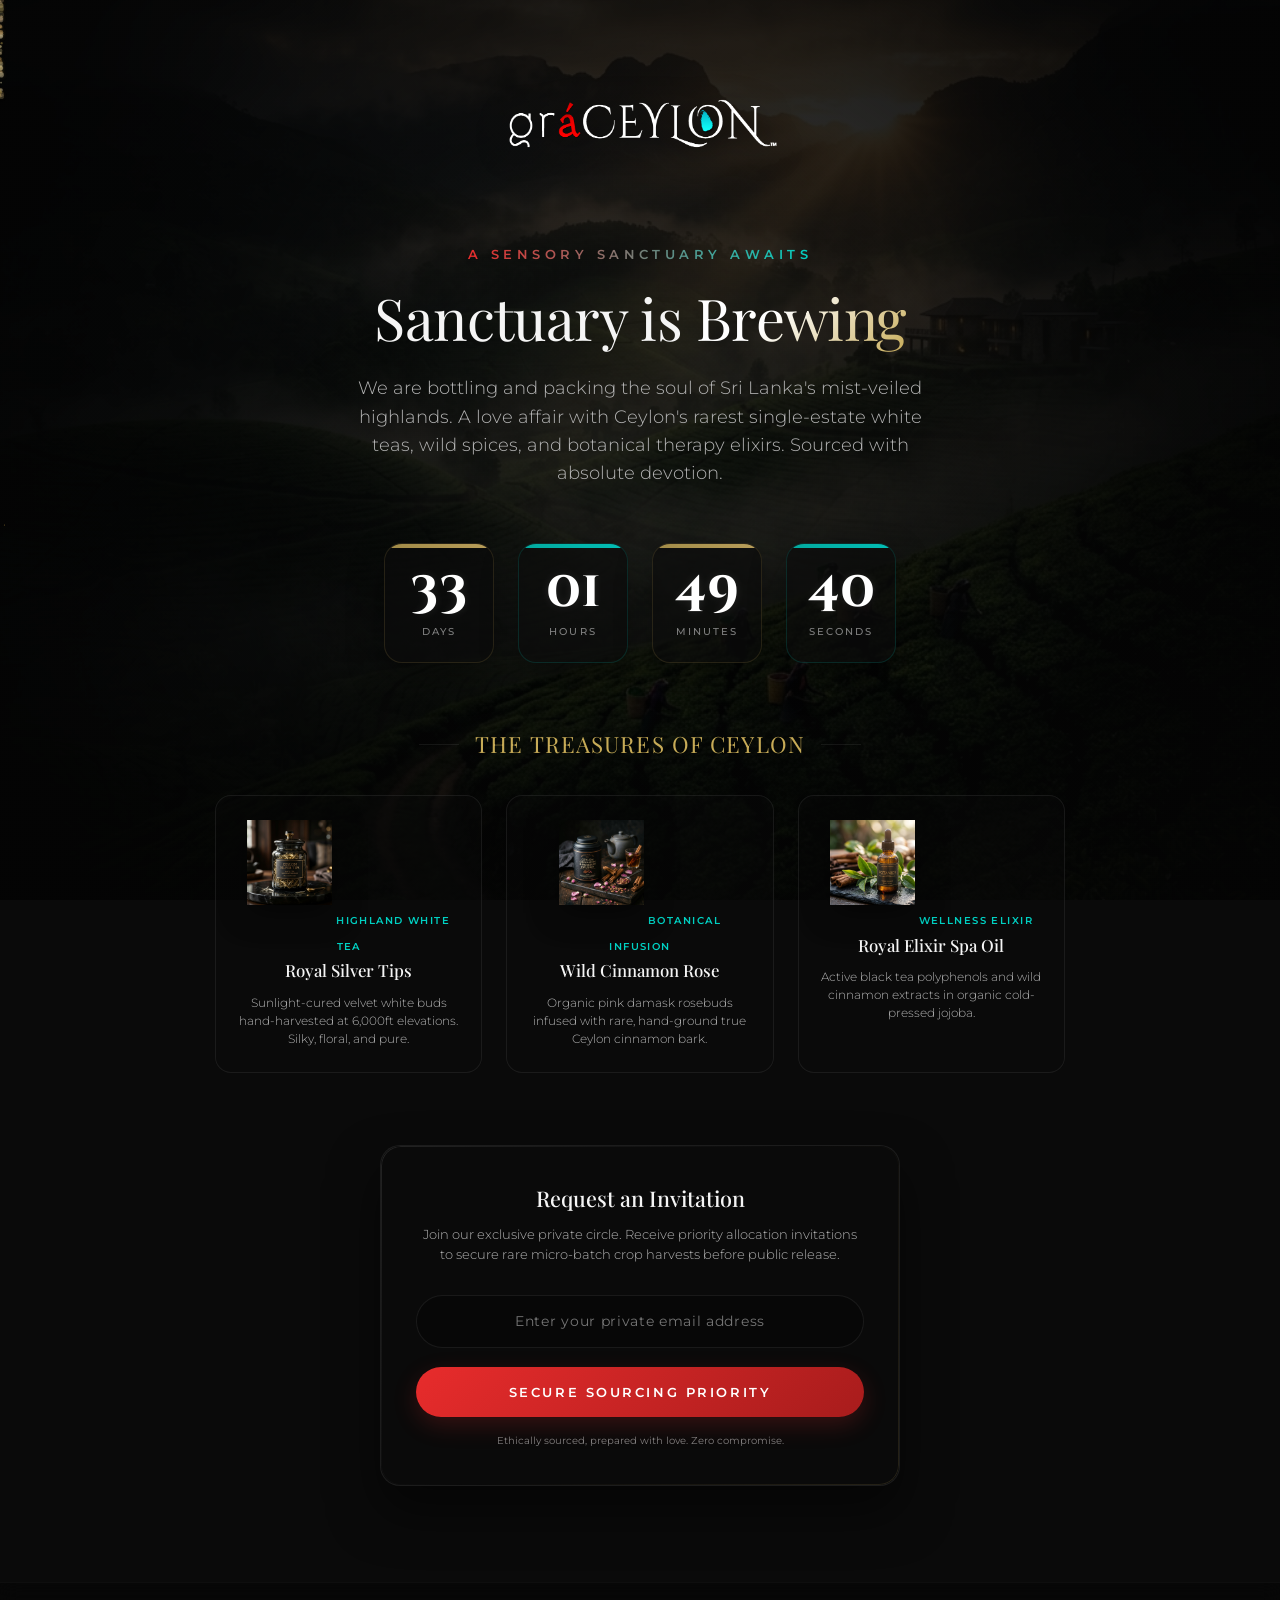
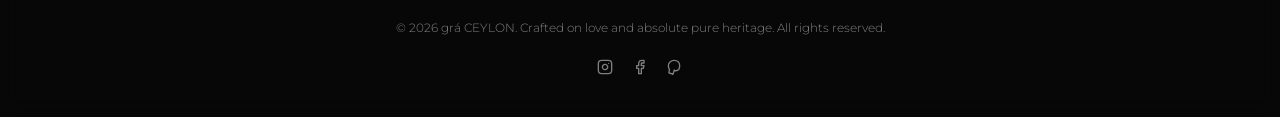
<file: index.html>
<!DOCTYPE html>
<html lang="en">

<head>
  <meta charset="UTF-8">
  <meta name="viewport" content="width=device-width, initial-scale=1.0">
  <title>grá CEYLON | Sanctuary is Brewing (Coming Soon)</title>

  <!-- SEO Meta Tags -->
  <meta name="description"
    content="A love affair with Ceylon's finest treasures. Indulge in ultra-luxury, single-origin Ceylon white teas, wild-harvested cinnamon infusions, and botanical wellness elixirs from Sri Lanka. Launching Summer 2026.">
  <meta name="keywords"
    content="Ceylon Tea, Silver Tips, Luxury Tea, Sri Lanka Tea, Cinnamon Infusion, Botanical Spa Oil, Wellness Ceylon, Premium Organic Tea, Coming Soon">
  <meta name="author" content="grá CEYLON">
  <meta name="robots" content="index, follow">

  <!-- Open Graph / Facebook -->
  <meta property="og:type" content="website">
  <meta property="og:title" content="grá CEYLON | Luxury Artisanal Tea & Botanical Wellness (Coming Soon)">
  <meta property="og:description"
    content="Savor rare Silver Tips tea, organic wild cinnamon infusion, and premium spa elements sourced ethically from the mist-covered mountains of Ceylon. Request priority launch invitation.">
  <meta property="og:image" content="assets/hero.png">

  <!-- Twitter -->
  <meta property="twitter:card" content="summary_large_image">
  <meta property="twitter:title" content="grá CEYLON | Luxury Artisanal Tea & Botanical Wellness (Coming Soon)">
  <meta property="twitter:description"
    content="Savor rare Silver Tips tea, organic wild cinnamon infusion, and premium spa elements sourced ethically from the mist-covered mountains of Ceylon. Request priority launch invitation.">
  <meta property="twitter:image" content="assets/hero.png">

  <!-- Favicon -->
  <link rel="icon" type="image/png" href="assets/favicon%20512x512.png">

  <!-- Core Stylesheet -->
  <link rel="stylesheet" href="coming-soon.css">

  <!-- Google tag (gtag.js) -->
  <script async src="https://www.googletagmanager.com/gtag/js?id=G-6PEPMF59YV"></script>
  <script>
    window.dataLayer = window.dataLayer || [];
    function gtag() { dataLayer.push(arguments); }
    gtag('js', new Date());

    gtag('config', 'G-6PEPMF59YV');
  </script>
</head>

<body>

  <!-- Ambient background elements -->
  <canvas id="particleCanvas"></canvas>
  <div class="hero-bg">
    <img src="assets/hero.png" alt="Misty morning light rising over lush emerald Sri Lankan tea estates">
  </div>
  <div class="bg-overlay"></div>

  <!-- Main Container -->
  <main class="container">

    <!-- Brand Logo (High-resolution Embedded SVG) -->
    <div class="logo-container">
      <img src="assets/logo.png" alt="grá CEYLON Logo" class="brand-logo" id="logoImg">
    </div>

    <!-- Intro Header Copy -->
    <header class="hero-content">
      <span class="tagline">A Sensory Sanctuary Awaits</span>
      <h1 class="headline">Sanctuary is <span class="gradient-text">Brewing</span></h1>
      <p class="description">
        We are bottling and packing the soul of Sri Lanka's mist-veiled highlands. A love affair with Ceylon's rarest
        single-estate white teas, wild spices, and botanical therapy elixirs. Sourced with absolute devotion.
      </p>
    </header>

    <!-- Elegant Countdown Clock -->
    <div class="timer-container" id="countdownTimer" aria-label="Countdown to launch">
      <div class="timer-plate" id="daysPlate">
        <span class="timer-digit" id="daysVal">00</span>
        <span class="timer-label">Days</span>
      </div>
      <div class="timer-plate" id="hoursPlate">
        <span class="timer-digit" id="hoursVal">00</span>
        <span class="timer-label">Hours</span>
      </div>
      <div class="timer-plate" id="minutesPlate">
        <span class="timer-digit" id="minutesVal">00</span>
        <span class="timer-label">Minutes</span>
      </div>
      <div class="timer-plate" id="secondsPlate">
        <span class="timer-digit" id="secondsVal">00</span>
        <span class="timer-label">Seconds</span>
      </div>
    </div>

    <!-- Teaser Preview of Signature Treasures -->
    <section class="teaser-section">
      <h2 class="teaser-title">The Treasures of Ceylon</h2>
      <div class="teaser-grid">
        <!-- Treasure 1 -->
        <article class="teaser-card" id="teaserSilverTips">
          <img src="assets/silver_tips.png" alt="Royal Silver Tips Jar Teaser">
          <span class="card-category">Highland White Tea</span>
          <h3 class="card-title">Royal Silver Tips</h3>
          <p class="card-desc">Sunlight-cured velvet white buds hand-harvested at 6,000ft elevations. Silky, floral, and
            pure.</p>
        </article>

        <!-- Treasure 2 -->
        <article class="teaser-card" id="teaserCinnamon">
          <img src="assets/cinnamon.png" alt="Wild Cinnamon Rose Tin Teaser">
          <span class="card-category">Botanical Infusion</span>
          <h3 class="card-title">Wild Cinnamon Rose</h3>
          <p class="card-desc">Organic pink damask rosebuds infused with rare, hand-ground true Ceylon cinnamon bark.
          </p>
        </article>

        <!-- Treasure 3 -->
        <article class="teaser-card" id="teaserWellnessOil">
          <img src="assets/wellness_oil.png" alt="Royal Elixir Spa Oil Teaser">
          <span class="card-category">Wellness Elixir</span>
          <h3 class="card-title">Royal Elixir Spa Oil</h3>
          <p class="card-desc">Active black tea polyphenols and wild cinnamon extracts in organic cold-pressed jojoba.
          </p>
        </article>
      </div>
    </section>

    <!-- Invitation Form & Membership Flip Card -->
    <section class="invitation-section" id="invitationSection">
      <div class="flip-card-inner">

        <!-- Front side: Form Capture -->
        <div class="flip-card-front">
          <div class="invite-panel">
            <h3 class="panel-title">Request an Invitation</h3>
            <p class="panel-desc">Join our exclusive private circle. Receive priority allocation invitations to secure
              rare micro-batch crop harvests before public release.</p>

            <form id="inviteForm">
              <div class="form-group">
                <input type="email" id="inviteEmail" class="invite-input" placeholder="Enter your private email address"
                  required aria-label="Email address for private circle">
              </div>
              <button type="submit" id="inviteSubmitBtn" class="invite-btn">Secure Sourcing Priority</button>
            </form>

            <p class="privacy-notice">Ethically sourced, prepared with love. Zero compromise.</p>
          </div>
        </div>

        <!-- Back side: Premium Membership Card -->
        <div class="flip-card-back">
          <div class="member-card">

            <div class="card-header">
              <img src="assets/logo.png" alt="grá CEYLON Logo" class="card-header-logo" id="cardLogoImg">
              <span class="tier-badge">Tasting Circle</span>
            </div>

            <div class="card-body">
              <p class="member-label">Tasting Room Dispatch Account</p>
              <p class="member-email" id="userCardEmail">dispatch@graceylon.com</p>

              <p class="member-label">Tasting Circle Priority ID</p>
              <p class="member-id" id="userCardId">GRA-2026-XXXX</p>
            </div>

            <!-- Beautiful Simulated Golden Wax Seal SVG -->
            <svg class="wax-seal-svg" viewBox="0 0 100 100" xmlns="http://www.w3.org/2000/svg">
              <!-- Outer dripping wax boundary -->
              <path d="M 50,5 C 25,5 5,20 5,45 C 5,65 15,90 40,95 C 65,100 95,85 95,55 C 95,25 75,5 50,5 Z"
                fill="#b08d3e" opacity="0.9" />
              <!-- Middle concentric wax ring -->
              <path d="M 50,12 C 29,12 12,27 12,48 C 12,65 20,83 42,88 C 64,93 88,80 88,52 C 88,27 71,12 50,12 Z"
                fill="#c5a85a" />
              <!-- Golden highlight textures -->
              <circle cx="50" cy="50" r="32" fill="#d9bf77" />
              <!-- grá CEYLON wordmark inside the seal -->
              <path
                d="M 50,22 C 34,22 22,34 22,50 C 22,66 34,78 50,78 C 66,78 78,66 78,50 C 78,34 66,22 50,22 Z M 50,72 C 38,72 28,62 28,50 C 28,38 38,28 50,28 C 62,28 72,38 72,50 C 72,62 62,72 50,72 Z"
                fill="#8b6819" opacity="0.3" />
              <!-- Initial 'g' in middle of seal -->
              <text x="50" y="62" font-family="'Playfair Display', serif" font-style="italic" font-weight="bold"
                font-size="34" fill="#6d4f10" text-anchor="middle">g</text>
            </svg>

            <div class="card-footer-info">
              <div class="footer-info-col">
                <span class="member-label">Registration Date</span>
                <span class="info-val" id="userCardDate">June 2026</span>
              </div>
              <div class="footer-info-col" style="margin-left: 2rem;">
                <span class="member-label">Allocation Tier</span>
                <span class="info-val">First Harvest Priority</span>
              </div>
            </div>

          </div>
        </div>

      </div>
    </section>

  </main>

  <!-- Footer Actions and Credits -->
  <footer>
    <div class="footer-content">
      <p class="copyright">&copy; 2026 grá CEYLON. Crafted on love and absolute pure heritage. All rights reserved.</p>


      <!-- Simple Premium Social links -->
      <div class="social-links">
        <a href="https://www.instagram.com/gra_ceylon/" target="_blank" rel="noopener noreferrer" aria-label="Instagram"
          class="social-link">
          <svg xmlns="http://www.w3.org/2000/svg" width="16" height="16" viewBox="0 0 24 24" fill="none"
            stroke="currentColor" stroke-width="2" stroke-linecap="round" stroke-linejoin="round">
            <rect width="20" height="20" x="2" y="2" rx="5" ry="5" />
            <path d="M16 11.37A4 4 0 1 1 12.63 8 4 4 0 0 1 16 11.37z" />
            <line x1="17.5" x2="17.51" y1="6.5" y2="6.5" />
          </svg>
        </a>
        <a href="https://www.facebook.com/graceylonproducts" target="_blank" rel="noopener noreferrer"
          aria-label="Facebook" class="social-link">
          <svg xmlns="http://www.w3.org/2000/svg" width="16" height="16" viewBox="0 0 24 24" fill="none"
            stroke="currentColor" stroke-width="2" stroke-linecap="round" stroke-linejoin="round">
            <path d="M18 2h-3a5 5 0 0 0-5 5v3H7v4h3v8h4v-8h3l1-4h-4V7a1 1 0 0 1 1-1h3z" />
          </svg>
        </a>
        <a href="#" aria-label="Pinterest" class="social-link">
          <svg xmlns="http://www.w3.org/2000/svg" width="16" height="16" viewBox="0 0 24 24" fill="none"
            stroke="currentColor" stroke-width="2" stroke-linecap="round" stroke-linejoin="round">
            <path
              d="M8 22a8.62 8.62 0 0 1-5.18-1.58c.24-1.39.63-3.13.91-4.44C3.12 14.88 2 12.83 2 10.15 2 5.56 5.86 2 10.75 2C15.64 2 19 5.39 19 9.8c0 4.96-2.58 7.84-5.75 7.84-1.05 0-2.03-.54-2.37-1.19l-.98 3.72c-.36 1.34-1.07 2.68-1.63 3.6A8.75 8.75 0 0 0 8 22z" />
          </svg>
        </a>
      </div>
    </div>
  </footer>

  <!-- Toasts container -->
  <div class="toast-container" id="toastContainer" aria-live="polite"></div>

  <!-- Interactive JavaScript -->
  <script src="coming-soon.js"></script>
</body>

</html>
</file>
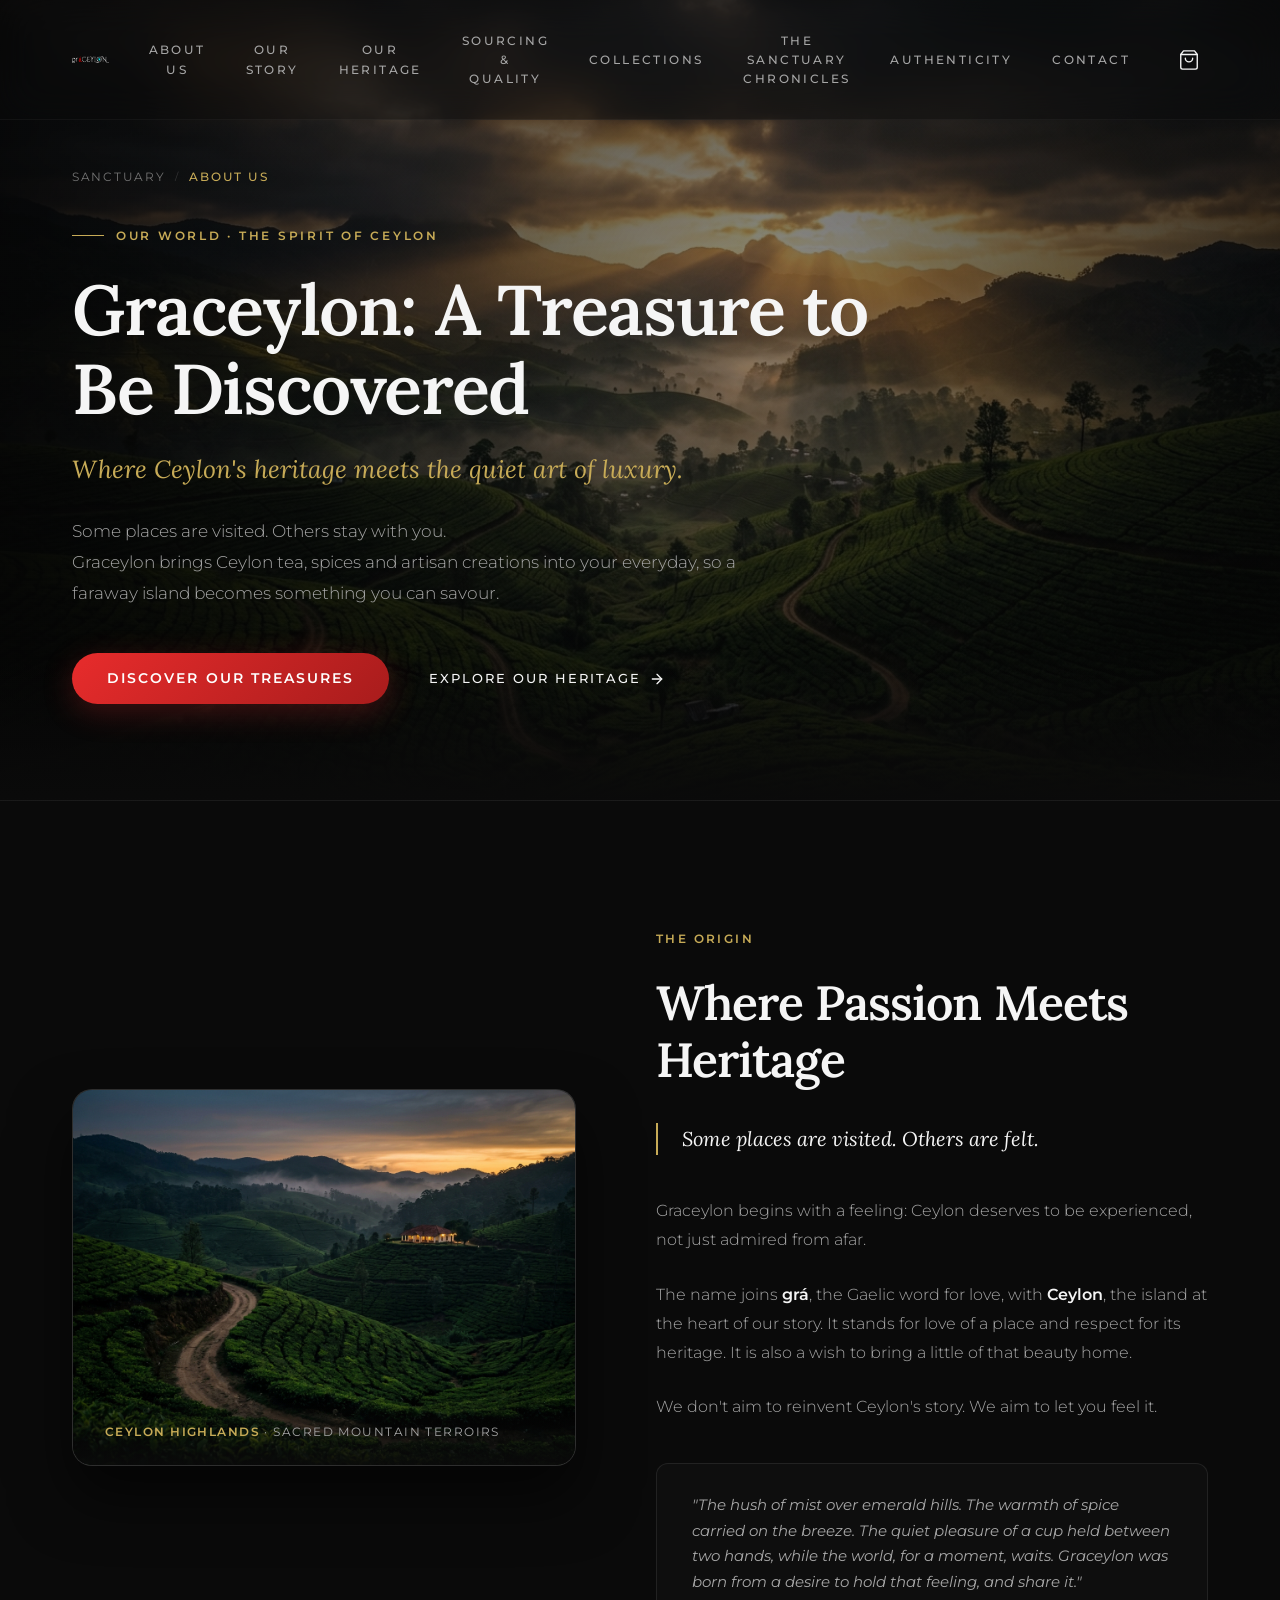
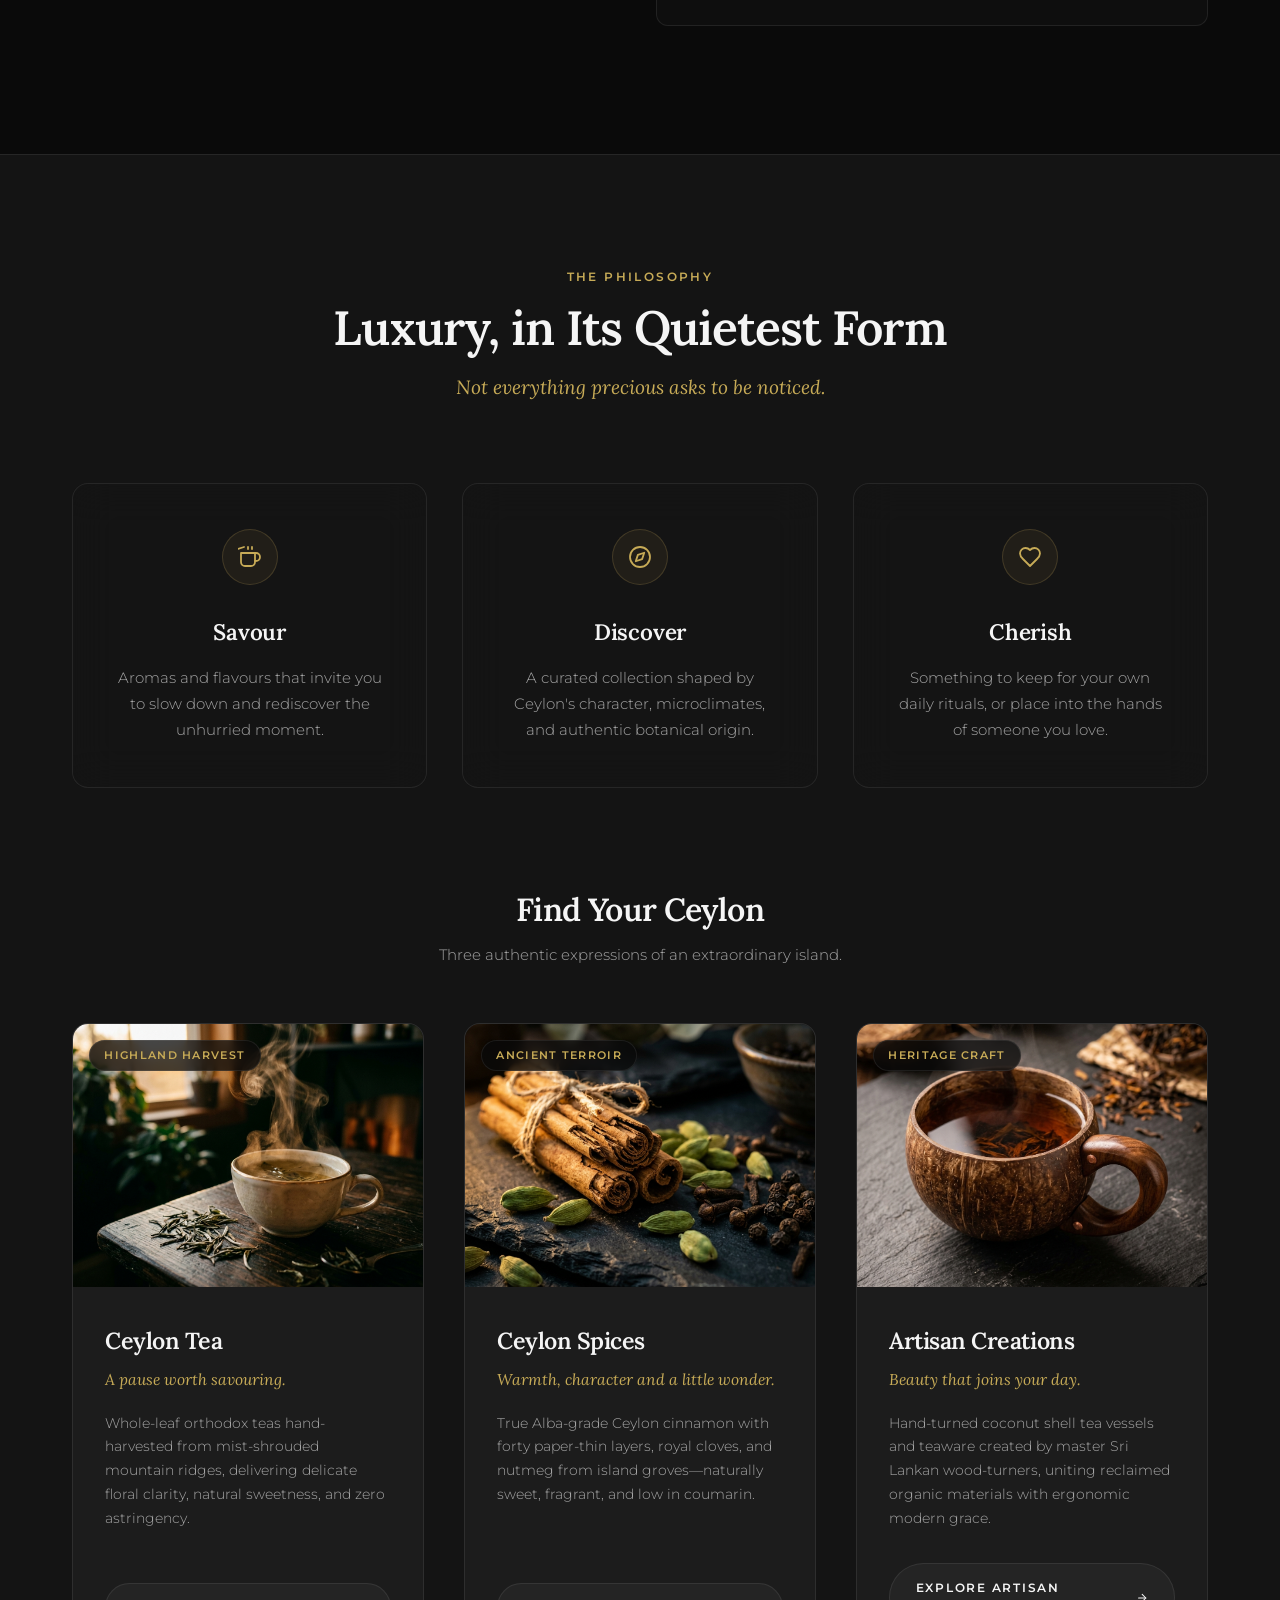
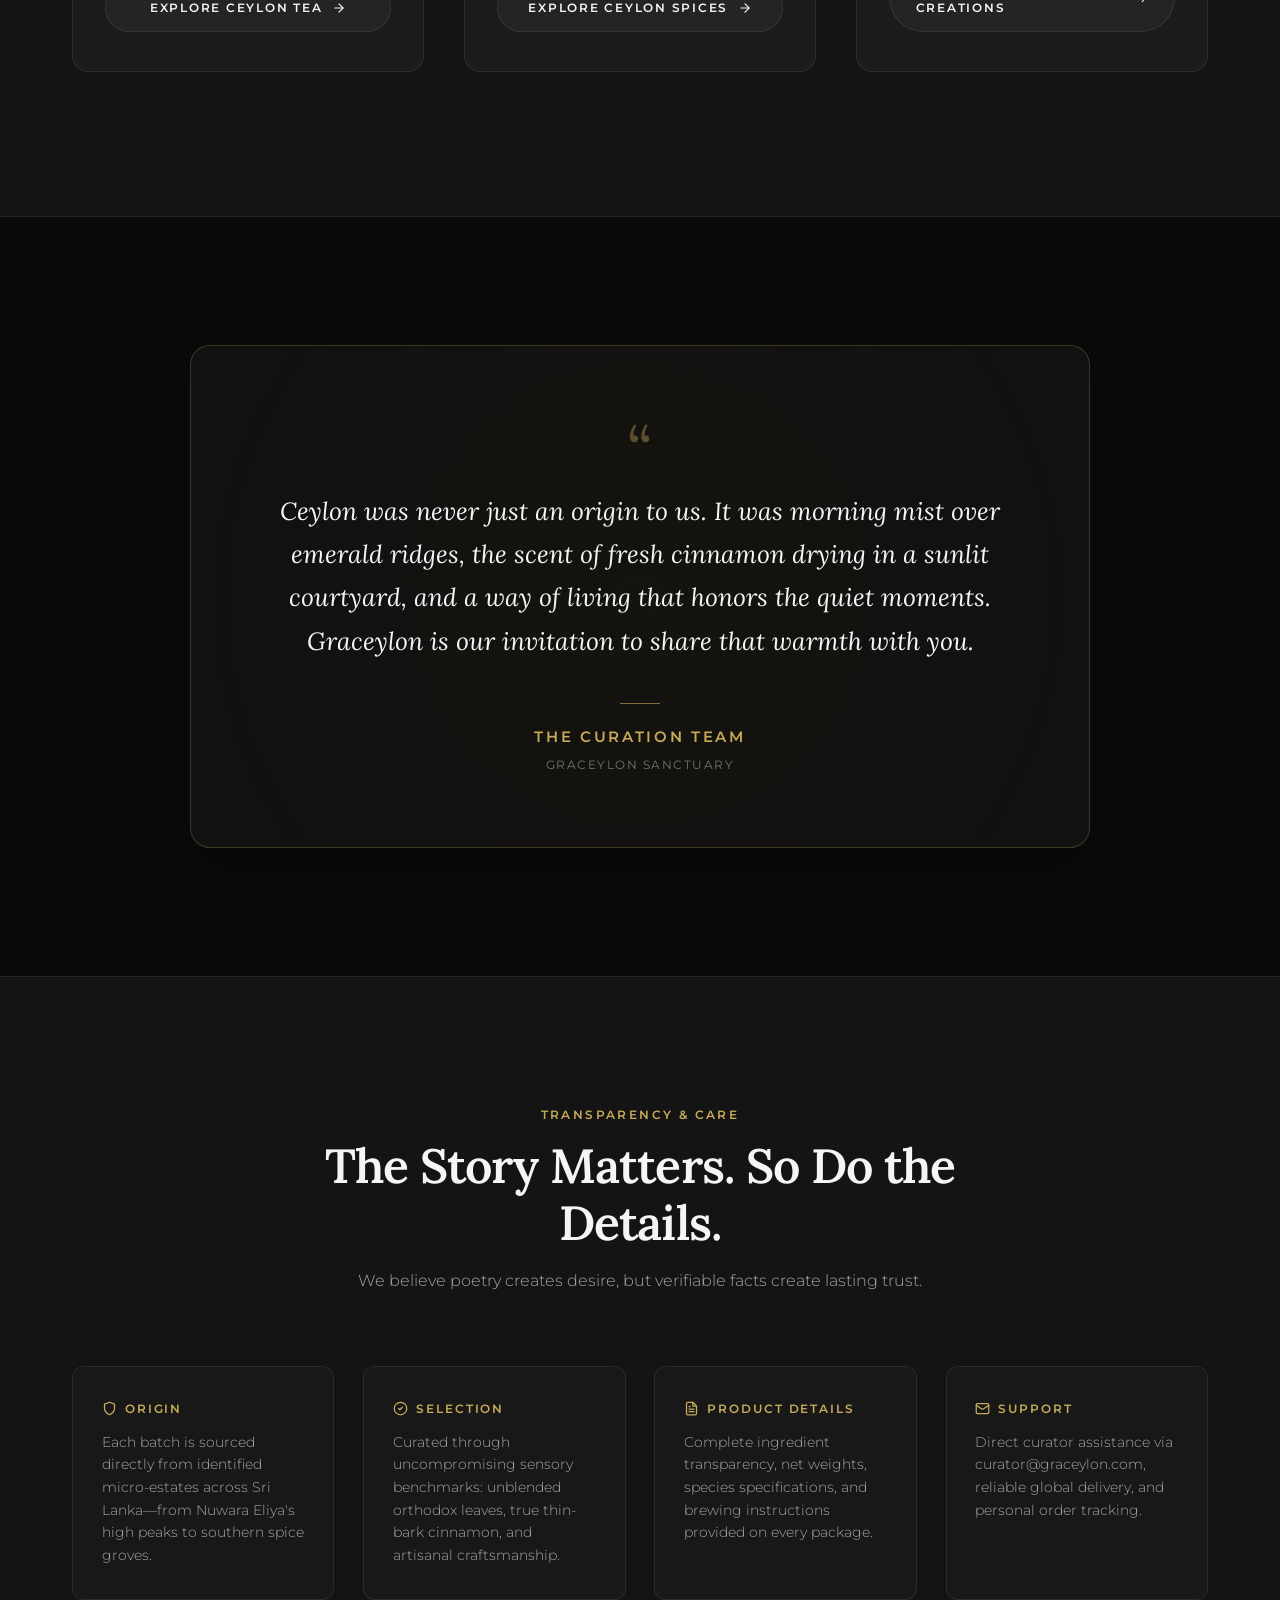
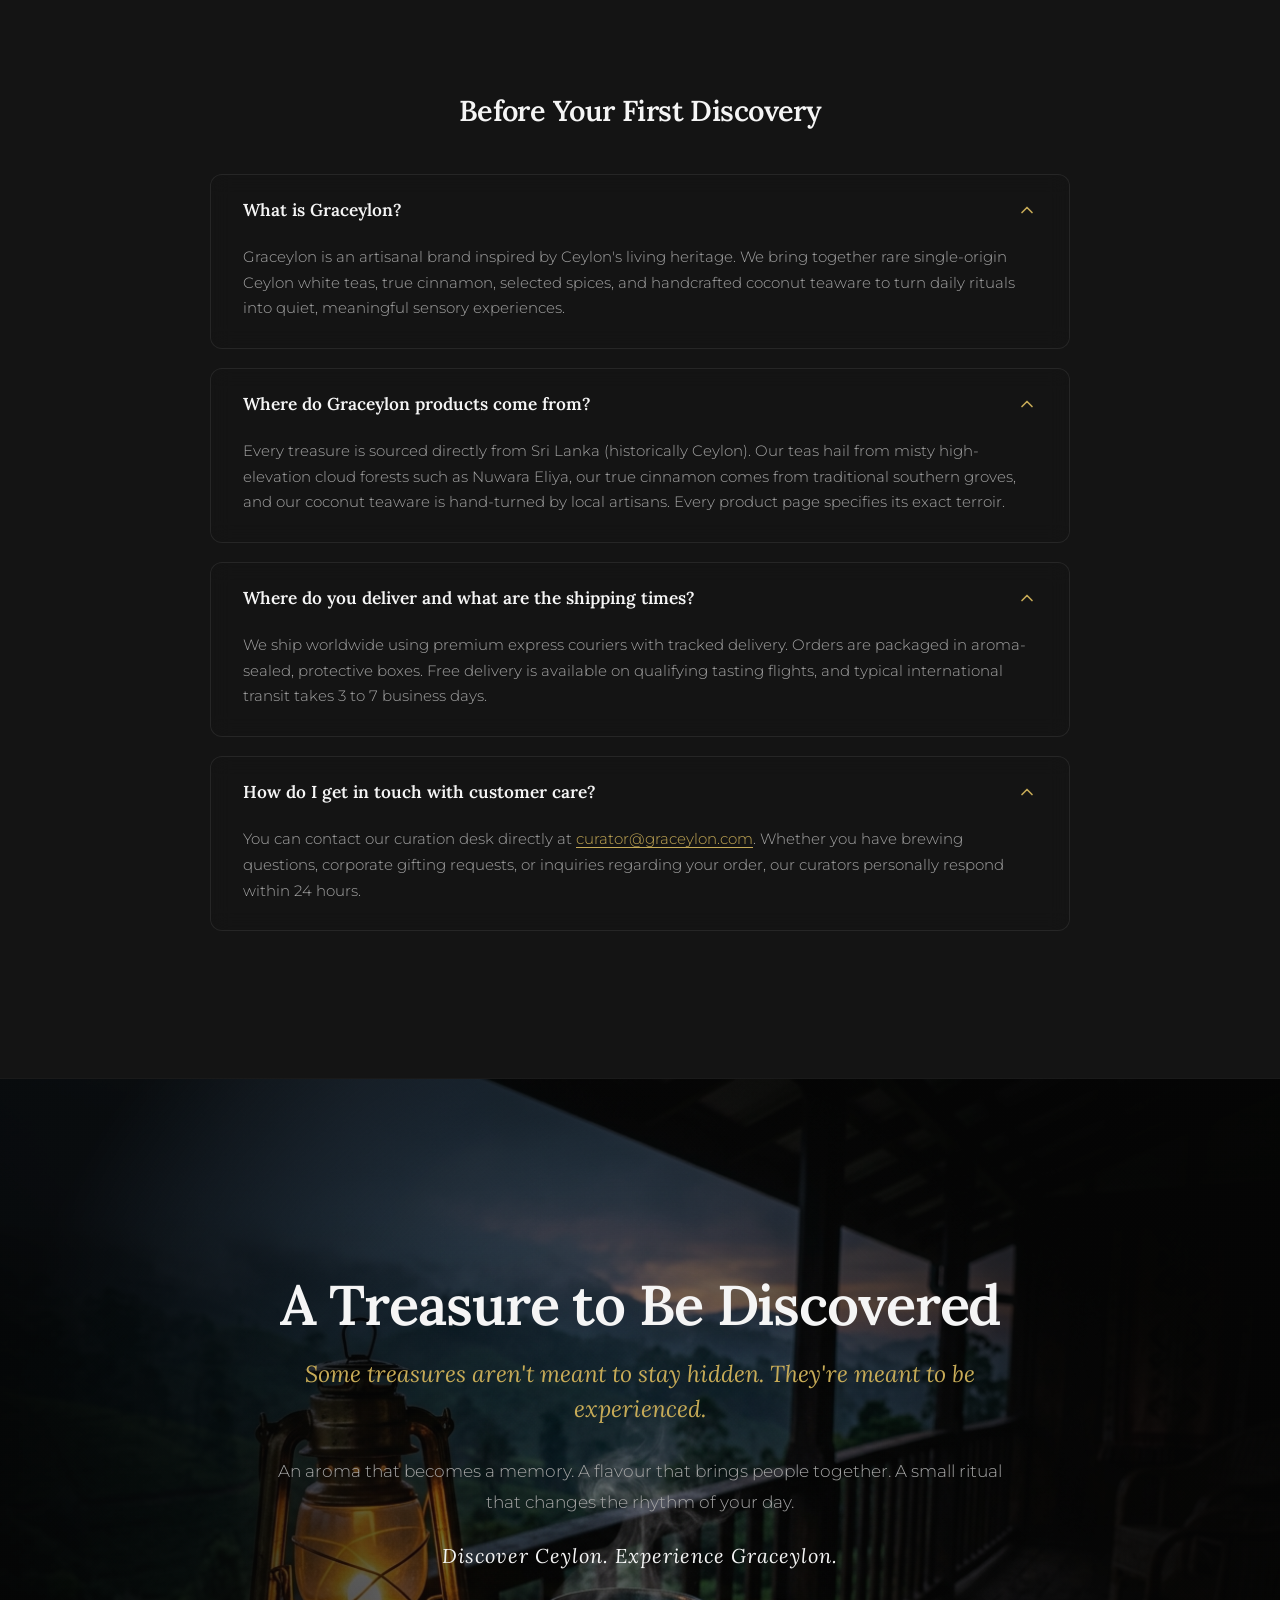
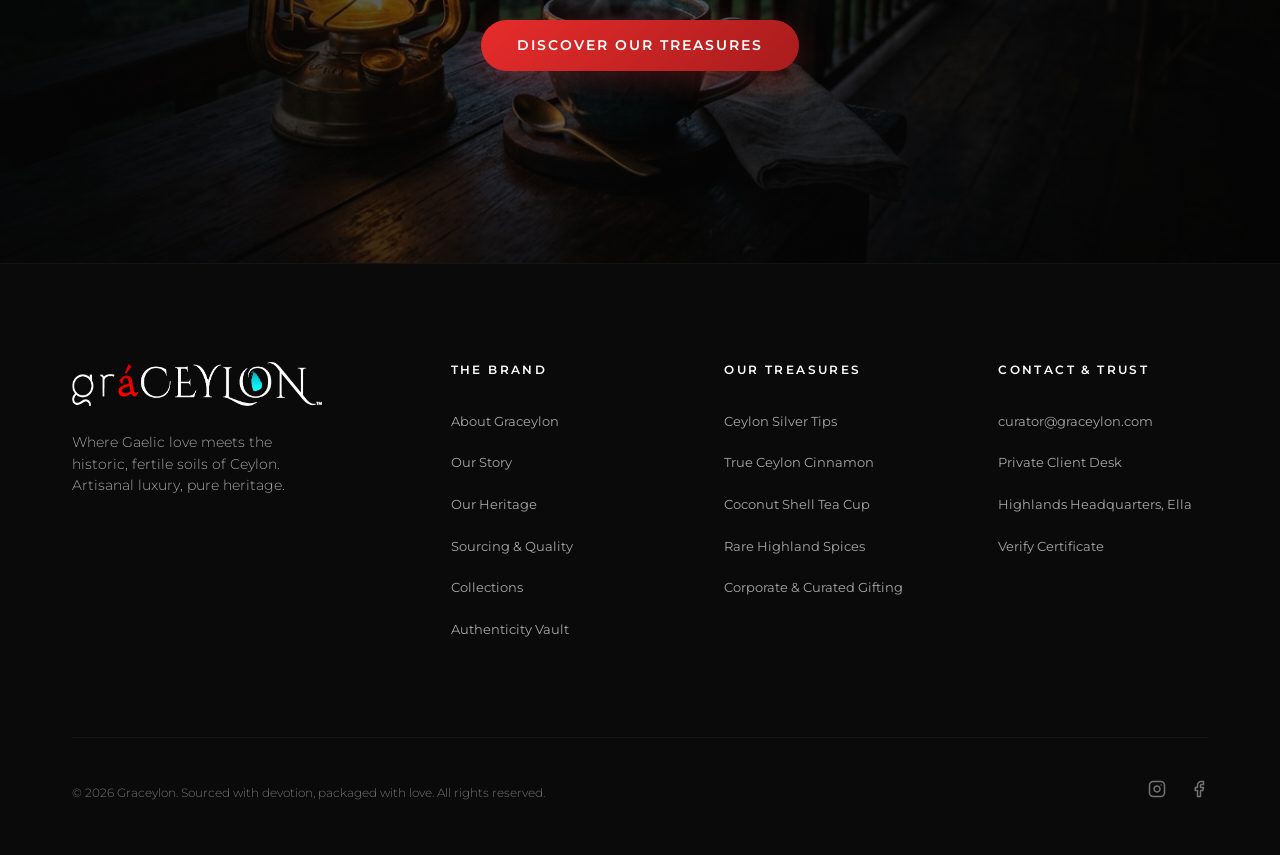
<file: Main/about.html>
<!DOCTYPE html>
<html lang="en">

<head>
  <meta charset="UTF-8">
  <meta name="viewport" content="width=device-width, initial-scale=1.0">
  <title>About Graceylon | Ceylon Tea, Spices &amp; Artisan Treasures</title>

  <!-- SEO Meta Tags -->
  <meta name="description"
    content="Discover Graceylon, a brand inspired by Ceylon's heritage. Explore tea, spices and artisan treasures that turn everyday rituals into experiences.">
  <meta name="keywords"
    content="Graceylon, Ceylon tea, Ceylon spices, Ceylon cinnamon, Ceylon heritage, Sri Lanka artisan creations, coconut shell cup, luxury tea ritual">
  <meta name="author" content="Graceylon">
  <meta name="robots" content="index, follow">

  <!-- Open Graph / Facebook -->
  <meta property="og:type" content="website">
  <meta property="og:title" content="Graceylon — A Treasure to Be Discovered">
  <meta property="og:description"
    content="More than products. Discover a Ceylon-inspired experience shaped by heritage, flavour, and the quiet art of luxury.">
  <meta property="og:image" content="assets/graceylon-ceylon-highlands-sunrise.jpg">
  <meta property="og:url" content="https://www.graceylon.com/about.html">

  <!-- Twitter Cards -->
  <meta name="twitter:card" content="summary_large_image">
  <meta name="twitter:title" content="Graceylon — A Treasure to Be Discovered">
  <meta name="twitter:description"
    content="More than products. Discover a Ceylon-inspired experience shaped by heritage, flavour, and the quiet art of luxury.">
  <meta name="twitter:image" content="assets/graceylon-ceylon-highlands-sunrise.jpg">

  <!-- Favicon -->
  <link rel="icon" type="image/png" href="assets/favicon 512x512.png">

  <!-- Core Stylesheet -->
  <link rel="stylesheet" href="index.css">

  <!-- Structured Data: Organization & AboutPage JSON-LD -->
  <script type="application/ld+json">
  {
    "@context": "https://schema.org",
    "@graph": [
      {
        "@type": "Organization",
        "@id": "https://www.graceylon.com/#organization",
        "name": "Graceylon",
        "url": "https://www.graceylon.com",
        "logo": "https://www.graceylon.com/assets/logo.png",
        "description": "Where Ceylon's heritage meets the quiet art of luxury. Artisanal Ceylon teas, true spices, and handcrafted lifestyle treasures.",
        "email": "curator@graceylon.com",
        "sameAs": [
          "https://www.instagram.com/gra_ceylon/",
          "https://www.facebook.com/graceylonproducts"
        ]
      },
      {
        "@type": "AboutPage",
        "@id": "https://www.graceylon.com/about.html#webpage",
        "url": "https://www.graceylon.com/about.html",
        "name": "About Graceylon | Ceylon Tea, Spices & Artisan Treasures",
        "description": "Discover Graceylon, a brand inspired by Ceylon's heritage. Explore tea, spices and artisan treasures that turn everyday rituals into experiences.",
        "isPartOf": {
          "@id": "https://www.graceylon.com/#website"
        },
        "breadcrumb": {
          "@type": "BreadcrumbList",
          "itemListElement": [
            {
              "@type": "ListItem",
              "position": 1,
              "name": "Sanctuary",
              "item": "https://www.graceylon.com/index.html"
            },
            {
              "@type": "ListItem",
              "position": 2,
              "name": "Our Story",
              "item": "https://www.graceylon.com/about.html"
            }
          ]
        }
      }
    ]
  }
  </script>

  <!-- About Page Custom Styles -->
  <style>
    /* ─── 1. HERO SECTION ─── */
    .about-hero {
      position: relative;
      min-height: 88vh;
      display: flex;
      flex-direction: column;
      justify-content: center;
      padding: calc(var(--header-height) + 3rem) 0 6rem 0;
      background: radial-gradient(circle at 60% 40%, rgba(10, 10, 10, 0.45) 0%, rgba(5, 5, 5, 0.95) 90%),
        url('assets/graceylon-ceylon-highlands-sunrise.jpg') no-repeat center center;
      background-size: cover;
      border-bottom: 1px solid var(--border-glass);
      overflow: hidden;
    }

    .about-hero::after {
      content: '';
      position: absolute;
      bottom: 0;
      left: 0;
      width: 100%;
      height: 140px;
      background: linear-gradient(to top, hsl(var(--bg-primary)) 0%, transparent 100%);
      pointer-events: none;
    }

    .about-hero-content {
      max-width: 820px;
      position: relative;
      z-index: 2;
    }

    .about-breadcrumbs {
      display: flex;
      align-items: center;
      gap: 0.6rem;
      margin-bottom: 2rem;
      font-size: 0.72rem;
      letter-spacing: 0.15em;
      text-transform: uppercase;
      color: hsl(var(--text-muted));
    }

    .about-breadcrumbs a {
      color: hsl(var(--text-muted));
      transition: var(--transition-fast);
    }

    .about-breadcrumbs a:hover {
      color: hsl(var(--accent-gold));
    }

    .about-breadcrumbs .breadcrumb-sep {
      opacity: 0.4;
      font-size: 0.65rem;
    }

    .about-breadcrumbs .current {
      color: hsl(var(--accent-gold));
      font-weight: 500;
    }

    .about-hero-eyebrow {
      display: inline-flex;
      align-items: center;
      gap: 0.75rem;
      font-size: 0.78rem;
      letter-spacing: 0.22em;
      text-transform: uppercase;
      color: hsl(var(--accent-gold));
      font-weight: 600;
      margin-bottom: 1.5rem;
    }

    .about-hero-eyebrow::before {
      content: '';
      display: inline-block;
      width: 32px;
      height: 1px;
      background: hsl(var(--accent-gold));
    }

    .about-hero-title {
      font-family: var(--font-serif);
      font-size: clamp(2.4rem, 5.5vw, 4.4rem);
      font-weight: 600;
      line-height: 1.12;
      margin-bottom: 1.5rem;
      letter-spacing: -0.02em;
      color: hsl(var(--text-primary));
    }

    .about-hero-subtitle {
      font-family: var(--font-serif);
      font-size: clamp(1.15rem, 2.2vw, 1.55rem);
      font-style: italic;
      color: hsl(var(--accent-gold));
      font-weight: 400;
      margin-bottom: 1.8rem;
      display: block;
      line-height: 1.45;
    }

    .about-hero-lead {
      font-size: clamp(1rem, 1.3vw, 1.15rem);
      color: hsl(var(--text-secondary));
      line-height: 1.85;
      max-width: 680px;
      margin-bottom: 2.8rem;
      font-weight: 300;
    }

    .about-hero-actions {
      display: flex;
      align-items: center;
      gap: 1.5rem;
      flex-wrap: wrap;
    }

    .about-hero-actions .btn-link {
      color: hsl(var(--text-primary));
      font-size: 0.82rem;
      letter-spacing: 0.15em;
      text-transform: uppercase;
      font-weight: 500;
      display: inline-flex;
      align-items: center;
      gap: 0.5rem;
      transition: var(--transition-fast);
      padding: 0.8rem 1rem;
    }

    .about-hero-actions .btn-link:hover {
      color: hsl(var(--accent-gold));
      transform: translateX(4px);
    }

    /* ─── 2. OUR STORY SECTION ─── */
    .story-editorial-section {
      padding: 8rem 0;
      background: hsl(var(--bg-primary));
      position: relative;
    }

    .story-editorial-grid {
      display: grid;
      grid-template-columns: 1.05fr 1.15fr;
      gap: 5rem;
      align-items: center;
    }

    .story-image-frame {
      position: relative;
      border-radius: 20px;
      overflow: hidden;
      border: 1px solid var(--border-glass);
      box-shadow: 0 30px 60px rgba(0, 0, 0, 0.6);
      background: hsl(var(--bg-card));
    }

    .story-image-frame img {
      width: 100%;
      height: 100%;
      object-fit: cover;
      display: block;
      transition: transform 0.8s cubic-bezier(0.16, 1, 0.3, 1);
    }

    .story-image-frame:hover img {
      transform: scale(1.03);
    }

    .story-image-caption {
      position: absolute;
      bottom: 0;
      left: 0;
      width: 100%;
      padding: 1.5rem 2rem;
      background: linear-gradient(to top, rgba(10, 10, 10, 0.95) 0%, transparent 100%);
      font-size: 0.75rem;
      letter-spacing: 0.12em;
      text-transform: uppercase;
      color: hsl(var(--text-secondary));
    }

    .story-image-caption span {
      color: hsl(var(--accent-gold));
      font-weight: 600;
    }

    .story-editorial-content {
      display: flex;
      flex-direction: column;
      gap: 1.6rem;
    }

    .section-eyebrow {
      font-size: 0.75rem;
      letter-spacing: 0.2em;
      text-transform: uppercase;
      color: hsl(var(--accent-gold));
      font-weight: 600;
      display: block;
    }

    .section-title {
      font-family: var(--font-serif);
      font-size: clamp(2rem, 3.8vw, 3rem);
      line-height: 1.2;
      color: hsl(var(--text-primary));
      font-weight: 600;
      letter-spacing: -0.02em;
    }

    .section-quote-intro {
      font-family: var(--font-serif);
      font-size: 1.25rem;
      font-style: italic;
      color: hsl(var(--text-primary));
      border-left: 2px solid hsl(var(--accent-gold));
      padding-left: 1.5rem;
      margin: 0.5rem 0 1rem 0;
      line-height: 1.6;
    }

    .story-editorial-content p {
      font-size: 0.98rem;
      line-height: 1.85;
      color: hsl(var(--text-secondary));
      font-weight: 300;
    }

    .story-editorial-content p strong {
      color: hsl(var(--text-primary));
      font-weight: 600;
    }

    .story-highlight-box {
      margin-top: 1rem;
      padding: 1.8rem 2.2rem;
      background: rgba(255, 255, 255, 0.02);
      border: 1px solid var(--border-glass);
      border-radius: 12px;
      font-size: 0.92rem;
      line-height: 1.75;
      color: hsl(var(--text-secondary));
      font-style: italic;
    }

    /* ─── 3. THE EXPERIENCE & TREASURES ─── */
    .experience-section {
      padding: 7rem 0 9rem 0;
      background: hsl(var(--bg-secondary));
      border-top: 1px solid var(--border-glass);
      border-bottom: 1px solid var(--border-glass);
      position: relative;
    }

    .experience-header {
      text-align: center;
      max-width: 760px;
      margin: 0 auto 5rem auto;
    }

    .experience-header .section-title {
      margin: 0.8rem 0 1rem 0;
    }

    .experience-header-subtitle {
      font-family: var(--font-serif);
      font-size: 1.2rem;
      font-style: italic;
      color: hsl(var(--accent-gold));
    }

    /* 3 Experience Pillars */
    .pillars-grid {
      display: grid;
      grid-template-columns: repeat(3, 1fr);
      gap: 2.2rem;
      margin-bottom: 6rem;
    }

    .pillar-card {
      padding: 2.8rem 2.4rem;
      background: var(--bg-glass);
      backdrop-filter: blur(20px);
      -webkit-backdrop-filter: blur(20px);
      border: 1px solid var(--border-glass);
      border-radius: 16px;
      text-align: center;
      transition: var(--transition-smooth);
      display: flex;
      flex-direction: column;
      align-items: center;
      position: relative;
    }

    .pillar-card::before {
      content: '';
      position: absolute;
      top: 0;
      left: 50%;
      transform: translateX(-50%);
      width: 40px;
      height: 2px;
      background: hsl(var(--accent-gold));
      opacity: 0;
      transition: var(--transition-smooth);
    }

    .pillar-card:hover {
      transform: translateY(-6px);
      border-color: rgba(197, 168, 90, 0.35);
      background: rgba(255, 255, 255, 0.03);
    }

    .pillar-card:hover::before {
      opacity: 1;
      width: 70px;
    }

    .pillar-icon-box {
      width: 56px;
      height: 56px;
      border-radius: 50%;
      display: flex;
      align-items: center;
      justify-content: center;
      background: rgba(197, 168, 90, 0.08);
      color: hsl(var(--accent-gold));
      margin-bottom: 1.8rem;
      border: 1px solid rgba(197, 168, 90, 0.2);
    }

    .pillar-card-title {
      font-family: var(--font-serif);
      font-size: 1.4rem;
      font-weight: 600;
      color: hsl(var(--text-primary));
      margin-bottom: 1rem;
      letter-spacing: -0.01em;
    }

    .pillar-card-desc {
      font-size: 0.94rem;
      line-height: 1.7;
      color: hsl(var(--text-secondary));
      font-weight: 300;
    }

    /* Subhead: Find Your Ceylon */
    .find-ceylon-header {
      text-align: center;
      margin-bottom: 3.5rem;
    }

    .find-ceylon-header h3 {
      font-family: var(--font-serif);
      font-size: 2rem;
      color: hsl(var(--text-primary));
      font-weight: 600;
    }

    .find-ceylon-header p {
      font-size: 0.95rem;
      color: hsl(var(--text-secondary));
      margin-top: 0.5rem;
    }

    /* Treasures Cards */
    .treasures-grid {
      display: grid;
      grid-template-columns: repeat(3, 1fr);
      gap: 2.5rem;
    }

    .treasure-card {
      border-radius: 16px;
      overflow: hidden;
      background: hsl(var(--bg-card));
      border: 1px solid var(--border-glass);
      display: flex;
      flex-direction: column;
      transition: var(--transition-smooth);
    }

    .treasure-card:hover {
      transform: translateY(-8px);
      border-color: rgba(255, 255, 255, 0.2);
      box-shadow: 0 20px 40px rgba(0, 0, 0, 0.6);
    }

    .treasure-image-wrap {
      position: relative;
      aspect-ratio: 4 / 3;
      overflow: hidden;
      background: #0d0d0d;
    }

    .treasure-image-wrap img {
      width: 100%;
      height: 100%;
      object-fit: cover;
      transition: transform 0.7s cubic-bezier(0.16, 1, 0.3, 1);
    }

    .treasure-card:hover .treasure-image-wrap img {
      transform: scale(1.06);
    }

    .treasure-category-badge {
      position: absolute;
      top: 1rem;
      left: 1rem;
      padding: 0.35rem 0.9rem;
      border-radius: 50px;
      background: rgba(10, 10, 10, 0.75);
      backdrop-filter: blur(8px);
      border: 1px solid var(--border-glass);
      font-size: 0.68rem;
      letter-spacing: 0.12em;
      text-transform: uppercase;
      color: hsl(var(--accent-gold));
      font-weight: 600;
    }

    .treasure-content {
      padding: 2.2rem 2rem 2.4rem 2rem;
      display: flex;
      flex-direction: column;
      flex-grow: 1;
    }

    .treasure-title {
      font-family: var(--font-serif);
      font-size: 1.45rem;
      color: hsl(var(--text-primary));
      margin-bottom: 0.5rem;
    }

    .treasure-tagline {
      font-family: var(--font-serif);
      font-style: italic;
      color: hsl(var(--accent-gold));
      font-size: 0.98rem;
      margin-bottom: 1.2rem;
    }

    .treasure-desc {
      font-size: 0.88rem;
      line-height: 1.7;
      color: hsl(var(--text-secondary));
      margin-bottom: 2rem;
      flex-grow: 1;
      font-weight: 300;
    }

    .treasure-btn {
      width: 100%;
      padding: 0.85rem 1.6rem;
      font-size: 0.78rem;
      letter-spacing: 0.14em;
      text-transform: uppercase;
      font-weight: 600;
      border-radius: 50px;
      display: inline-flex;
      align-items: center;
      justify-content: center;
      gap: 0.6rem;
      transition: var(--transition-fast);
      border: 1px solid var(--border-glass);
      background: rgba(255, 255, 255, 0.04);
      color: hsl(var(--text-primary));
    }

    .treasure-btn:hover {
      background: white;
      color: black;
      border-color: white;
      transform: translateY(-2px);
      box-shadow: 0 8px 20px rgba(255, 255, 255, 0.15);
    }

    .treasure-btn svg {
      transition: transform 0.2s ease;
    }

    .treasure-btn:hover svg {
      transform: translateX(4px);
    }

    /* ─── 4. FOUNDER NOTE SECTION ─── */
    .founder-section {
      padding: 8rem 0;
      background: hsl(var(--bg-primary));
      position: relative;
    }

    .founder-card {
      max-width: 900px;
      margin: 0 auto;
      padding: 4.5rem 4rem;
      border-radius: 20px;
      background: radial-gradient(circle at center, rgba(197, 168, 90, 0.06) 0%, rgba(20, 20, 20, 0.75) 85%);
      border: 1px solid rgba(197, 168, 90, 0.25);
      position: relative;
      text-align: center;
      box-shadow: 0 25px 60px rgba(0, 0, 0, 0.4);
    }

    .founder-quote-symbol {
      font-family: var(--font-serif);
      font-size: 4rem;
      line-height: 1;
      color: hsl(var(--accent-gold));
      opacity: 0.4;
      margin-bottom: 0.5rem;
      display: block;
    }

    .founder-quote-text {
      font-family: var(--font-serif);
      font-size: clamp(1.2rem, 2vw, 1.55rem);
      font-style: italic;
      line-height: 1.75;
      color: hsl(var(--text-primary));
      margin-bottom: 2.5rem;
      font-weight: 400;
    }

    .founder-meta {
      display: flex;
      flex-direction: column;
      align-items: center;
      gap: 0.35rem;
    }

    .founder-meta-divider {
      width: 40px;
      height: 1px;
      background: hsl(var(--accent-gold));
      margin-bottom: 1rem;
      opacity: 0.6;
    }

    .founder-name {
      font-size: 0.92rem;
      letter-spacing: 0.18em;
      text-transform: uppercase;
      font-weight: 600;
      color: hsl(var(--accent-gold));
    }

    .founder-role {
      font-size: 0.78rem;
      letter-spacing: 0.12em;
      text-transform: uppercase;
      color: hsl(var(--text-muted));
    }

    /* ─── 5. TRUST & FAQ SECTION ─── */
    .trust-faq-section {
      padding: 8rem 0;
      background: hsl(var(--bg-secondary));
      border-top: 1px solid var(--border-glass);
    }

    .trust-header {
      text-align: center;
      max-width: 720px;
      margin: 0 auto 4.5rem auto;
    }

    .trust-header .section-title {
      margin: 0.8rem 0 1rem 0;
    }

    /* Trust Pillars Strip */
    .trust-details-grid {
      display: grid;
      grid-template-columns: repeat(4, 1fr);
      gap: 1.8rem;
      margin-bottom: 5.5rem;
    }

    .trust-detail-item {
      padding: 2rem 1.8rem;
      border-radius: 12px;
      background: rgba(255, 255, 255, 0.02);
      border: 1px solid var(--border-glass);
      transition: var(--transition-fast);
    }

    .trust-detail-item:hover {
      border-color: rgba(255, 255, 255, 0.15);
      background: rgba(255, 255, 255, 0.04);
    }

    .trust-item-label {
      font-size: 0.75rem;
      letter-spacing: 0.16em;
      text-transform: uppercase;
      font-weight: 600;
      color: hsl(var(--accent-gold));
      margin-bottom: 0.8rem;
      display: flex;
      align-items: center;
      gap: 0.5rem;
    }

    .trust-item-text {
      font-size: 0.86rem;
      line-height: 1.65;
      color: hsl(var(--text-secondary));
      font-weight: 300;
    }

    /* FAQ Block */
    .faq-container {
      max-width: 860px;
      margin: 0 auto;
    }

    .faq-block-title {
      font-family: var(--font-serif);
      font-size: 1.8rem;
      color: hsl(var(--text-primary));
      text-align: center;
      margin-bottom: 2.5rem;
      font-weight: 600;
    }

    .faq-item {
      background: var(--bg-glass);
      backdrop-filter: blur(10px);
      border: 1px solid var(--border-glass);
      border-radius: 12px;
      margin-bottom: 1.2rem;
      overflow: hidden;
      transition: var(--transition-fast);
    }

    .faq-item:hover {
      border-color: rgba(255, 255, 255, 0.18);
    }

    .faq-question {
      width: 100%;
      text-align: left;
      background: none;
      border: none;
      padding: 1.5rem 2rem;
      color: hsl(var(--text-primary));
      font-family: var(--font-serif);
      font-size: 1.08rem;
      font-weight: 600;
      display: flex;
      justify-content: space-between;
      align-items: center;
      cursor: pointer;
      gap: 1rem;
    }

    .faq-question:focus {
      outline: none;
    }

    .faq-icon {
      width: 20px;
      height: 20px;
      transition: transform 0.3s ease;
      color: hsl(var(--accent-gold));
      flex-shrink: 0;
    }

    .faq-item.active .faq-icon {
      transform: rotate(180deg);
    }

    .faq-answer {
      max-height: 0;
      overflow: hidden;
      transition: max-height 0.4s cubic-bezier(0.16, 1, 0.3, 1), padding 0.3s ease;
      padding: 0 2rem;
      color: hsl(var(--text-secondary));
      font-size: 0.92rem;
      line-height: 1.75;
      font-weight: 300;
    }

    .faq-item.active .faq-answer {
      padding: 0 2rem 1.6rem 2rem;
      max-height: 280px;
    }

    .faq-answer a {
      color: hsl(var(--accent-gold));
      text-decoration: underline;
      text-underline-offset: 3px;
    }

    /* ─── 6. CLOSING INVITATION SECTION ─── */
    .closing-invitation-section {
      position: relative;
      padding: 12rem 0;
      background: radial-gradient(circle at center, rgba(10, 10, 10, 0.4) 0%, rgba(5, 5, 5, 0.94) 85%),
        url('assets/graceylon-evening-invitation.jpg') no-repeat center center;
      background-size: cover;
      text-align: center;
      border-top: 1px solid var(--border-glass);
      overflow: hidden;
    }

    .closing-invitation-content {
      max-width: 760px;
      margin: 0 auto;
      position: relative;
      z-index: 2;
    }

    .closing-invitation-content .section-title {
      font-size: clamp(2.2rem, 4.5vw, 3.5rem);
      margin-bottom: 1.2rem;
    }

    .closing-quote {
      font-family: var(--font-serif);
      font-size: clamp(1.15rem, 2vw, 1.45rem);
      font-style: italic;
      color: hsl(var(--accent-gold));
      margin-bottom: 1.8rem;
      line-height: 1.5;
    }

    .closing-prose {
      font-size: 1.05rem;
      line-height: 1.85;
      color: hsl(var(--text-secondary));
      margin-bottom: 1.4rem;
      font-weight: 300;
    }

    .closing-tagline {
      font-family: var(--font-serif);
      font-size: 1.25rem;
      font-style: italic;
      color: hsl(var(--text-primary));
      margin-bottom: 3rem;
      display: block;
      letter-spacing: 0.05em;
    }

    /* ─── RESPONSIVE RULES ─── */
    @media (max-width: 1024px) {
      .story-editorial-grid {
        grid-template-columns: 1fr;
        gap: 4rem;
      }

      .pillars-grid,
      .treasures-grid {
        grid-template-columns: 1fr;
        gap: 2rem;
      }

      .trust-details-grid {
        grid-template-columns: repeat(2, 1fr);
      }
    }

    @media (max-width: 768px) {
      .about-hero {
        padding: 10rem 0 5rem 0;
        min-height: auto;
      }

      .founder-card {
        padding: 3rem 1.8rem;
      }

      .trust-details-grid {
        grid-template-columns: 1fr;
        gap: 1.2rem;
      }

      .faq-question {
        padding: 1.2rem 1.5rem;
        font-size: 1rem;
      }

      .faq-answer,
      .faq-item.active .faq-answer {
        padding: 0 1.5rem 1.4rem 1.5rem;
      }
    }
  </style>
</head>

<body>

  <!-- --- HEADER / NAVIGATION --- -->
  <header class="header" id="mainHeader">
    <div class="container">
      <div class="logo-wrapper">
        <a href="index.html" aria-label="Graceylon Home">
          <img src="assets/logo.png" alt="Graceylon Logo" class="brand-logo-svg" id="headerLogo">
        </a>
      </div>

      <nav aria-label="Main Navigation">
        <ul class="nav-links" id="navLinks">
          <li><a href="about.html" class="nav-link active" id="navLinkAbout">About Us</a></li>
          <li><a href="story.html" class="nav-link" id="navLinkStory">Our Story</a></li>
          <li><a href="heritage.html" class="nav-link" id="navLinkHeritage">Our Heritage</a></li>
          <li><a href="sourcing.html" class="nav-link" id="navLinkSourcing">Sourcing &amp; Quality</a></li>
          <li><a href="collections.html" class="nav-link" id="navLinkCollections">Collections</a></li>
          <li><a href="sanctuary-chronicles.html" class="nav-link" id="navLinkBlog">The Sanctuary Chronicles</a></li>
          <li><a href="verify.html" class="nav-link" id="navLinkVerify">Authenticity</a></li>
          <li><a href="contact.html" class="nav-link" id="navLinkContact">Contact</a></li>
        </ul>
      </nav>

      <div class="nav-actions">
        <!-- Interactive Cart Trigger Button -->
        <button class="cart-icon-btn" id="cartOpenBtn" aria-label="Open Shopping Cart" aria-haspopup="dialog">
          <svg xmlns="http://www.w3.org/2000/svg" width="22" height="22" viewBox="0 0 24 24" fill="none"
            stroke="currentColor" stroke-width="1.5" stroke-linecap="round" stroke-linejoin="round">
            <path d="M6 2 3 6v14a2 2 0 0 0 2 2h14a2 2 0 0 0 2-2V6l-3-4Z" />
            <path d="M3 6h18" />
            <path d="M16 10a4 4 0 0 1-8 0" />
          </svg>
          <span class="cart-count" id="cartCount">0</span>
        </button>

        <button class="mobile-nav-toggle" id="mobileNavToggle" aria-label="Toggle navigation menu"
          aria-expanded="false">
          <svg xmlns="http://www.w3.org/2000/svg" width="24" height="24" viewBox="0 0 24 24" fill="none"
            stroke="currentColor" stroke-width="2" stroke-linecap="round" stroke-linejoin="round" id="menuIconOpen">
            <line x1="4" x2="20" y1="12" y2="12" />
            <line x1="4" x2="20" y1="6" y2="6" />
            <line x1="4" x2="20" y1="18" y2="18" />
          </svg>
          <svg xmlns="http://www.w3.org/2000/svg" width="24" height="24" viewBox="0 0 24 24" fill="none"
            stroke="currentColor" stroke-width="2" stroke-linecap="round" stroke-linejoin="round" id="menuIconClose"
            style="display:none;">
            <path d="M18 6 6 18" />
            <path d="m6 6 12 12" />
          </svg>
        </button>
      </div>
    </div>
  </header>

  <!-- --- 1. HERO SECTION --- -->
  <section class="about-hero" id="hero">
    <div class="container">
      <div class="about-hero-content">
        <!-- Breadcrumbs -->
        <nav class="about-breadcrumbs" aria-label="Breadcrumb">
          <a href="index.html">Sanctuary</a>
          <span class="breadcrumb-sep">/</span>
          <span class="current">About Us</span>
        </nav>

        <span class="about-hero-eyebrow reveal">OUR WORLD &middot; THE SPIRIT OF CEYLON</span>
        <h1 class="about-hero-title reveal delay-1">Graceylon: A Treasure to Be Discovered</h1>
        <span class="about-hero-subtitle reveal delay-2">Where Ceylon's heritage meets the quiet art of luxury.</span>

        <p class="about-hero-lead reveal delay-2">
          Some places are visited. Others stay with you.<br>
          Graceylon brings Ceylon tea, spices and artisan creations into your everyday, so a faraway island becomes something you can savour.
        </p>

        <div class="about-hero-actions reveal delay-3">
          <a href="collections.html" class="btn btn-primary" id="heroCtaDiscover">Discover Our Treasures</a>
          <a href="heritage.html" class="btn-link" id="heroCtaHeritage">
            <span>Explore Our Heritage</span>
            <svg xmlns="http://www.w3.org/2000/svg" width="16" height="16" viewBox="0 0 24 24" fill="none"
              stroke="currentColor" stroke-width="2" stroke-linecap="round" stroke-linejoin="round">
              <path d="M5 12h14" />
              <path d="m12 5 7 7-7 7" />
            </svg>
          </a>
        </div>
      </div>
    </div>
  </section>

  <!-- --- 2. OUR STORY SECTION --- -->
  <section class="story-editorial-section" id="story">
    <div class="container">
      <div class="story-editorial-grid">
        <div class="story-image-frame reveal">
          <img src="assets/graceylon-ceylon-heritage-landscape.jpg"
            alt="Misty green terraces at dusk with a path winding through" loading="lazy">
          <div class="story-image-caption">
            <span>Ceylon Highlands</span> &middot; Sacred Mountain Terroirs
          </div>
        </div>

        <div class="story-editorial-content">
          <span class="section-eyebrow reveal">The Origin</span>
          <h2 class="section-title reveal delay-1">Where Passion Meets Heritage</h2>

          <div class="section-quote-intro reveal delay-1">
            Some places are visited. Others are felt.
          </div>

          <p class="reveal delay-2">
            Graceylon begins with a feeling: Ceylon deserves to be experienced, not just admired from afar.
          </p>

          <p class="reveal delay-2">
            The name joins <strong>gr&aacute;</strong>, the Gaelic word for love, with <strong>Ceylon</strong>, the island at the heart of our story. It stands for love of a place and respect for its heritage. It is also a wish to bring a little of that beauty home.
          </p>

          <p class="reveal delay-3">
            We don't aim to reinvent Ceylon's story. We aim to let you feel it.
          </p>

          <div class="story-highlight-box reveal delay-3">
            "The hush of mist over emerald hills. The warmth of spice carried on the breeze. The quiet pleasure of a cup held between two hands, while the world, for a moment, waits. Graceylon was born from a desire to hold that feeling, and share it."
          </div>
        </div>
      </div>
    </div>
  </section>

  <!-- --- 3. THE EXPERIENCE & TREASURES --- -->
  <section class="experience-section" id="experience">
    <div class="container">
      <!-- Section Header -->
      <div class="experience-header">
        <span class="section-eyebrow reveal">The Philosophy</span>
        <h2 class="section-title reveal delay-1">Luxury, in Its Quietest Form</h2>
        <p class="experience-header-subtitle reveal delay-2">Not everything precious asks to be noticed.</p>
      </div>

      <!-- 3 Experience Pillars -->
      <div class="pillars-grid">
        <!-- Pillar 1: Savour -->
        <article class="pillar-card reveal">
          <div class="pillar-icon-box">
            <svg xmlns="http://www.w3.org/2000/svg" width="24" height="24" viewBox="0 0 24 24" fill="none"
              stroke="currentColor" stroke-width="1.8" stroke-linecap="round" stroke-linejoin="round">
              <path d="M17 8h1a4 4 0 1 1 0 8h-1" />
              <path d="M3 8h14v9a4 4 0 0 1-4 4H7a4 4 0 0 1-4-4Z" />
              <line x1="6" x1="6" y1="2" y2="4" />
              <line x1="10" x2="10" y1="2" y2="4" />
              <line x1="14" x2="14" y1="2" y2="4" />
            </svg>
          </div>
          <h3 class="pillar-card-title">Savour</h3>
          <p class="pillar-card-desc">Aromas and flavours that invite you to slow down and rediscover the unhurried moment.</p>
        </article>

        <!-- Pillar 2: Discover -->
        <article class="pillar-card reveal delay-1">
          <div class="pillar-icon-box">
            <svg xmlns="http://www.w3.org/2000/svg" width="24" height="24" viewBox="0 0 24 24" fill="none"
              stroke="currentColor" stroke-width="1.8" stroke-linecap="round" stroke-linejoin="round">
              <circle cx="12" cy="12" r="10" />
              <polygon points="16.24 7.76 14.12 14.12 7.76 16.24 9.88 9.88 16.24 7.76" />
            </svg>
          </div>
          <h3 class="pillar-card-title">Discover</h3>
          <p class="pillar-card-desc">A curated collection shaped by Ceylon's character, microclimates, and authentic botanical origin.</p>
        </article>

        <!-- Pillar 3: Cherish -->
        <article class="pillar-card reveal delay-2">
          <div class="pillar-icon-box">
            <svg xmlns="http://www.w3.org/2000/svg" width="24" height="24" viewBox="0 0 24 24" fill="none"
              stroke="currentColor" stroke-width="1.8" stroke-linecap="round" stroke-linejoin="round">
              <path d="M19 14c1.49-1.46 3-3.21 3-5.5A5.5 5.5 0 0 0 16.5 3c-1.76 0-3 .5-4.5 2-1.5-1.5-2.74-2-4.5-2A5.5 5.5 0 0 0 2 8.5c0 2.3 1.5 4.05 3 5.5l7 7Z" />
            </svg>
          </div>
          <h3 class="pillar-card-title">Cherish</h3>
          <p class="pillar-card-desc">Something to keep for your own daily rituals, or place into the hands of someone you love.</p>
        </article>
      </div>

      <!-- Subsection: Find Your Ceylon -->
      <div class="find-ceylon-header reveal">
        <h3>Find Your Ceylon</h3>
        <p>Three authentic expressions of an extraordinary island.</p>
      </div>

      <!-- Treasures Cards -->
      <div class="treasures-grid">
        <!-- Category 1: Ceylon Tea -->
        <article class="treasure-card reveal">
          <div class="treasure-image-wrap">
            <span class="treasure-category-badge">Highland Harvest</span>
            <img src="assets/graceylon-tea-ritual.jpg"
              alt="Steaming cup of tea at golden hour beside loose tea leaves" loading="lazy">
          </div>
          <div class="treasure-content">
            <h4 class="treasure-title">Ceylon Tea</h4>
            <span class="treasure-tagline">A pause worth savouring.</span>
            <p class="treasure-desc">
              Whole-leaf orthodox teas hand-harvested from mist-shrouded mountain ridges, delivering delicate floral clarity, natural sweetness, and zero astringency.
            </p>
            <a href="product-tea.html" class="treasure-btn" id="btnExploreTea">
              <span>Explore Ceylon Tea</span>
              <svg xmlns="http://www.w3.org/2000/svg" width="14" height="14" viewBox="0 0 24 24" fill="none"
                stroke="currentColor" stroke-width="2" stroke-linecap="round" stroke-linejoin="round">
                <path d="M5 12h14" />
                <path d="m12 5 7 7-7 7" />
              </svg>
            </a>
          </div>
        </article>

        <!-- Category 2: Ceylon Spices -->
        <article class="treasure-card reveal delay-1">
          <div class="treasure-image-wrap">
            <span class="treasure-category-badge">Ancient Terroir</span>
            <img src="assets/graceylon-ceylon-spices.jpg"
              alt="Cinnamon quills, cloves and cardamom on dark stone" loading="lazy">
          </div>
          <div class="treasure-content">
            <h4 class="treasure-title">Ceylon Spices</h4>
            <span class="treasure-tagline">Warmth, character and a little wonder.</span>
            <p class="treasure-desc">
              True Alba-grade Ceylon cinnamon with forty paper-thin layers, royal cloves, and nutmeg from island groves—naturally sweet, fragrant, and low in coumarin.
            </p>
            <a href="product-cinnamon.html" class="treasure-btn" id="btnExploreSpices">
              <span>Explore Ceylon Spices</span>
              <svg xmlns="http://www.w3.org/2000/svg" width="14" height="14" viewBox="0 0 24 24" fill="none"
                stroke="currentColor" stroke-width="2" stroke-linecap="round" stroke-linejoin="round">
                <path d="M5 12h14" />
                <path d="m12 5 7 7-7 7" />
              </svg>
            </a>
          </div>
        </article>

        <!-- Category 3: Artisan Creations -->
        <article class="treasure-card reveal delay-2">
          <div class="treasure-image-wrap">
            <span class="treasure-category-badge">Heritage Craft</span>
            <img src="assets/coconut_cup_hero.jpg"
              alt="Handcrafted coconut shell tea cup with curved wooden handle" loading="lazy">
          </div>
          <div class="treasure-content">
            <h4 class="treasure-title">Artisan Creations</h4>
            <span class="treasure-tagline">Beauty that joins your day.</span>
            <p class="treasure-desc">
              Hand-turned coconut shell tea vessels and teaware created by master Sri Lankan wood-turners, uniting reclaimed organic materials with ergonomic modern grace.
            </p>
            <a href="product-craft.html" class="treasure-btn" id="btnExploreCraft">
              <span>Explore Artisan Creations</span>
              <svg xmlns="http://www.w3.org/2000/svg" width="14" height="14" viewBox="0 0 24 24" fill="none"
                stroke="currentColor" stroke-width="2" stroke-linecap="round" stroke-linejoin="round">
                <path d="M5 12h14" />
                <path d="m12 5 7 7-7 7" />
              </svg>
            </a>
          </div>
        </article>
      </div>
    </div>
  </section>

  <!-- --- 4. THE PERSON BEHIND GRACEYLON --- -->
  <section class="founder-section" id="founder">
    <div class="container">
      <div class="founder-card reveal">
        <span class="founder-quote-symbol">&ldquo;</span>
        <blockquote class="founder-quote-text">
          Ceylon was never just an origin to us. It was morning mist over emerald ridges, the scent of fresh cinnamon drying in a sunlit courtyard, and a way of living that honors the quiet moments. Graceylon is our invitation to share that warmth with you.
        </blockquote>

        <div class="founder-meta">
          <div class="founder-meta-divider"></div>
          <span class="founder-name">The Curation Team</span>
          <span class="founder-role">Graceylon Sanctuary</span>
        </div>
      </div>
    </div>
  </section>

  <!-- --- 5. TRUST AND FAQ SECTION --- -->
  <section class="trust-faq-section" id="trust">
    <div class="container">
      <!-- Trust Header -->
      <div class="trust-header">
        <span class="section-eyebrow reveal">Transparency &amp; Care</span>
        <h2 class="section-title reveal delay-1">The Story Matters. So Do the Details.</h2>
        <p class="reveal delay-2">We believe poetry creates desire, but verifiable facts create lasting trust.</p>
      </div>

      <!-- Trust Pillars Details Grid -->
      <div class="trust-details-grid">
        <div class="trust-detail-item reveal">
          <div class="trust-item-label">
            <svg xmlns="http://www.w3.org/2000/svg" width="15" height="15" viewBox="0 0 24 24" fill="none"
              stroke="currentColor" stroke-width="2" stroke-linecap="round" stroke-linejoin="round">
              <path d="M12 22s8-4 8-10V5l-8-3-8 3v7c0 6 8 10 8 10z" />
            </svg>
            <span>Origin</span>
          </div>
          <p class="trust-item-text">
            Each batch is sourced directly from identified micro-estates across Sri Lanka—from Nuwara Eliya's high peaks to southern spice groves.
          </p>
        </div>

        <div class="trust-detail-item reveal delay-1">
          <div class="trust-item-label">
            <svg xmlns="http://www.w3.org/2000/svg" width="15" height="15" viewBox="0 0 24 24" fill="none"
              stroke="currentColor" stroke-width="2" stroke-linecap="round" stroke-linejoin="round">
              <circle cx="12" cy="12" r="10" />
              <path d="m9 12 2 2 4-4" />
            </svg>
            <span>Selection</span>
          </div>
          <p class="trust-item-text">
            Curated through uncompromising sensory benchmarks: unblended orthodox leaves, true thin-bark cinnamon, and artisanal craftsmanship.
          </p>
        </div>

        <div class="trust-detail-item reveal delay-2">
          <div class="trust-item-label">
            <svg xmlns="http://www.w3.org/2000/svg" width="15" height="15" viewBox="0 0 24 24" fill="none"
              stroke="currentColor" stroke-width="2" stroke-linecap="round" stroke-linejoin="round">
              <path d="M14 2H6a2 2 0 0 0-2 2v16a2 2 0 0 0 2 2h12a2 2 0 0 0 2-2V8z" />
              <polyline points="14 2 14 8 20 8" />
              <line x1="16" y1="13" x2="8" y2="13" />
              <line x1="16" y1="17" x2="8" y2="17" />
              <polyline points="10 9 9 9 8 9" />
            </svg>
            <span>Product Details</span>
          </div>
          <p class="trust-item-text">
            Complete ingredient transparency, net weights, species specifications, and brewing instructions provided on every package.
          </p>
        </div>

        <div class="trust-detail-item reveal delay-3">
          <div class="trust-item-label">
            <svg xmlns="http://www.w3.org/2000/svg" width="15" height="15" viewBox="0 0 24 24" fill="none"
              stroke="currentColor" stroke-width="2" stroke-linecap="round" stroke-linejoin="round">
              <rect width="20" height="16" x="2" y="4" rx="2" />
              <path d="m22 7-8.97 5.7a1.94 1.94 0 0 1-2.06 0L2 7" />
            </svg>
            <span>Support</span>
          </div>
          <p class="trust-item-text">
            Direct curator assistance via <a href="mailto:curator@graceylon.com">curator@graceylon.com</a>, reliable global delivery, and personal order tracking.
          </p>
        </div>
      </div>

      <!-- FAQ Accordion -->
      <div class="faq-container" id="faq">
        <h3 class="faq-block-title reveal">Before Your First Discovery</h3>

        <!-- FAQ 1 -->
        <div class="faq-item reveal">
          <button class="faq-question" aria-expanded="false">
            <span>What is Graceylon?</span>
            <svg class="faq-icon" xmlns="http://www.w3.org/2000/svg" viewBox="0 0 24 24" fill="none" stroke="currentColor" stroke-width="2" stroke-linecap="round" stroke-linejoin="round">
              <polyline points="6 9 12 15 18 9"></polyline>
            </svg>
          </button>
          <div class="faq-answer">
            <p>
              Graceylon is an artisanal brand inspired by Ceylon's living heritage. We bring together rare single-origin Ceylon white teas, true cinnamon, selected spices, and handcrafted coconut teaware to turn daily rituals into quiet, meaningful sensory experiences.
            </p>
          </div>
        </div>

        <!-- FAQ 2 -->
        <div class="faq-item reveal delay-1">
          <button class="faq-question" aria-expanded="false">
            <span>Where do Graceylon products come from?</span>
            <svg class="faq-icon" xmlns="http://www.w3.org/2000/svg" viewBox="0 0 24 24" fill="none" stroke="currentColor" stroke-width="2" stroke-linecap="round" stroke-linejoin="round">
              <polyline points="6 9 12 15 18 9"></polyline>
            </svg>
          </button>
          <div class="faq-answer">
            <p>
              Every treasure is sourced directly from Sri Lanka (historically Ceylon). Our teas hail from misty high-elevation cloud forests such as Nuwara Eliya, our true cinnamon comes from traditional southern groves, and our coconut teaware is hand-turned by local artisans. Every product page specifies its exact terroir.
            </p>
          </div>
        </div>

        <!-- FAQ 3 -->
        <div class="faq-item reveal delay-2">
          <button class="faq-question" aria-expanded="false">
            <span>Where do you deliver and what are the shipping times?</span>
            <svg class="faq-icon" xmlns="http://www.w3.org/2000/svg" viewBox="0 0 24 24" fill="none" stroke="currentColor" stroke-width="2" stroke-linecap="round" stroke-linejoin="round">
              <polyline points="6 9 12 15 18 9"></polyline>
            </svg>
          </button>
          <div class="faq-answer">
            <p>
              We ship worldwide using premium express couriers with tracked delivery. Orders are packaged in aroma-sealed, protective boxes. Free delivery is available on qualifying tasting flights, and typical international transit takes 3 to 7 business days.
            </p>
          </div>
        </div>

        <!-- FAQ 4 -->
        <div class="faq-item reveal delay-3">
          <button class="faq-question" aria-expanded="false">
            <span>How do I get in touch with customer care?</span>
            <svg class="faq-icon" xmlns="http://www.w3.org/2000/svg" viewBox="0 0 24 24" fill="none" stroke="currentColor" stroke-width="2" stroke-linecap="round" stroke-linejoin="round">
              <polyline points="6 9 12 15 18 9"></polyline>
            </svg>
          </button>
          <div class="faq-answer">
            <p>
              You can contact our curation desk directly at <a href="mailto:curator@graceylon.com">curator@graceylon.com</a>. Whether you have brewing questions, corporate gifting requests, or inquiries regarding your order, our curators personally respond within 24 hours.
            </p>
          </div>
        </div>
      </div>
    </div>
  </section>

  <!-- --- 6. CLOSING INVITATION SECTION --- -->
  <section class="closing-invitation-section" id="invitation">
    <div class="container">
      <div class="closing-invitation-content">
        <h2 class="section-title reveal">A Treasure to Be Discovered</h2>
        <div class="closing-quote reveal delay-1">
          Some treasures aren't meant to stay hidden. They're meant to be experienced.
        </div>
        <p class="closing-prose reveal delay-2">
          An aroma that becomes a memory. A flavour that brings people together. A small ritual that changes the rhythm of your day.
        </p>
        <span class="closing-tagline reveal delay-2">Discover Ceylon. Experience Graceylon.</span>

        <div class="reveal delay-3">
          <a href="collections.html" class="btn btn-primary" id="closingCtaDiscover">Discover Our Treasures</a>
        </div>
      </div>
    </div>
  </section>

  <!-- --- FOOTER --- -->
  <footer class="footer">
    <div class="container">
      <div class="footer-grid">
        <div class="footer-brand">
          <div class="logo-wrapper" style="margin-bottom: 1.5rem;">
            <a href="index.html" aria-label="Graceylon Home">
              <img src="assets/logo.png" alt="Graceylon Logo" class="brand-logo-svg" style="height: 48px; width: auto;">
            </a>
          </div>
          <p class="footer-tagline">Where Gaelic love meets the historic, fertile soils of Ceylon. Artisanal luxury,
            pure heritage.</p>
        </div>

        <div>
          <h4 class="footer-title">The Brand</h4>
          <ul class="footer-links">
            <li><a href="about.html">About Graceylon</a></li>
            <li><a href="story.html">Our Story</a></li>
            <li><a href="heritage.html">Our Heritage</a></li>
            <li><a href="sourcing.html">Sourcing &amp; Quality</a></li>
            <li><a href="collections.html">Collections</a></li>
            <li><a href="verify.html">Authenticity Vault</a></li>
          </ul>
        </div>

        <div>
          <h4 class="footer-title">Our Treasures</h4>
          <ul class="footer-links">
            <li><a href="product-tea.html">Ceylon Silver Tips</a></li>
            <li><a href="product-cinnamon.html">True Ceylon Cinnamon</a></li>
            <li><a href="product-craft.html">Coconut Shell Tea Cup</a></li>
            <li><a href="collections.html">Rare Highland Spices</a></li>
            <li><a href="collections.html">Corporate &amp; Curated Gifting</a></li>
          </ul>
        </div>

        <div>
          <h4 class="footer-title">Contact &amp; Trust</h4>
          <ul class="footer-links">
            <li><a href="mailto:curator@graceylon.com">curator@graceylon.com</a></li>
            <li><a href="contact.html">Private Client Desk</a></li>
            <li><a href="contact.html#mapStage">Highlands Headquarters, Ella</a></li>
            <li><a href="verify.html">Verify Certificate</a></li>
          </ul>
        </div>
      </div>

      <div class="footer-bottom">
        <p class="copyright">&copy; 2026 Graceylon. Sourced with devotion, packaged with love. All rights reserved.</p>
        <div class="social-links">
          <a href="https://www.instagram.com/gra_ceylon/" target="_blank" rel="noopener noreferrer"
            aria-label="Instagram"><svg xmlns="http://www.w3.org/2000/svg" width="18" height="18" viewBox="0 0 24 24"
              fill="none" stroke="currentColor" stroke-width="2" stroke-linecap="round" stroke-linejoin="round">
              <rect width="20" height="20" x="2" y="2" rx="5" ry="5" />
              <path d="M16 11.37A4 4 0 1 1 12.63 8 4 4 0 0 1 16 11.37z" />
              <line x1="17.5" x2="17.51" y1="6.5" y2="6.5" />
            </svg></a>
          <a href="https://www.facebook.com/graceylonproducts" target="_blank" rel="noopener noreferrer"
            aria-label="Facebook"><svg xmlns="http://www.w3.org/2000/svg" width="18" height="18" viewBox="0 0 24 24"
              fill="none" stroke="currentColor" stroke-width="2" stroke-linecap="round" stroke-linejoin="round">
              <path d="M18 2h-3a5 5 0 0 0-5 5v3H7v4h3v8h4v-8h3l1-4h-4V7a1 1 0 0 1 1-1h3z" />
            </svg></a>
        </div>
      </div>
    </div>
  </footer>

  <!-- --- SHOPPING CART DRAWER --- -->
  <div class="cart-overlay" id="cartOverlay" role="dialog" aria-modal="true" aria-labelledby="cartDrawerTitle">
    <div class="cart-drawer">
      <div class="cart-header">
        <h3 class="cart-header-title" id="cartDrawerTitle">Your Tasting Flight</h3>
        <button class="cart-close-btn" id="cartCloseBtn" aria-label="Close Shopping Cart">&times;</button>
      </div>

      <!-- Cart Items list -->
      <div class="cart-items" id="cartItemsContainer">
        <div class="cart-empty-message" id="cartEmptyMessage">
          <img src="assets/logo.png" alt="Graceylon Logo" class="cart-empty-logo">
          <p>Your flight is currently empty.</p>
          <p style="font-size: 0.75rem; margin-top: 0.5rem; color: hsl(var(--text-muted));">Begin your love affair with
            Ceylon by adding one of our signature treasures.</p>
        </div>
      </div>

      <!-- Cart Footer summary -->
      <div class="cart-footer">
        <div class="cart-quote-email-group">
          <label for="cartQuoteEmail" class="quote-email-label">Your Contact Email</label>
          <input type="email" id="cartQuoteEmail" class="quote-email-input"
            placeholder="Enter your private email address" required>
        </div>

        <button class="btn btn-primary checkout-btn" id="checkoutBtn">Request Quote</button>
      </div>
    </div>
  </div>

  <!-- --- TOAST NOTIFICATIONS --- -->
  <div class="toast-container" id="toastContainer" aria-live="polite"></div>

  <!-- --- CHECKOUT MODAL (SUCCESS) --- -->
  <div class="modal-overlay" id="checkoutModalOverlay" role="dialog" aria-modal="true" aria-labelledby="modalTitle">
    <div class="checkout-modal glass-panel">
      <img src="assets/logo.png" alt="Graceylon Logo" class="modal-brand-logo"
        style="height: 50px; width: auto; margin: 0 auto 2.2rem auto; display: block; opacity: 0.95;">
      <div class="success-icon-animation">&#10003;</div>
      <h3 class="modal-title" id="modalTitle">Order Succeeded</h3>
      <p class="modal-desc">Thank you for embarking on this sensory journey. Your exclusive artisanal treasures are
        being prepared. A private dispatch email will reach your inbox shortly.</p>
      <button class="btn btn-primary" id="modalCloseBtn">Return to Sanctuary</button>
    </div>
  </div>

  <!-- Javascript Core Logic -->
  <script src="index.js"></script>

  <!-- Page Specific FAQ Accordion Logic -->
  <script>
    document.addEventListener('DOMContentLoaded', () => {
      const faqQuestions = document.querySelectorAll('.faq-question');

      faqQuestions.forEach(btn => {
        btn.addEventListener('click', () => {
          const item = btn.closest('.faq-item');
          const isCurrentlyActive = item.classList.contains('active');

          // Close other open FAQ items for a clean accordion effect
          document.querySelectorAll('.faq-item').forEach(otherItem => {
            if (otherItem !== item) {
              otherItem.classList.remove('active');
              otherItem.querySelector('.faq-question').setAttribute('aria-expanded', 'false');
            }
          });

          // Toggle current item
          if (isCurrentlyActive) {
            item.classList.remove('active');
            btn.setAttribute('aria-expanded', 'false');
          } else {
            item.classList.add('active');
            btn.setAttribute('aria-expanded', 'true');
          }
        });
      });
    });
  </script>
</body>

</html>
</file>
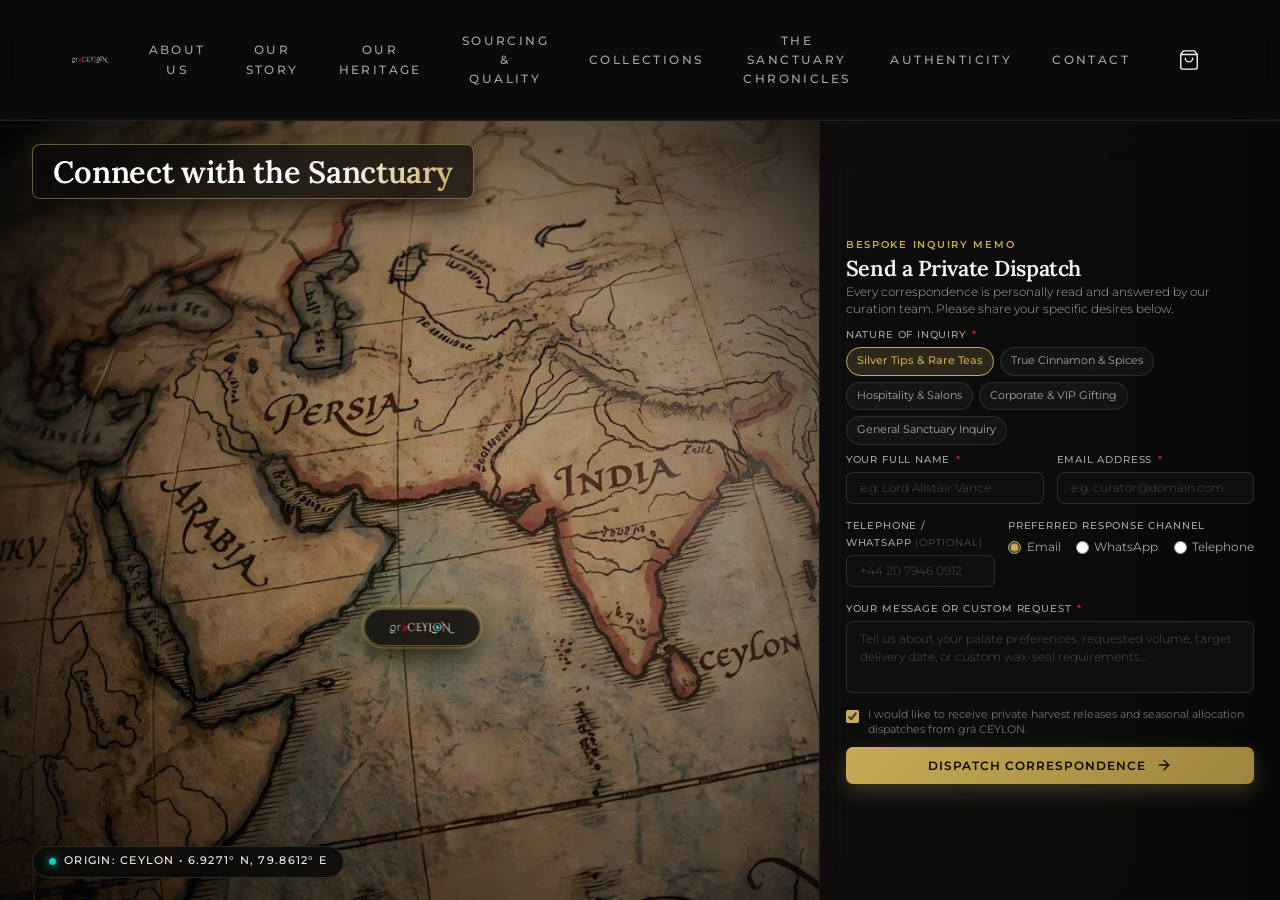
<file: Main/contact.html>
<!DOCTYPE html>
<html lang="en">

<head>
  <meta charset="UTF-8">
  <meta name="viewport" content="width=device-width, initial-scale=1.0">
  <title>Connect with the Sanctuary | grá CEYLON — Contact Concierge</title>

  <!-- SEO Meta Tags -->
  <meta name="description"
    content="Connect with the grá CEYLON private concierge desk. Inquire about rare Silver Tips allocations, pure Ceylon cinnamon quills, bespoke corporate gifting, or private estate appointments.">
  <meta name="keywords"
    content="grá CEYLON contact, Ceylon tea concierge, luxury corporate gifting, Ceylon tea estate visit, wholesale artisanal tea, Silver Tips allocation, Ella tea estate">
  <meta name="author" content="grá CEYLON">
  <meta name="robots" content="index, follow">

  <!-- Open Graph / Facebook -->
  <meta property="og:type" content="website">
  <meta property="og:title" content="Connect with the Sanctuary | grá CEYLON">
  <meta property="og:description"
    content="Connect with our private curation desk in the Ceylon highlands. Direct allocations, bespoke gifting, and worldwide airfreight dispatch.">
  <meta property="og:image" content="assets/ceylon-world-map.jpg">
  <meta property="og:url" content="https://www.graceylon.com/contact.html">

  <!-- Twitter -->
  <meta name="twitter:card" content="summary_large_image">
  <meta name="twitter:title" content="Connect with the Sanctuary | grá CEYLON">
  <meta name="twitter:description"
    content="Connect with our private curation desk in the Ceylon highlands. Direct allocations, bespoke gifting, and worldwide airfreight dispatch.">
  <meta name="twitter:image" content="assets/ceylon-world-map.jpg">

  <!-- Favicon -->
  <link rel="icon" type="image/png" href="assets/favicon 512x512.png">

  <!-- Core & Page Stylesheets -->
  <link rel="stylesheet" href="index.css">
  <link rel="stylesheet" href="contact.css">

  <!-- Structured Data: ContactPage & Organization JSON-LD -->
  <script type="application/ld+json">
  {
    "@context": "https://schema.org",
    "@graph": [
      {
        "@type": "Organization",
        "@id": "https://www.graceylon.com/#organization",
        "name": "grá CEYLON",
        "url": "https://www.graceylon.com",
        "logo": "https://www.graceylon.com/assets/logo.png",
        "contactPoint": {
          "@type": "ContactPoint",
          "telephone": "+94-57-222-0190",
          "contactType": "Customer Concierge",
          "email": "curator@graceylon.com",
          "areaServed": "Worldwide",
          "availableLanguage": ["English"]
        },
        "address": {
          "@type": "PostalAddress",
          "addressLocality": "Ella",
          "addressRegion": "Uva Province",
          "addressCountry": "Sri Lanka"
        }
      },
      {
        "@type": "ContactPage",
        "@id": "https://www.graceylon.com/contact.html#webpage",
        "url": "https://www.graceylon.com/contact.html",
        "name": "Connect with the Sanctuary | grá CEYLON",
        "description": "Private client inquiries, estate appointments, and global dispatch from Ceylon.",
        "isPartOf": {
          "@id": "https://www.graceylon.com/#website"
        }
      }
    ]
  }
  </script>
</head>

<body>

  <!-- --- HEADER / NAVIGATION --- -->
  <header class="header" id="mainHeader">
    <div class="container">
      <div class="logo-wrapper">
        <a href="index.html" aria-label="grá CEYLON Home">
          <img src="assets/logo.png" alt="grá CEYLON Logo" class="brand-logo-svg" id="headerLogo">
        </a>
      </div>

      <nav aria-label="Main Navigation">
        <ul class="nav-links" id="navLinks">
          <li><a href="about.html" class="nav-link" id="navLinkAbout">About Us</a></li>
          <li><a href="story.html" class="nav-link" id="navLinkStory">Our Story</a></li>
          <li><a href="heritage.html" class="nav-link" id="navLinkHeritage">Our Heritage</a></li>
          <li><a href="sourcing.html" class="nav-link" id="navLinkSourcing">Sourcing &amp; Quality</a></li>
          <li><a href="collections.html" class="nav-link" id="navLinkCollections">Collections</a></li>
          <li><a href="sanctuary-chronicles.html" class="nav-link" id="navLinkBlog">The Sanctuary Chronicles</a></li>
          <li><a href="verify.html" class="nav-link" id="navLinkVerify">Authenticity</a></li>
          <li><a href="contact.html" class="nav-link active" id="navLinkContact">Contact</a></li>
        </ul>
      </nav>

      <div class="nav-actions">
        <!-- Interactive Cart Trigger Button -->
        <button class="cart-icon-btn" id="cartOpenBtn" aria-label="Open Shopping Cart" aria-haspopup="dialog">
          <svg xmlns="http://www.w3.org/2000/svg" width="22" height="22" viewBox="0 0 24 24" fill="none"
            stroke="currentColor" stroke-width="1.5" stroke-linecap="round" stroke-linejoin="round">
            <path d="M6 2 3 6v14a2 2 0 0 0 2 2h14a2 2 0 0 0 2-2V6l-3-4Z" />
            <path d="M3 6h18" />
            <path d="M16 10a4 4 0 0 1-8 0" />
          </svg>
          <span class="cart-count" id="cartCount">0</span>
        </button>

        <button class="mobile-nav-toggle" id="mobileNavToggle" aria-label="Toggle navigation menu"
          aria-expanded="false">
          <svg xmlns="http://www.w3.org/2000/svg" width="24" height="24" viewBox="0 0 24 24" fill="none"
            stroke="currentColor" stroke-width="2" stroke-linecap="round" stroke-linejoin="round" id="menuIconOpen">
            <line x1="4" x2="20" y1="12" y2="12" />
            <line x1="4" x2="20" y1="6" y2="6" />
            <line x1="4" x2="20" y1="18" y2="18" />
          </svg>
          <svg xmlns="http://www.w3.org/2000/svg" width="24" height="24" viewBox="0 0 24 24" fill="none"
            stroke="currentColor" stroke-width="2" stroke-linecap="round" stroke-linejoin="round" id="menuIconClose"
            style="display:none;">
            <path d="M18 6 6 18" />
            <path d="m6 6 12 12" />
          </svg>
        </button>
      </div>
    </div>
  </header>

  <!-- --- UNIFIED SPLIT-SCREEN HERO STAGE --- -->
  <main class="contact-page-wrapper">
    <div class="split-stage-frame">
      
      <!-- LEFT COLUMN: MAP VIEWPORT -->
      <section class="map-viewport-panel" aria-label="Ceylon Historical Map Stage">
        <!-- Map Background Image -->
        <img src="assets/ceylon-world-map.jpg" alt="Historical World Map highlighting Ceylon" class="map-full-image">
        
        <!-- Vignette & Lighting Filter -->
        <div class="map-lighting-vignette"></div>

        <!-- Top-Left Framed Header Box -->
        <div class="hero-title-box">
          <h1 class="hero-split-title">Connect with the <span class="gradient-text">Sanctuary</span></h1>
        </div>

        <!-- Bottom-Left Origin Coordinate Tag -->
        <div class="map-provenance-tag">
          <span class="map-live-dot"></span>
          <span>ORIGIN: CEYLON &bull; 6.9271&deg; N, 79.8612&deg; E</span>
        </div>

        <!-- Ambient Ceylon Glow -->
        <div class="map-ceylon-glow"></div>

        <!-- --- CLICKABLE CSS OVERLAY LOGO POSITIONED DIRECTLY ABOVE CEYLON OVERLAPPING CEYLON --- -->
        <a href="index.html" class="map-logo-overlay" id="mapLogoOverlay" aria-label="Return to grá CEYLON Sanctuary Home">
          <span class="map-logo-pulse-ring"></span>
          <img src="assets/gra-ceylon-white.png" alt="grá CEYLON Logo" class="map-overlay-logo-img">
          <span class="map-overlay-tooltip">Return to Sanctuary &rarr;</span>
        </a>
      </section>

      <!-- RIGHT COLUMN: DOCKED BESPOKE INQUIRY FORM WITH GRADIENT TRANSPARENCY -->
      <section class="form-viewport-panel" aria-label="Send a Private Dispatch Form">
        <div class="form-header">
          <span class="form-header-badge">BESPOKE INQUIRY MEMO</span>
          <h2 class="form-header-title">Send a Private Dispatch</h2>
          <p class="form-header-desc">
            Every correspondence is personally read and answered by our curation team. Please share your specific desires below.
          </p>
        </div>

        <form id="conciergeInquiryForm" novalidate>
          <!-- Web3Forms Access Key Integration -->
          <input type="hidden" name="access_key" value="1594ac6d-acd2-43c0-bc44-c54521ace1a9">
          <input type="hidden" name="subject" value="grá CEYLON Sanctuary Inquiry Submission">
          <input type="hidden" name="from_name" value="grá CEYLON Sanctuary Portal">

          <!-- Category Pill Selector -->
          <div class="form-group">
            <label class="form-label">Nature of Inquiry <span class="required">*</span></label>
            <div class="category-pills-wrapper">
              <input type="radio" name="inquiry_category" id="catTea" value="Silver Tips & Rare Teas" class="category-pill-radio" checked>
              <label for="catTea" class="category-pill-label">Silver Tips &amp; Rare Teas</label>

              <input type="radio" name="inquiry_category" id="catSpices" value="True Cinnamon & Spices" class="category-pill-radio">
              <label for="catSpices" class="category-pill-label">True Cinnamon &amp; Spices</label>

              <input type="radio" name="inquiry_category" id="catHospitality" value="Hospitality & Tea Salons" class="category-pill-radio">
              <label for="catHospitality" class="category-pill-label">Hospitality &amp; Salons</label>

              <input type="radio" name="inquiry_category" id="catGifting" value="Corporate & VIP Gifting" class="category-pill-radio">
              <label for="catGifting" class="category-pill-label">Corporate &amp; VIP Gifting</label>

              <input type="radio" name="inquiry_category" id="catGeneral" value="General Sanctuary Inquiry" class="category-pill-radio">
              <label for="catGeneral" class="category-pill-label">General Sanctuary Inquiry</label>
            </div>
          </div>

          <!-- Name and Email Row -->
          <div class="form-row">
            <div class="form-group">
              <label for="clientName" class="form-label">Your Full Name <span class="required">*</span></label>
              <input type="text" id="clientName" name="name" class="form-control" placeholder="e.g. Lord Alistair Vance" required>
            </div>

            <div class="form-group">
              <label for="clientEmail" class="form-label">Email Address <span class="required">*</span></label>
              <input type="email" id="clientEmail" name="email" class="form-control" placeholder="e.g. curator@domain.com" required>
            </div>
          </div>

          <!-- Phone / WhatsApp and Preferred Channel -->
          <div class="form-row">
            <div class="form-group">
              <label for="clientPhone" class="form-label">Telephone / WhatsApp <span style="font-weight: 300; opacity: 0.6;">(Optional)</span></label>
              <input type="tel" id="clientPhone" name="phone" class="form-control" placeholder="+44 20 7946 0912">
            </div>

            <div class="form-group">
              <label class="form-label">Preferred Response Channel</label>
              <div class="radio-options-group">
                <label class="radio-inline-label">
                  <input type="radio" name="preferred_contact" value="Email" checked>
                  <span>Email</span>
                </label>
                <label class="radio-inline-label">
                  <input type="radio" name="preferred_contact" value="WhatsApp">
                  <span>WhatsApp</span>
                </label>
                <label class="radio-inline-label">
                  <input type="radio" name="preferred_contact" value="Telephone">
                  <span>Telephone</span>
                </label>
              </div>
            </div>
          </div>

          <!-- Message Field -->
          <div class="form-group">
            <label for="clientMessage" class="form-label">Your Message or Custom Request <span class="required">*</span></label>
            <textarea id="clientMessage" name="message" class="form-control" placeholder="Tell us about your palate preferences, requested volume, target delivery date, or custom wax-seal requirements..." required></textarea>
          </div>

          <!-- Consent Checkbox -->
          <div class="consent-group">
            <input type="checkbox" id="clientConsent" name="consent_newsletter" value="Yes" checked>
            <label for="clientConsent" class="consent-label">
              I would like to receive private harvest releases and seasonal allocation dispatches from grá CEYLON.
            </label>
          </div>

          <!-- Submit Button -->
          <button type="submit" class="btn-concierge-submit" id="conciergeSubmitBtn">
            <svg class="spinner-icon" id="submitBtnSpinner" xmlns="http://www.w3.org/2000/svg" width="18" height="18" viewBox="0 0 24 24" fill="none" stroke="currentColor" stroke-width="2">
              <path d="M21 12a9 9 0 1 1-6.219-8.56"/>
            </svg>
            <span id="submitBtnText">Dispatch Correspondence</span>
            <svg xmlns="http://www.w3.org/2000/svg" width="16" height="16" viewBox="0 0 24 24" fill="none" stroke="currentColor" stroke-width="2" stroke-linecap="round" stroke-linejoin="round">
              <line x1="5" y1="12" x2="19" y2="12"></line>
              <polyline points="12 5 19 12 12 19"></polyline>
            </svg>
          </button>
        </form>
      </section>

    </div>
  </main>

  <!-- --- FOOTER --- -->
  <footer class="footer">
    <div class="container">
      <div class="footer-grid">
        <div class="footer-brand">
          <div class="logo-wrapper" style="margin-bottom: 1.5rem;">
            <a href="index.html" aria-label="grá CEYLON Home">
              <img src="assets/logo.png" alt="grá CEYLON Logo" class="brand-logo-svg" style="height: 48px; width: auto;">
            </a>
          </div>
          <p class="footer-tagline">Where Gaelic love meets the historic, fertile soils of Ceylon. Artisanal luxury, pure heritage.</p>
        </div>

        <div>
          <h4 class="footer-title">Navigation</h4>
          <ul class="footer-links">
            <li><a href="about.html">Our Story</a></li>
            <li><a href="collections.html">Collections</a></li>
            <li><a href="index.html#selector">Sensory Matcher</a></li>
            <li><a href="index.html#testimonials">Experiences</a></li>
            <li><a href="sanctuary-chronicles.html">The Sanctuary Chronicles</a></li>
            <li><a href="verify.html">Authenticity Vault</a></li>
            <li><a href="contact.html">Contact Concierge</a></li>
          </ul>
        </div>

        <div>
          <h4 class="footer-title">Our Treasures</h4>
          <ul class="footer-links">
            <li><a href="product-tea.html">Ceylon Silver Tips</a></li>
            <li><a href="product-cinnamon.html">True Ceylon Cinnamon</a></li>
            <li><a href="product-craft.html">Coconut Shell Tea Cup</a></li>
            <li><a href="collections.html">Rare Highland Spices</a></li>
            <li><a href="collections.html">Corporate &amp; Curated Gifting</a></li>
          </ul>
        </div>

        <div>
          <h4 class="footer-title">Contact &amp; Trust</h4>
          <ul class="footer-links">
            <li><a href="mailto:curator@graceylon.com">curator@graceylon.com</a></li>
            <li><a href="contact.html">Private Client Desk</a></li>
            <li><a href="contact.html">Highlands Headquarters, Ella</a></li>
            <li><a href="verify.html">Verify Certificate</a></li>
          </ul>
        </div>
      </div>

      <div class="footer-bottom">
        <p class="copyright">&copy; 2026 grá CEYLON. Sourced with devotion, packaged with love. All rights reserved.</p>
        <div class="social-links">
          <a href="https://www.instagram.com/gra_ceylon/" target="_blank" rel="noopener noreferrer"
            aria-label="Instagram"><svg xmlns="http://www.w3.org/2000/svg" width="18" height="18" viewBox="0 0 24 24"
              fill="none" stroke="currentColor" stroke-width="2" stroke-linecap="round" stroke-linejoin="round">
              <rect width="20" height="20" x="2" y="2" rx="5" ry="5" />
              <path d="M16 11.37A4 4 0 1 1 12.63 8 4 4 0 0 1 16 11.37z" />
              <line x1="17.5" x2="17.51" y1="6.5" y2="6.5" />
            </svg></a>
          <a href="https://www.facebook.com/graceylonproducts" target="_blank" rel="noopener noreferrer"
            aria-label="Facebook"><svg xmlns="http://www.w3.org/2000/svg" width="18" height="18" viewBox="0 0 24 24"
              fill="none" stroke="currentColor" stroke-width="2" stroke-linecap="round" stroke-linejoin="round">
              <path d="M18 2h-3a5 5 0 0 0-5 5v3H7v4h3v8h4v-8h3l1-4h-4V7a1 1 0 0 1 1-1h3z" />
            </svg></a>
        </div>
      </div>
    </div>
  </footer>

  <!-- --- SHOPPING CART DRAWER --- -->
  <div class="cart-overlay" id="cartOverlay" role="dialog" aria-modal="true" aria-labelledby="cartDrawerTitle">
    <div class="cart-drawer">
      <div class="cart-header">
        <h3 class="cart-header-title" id="cartDrawerTitle">Your Tasting Flight</h3>
        <button class="cart-close-btn" id="cartCloseBtn" aria-label="Close Shopping Cart">&times;</button>
      </div>

      <!-- Cart Items list -->
      <div class="cart-items" id="cartItemsContainer">
        <div class="cart-empty-message" id="cartEmptyMessage">
          <img src="assets/logo.png" alt="grá CEYLON Logo" class="cart-empty-logo">
          <p>Your flight is currently empty.</p>
          <p style="font-size: 0.75rem; margin-top: 0.5rem; color: hsl(var(--text-muted));">Begin your love affair with
            Ceylon by adding one of our signature treasures.</p>
        </div>
      </div>

      <!-- Cart Footer summary -->
      <div class="cart-footer">
        <div class="cart-quote-email-group">
          <label for="cartQuoteEmail" class="quote-email-label">Your Contact Email</label>
          <input type="email" id="cartQuoteEmail" class="quote-email-input"
            placeholder="Enter your private email address" required>
        </div>

        <button class="btn btn-primary checkout-btn" id="checkoutBtn">Request Quote</button>
      </div>
    </div>
  </div>

  <!-- --- TOAST NOTIFICATIONS --- -->
  <div class="toast-container" id="toastContainer" aria-live="polite"></div>

  <!-- --- DISPATCH SUCCESS MODAL --- -->
  <div class="modal-overlay" id="inquirySuccessModalOverlay" role="dialog" aria-modal="true" aria-labelledby="inquiryModalTitle">
    <div class="checkout-modal glass-panel">
      <img src="assets/logo.png" alt="grá CEYLON Logo" class="modal-brand-logo"
        style="height: 50px; width: auto; margin: 0 auto 2.2rem auto; display: block; opacity: 0.95;">
      <div class="success-icon-animation">&#10003;</div>
      <h3 class="modal-title" id="inquiryModalTitle">Correspondence Dispatched</h3>
      <p class="modal-desc">
        Thank you for contacting the grá CEYLON Sanctuary. Your inquiry has been relayed to our private curator desk. A detailed correspondence will be returned to your inbox shortly.
      </p>
      <button class="btn btn-primary" id="inquiryModalCloseBtn">Return to Sanctuary</button>
    </div>
  </div>

  <!-- --- CART CHECKOUT MODAL (SUCCESS) --- -->
  <div class="modal-overlay" id="checkoutModalOverlay" role="dialog" aria-modal="true" aria-labelledby="modalTitle">
    <div class="checkout-modal glass-panel">
      <img src="assets/logo.png" alt="grá CEYLON Logo" class="modal-brand-logo"
        style="height: 50px; width: auto; margin: 0 auto 2.2rem auto; display: block; opacity: 0.95;">
      <div class="success-icon-animation">&#10003;</div>
      <h3 class="modal-title" id="modalTitle">Order Succeeded</h3>
      <p class="modal-desc">Thank you for embarking on this sensory journey. Your exclusive artisanal treasures are
        being prepared. A private dispatch email will reach your inbox shortly.</p>
      <button class="btn btn-primary" id="modalCloseBtn">Return to Sanctuary</button>
    </div>
  </div>

  <!-- Scripts -->
  <script src="index.js"></script>
  <script src="contact.js"></script>
</body>

</html>
</file>
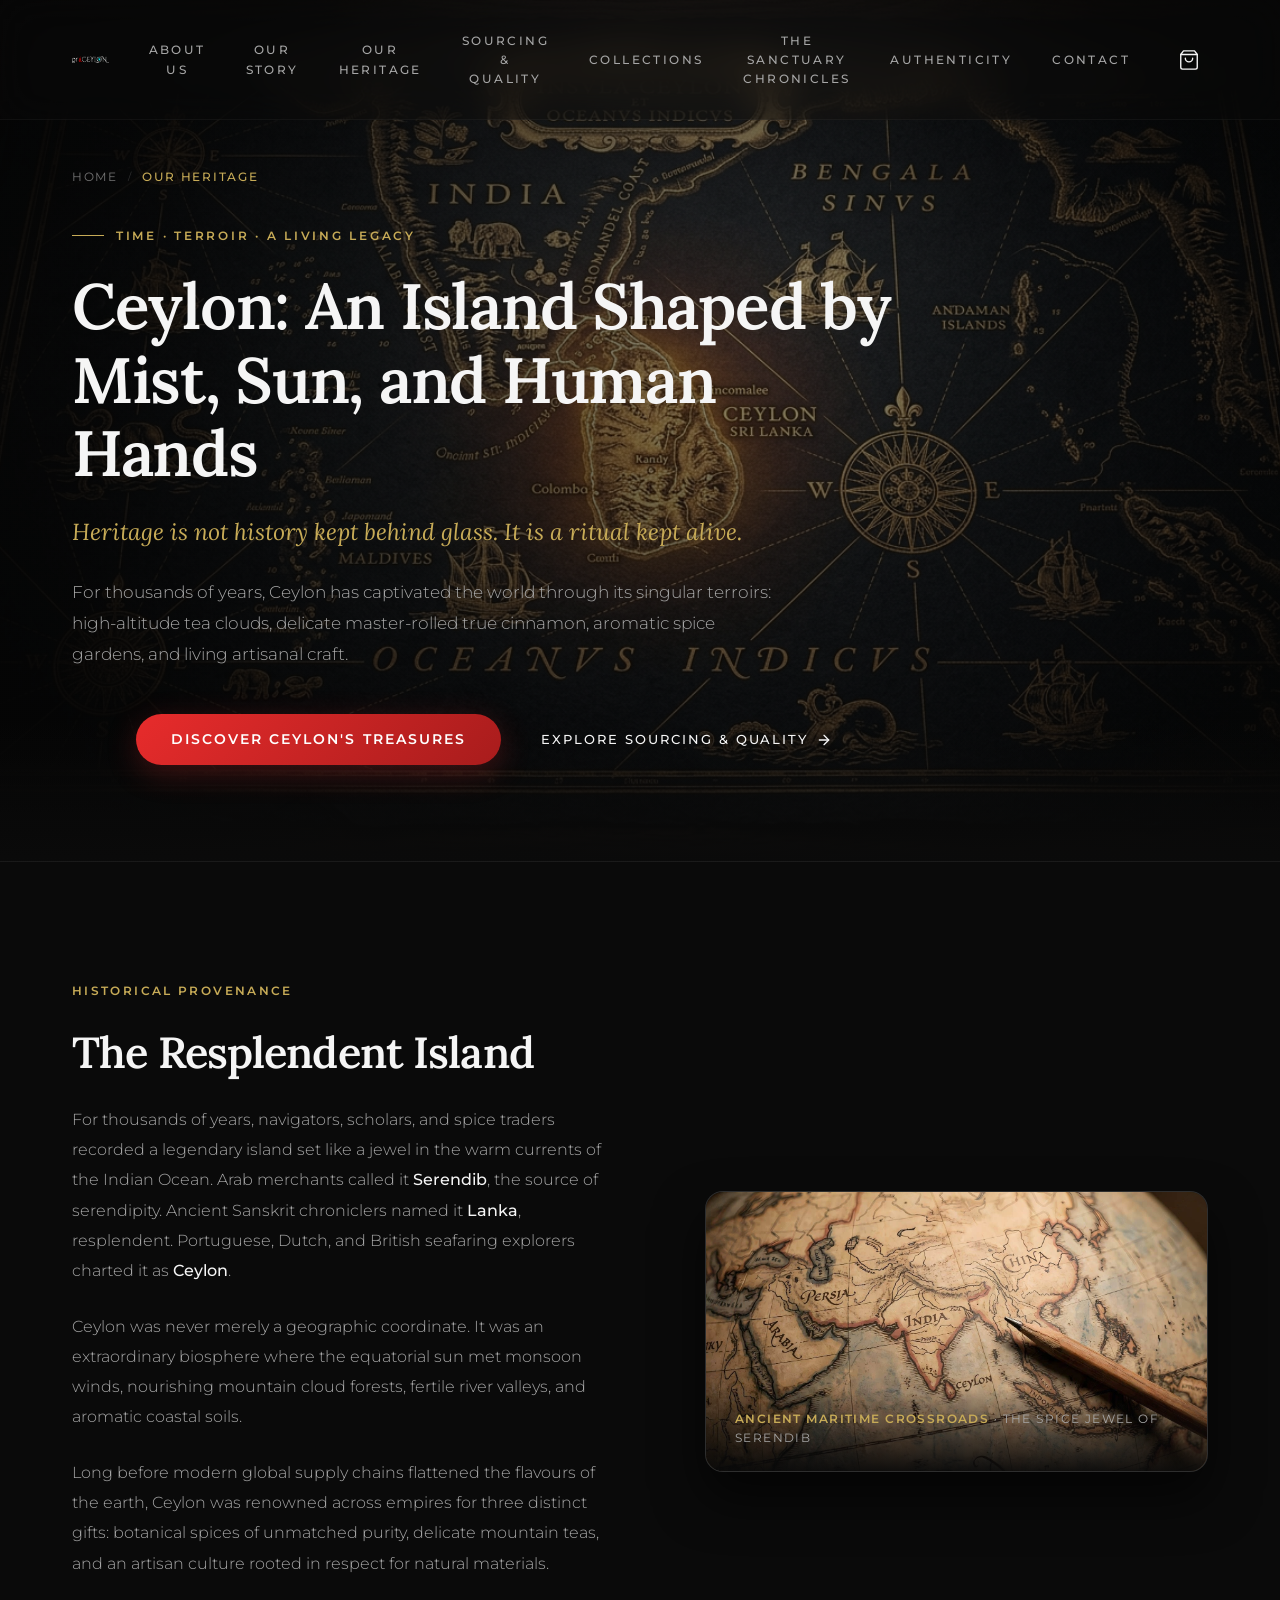
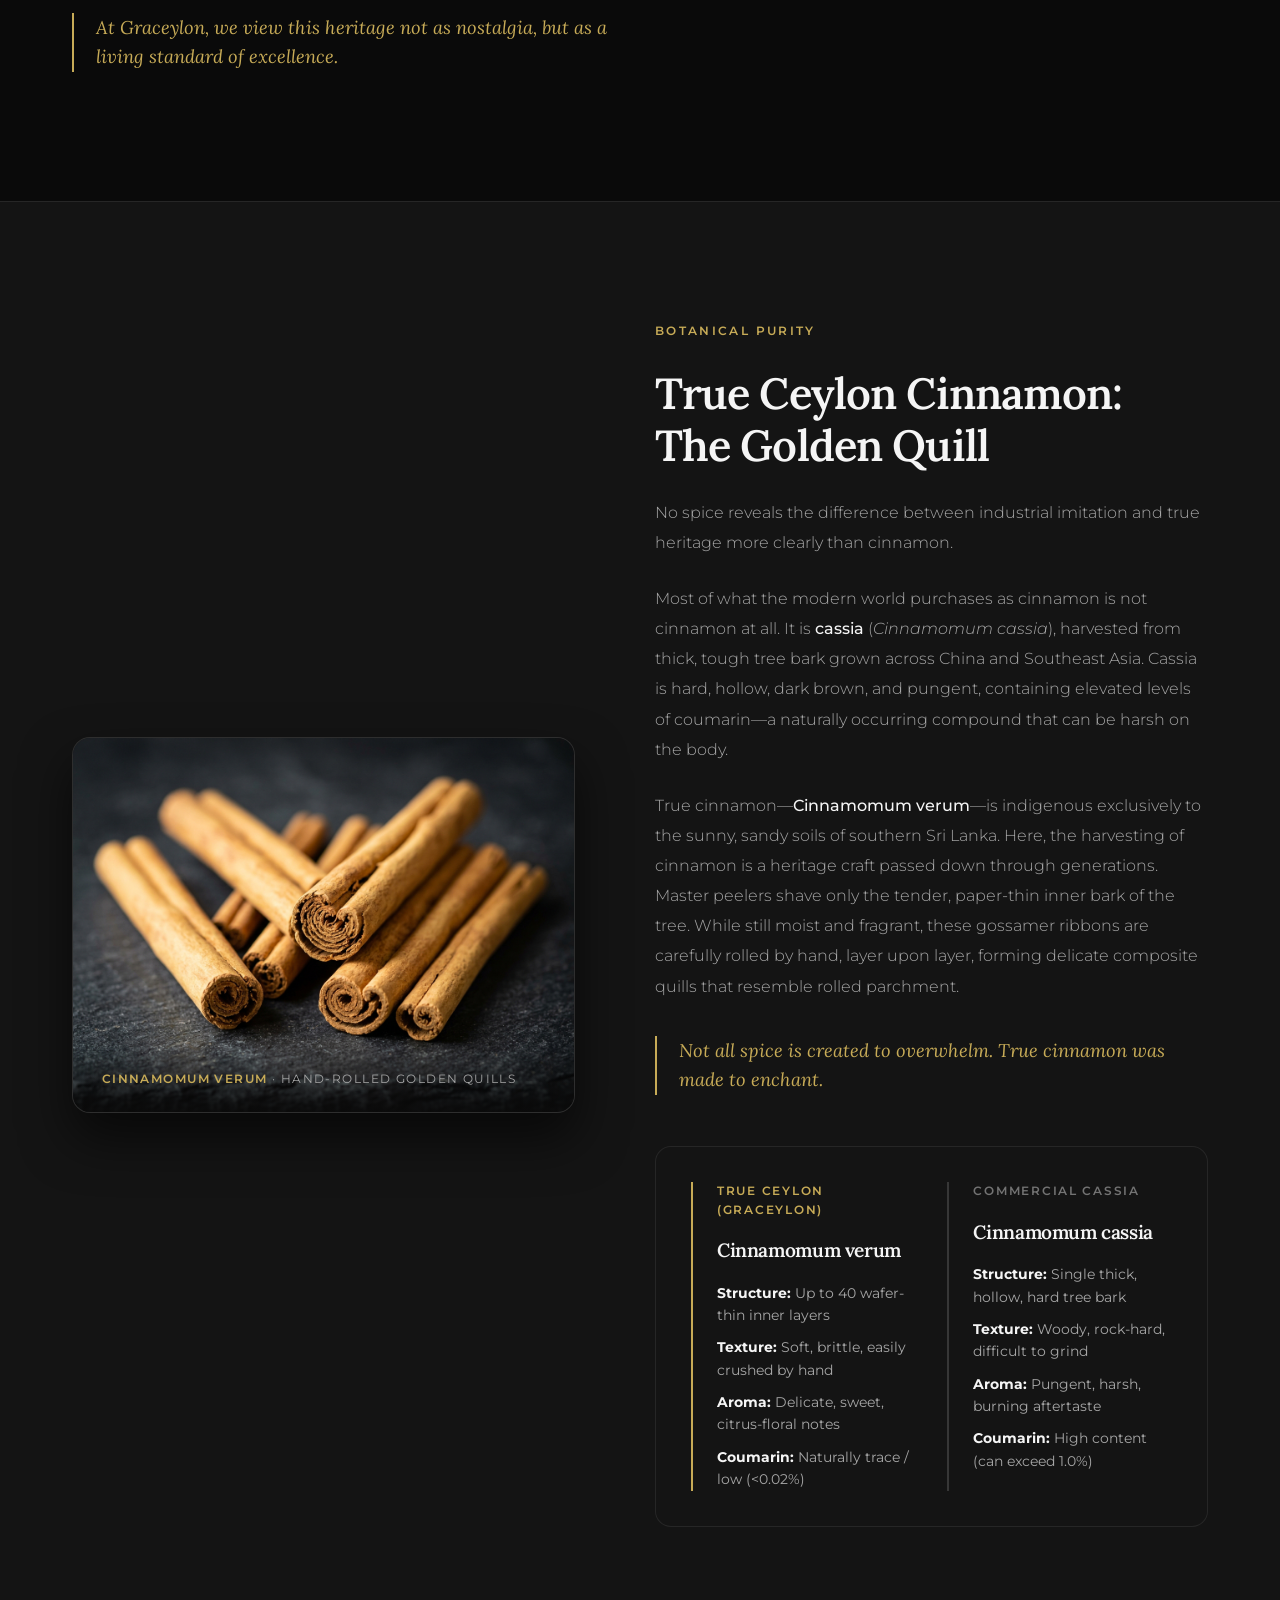
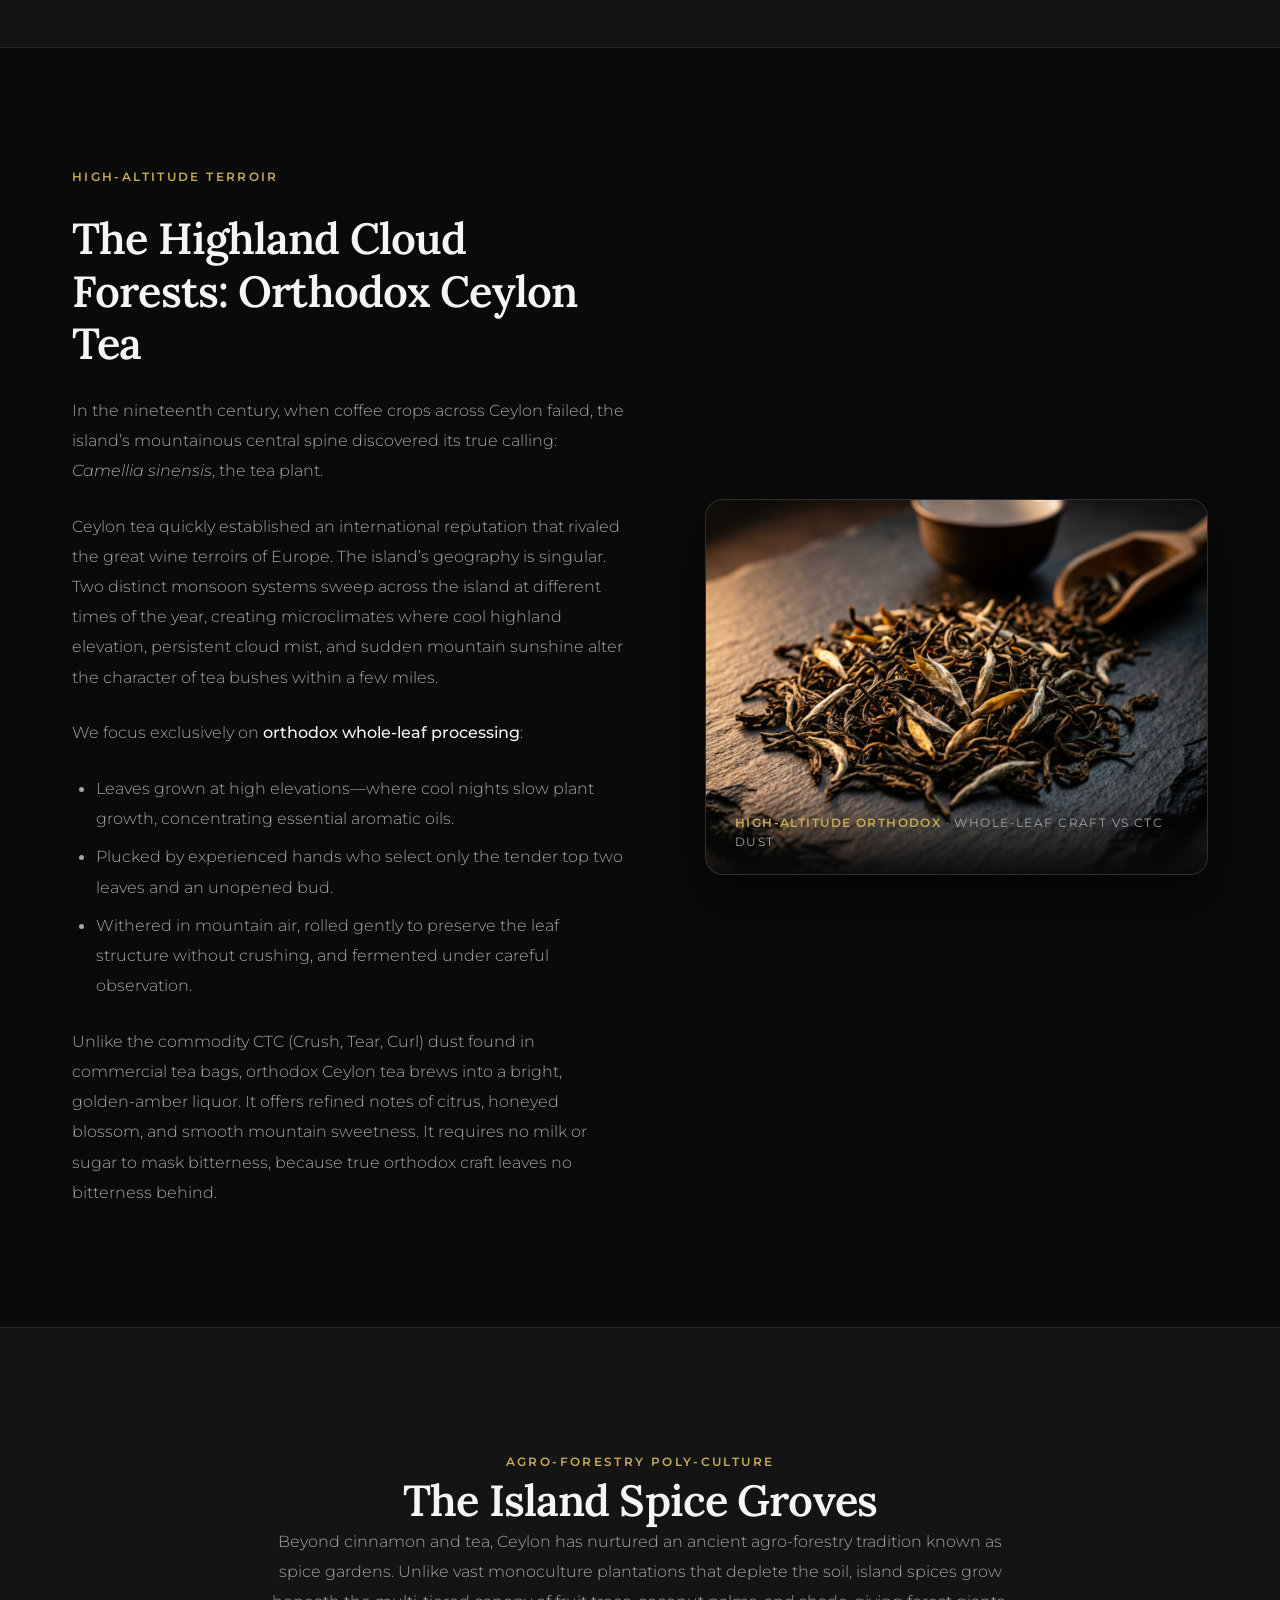
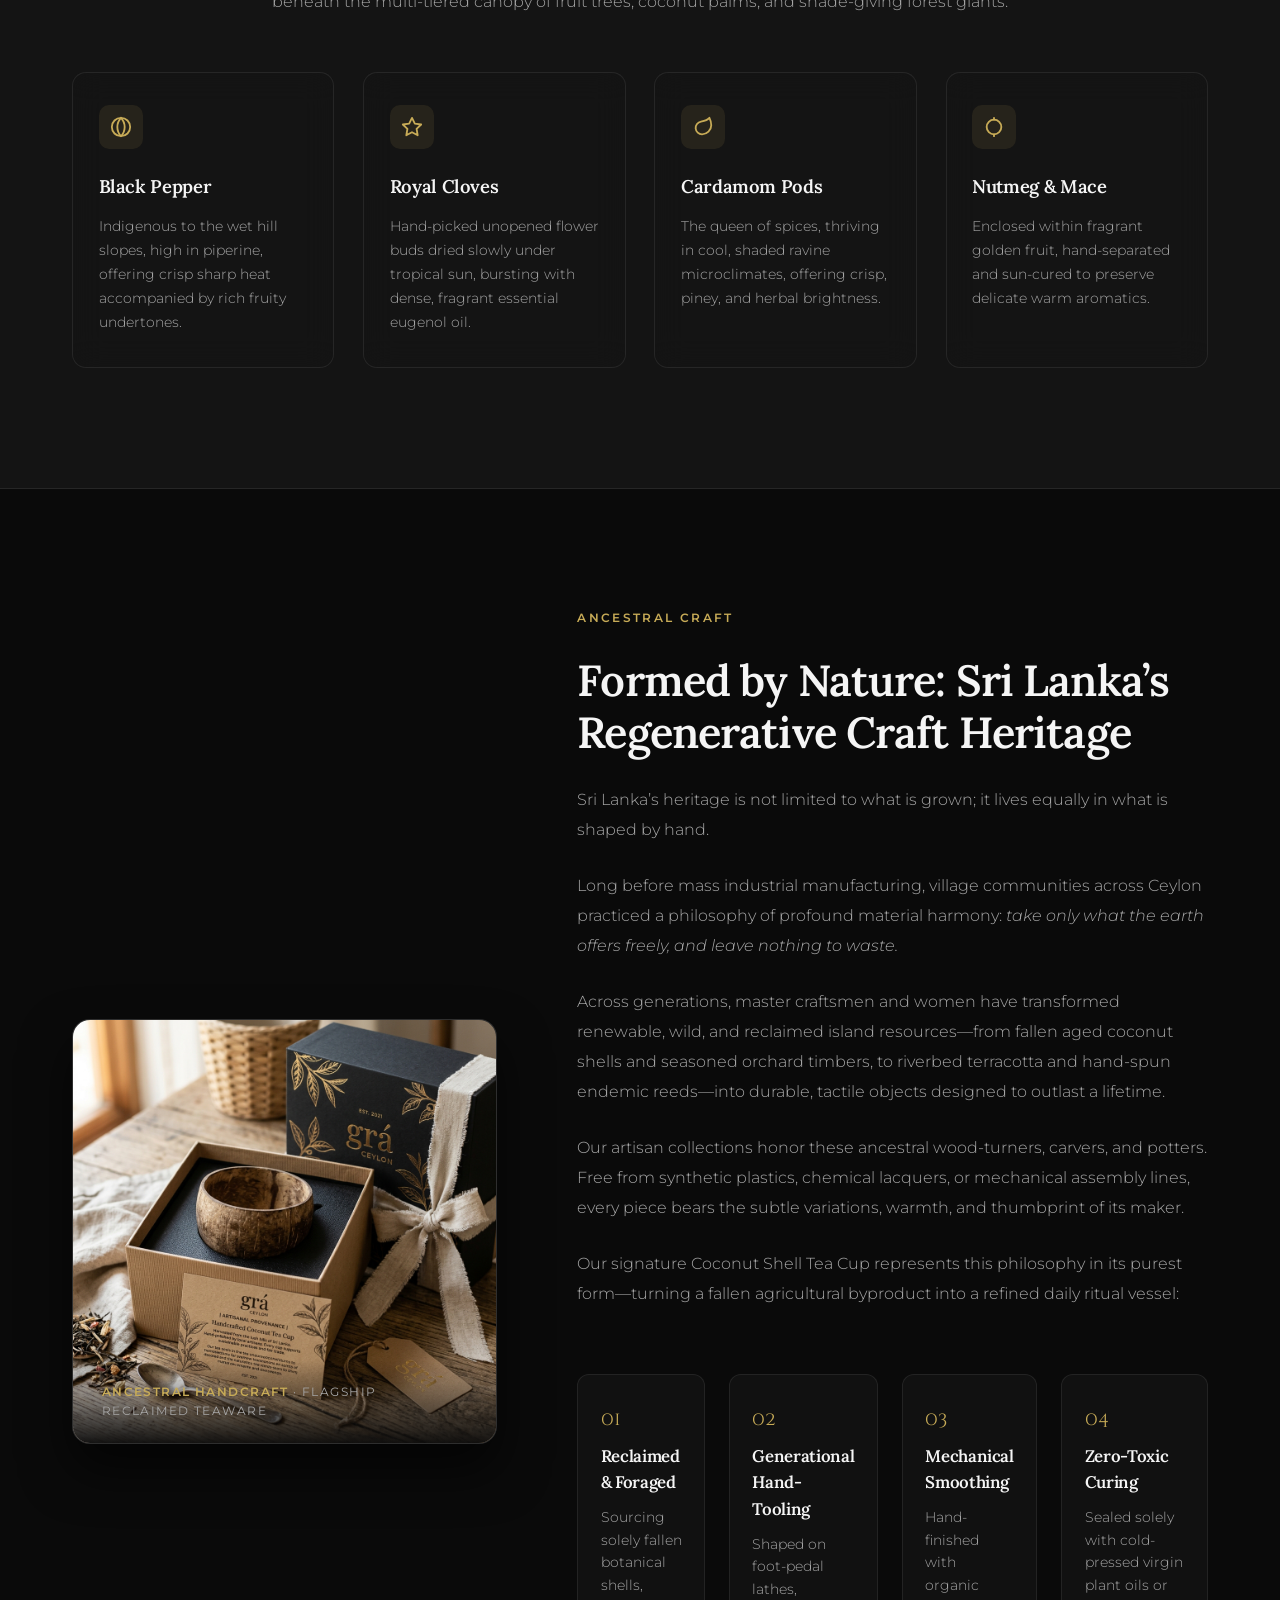
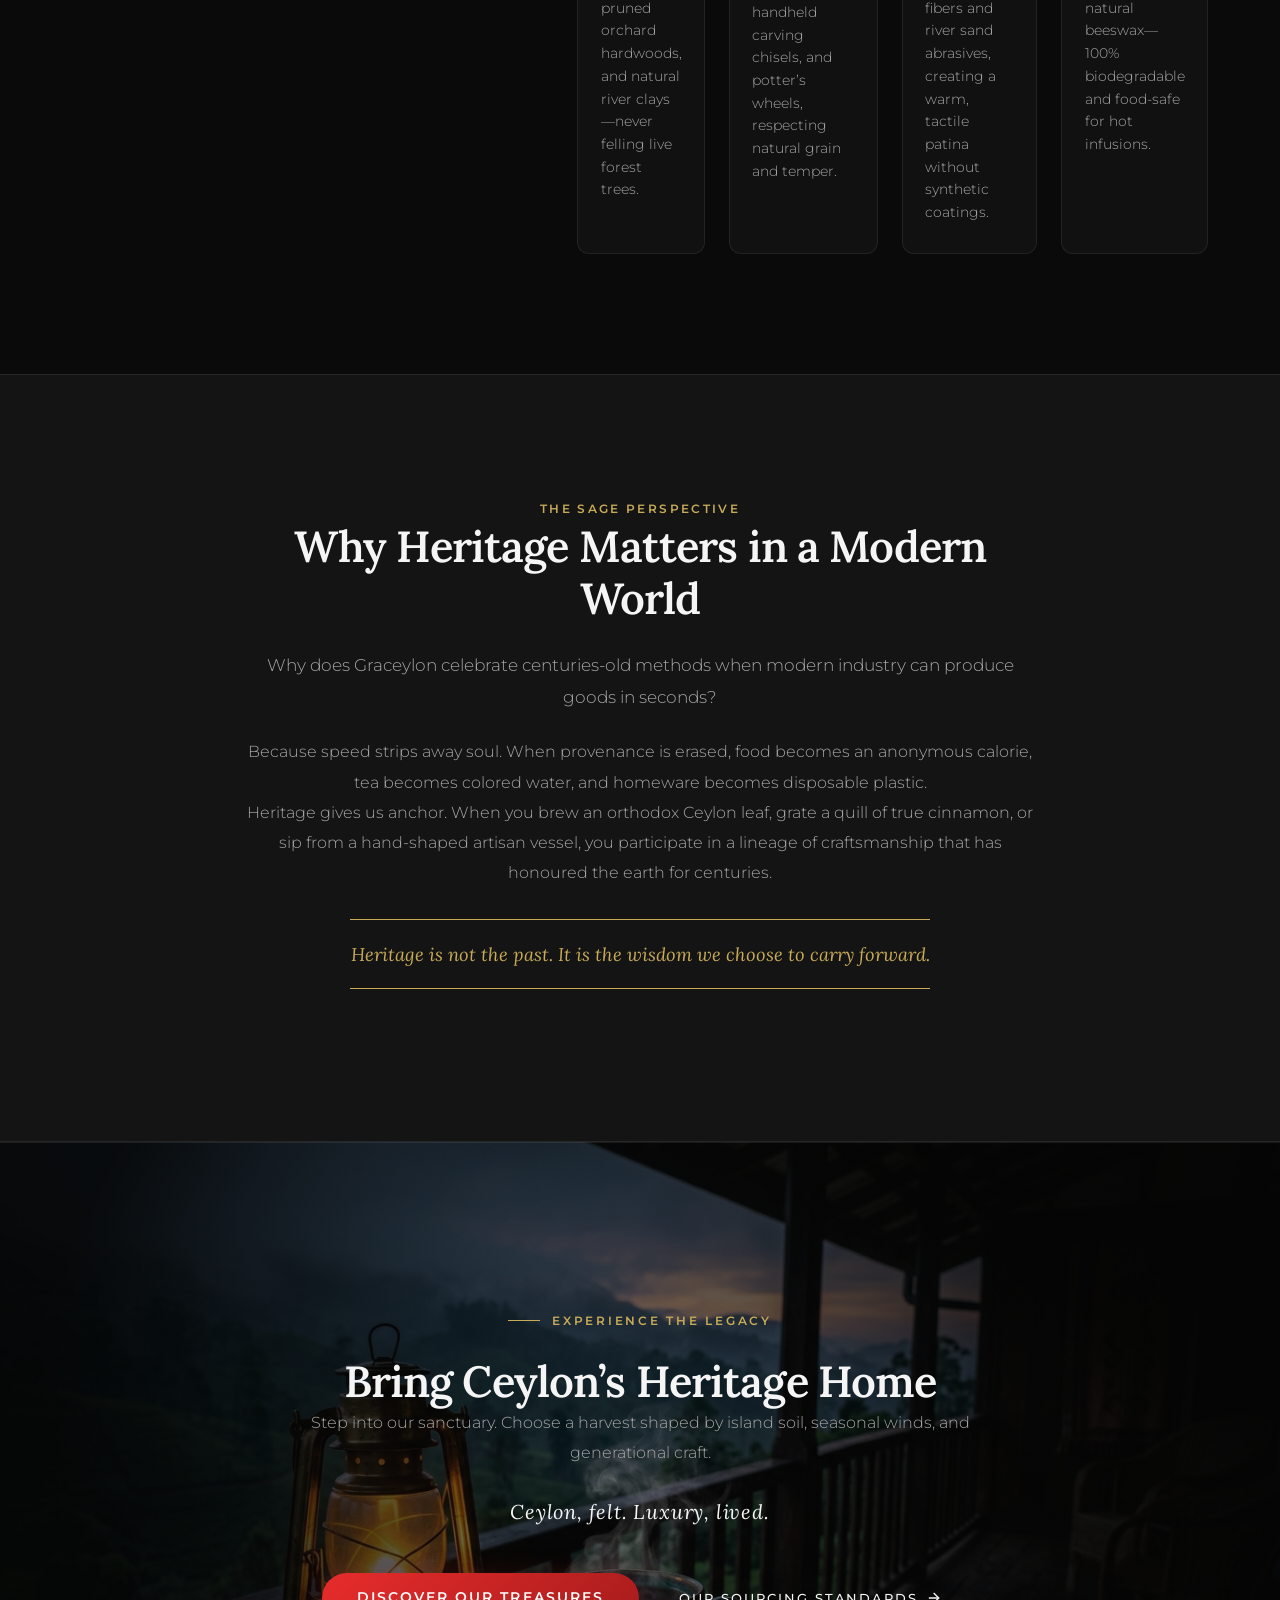
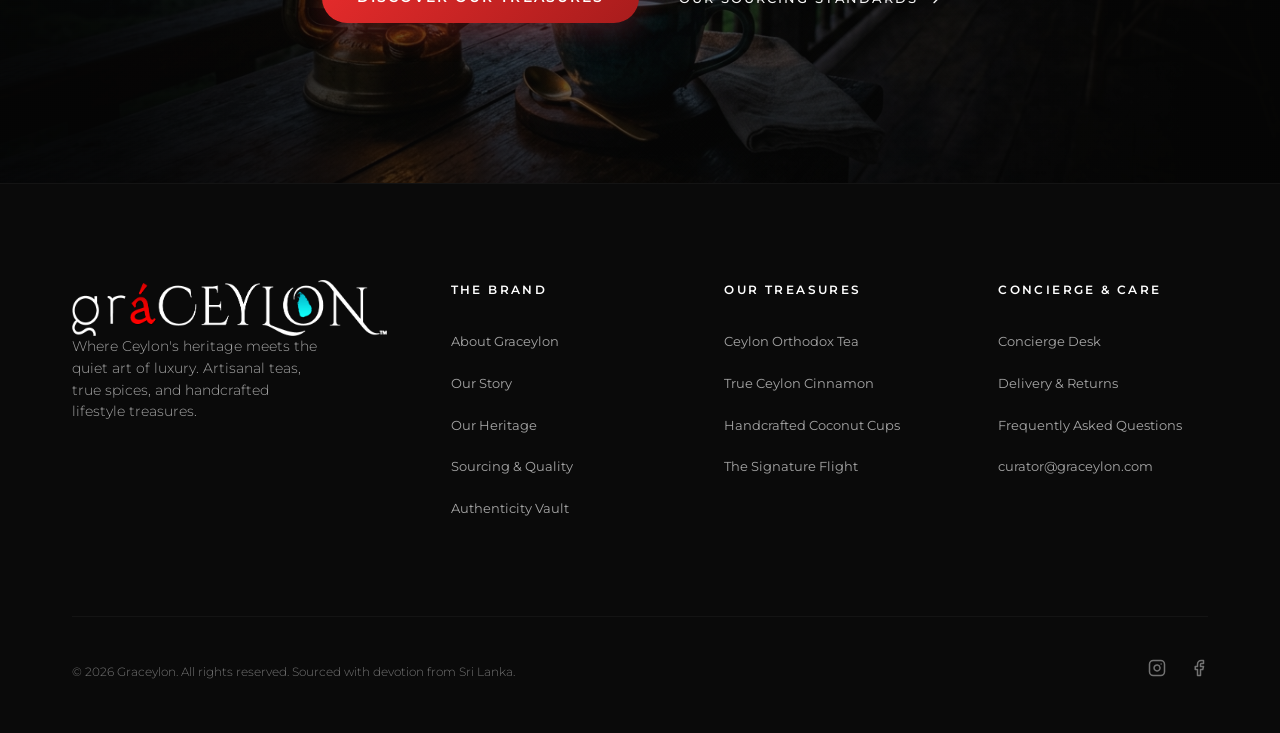
<file: Main/heritage.html>
<!DOCTYPE html>
<html lang="en">

<head>
  <meta charset="UTF-8">
  <meta name="viewport" content="width=device-width, initial-scale=1.0">
  <title>Our Heritage | Ceylon Tea, True Cinnamon &amp; Island Craft</title>

  <!-- SEO Meta Tags -->
  <meta name="description"
    content="Explore Ceylon’s living heritage: the high-altitude cloud forests of Ceylon tea, master-rolled true cinnamon, island spice groves, and ancestral artisan craft and teaware.">
  <meta name="keywords"
    content="Ceylon heritage, true cinnamon verum, Ceylon tea orthodox, Nuwara Eliya tea, Sri Lanka spice gardens, Sri Lanka artisan crafts, Serendib">
  <meta name="author" content="Graceylon">
  <meta name="robots" content="index, follow">

  <!-- Open Graph / Facebook -->
  <meta property="og:type" content="website">
  <meta property="og:title" content="Our Heritage | Ceylon Tea, True Cinnamon & Island Craft">
  <meta property="og:description"
    content="Explore Ceylon’s living heritage: high-altitude cloud forest teas, master-rolled true cinnamon, island spice groves, and ancestral artisan craft.">
  <meta property="og:image" content="assets/graceylon-ceylon-heritage-landscape.jpg">
  <meta property="og:url" content="https://www.graceylon.com/heritage.html">

  <!-- Twitter Cards -->
  <meta name="twitter:card" content="summary_large_image">
  <meta name="twitter:title" content="Our Heritage | Ceylon Tea, True Cinnamon & Island Craft">
  <meta name="twitter:description"
    content="Explore Ceylon’s living heritage: high-altitude cloud forest teas, master-rolled true cinnamon, island spice groves, and ancestral artisan craft.">
  <meta name="twitter:image" content="assets/graceylon-ceylon-heritage-landscape.jpg">

  <!-- Favicon -->
  <link rel="icon" type="image/png" href="assets/favicon 512x512.png">

  <!-- Core Stylesheet -->
  <link rel="stylesheet" href="index.css">

  <!-- Structured Data JSON-LD -->
  <script type="application/ld+json">
  {
    "@context": "https://schema.org",
    "@graph": [
      {
        "@type": "Organization",
        "@id": "https://www.graceylon.com/#organization",
        "name": "Graceylon",
        "url": "https://www.graceylon.com",
        "logo": "https://www.graceylon.com/assets/logo.png",
        "description": "Where Ceylon's heritage meets the quiet art of luxury."
      },
      {
        "@type": "WebPage",
        "@id": "https://www.graceylon.com/heritage.html#webpage",
        "url": "https://www.graceylon.com/heritage.html",
        "name": "Our Heritage | Ceylon Tea, True Cinnamon & Island Craft",
        "description": "Explore Ceylon’s living heritage.",
        "breadcrumb": {
          "@type": "BreadcrumbList",
          "itemListElement": [
            {
              "@type": "ListItem",
              "position": 1,
              "name": "Home",
              "item": "https://www.graceylon.com/index.html"
            },
            {
              "@type": "ListItem",
              "position": 2,
              "name": "Our Heritage",
              "item": "https://www.graceylon.com/heritage.html"
            }
          ]
        }
      }
    ]
  }
  </script>

  <style>
    /* ─── HERITAGE PAGE STYLES ─── */
    .heritage-hero {
      position: relative;
      min-height: 86vh;
      display: flex;
      flex-direction: column;
      justify-content: center;
      padding: calc(var(--header-height) + 3rem) 0 6rem 0;
      background: radial-gradient(circle at 60% 40%, rgba(10, 10, 10, 0.45) 0%, rgba(5, 5, 5, 0.95) 90%),
        url('assets/ceylon-world-map-dark.jpg') no-repeat center center;
      background-size: cover;
      border-bottom: 1px solid var(--border-glass);
      overflow: hidden;
    }

    .heritage-hero::after {
      content: '';
      position: absolute;
      bottom: 0;
      left: 0;
      width: 100%;
      height: 140px;
      background: linear-gradient(to top, hsl(var(--bg-primary)) 0%, transparent 100%);
      pointer-events: none;
    }

    .heritage-hero-content {
      max-width: 840px;
      position: relative;
      z-index: 2;
    }

    .breadcrumbs {
      display: flex;
      align-items: center;
      gap: 0.6rem;
      margin-bottom: 2rem;
      font-size: 0.72rem;
      letter-spacing: 0.15em;
      text-transform: uppercase;
      color: hsl(var(--text-muted));
    }

    .breadcrumbs a {
      color: hsl(var(--text-muted));
      transition: var(--transition-fast);
    }

    .breadcrumbs a:hover {
      color: hsl(var(--accent-gold));
    }

    .breadcrumbs .breadcrumb-sep {
      opacity: 0.4;
      font-size: 0.65rem;
    }

    .breadcrumbs .current {
      color: hsl(var(--accent-gold));
      font-weight: 500;
    }

    .hero-eyebrow {
      display: inline-flex;
      align-items: center;
      gap: 0.75rem;
      font-size: 0.78rem;
      letter-spacing: 0.22em;
      text-transform: uppercase;
      color: hsl(var(--accent-gold));
      font-weight: 600;
      margin-bottom: 1.5rem;
    }

    .hero-eyebrow::before {
      content: '';
      display: inline-block;
      width: 32px;
      height: 1px;
      background: hsl(var(--accent-gold));
    }

    .hero-title {
      font-family: var(--font-serif);
      font-size: clamp(2.4rem, 5vw, 4.2rem);
      font-weight: 600;
      line-height: 1.15;
      margin-bottom: 1.5rem;
      letter-spacing: -0.02em;
      color: hsl(var(--text-primary));
    }

    .hero-subtitle {
      font-family: var(--font-serif);
      font-size: clamp(1.15rem, 2vw, 1.45rem);
      font-style: italic;
      color: hsl(var(--accent-gold));
      margin-bottom: 1.8rem;
      display: block;
      line-height: 1.45;
    }

    .hero-lead {
      font-size: clamp(1rem, 1.3vw, 1.15rem);
      color: hsl(var(--text-secondary));
      line-height: 1.85;
      max-width: 700px;
      margin-bottom: 2.8rem;
      font-weight: 300;
    }

    .hero-actions {
      display: flex;
      align-items: center;
      gap: 1.5rem;
      flex-wrap: wrap;
    }

    .hero-actions .btn-link {
      color: hsl(var(--text-primary));
      font-size: 0.82rem;
      letter-spacing: 0.15em;
      text-transform: uppercase;
      font-weight: 500;
      display: inline-flex;
      align-items: center;
      gap: 0.5rem;
      transition: var(--transition-fast);
      padding: 0.8rem 1rem;
    }

    .hero-actions .btn-link:hover {
      color: hsl(var(--accent-gold));
      transform: translateX(4px);
    }

    /* ─── HERITAGE EDITORIAL SECTIONS ─── */
    .heritage-section {
      padding: 7.5rem 0;
      position: relative;
    }

    .heritage-section.alt-bg {
      background: hsl(var(--bg-secondary));
      border-top: 1px solid var(--border-glass);
      border-bottom: 1px solid var(--border-glass);
    }

    .heritage-grid {
      display: grid;
      grid-template-columns: 1.1fr 1fr;
      gap: 5rem;
      align-items: center;
    }

    .heritage-grid.reverse {
      grid-template-columns: 1fr 1.1fr;
    }

    .heritage-content {
      display: flex;
      flex-direction: column;
      gap: 1.6rem;
    }

    .section-eyebrow {
      font-size: 0.74rem;
      letter-spacing: 0.2em;
      text-transform: uppercase;
      color: hsl(var(--accent-gold));
      font-weight: 600;
    }

    .section-title {
      font-family: var(--font-serif);
      font-size: clamp(2rem, 3.4vw, 2.8rem);
      line-height: 1.2;
      color: hsl(var(--text-primary));
    }

    .heritage-prose {
      font-size: 1.02rem;
      line-height: 1.85;
      color: hsl(var(--text-secondary));
      font-weight: 300;
    }

    .heritage-prose strong {
      color: hsl(var(--text-primary));
      font-weight: 500;
    }

    .aphorism {
      font-family: var(--font-serif);
      font-style: italic;
      color: hsl(var(--accent-gold));
      font-size: 1.15rem;
      border-left: 2px solid hsl(var(--accent-gold));
      padding-left: 1.4rem;
      margin: 0.6rem 0;
      line-height: 1.6;
    }

    /* Visual Media Cards */
    .heritage-media-card {
      position: relative;
      border-radius: 18px;
      overflow: hidden;
      border: 1px solid var(--border-glass);
      background: hsl(var(--bg-card));
      box-shadow: 0 25px 50px rgba(0, 0, 0, 0.6);
    }

    .heritage-media-card img {
      width: 100%;
      height: 100%;
      object-fit: cover;
      display: block;
      transition: transform 0.8s cubic-bezier(0.16, 1, 0.3, 1);
    }

    .heritage-media-card:hover img {
      transform: scale(1.03);
    }

    .media-card-badge {
      position: absolute;
      bottom: 0;
      left: 0;
      width: 100%;
      padding: 1.4rem 1.8rem;
      background: linear-gradient(to top, rgba(10, 10, 10, 0.95) 0%, transparent 100%);
      font-size: 0.74rem;
      letter-spacing: 0.12em;
      text-transform: uppercase;
      color: hsl(var(--text-secondary));
    }

    .media-card-badge span {
      color: hsl(var(--accent-gold));
      font-weight: 600;
    }

    /* Interactive Side-by-Side Comparison Module */
    .comparison-container {
      background: var(--bg-glass);
      border: 1px solid var(--border-glass);
      border-radius: 16px;
      padding: 2.2rem;
      display: grid;
      grid-template-columns: 1fr 1fr;
      gap: 2rem;
      margin-top: 1rem;
    }

    .compare-side {
      display: flex;
      flex-direction: column;
      gap: 1rem;
    }

    .compare-side.true-ceylon {
      border-left: 2px solid hsl(var(--accent-gold));
      padding-left: 1.5rem;
    }

    .compare-side.cassia {
      border-left: 2px solid rgba(255, 255, 255, 0.15);
      padding-left: 1.5rem;
    }

    .compare-tag {
      font-size: 0.72rem;
      letter-spacing: 0.15em;
      text-transform: uppercase;
      font-weight: 600;
      display: inline-block;
    }

    .compare-side.true-ceylon .compare-tag {
      color: hsl(var(--accent-gold));
    }

    .compare-side.cassia .compare-tag {
      color: hsl(var(--text-muted));
    }

    .compare-title {
      font-family: var(--font-serif);
      font-size: 1.2rem;
      color: hsl(var(--text-primary));
    }

    .compare-list {
      list-style: none;
      display: flex;
      flex-direction: column;
      gap: 0.6rem;
      font-size: 0.88rem;
      color: hsl(var(--text-secondary));
    }

    .compare-list li strong {
      color: hsl(var(--text-primary));
    }

    /* 4 Spice Groves Grid */
    .spices-heritage-grid {
      display: grid;
      grid-template-columns: repeat(4, 1fr);
      gap: 1.8rem;
      margin-top: 3.5rem;
    }

    .spice-card {
      background: var(--bg-glass);
      backdrop-filter: blur(15px);
      border: 1px solid var(--border-glass);
      border-radius: 14px;
      padding: 2rem 1.6rem;
      display: flex;
      flex-direction: column;
      gap: 0.9rem;
      transition: var(--transition-smooth);
    }

    .spice-card:hover {
      border-color: rgba(197, 168, 90, 0.35);
      transform: translateY(-5px);
      box-shadow: 0 20px 40px rgba(0, 0, 0, 0.5);
    }

    .spice-card-icon {
      width: 44px;
      height: 44px;
      border-radius: 10px;
      background: rgba(197, 168, 90, 0.1);
      display: flex;
      align-items: center;
      justify-content: center;
      color: hsl(var(--accent-gold));
      margin-bottom: 0.5rem;
    }

    .spice-card-title {
      font-family: var(--font-serif);
      font-size: 1.15rem;
      color: hsl(var(--text-primary));
    }

    .spice-card-desc {
      font-size: 0.88rem;
      line-height: 1.7;
      color: hsl(var(--text-secondary));
      font-weight: 300;
    }

    /* Coconut Craft Journey Steps */
    .craft-steps-grid {
      display: grid;
      grid-template-columns: repeat(4, 1fr);
      gap: 1.5rem;
      margin-top: 2.5rem;
    }

    .craft-step-item {
      background: var(--bg-glass);
      border: 1px solid var(--border-glass);
      border-radius: 12px;
      padding: 1.8rem 1.4rem;
    }

    .craft-step-num {
      font-family: var(--font-serif-decorative);
      font-size: 1.2rem;
      color: hsl(var(--accent-gold));
      margin-bottom: 0.5rem;
      display: block;
    }

    .craft-step-item h4 {
      font-family: var(--font-serif);
      font-size: 1.05rem;
      margin-bottom: 0.6rem;
      color: hsl(var(--text-primary));
    }

    .craft-step-item p {
      font-size: 0.86rem;
      line-height: 1.65;
      color: hsl(var(--text-secondary));
    }

    /* Closing */
    .heritage-closing {
      position: relative;
      padding: 10rem 0;
      background: radial-gradient(circle at center, rgba(10, 10, 10, 0.45) 0%, rgba(5, 5, 5, 0.95) 85%),
        url('assets/graceylon-evening-invitation.jpg') no-repeat center center;
      background-size: cover;
      text-align: center;
      border-top: 1px solid var(--border-glass);
      overflow: hidden;
    }

    .heritage-closing-content {
      max-width: 740px;
      margin: 0 auto;
      position: relative;
      z-index: 2;
    }

    .heritage-closing-tagline {
      font-family: var(--font-serif);
      font-size: 1.25rem;
      font-style: italic;
      color: hsl(var(--text-primary));
      margin: 1.8rem 0 2.8rem 0;
      display: block;
      letter-spacing: 0.04em;
    }

    /* Responsive */
    @media (max-width: 992px) {
      .heritage-grid,
      .heritage-grid.reverse {
        grid-template-columns: 1fr;
        gap: 3.5rem;
      }
      .comparison-container {
        grid-template-columns: 1fr;
      }
      .spices-heritage-grid,
      .craft-steps-grid {
        grid-template-columns: repeat(2, 1fr);
      }
    }

    @media (max-width: 600px) {
      .spices-heritage-grid,
      .craft-steps-grid {
        grid-template-columns: 1fr;
      }
    }
  </style>
</head>

<body>

  <!-- --- HEADER / NAVIGATION --- -->
  <header class="header" id="mainHeader">
    <div class="container">
      <div class="logo-wrapper">
        <a href="index.html" aria-label="Graceylon Home">
          <img src="assets/logo.png" alt="Graceylon Logo" class="brand-logo-svg" id="headerLogo">
        </a>
      </div>

      <nav aria-label="Main Navigation">
        <ul class="nav-links" id="navLinks">
          <li><a href="about.html" class="nav-link" id="navLinkAbout">About Us</a></li>
          <li><a href="story.html" class="nav-link" id="navLinkStory">Our Story</a></li>
          <li><a href="heritage.html" class="nav-link active" id="navLinkHeritage">Our Heritage</a></li>
          <li><a href="sourcing.html" class="nav-link" id="navLinkSourcing">Sourcing &amp; Quality</a></li>
          <li><a href="collections.html" class="nav-link" id="navLinkCollections">Collections</a></li>
          <li><a href="sanctuary-chronicles.html" class="nav-link" id="navLinkBlog">The Sanctuary Chronicles</a></li>
          <li><a href="verify.html" class="nav-link" id="navLinkVerify">Authenticity</a></li>
          <li><a href="contact.html" class="nav-link" id="navLinkContact">Contact</a></li>
        </ul>
      </nav>

      <div class="nav-actions">
        <!-- Interactive Cart Trigger Button -->
        <button class="cart-icon-btn" id="cartOpenBtn" aria-label="Open Shopping Cart" aria-haspopup="dialog">
          <svg xmlns="http://www.w3.org/2000/svg" width="22" height="22" viewBox="0 0 24 24" fill="none"
            stroke="currentColor" stroke-width="1.5" stroke-linecap="round" stroke-linejoin="round">
            <path d="M6 2 3 6v14a2 2 0 0 0 2 2h14a2 2 0 0 0 2-2V6l-3-4Z" />
            <path d="M3 6h18" />
            <path d="M16 10a4 4 0 0 1-8 0" />
          </svg>
          <span class="cart-count" id="cartCount">0</span>
        </button>

        <button class="mobile-nav-toggle" id="mobileNavToggle" aria-label="Toggle navigation menu"
          aria-expanded="false">
          <svg xmlns="http://www.w3.org/2000/svg" width="24" height="24" viewBox="0 0 24 24" fill="none"
            stroke="currentColor" stroke-width="2" stroke-linecap="round" stroke-linejoin="round" id="menuIconOpen">
            <line x1="4" x2="20" y1="12" y2="12" />
            <line x1="4" x2="20" y1="6" y2="6" />
            <line x1="4" x2="20" y1="18" y2="18" />
          </svg>
          <svg xmlns="http://www.w3.org/2000/svg" width="24" height="24" viewBox="0 0 24 24" fill="none"
            stroke="currentColor" stroke-width="2" stroke-linecap="round" stroke-linejoin="round" id="menuIconClose"
            style="display:none;">
            <path d="M18 6 6 18" />
            <path d="m6 6 12 12" />
          </svg>
        </button>
      </div>
    </div>
  </header>

  <!-- --- HERO SECTION --- -->
  <section class="heritage-hero" id="heritageHero">
    <div class="container">
      <div class="heritage-hero-content">
        <!-- Breadcrumbs -->
        <nav class="breadcrumbs" aria-label="Breadcrumb">
          <a href="index.html">Home</a>
          <span class="breadcrumb-sep">/</span>
          <span class="current">Our Heritage</span>
        </nav>

        <span class="hero-eyebrow reveal">TIME &middot; TERROIR &middot; A LIVING LEGACY</span>
        <h1 class="hero-title reveal delay-1">Ceylon: An Island Shaped by Mist, Sun, and Human Hands</h1>
        <span class="hero-subtitle reveal delay-2">Heritage is not history kept behind glass. It is a ritual kept alive.</span>

        <p class="hero-lead reveal delay-2">
          For thousands of years, Ceylon has captivated the world through its singular terroirs: high-altitude tea clouds, delicate master-rolled true cinnamon, aromatic spice gardens, and living artisanal craft.
        </p>

        <div class="hero-actions reveal delay-3">
          <a href="collections.html" class="btn btn-primary" id="heritageCtaDiscover">Discover Ceylon's Treasures</a>
          <a href="sourcing.html" class="btn-link" id="heritageCtaSourcing">
            <span>Explore Sourcing &amp; Quality</span>
            <svg xmlns="http://www.w3.org/2000/svg" width="16" height="16" viewBox="0 0 24 24" fill="none"
              stroke="currentColor" stroke-width="2" stroke-linecap="round" stroke-linejoin="round">
              <path d="M5 12h14" />
              <path d="m12 5 7 7-7 7" />
            </svg>
          </a>
        </div>
      </div>
    </div>
  </section>

  <!-- --- SECTION 1: THE RESPLENDENT ISLAND --- -->
  <section class="heritage-section" id="resplendentIsland">
    <div class="container">
      <div class="heritage-grid">
        <div class="heritage-content">
          <span class="section-eyebrow reveal">Historical Provenance</span>
          <h2 class="section-title reveal delay-1">The Resplendent Island</h2>
          <p class="heritage-prose reveal delay-2">
            For thousands of years, navigators, scholars, and spice traders recorded a legendary island set like a jewel in the warm currents of the Indian Ocean. Arab merchants called it <strong>Serendib</strong>, the source of serendipity. Ancient Sanskrit chroniclers named it <strong>Lanka</strong>, resplendent. Portuguese, Dutch, and British seafaring explorers charted it as <strong>Ceylon</strong>.
          </p>
          <p class="heritage-prose reveal delay-2">
            Ceylon was never merely a geographic coordinate. It was an extraordinary biosphere where the equatorial sun met monsoon winds, nourishing mountain cloud forests, fertile river valleys, and aromatic coastal soils.
          </p>
          <p class="heritage-prose reveal delay-3">
            Long before modern global supply chains flattened the flavours of the earth, Ceylon was renowned across empires for three distinct gifts: botanical spices of unmatched purity, delicate mountain teas, and an artisan culture rooted in respect for natural materials.
          </p>
          <div class="aphorism reveal delay-3">
            At Graceylon, we view this heritage not as nostalgia, but as a living standard of excellence.
          </div>
        </div>

        <div class="heritage-media-card reveal">
          <img src="assets/ceylon-world-map.jpg"
            alt="Historical nautical spice route chart of Ceylon in the Indian Ocean" loading="lazy">
          <div class="media-card-badge">
            <span>Ancient Maritime Crossroads</span> &middot; The Spice Jewel of Serendib
          </div>
        </div>
      </div>
    </div>
  </section>

  <!-- --- SECTION 2: TRUE CEYLON CINNAMON --- -->
  <section class="heritage-section alt-bg" id="cinnamonHeritage">
    <div class="container">
      <div class="heritage-grid reverse">
        <div class="heritage-media-card reveal">
          <img src="assets/ceylon-cinnamon.jpg"
            alt="Fine golden multi-layered Ceylon cinnamon quills" loading="lazy">
          <div class="media-card-badge">
            <span>Cinnamomum verum</span> &middot; Hand-Rolled Golden Quills
          </div>
        </div>

        <div class="heritage-content">
          <span class="section-eyebrow reveal">Botanical Purity</span>
          <h2 class="section-title reveal delay-1">True Ceylon Cinnamon: The Golden Quill</h2>
          <p class="heritage-prose reveal delay-2">
            No spice reveals the difference between industrial imitation and true heritage more clearly than cinnamon.
          </p>
          <p class="heritage-prose reveal delay-2">
            Most of what the modern world purchases as cinnamon is not cinnamon at all. It is <strong>cassia</strong> (<em>Cinnamomum cassia</em>), harvested from thick, tough tree bark grown across China and Southeast Asia. Cassia is hard, hollow, dark brown, and pungent, containing elevated levels of coumarin—a naturally occurring compound that can be harsh on the body.
          </p>
          <p class="heritage-prose reveal delay-3">
            True cinnamon—<strong>Cinnamomum verum</strong>—is indigenous exclusively to the sunny, sandy soils of southern Sri Lanka. Here, the harvesting of cinnamon is a heritage craft passed down through generations. Master peelers shave only the tender, paper-thin inner bark of the tree. While still moist and fragrant, these gossamer ribbons are carefully rolled by hand, layer upon layer, forming delicate composite quills that resemble rolled parchment.
          </p>
          <div class="aphorism reveal delay-3">
            Not all spice is created to overwhelm. True cinnamon was made to enchant.
          </div>

          <!-- Interactive Comparison Matrix -->
          <div class="comparison-container reveal delay-3">
            <div class="compare-side true-ceylon">
              <span class="compare-tag">True Ceylon (Graceylon)</span>
              <h3 class="compare-title">Cinnamomum verum</h3>
              <ul class="compare-list">
                <li><strong>Structure:</strong> Up to 40 wafer-thin inner layers</li>
                <li><strong>Texture:</strong> Soft, brittle, easily crushed by hand</li>
                <li><strong>Aroma:</strong> Delicate, sweet, citrus-floral notes</li>
                <li><strong>Coumarin:</strong> Naturally trace / low (&lt;0.02%)</li>
              </ul>
            </div>

            <div class="compare-side cassia">
              <span class="compare-tag">Commercial Cassia</span>
              <h3 class="compare-title">Cinnamomum cassia</h3>
              <ul class="compare-list">
                <li><strong>Structure:</strong> Single thick, hollow, hard tree bark</li>
                <li><strong>Texture:</strong> Woody, rock-hard, difficult to grind</li>
                <li><strong>Aroma:</strong> Pungent, harsh, burning aftertaste</li>
                <li><strong>Coumarin:</strong> High content (can exceed 1.0%)</li>
              </ul>
            </div>
          </div>
        </div>
      </div>
    </div>
  </section>

  <!-- --- SECTION 3: HIGHLAND CLOUD FORESTS & ORTHODOX TEA --- -->
  <section class="heritage-section" id="teaHeritage">
    <div class="container">
      <div class="heritage-grid">
        <div class="heritage-content">
          <span class="section-eyebrow reveal">High-Altitude Terroir</span>
          <h2 class="section-title reveal delay-1">The Highland Cloud Forests: Orthodox Ceylon Tea</h2>
          <p class="heritage-prose reveal delay-2">
            In the nineteenth century, when coffee crops across Ceylon failed, the island’s mountainous central spine discovered its true calling: <em>Camellia sinensis</em>, the tea plant.
          </p>
          <p class="heritage-prose reveal delay-2">
            Ceylon tea quickly established an international reputation that rivaled the great wine terroirs of Europe. The island’s geography is singular. Two distinct monsoon systems sweep across the island at different times of the year, creating microclimates where cool highland elevation, persistent cloud mist, and sudden mountain sunshine alter the character of tea bushes within a few miles.
          </p>
          <p class="heritage-prose reveal delay-3">
            We focus exclusively on <strong>orthodox whole-leaf processing</strong>:
          </p>
          <ul class="heritage-prose reveal delay-3" style="padding-left: 1.5rem; display: flex; flex-direction: column; gap: 0.5rem;">
            <li>Leaves grown at high elevations—where cool nights slow plant growth, concentrating essential aromatic oils.</li>
            <li>Plucked by experienced hands who select only the tender top two leaves and an unopened bud.</li>
            <li>Withered in mountain air, rolled gently to preserve the leaf structure without crushing, and fermented under careful observation.</li>
          </ul>
          <p class="heritage-prose reveal delay-3">
            Unlike the commodity CTC (Crush, Tear, Curl) dust found in commercial tea bags, orthodox Ceylon tea brews into a bright, golden-amber liquor. It offers refined notes of citrus, honeyed blossom, and smooth mountain sweetness. It requires no milk or sugar to mask bitterness, because true orthodox craft leaves no bitterness behind.
          </p>
        </div>

        <div class="heritage-media-card reveal">
          <img src="assets/ceylon-tea-orthodox.jpg"
            alt="Hand-selected whole-leaf orthodox Ceylon tea showing golden tips" loading="lazy">
          <div class="media-card-badge">
            <span>High-Altitude Orthodox</span> &middot; Whole-Leaf Craft vs CTC Dust
          </div>
        </div>
      </div>
    </div>
  </section>

  <!-- --- SECTION 4: THE ISLAND SPICE GROVES --- -->
  <section class="heritage-section alt-bg" id="spicesHeritage">
    <div class="container">
      <div style="max-width: 760px; margin: 0 auto; text-align: center;">
        <span class="section-eyebrow reveal">Agro-Forestry Poly-Culture</span>
        <h2 class="section-title reveal delay-1">The Island Spice Groves</h2>
        <p class="heritage-prose reveal delay-2">
          Beyond cinnamon and tea, Ceylon has nurtured an ancient agro-forestry tradition known as spice gardens. Unlike vast monoculture plantations that deplete the soil, island spices grow beneath the multi-tiered canopy of fruit trees, coconut palms, and shade-giving forest giants.
        </p>
      </div>

      <div class="spices-heritage-grid">
        <!-- Pepper -->
        <article class="spice-card reveal">
          <div class="spice-card-icon">
            <svg xmlns="http://www.w3.org/2000/svg" width="22" height="22" viewBox="0 0 24 24" fill="none" stroke="currentColor" stroke-width="2" stroke-linecap="round" stroke-linejoin="round">
              <circle cx="12" cy="12" r="10"/>
              <path d="M12 2a14.5 14.5 0 0 0 0 20 14.5 14.5 0 0 0 0-20"/>
            </svg>
          </div>
          <h3 class="spice-card-title">Black Pepper</h3>
          <p class="spice-card-desc">
            Indigenous to the wet hill slopes, high in piperine, offering crisp sharp heat accompanied by rich fruity undertones.
          </p>
        </article>

        <!-- Cloves -->
        <article class="spice-card reveal delay-1">
          <div class="spice-card-icon">
            <svg xmlns="http://www.w3.org/2000/svg" width="22" height="22" viewBox="0 0 24 24" fill="none" stroke="currentColor" stroke-width="2" stroke-linecap="round" stroke-linejoin="round">
              <path d="m12 2 3.09 6.26L22 9.27l-5 4.87 1.18 6.88L12 17.77l-6.18 3.25L7 14.14 2 9.27l6.91-1.01L12 2z"/>
            </svg>
          </div>
          <h3 class="spice-card-title">Royal Cloves</h3>
          <p class="spice-card-desc">
            Hand-picked unopened flower buds dried slowly under tropical sun, bursting with dense, fragrant essential eugenol oil.
          </p>
        </article>

        <!-- Cardamom -->
        <article class="spice-card reveal delay-2">
          <div class="spice-card-icon">
            <svg xmlns="http://www.w3.org/2000/svg" width="22" height="22" viewBox="0 0 24 24" fill="none" stroke="currentColor" stroke-width="2" stroke-linecap="round" stroke-linejoin="round">
              <path d="M11 20A7 7 0 0 1 9.8 6.1C15.5 5 17 4.48 19 2c1 2 2 4.18 2 8 0 5.5-4.78 10-10 10Z"/>
            </svg>
          </div>
          <h3 class="spice-card-title">Cardamom Pods</h3>
          <p class="spice-card-desc">
            The queen of spices, thriving in cool, shaded ravine microclimates, offering crisp, piney, and herbal brightness.
          </p>
        </article>

        <!-- Nutmeg -->
        <article class="spice-card reveal delay-3">
          <div class="spice-card-icon">
            <svg xmlns="http://www.w3.org/2000/svg" width="22" height="22" viewBox="0 0 24 24" fill="none" stroke="currentColor" stroke-width="2" stroke-linecap="round" stroke-linejoin="round">
              <circle cx="12" cy="12" r="8"/>
              <line x1="12" y1="2" x2="12" y2="4"/>
              <line x1="12" y1="20" x2="12" y2="22"/>
            </svg>
          </div>
          <h3 class="spice-card-title">Nutmeg &amp; Mace</h3>
          <p class="spice-card-desc">
            Enclosed within fragrant golden fruit, hand-separated and sun-cured to preserve delicate warm aromatics.
          </p>
        </article>
      </div>
    </div>
  </section>

  <!-- --- SECTION 5: ARTISANAL CRAFT HERITAGE --- -->
  <section class="heritage-section" id="artisanCraft">
    <div class="container">
      <div class="heritage-grid">
        <div class="heritage-media-card reveal">
          <img src="assets/coconut_cup_gift.jpg"
            alt="Handcrafted coconut shell tea cups resting on dark linen with wooden spoons" loading="lazy">
          <div class="media-card-badge">
            <span>Ancestral Handcraft</span> &middot; Flagship Reclaimed Teaware
          </div>
        </div>

        <div class="heritage-content">
          <span class="section-eyebrow reveal">ANCESTRAL CRAFT</span>
          <h2 class="section-title reveal delay-1">Formed by Nature: Sri Lanka’s Regenerative Craft Heritage</h2>
          <p class="heritage-prose reveal delay-2">
            Sri Lanka’s heritage is not limited to what is grown; it lives equally in what is shaped by hand.
          </p>
          <p class="heritage-prose reveal delay-2">
            Long before mass industrial manufacturing, village communities across Ceylon practiced a philosophy of profound material harmony: <em>take only what the earth offers freely, and leave nothing to waste.</em>
          </p>
          <p class="heritage-prose reveal delay-2">
            Across generations, master craftsmen and women have transformed renewable, wild, and reclaimed island resources—from fallen aged coconut shells and seasoned orchard timbers, to riverbed terracotta and hand-spun endemic reeds—into durable, tactile objects designed to outlast a lifetime.
          </p>
          <p class="heritage-prose reveal delay-2">
            Our artisan collections honor these ancestral wood-turners, carvers, and potters. Free from synthetic plastics, chemical lacquers, or mechanical assembly lines, every piece bears the subtle variations, warmth, and thumbprint of its maker.
          </p>
          <p class="heritage-prose reveal delay-3">
            Our signature Coconut Shell Tea Cup represents this philosophy in its purest form—turning a fallen agricultural byproduct into a refined daily ritual vessel:
          </p>

          <div class="craft-steps-grid reveal delay-3">
            <div class="craft-step-item">
              <span class="craft-step-num">01</span>
              <h4>Reclaimed &amp; Foraged</h4>
              <p>Sourcing solely fallen botanical shells, pruned orchard hardwoods, and natural river clays—never felling live forest trees.</p>
            </div>
            <div class="craft-step-item">
              <span class="craft-step-num">02</span>
              <h4>Generational Hand-Tooling</h4>
              <p>Shaped on foot-pedal lathes, handheld carving chisels, and potter’s wheels, respecting natural grain and temper.</p>
            </div>
            <div class="craft-step-item">
              <span class="craft-step-num">03</span>
              <h4>Mechanical Smoothing</h4>
              <p>Hand-finished with organic fibers and river sand abrasives, creating a warm, tactile patina without synthetic coatings.</p>
            </div>
            <div class="craft-step-item">
              <span class="craft-step-num">04</span>
              <h4>Zero-Toxic Curing</h4>
              <p>Sealed solely with cold-pressed virgin plant oils or natural beeswax—100% biodegradable and food-safe for hot infusions.</p>
            </div>
          </div>
        </div>
      </div>
    </div>
  </section>

  <!-- --- SECTION 6: WHY HERITAGE MATTERS --- -->
  <section class="heritage-section alt-bg" id="whyHeritageMatters">
    <div class="container">
      <div style="max-width: 800px; margin: 0 auto; text-align: center;">
        <span class="section-eyebrow reveal">THE SAGE PERSPECTIVE</span>
        <h2 class="section-title reveal delay-1">Why Heritage Matters in a Modern World</h2>
        <p class="heritage-prose reveal delay-2" style="font-size: 1.08rem; margin: 1.5rem 0;">
          Why does Graceylon celebrate centuries-old methods when modern industry can produce goods in seconds?
        </p>
        <p class="heritage-prose reveal delay-2">
          Because speed strips away soul. When provenance is erased, food becomes an anonymous calorie, tea becomes colored water, and homeware becomes disposable plastic.
        </p>
        <p class="heritage-prose reveal delay-3">
          Heritage gives us anchor. When you brew an orthodox Ceylon leaf, grate a quill of true cinnamon, or sip from a hand-shaped artisan vessel, you participate in a lineage of craftsmanship that has honoured the earth for centuries.
        </p>
        <div class="aphorism reveal delay-3" style="max-width: 580px; margin: 2rem auto; text-align: center; border-left: none; border-top: 1px solid hsl(var(--accent-gold)); border-bottom: 1px solid hsl(var(--accent-gold)); padding: 1.2rem 0;">
          Heritage is not the past. It is the wisdom we choose to carry forward.
        </div>
      </div>
    </div>
  </section>

  <!-- --- CLOSING INVITATION --- -->
  <section class="heritage-closing" id="heritageClosing">
    <div class="container">
      <div class="heritage-closing-content">
        <span class="hero-eyebrow reveal">EXPERIENCE THE LEGACY</span>
        <h2 class="section-title reveal delay-1">Bring Ceylon’s Heritage Home</h2>
        <p class="heritage-prose reveal delay-2">
          Step into our sanctuary. Choose a harvest shaped by island soil, seasonal winds, and generational craft.
        </p>
        <span class="heritage-closing-tagline reveal delay-3">Ceylon, felt. Luxury, lived.</span>

        <div class="hero-actions reveal delay-3" style="justify-content: center;">
          <a href="collections.html" class="btn btn-primary" id="closingHeritageCta">Discover Our Treasures</a>
          <a href="sourcing.html" class="btn-link" id="closingHeritageSourcing">
            <span>Our Sourcing Standards</span>
            <svg xmlns="http://www.w3.org/2000/svg" width="16" height="16" viewBox="0 0 24 24" fill="none"
              stroke="currentColor" stroke-width="2" stroke-linecap="round" stroke-linejoin="round">
              <path d="M5 12h14" />
              <path d="m12 5 7 7-7 7" />
            </svg>
          </a>
        </div>
      </div>
    </div>
  </section>

  <!-- --- FOOTER --- -->
  <footer class="footer" id="mainFooter">
    <div class="container">
      <div class="footer-grid">
        <div class="footer-brand">
          <img src="assets/logo.png" alt="Graceylon Logo" class="footer-logo">
          <p class="footer-tagline">Where Ceylon's heritage meets the quiet art of luxury. Artisanal teas, true spices, and handcrafted lifestyle treasures.</p>
        </div>

        <div>
          <h4 class="footer-title">The Brand</h4>
          <ul class="footer-links">
            <li><a href="about.html">About Graceylon</a></li>
            <li><a href="story.html">Our Story</a></li>
            <li><a href="heritage.html">Our Heritage</a></li>
            <li><a href="sourcing.html">Sourcing &amp; Quality</a></li>
            <li><a href="verify.html">Authenticity Vault</a></li>
          </ul>
        </div>

        <div>
          <h4 class="footer-title">Our Treasures</h4>
          <ul class="footer-links">
            <li><a href="product-tea.html">Ceylon Orthodox Tea</a></li>
            <li><a href="product-cinnamon.html">True Ceylon Cinnamon</a></li>
            <li><a href="product-craft.html">Handcrafted Coconut Cups</a></li>
            <li><a href="collections.html">The Signature Flight</a></li>
          </ul>
        </div>

        <div>
          <h4 class="footer-title">Concierge &amp; Care</h4>
          <ul class="footer-links">
            <li><a href="contact.html">Concierge Desk</a></li>
            <li><a href="contact.html#delivery">Delivery &amp; Returns</a></li>
            <li><a href="about.html#faq">Frequently Asked Questions</a></li>
            <li><a href="mailto:curator@graceylon.com">curator@graceylon.com</a></li>
          </ul>
        </div>
      </div>

      <div class="footer-bottom">
        <p class="copyright">&copy; 2026 Graceylon. All rights reserved. Sourced with devotion from Sri Lanka.</p>
        <div class="social-links">
          <a href="https://www.instagram.com/gra_ceylon/" target="_blank" rel="noopener noreferrer" aria-label="Instagram">
            <svg xmlns="http://www.w3.org/2000/svg" width="18" height="18" viewBox="0 0 24 24" fill="none" stroke="currentColor" stroke-width="2" stroke-linecap="round" stroke-linejoin="round">
              <rect width="20" height="20" x="2" y="2" rx="5" ry="5" />
              <path d="M16 11.37A4 4 0 1 1 12.63 8 4 4 0 0 1 16 11.37z" />
              <line x1="17.5" x2="17.51" y1="6.5" y2="6.5" />
            </svg>
          </a>
          <a href="https://www.facebook.com/graceylonproducts" target="_blank" rel="noopener noreferrer" aria-label="Facebook">
            <svg xmlns="http://www.w3.org/2000/svg" width="18" height="18" viewBox="0 0 24 24" fill="none" stroke="currentColor" stroke-width="2" stroke-linecap="round" stroke-linejoin="round">
              <path d="M18 2h-3a5 5 0 0 0-5 5v3H7v4h3v8h4v-8h3l1-4h-4V7a1 1 0 0 1 1-1h3z" />
            </svg>
          </a>
        </div>
      </div>
    </div>
  </footer>

  <!-- --- SHOPPING CART DRAWER --- -->
  <div class="cart-overlay" id="cartOverlay" role="dialog" aria-modal="true" aria-labelledby="cartDrawerTitle">
    <div class="cart-drawer">
      <div class="cart-header">
        <h3 class="cart-header-title" id="cartDrawerTitle">Your Tasting Flight</h3>
        <button class="cart-close-btn" id="cartCloseBtn" aria-label="Close Shopping Cart">&times;</button>
      </div>

      <div class="cart-items" id="cartItemsContainer">
        <div class="cart-empty-message" id="cartEmptyMessage">
          <img src="assets/logo.png" alt="Graceylon Logo" class="cart-empty-logo">
          <p>Your flight is currently empty.</p>
          <p style="font-size: 0.75rem; margin-top: 0.5rem; color: hsl(var(--text-muted));">Begin your journey with Ceylon by adding one of our signature treasures.</p>
        </div>
      </div>

      <div class="cart-footer">
        <div class="cart-quote-email-group">
          <label for="cartQuoteEmail" class="quote-email-label">Your Contact Email</label>
          <input type="email" id="cartQuoteEmail" class="quote-email-input" placeholder="Enter your private email address" required>
        </div>
        <button class="btn btn-primary checkout-btn" id="checkoutBtn">Request Quote</button>
      </div>
    </div>
  </div>

  <!-- --- TOAST NOTIFICATIONS --- -->
  <div class="toast-container" id="toastContainer" aria-live="polite"></div>

  <!-- --- CHECKOUT MODAL --- -->
  <div class="modal-overlay" id="checkoutModalOverlay" role="dialog" aria-modal="true" aria-labelledby="modalTitle">
    <div class="checkout-modal glass-panel">
      <img src="assets/logo.png" alt="Graceylon Logo" class="modal-brand-logo"
        style="height: 50px; width: auto; margin: 0 auto 2.2rem auto; display: block; opacity: 0.95;">
      <div class="success-icon-animation">&#10003;</div>
      <h3 class="modal-title" id="modalTitle">Order Succeeded</h3>
      <p class="modal-desc">Thank you for embarking on this sensory journey. Your exclusive artisanal treasures are being prepared. A private dispatch email will reach your inbox shortly.</p>
      <button class="btn btn-primary" id="modalCloseBtn">Return to Sanctuary</button>
    </div>
  </div>

  <!-- Core Scripts -->
  <script src="index.js"></script>
</body>
</html>
</file>
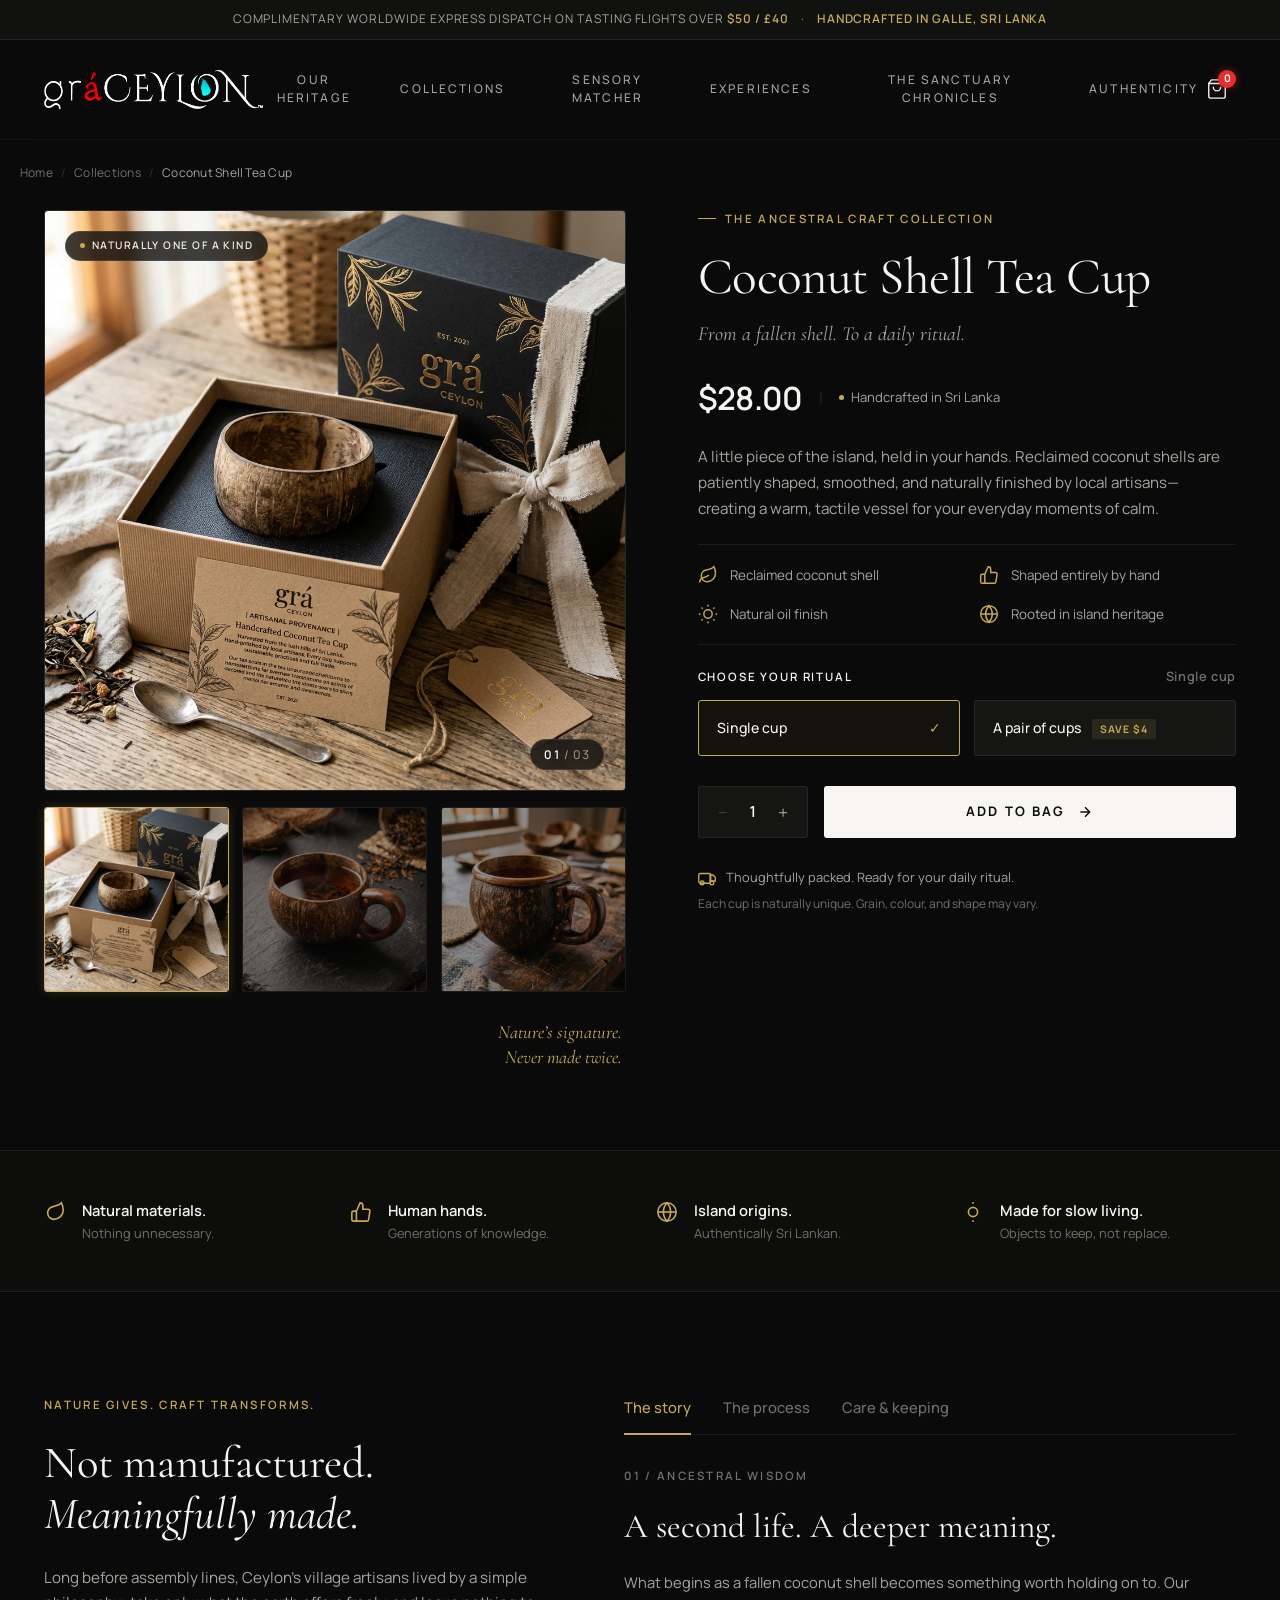
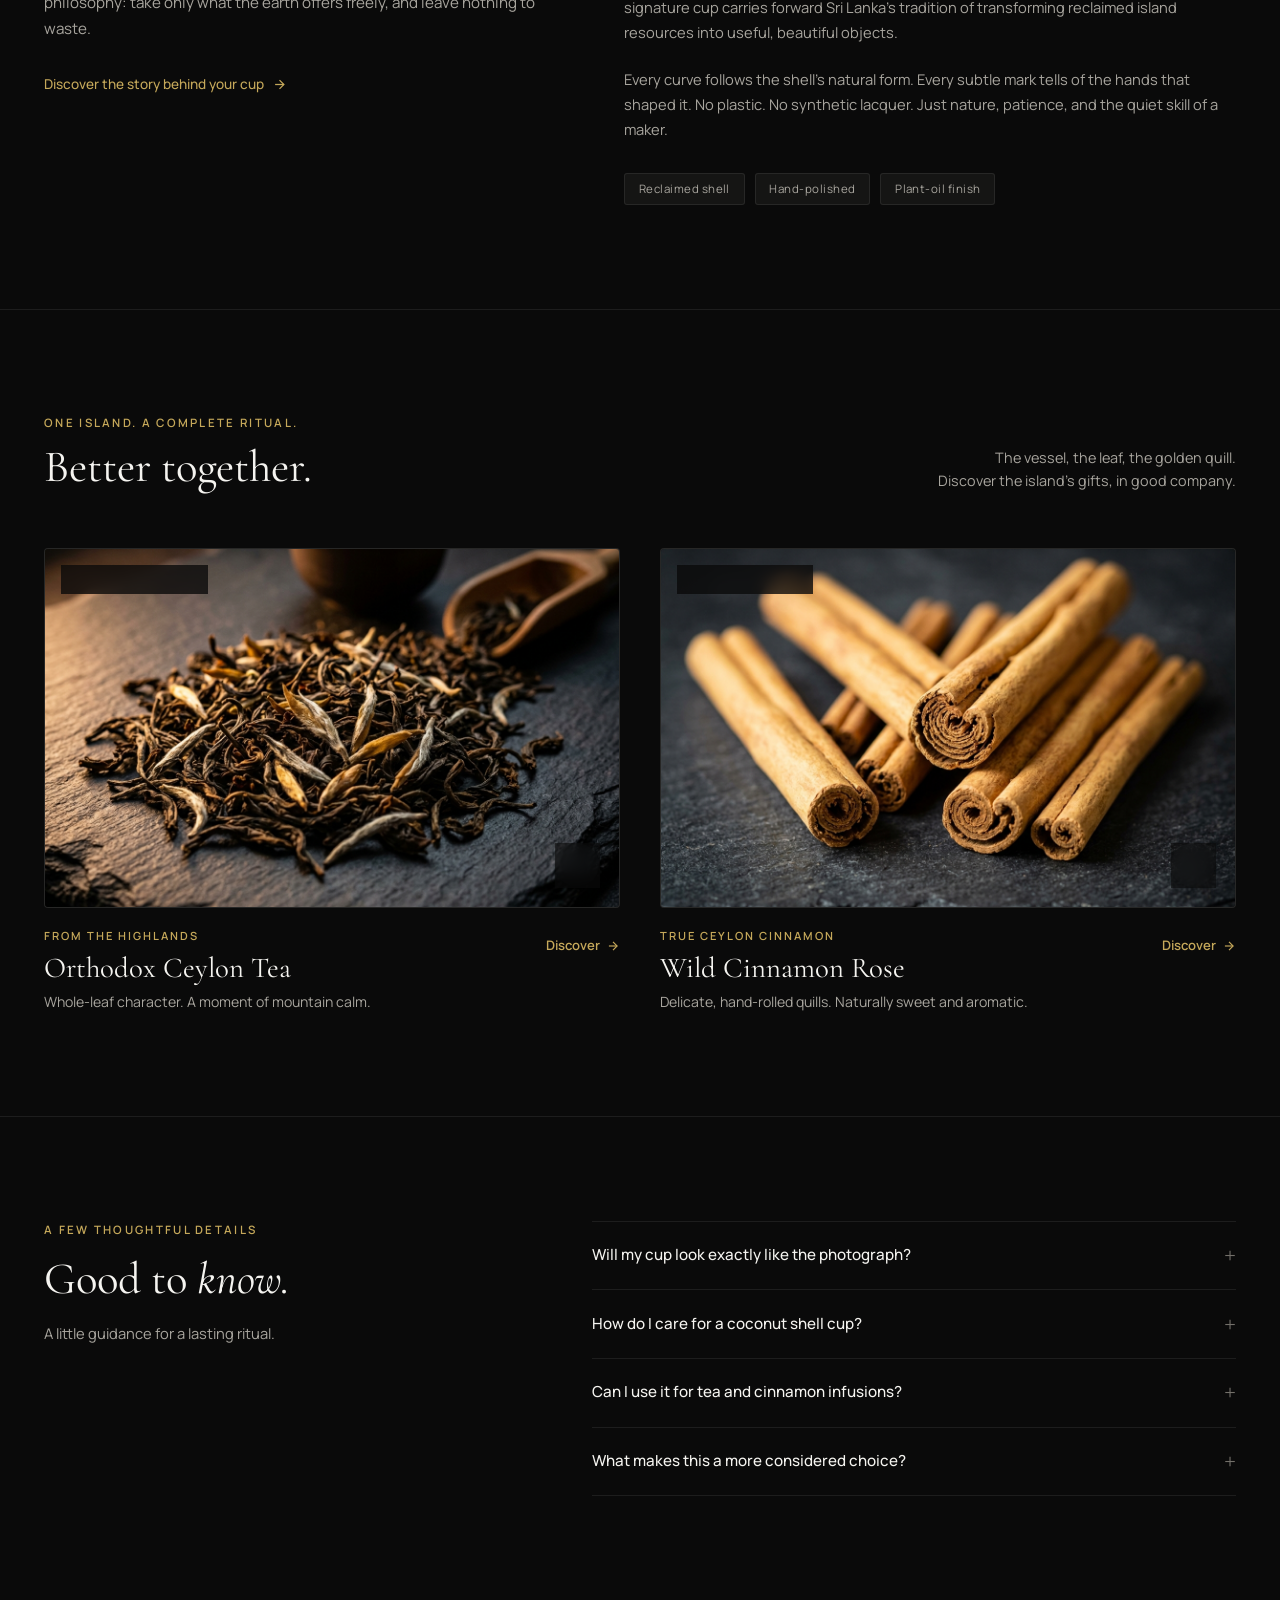
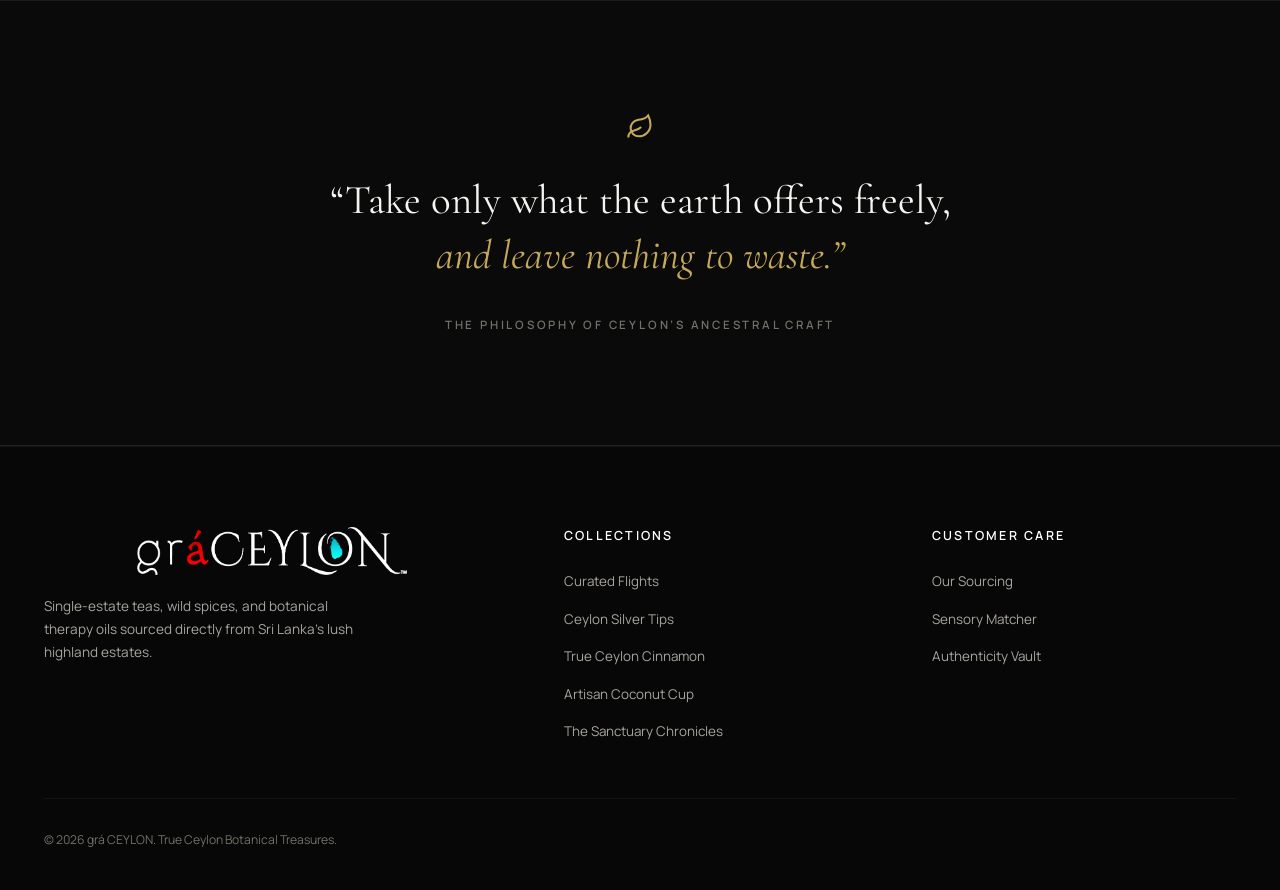
<file: Main/product-craft-v2.html>
<!DOCTYPE html>
<html lang="en">

<head>
  <meta charset="UTF-8">
  <meta name="viewport" content="width=device-width, initial-scale=1.0">
  <title>Coconut Shell Tea Cup · Artisan Crafts · grá Ceylon</title>

  <!-- SEO Meta Tags -->
  <meta name="description"
    content="Discover grá Ceylon's handcrafted coconut shell tea cup. Reclaimed natural materials, ancestral Sri Lankan craftsmanship, and a slower daily ritual.">
  <meta name="keywords"
    content="Coconut Shell Tea Cup, Artisanal Crafts, Sri Lanka Craft, Reclaimed Teaware, Handcrafted Tea Mug, grá Ceylon">
  <meta name="author" content="grá Ceylon">
  <meta name="theme-color" content="#0a0a0a">
  <meta name="robots" content="index, follow">

  <!-- Open Graph / Social -->
  <meta property="og:type" content="product">
  <meta property="og:title" content="Coconut Shell Tea Cup · Artisan Crafts · grá Ceylon">
  <meta property="og:description"
    content="From a fallen shell. To a daily ritual. Reclaimed coconut shells patiently shaped, smoothed, and naturally finished by local artisans in Sri Lanka.">
  <meta property="og:image" content="assets/coconut_cup_gift.jpg">
  <meta property="og:url" content="https://graceylon.com/product-craft-v2.html">

  <!-- Favicon -->
  <link rel="icon" type="image/png" href="assets/favicon 512x512.png">

  <!-- Google Fonts: Cormorant Garamond & Manrope -->
  <link rel="preconnect" href="https://fonts.googleapis.com">
  <link rel="preconnect" href="https://fonts.gstatic.com" crossorigin>
  <link
    href="https://fonts.googleapis.com/css2?family=Cormorant+Garamond:ital,wght@0,400;0,500;0,600;1,400;1,500&family=Manrope:wght@400;500;600;700&display=swap"
    rel="stylesheet">

  <!-- Structured Data: Product JSON-LD -->
  <script type="application/ld+json">
  {
    "@context": "https://schema.org/",
    "@type": "Product",
    "name": "Coconut Shell Tea Cup — Handcrafted in Sri Lanka",
    "image": [
      "https://graceylon.com/assets/coconut_cup_gift.jpg",
      "https://graceylon.com/assets/coconut_cup_hero.jpg",
      "https://graceylon.com/assets/coconut_cup_craft.jpg"
    ],
    "description": "Reclaimed coconut shells patiently shaped, smoothed, and naturally finished by local artisans in Sri Lanka.",
    "sku": "GRA-CRAFT-COCO-CUP-V2",
    "brand": {
      "@type": "Brand",
      "name": "grá Ceylon"
    },
    "offers": {
      "@type": "AggregateOffer",
      "url": "https://graceylon.com/product-craft-v2.html",
      "priceCurrency": "USD",
      "lowPrice": "28.00",
      "highPrice": "52.00",
      "priceValidUntil": "2027-12-31",
      "itemCondition": "https://schema.org/NewCondition",
      "availability": "https://schema.org/InStock"
    }
  }
  </script>

  <style>
    /* ─── RESET & CSS VARIABLES ─── */
    *, *::before, *::after {
      box-sizing: border-box;
      margin: 0;
      padding: 0;
    }

    :root {
      --bg-primary: #0a0a0a;
      --bg-secondary: #111110;
      --bg-card: #151514;
      --bg-card-hover: #1c1c1a;
      --border-subtle: rgba(255, 255, 255, 0.08);
      --border-medium: rgba(255, 255, 255, 0.14);
      --border-gold: rgba(197, 168, 90, 0.4);
      --border-gold-bright: #c5a85a;
      --accent-gold: #c5a85a;
      --accent-gold-light: #e0ca86;
      --accent-gold-dim: rgba(197, 168, 90, 0.12);
      --accent-red: #e52e2e;
      --accent-cyan: #00d2c4;
      --text-primary: #f5f4f0;
      --text-secondary: #a8a59e;
      --text-muted: #73706a;
      --font-serif: "Cormorant Garamond", Georgia, serif;
      --font-sans: "Manrope", -apple-system, BlinkMacSystemFont, "Segoe UI", Roboto, sans-serif;
      --transition-base: 0.25s cubic-bezier(0.16, 1, 0.3, 1);
      --transition-smooth: 0.4s cubic-bezier(0.16, 1, 0.3, 1);
      --header-height: 100px;
      --container-max: 1240px;
    }

    html {
      scroll-behavior: smooth;
      background-color: var(--bg-primary);
      color: var(--text-primary);
      font-family: var(--font-sans);
      font-size: 16px;
      line-height: 1.5;
      -webkit-font-smoothing: antialiased;
      -moz-osx-font-smoothing: grayscale;
    }

    body {
      background-color: var(--bg-primary);
      color: var(--text-primary);
      overflow-x: hidden;
      min-height: 100vh;
      display: flex;
      flex-direction: column;
    }

    img {
      max-width: 100%;
      height: auto;
      display: block;
    }

    a {
      color: inherit;
      text-decoration: none;
      transition: color var(--transition-base);
    }

    button {
      background: none;
      border: none;
      font: inherit;
      color: inherit;
      cursor: pointer;
    }

    .container {
      width: 100%;
      max-width: var(--container-max);
      margin: 0 auto;
      padding: 0 1.5rem;
    }

    /* ─── 1. TOP ANNOUNCEMENT BAR (MATCHING product-craft.html) ─── */
    .announcement-bar {
      background: #111110;
      border-bottom: 1px solid var(--border-subtle);
      color: var(--text-secondary);
      font-size: 0.75rem;
      letter-spacing: 0.08em;
      text-transform: uppercase;
      padding: 0.65rem 1rem;
      text-align: center;
      position: relative;
      z-index: 101;
      display: flex;
      align-items: center;
      justify-content: center;
      gap: 0.75rem;
      flex-wrap: wrap;
    }

    .announcement-bar strong {
      color: var(--accent-gold);
      font-weight: 600;
    }

    /* ─── 2. STANDARDIZED HEADER (MATCHING product-craft.html) ─── */
    .header {
      position: sticky;
      top: 0;
      left: 0;
      width: 100%;
      height: var(--header-height);
      z-index: 100;
      background: rgba(10, 10, 10, 0.7);
      backdrop-filter: blur(20px);
      -webkit-backdrop-filter: blur(20px);
      border-bottom: 1px solid rgba(255, 255, 255, 0.04);
      transition: all 0.35s cubic-bezier(0.16, 1, 0.3, 1);
    }

    .header.scrolled {
      background: rgba(10, 10, 10, 0.94);
      box-shadow: 0 10px 30px rgba(0, 0, 0, 0.6);
      height: 85px;
    }

    .header-container {
      display: flex;
      align-items: center;
      justify-content: space-between;
      height: 100%;
    }

    .brand {
      display: flex;
      align-items: center;
    }

    .brand-logo-svg {
      width: auto;
      max-width: 100%;
      height: auto;
      max-height: 44px;
      aspect-ratio: 520 / 100;
      object-fit: contain;
      transition: all 0.35s cubic-bezier(0.16, 1, 0.3, 1);
    }

    .header.scrolled .brand-logo-svg {
      max-height: 38px;
    }

    .nav-links {
      display: flex;
      gap: 2.25rem;
      align-items: center;
      justify-content: center;
      list-style: none;
      text-align: center;
    }

    .nav-links a {
      display: block;
      font-size: 0.75rem;
      font-weight: 500;
      letter-spacing: 0.18em;
      text-transform: uppercase;
      color: var(--text-secondary);
      text-align: center;
      transition: color var(--transition-base);
      position: relative;
    }

    .nav-links a:hover {
      color: var(--text-primary);
    }

    .nav-links a.active {
      color: var(--text-primary);
    }

    .nav-links a.active::after {
      content: '';
      display: block;
      width: 15px;
      height: 2px;
      background: var(--accent-red);
      margin: 4px auto 0 auto;
      border-radius: 2px;
    }

    .nav-actions {
      display: flex;
      align-items: center;
      gap: 1.5rem;
    }

    .cart-icon-btn {
      background: transparent;
      border: none;
      color: var(--text-primary);
      cursor: pointer;
      position: relative;
      padding: 0.5rem;
      display: flex;
      align-items: center;
      transition: transform var(--transition-base), color var(--transition-base);
    }

    .cart-icon-btn:hover {
      transform: scale(1.08);
      color: var(--accent-cyan);
    }

    .cart-count {
      position: absolute;
      top: 0;
      right: 0;
      background: var(--accent-red);
      color: white;
      font-size: 0.65rem;
      font-weight: 700;
      width: 18px;
      height: 18px;
      border-radius: 50%;
      display: flex;
      align-items: center;
      justify-content: center;
      box-shadow: 0 0 10px rgba(229, 46, 46, 0.5);
    }

    .mobile-nav-toggle {
      display: none;
      background: transparent;
      border: none;
      color: white;
      cursor: pointer;
      padding: 0.25rem;
    }

    /* ─── BREADCRUMBS ─── */
    .breadcrumb-row {
      padding: 1.5rem 0 0.5rem 0;
    }

    .breadcrumbs {
      display: flex;
      align-items: center;
      gap: 0.5rem;
      font-size: 0.75rem;
      color: var(--text-muted);
      letter-spacing: 0.02em;
    }

    .breadcrumbs a {
      color: var(--text-muted);
      transition: color var(--transition-base);
    }

    .breadcrumbs a:hover {
      color: var(--text-secondary);
    }

    .breadcrumbs .separator {
      opacity: 0.4;
    }

    .breadcrumbs .current {
      color: var(--text-secondary);
    }

    /* ─── 3. PRODUCT HERO SECTION (FIGMA V2 DESIGN) ─── */
    .product-hero-section {
      padding: 1.25rem 0 5rem 0;
    }

    .product-hero-grid {
      display: grid;
      grid-template-columns: 1.08fr 1fr;
      gap: 4.5rem;
      align-items: start;
    }

    /* Left Gallery */
    .hero-gallery {
      position: sticky;
      top: 110px;
      display: flex;
      flex-direction: column;
      gap: 1rem;
    }

    .main-image-frame {
      position: relative;
      width: 100%;
      aspect-ratio: 1 / 1;
      border-radius: 4px;
      overflow: hidden;
      background: var(--bg-card);
      border: 1px solid var(--border-subtle);
    }

    .main-product-img {
      width: 100%;
      height: 100%;
      object-fit: cover;
      transition: opacity 0.4s ease, transform 0.6s ease;
    }

    .main-image-frame:hover .main-product-img {
      transform: scale(1.02);
    }

    .image-badge-tag {
      position: absolute;
      top: 1.25rem;
      left: 1.25rem;
      background: rgba(10, 10, 10, 0.78);
      backdrop-filter: blur(8px);
      -webkit-backdrop-filter: blur(8px);
      border: 1px solid rgba(255, 255, 255, 0.1);
      padding: 0.4rem 0.85rem;
      border-radius: 50px;
      font-size: 0.65rem;
      font-weight: 600;
      letter-spacing: 0.14em;
      text-transform: uppercase;
      color: #edebe4;
      display: inline-flex;
      align-items: center;
      gap: 0.45rem;
      z-index: 2;
    }

    .image-badge-tag .dot {
      width: 5px;
      height: 5px;
      border-radius: 50%;
      background: var(--accent-gold);
    }

    .image-counter-tag {
      position: absolute;
      bottom: 1.25rem;
      right: 1.25rem;
      background: rgba(10, 10, 10, 0.75);
      backdrop-filter: blur(8px);
      -webkit-backdrop-filter: blur(8px);
      border: 1px solid rgba(255, 255, 255, 0.1);
      padding: 0.35rem 0.85rem;
      border-radius: 50px;
      font-size: 0.75rem;
      letter-spacing: 0.1em;
      color: var(--text-secondary);
      font-variant-numeric: tabular-nums;
      z-index: 2;
    }

    .image-counter-tag span.active-num {
      color: var(--text-primary);
      font-weight: 600;
    }

    .gallery-thumbnails-row {
      display: grid;
      grid-template-columns: repeat(3, 1fr);
      gap: 0.85rem;
    }

    .thumb-btn {
      aspect-ratio: 1 / 1;
      border-radius: 3px;
      overflow: hidden;
      border: 1.5px solid var(--border-subtle);
      background: var(--bg-card);
      position: relative;
      cursor: pointer;
      opacity: 0.6;
      transition: all var(--transition-base);
    }

    .thumb-btn:hover {
      opacity: 0.9;
      border-color: var(--border-medium);
    }

    .thumb-btn.active {
      opacity: 1;
      border-color: var(--accent-gold);
      box-shadow: 0 0 12px rgba(197, 168, 90, 0.2);
    }

    .thumb-btn img {
      width: 100%;
      height: 100%;
      object-fit: cover;
    }

    .gallery-poetic-caption {
      text-align: right;
      font-family: var(--font-serif);
      font-size: 1.15rem;
      font-style: italic;
      color: var(--accent-gold);
      line-height: 1.35;
      margin-top: 0.75rem;
      padding-right: 0.25rem;
    }

    /* Right Product Details */
    .hero-details {
      display: flex;
      flex-direction: column;
      gap: 1.4rem;
    }

    .collection-eyebrow {
      font-size: 0.72rem;
      font-weight: 600;
      letter-spacing: 0.2em;
      text-transform: uppercase;
      color: var(--accent-gold);
      display: flex;
      align-items: center;
      gap: 0.6rem;
    }

    .collection-eyebrow::before {
      content: "";
      display: inline-block;
      width: 18px;
      height: 1px;
      background: var(--accent-gold);
    }

    .product-title {
      font-family: var(--font-serif);
      font-size: clamp(2.5rem, 4vw, 3.25rem);
      font-weight: 400;
      color: var(--text-primary);
      line-height: 1.1;
      letter-spacing: -0.01em;
    }

    .product-subheading {
      font-family: var(--font-serif);
      font-size: 1.25rem;
      font-style: italic;
      color: var(--text-secondary);
      line-height: 1.4;
      margin-top: -0.5rem;
    }

    .price-origin-row {
      display: flex;
      align-items: center;
      gap: 1rem;
      margin-top: 0.2rem;
    }

    .price-value {
      font-size: 2rem;
      font-weight: 600;
      color: var(--text-primary);
      letter-spacing: -0.02em;
    }

    .price-origin-divider {
      color: var(--border-medium);
      font-weight: 300;
    }

    .origin-tag {
      font-size: 0.82rem;
      color: var(--text-secondary);
      display: inline-flex;
      align-items: center;
      gap: 0.45rem;
    }

    .origin-tag .dot {
      width: 5px;
      height: 5px;
      border-radius: 50%;
      background: var(--accent-gold);
    }

    .product-lead-copy {
      font-size: 0.95rem;
      line-height: 1.7;
      color: var(--text-secondary);
      font-weight: 400;
    }

    /* 4-Key Pillars (2x2 Grid) */
    .craft-pillars-grid {
      display: grid;
      grid-template-columns: repeat(2, 1fr);
      gap: 1.15rem 1.5rem;
      padding: 1.25rem 0;
      border-top: 1px solid var(--border-subtle);
      border-bottom: 1px solid var(--border-subtle);
    }

    .pillar-item {
      display: flex;
      align-items: center;
      gap: 0.75rem;
      font-size: 0.84rem;
      color: var(--text-secondary);
    }

    .pillar-icon {
      width: 20px;
      height: 20px;
      flex-shrink: 0;
      color: var(--accent-gold);
    }

    /* Variant Selector */
    .ritual-section {
      display: flex;
      flex-direction: column;
      gap: 0.85rem;
    }

    .ritual-header-row {
      display: flex;
      align-items: center;
      justify-content: space-between;
      font-size: 0.72rem;
      letter-spacing: 0.16em;
      text-transform: uppercase;
      font-weight: 600;
    }

    .ritual-header-title {
      color: var(--text-primary);
    }

    .ritual-header-status {
      color: var(--text-muted);
      letter-spacing: 0.05em;
      text-transform: none;
      font-size: 0.8rem;
    }

    .ritual-options-grid {
      display: grid;
      grid-template-columns: repeat(2, 1fr);
      gap: 0.85rem;
    }

    .ritual-btn {
      background: var(--bg-card);
      border: 1px solid var(--border-subtle);
      border-radius: 3px;
      padding: 1rem 1.15rem;
      display: flex;
      align-items: center;
      justify-content: space-between;
      cursor: pointer;
      transition: all var(--transition-base);
      text-align: left;
    }

    .ritual-btn:hover {
      border-color: var(--border-medium);
      background: var(--bg-card-hover);
    }

    .ritual-btn.active {
      border-color: var(--accent-gold);
      background: rgba(197, 168, 90, 0.05);
    }

    .ritual-btn-label {
      font-size: 0.88rem;
      font-weight: 500;
      color: var(--text-primary);
    }

    .ritual-btn-check {
      color: var(--accent-gold);
      font-size: 0.9rem;
      display: none;
    }

    .ritual-btn.active .ritual-btn-check {
      display: inline-block;
    }

    .ritual-btn-save {
      font-size: 0.65rem;
      letter-spacing: 0.1em;
      text-transform: uppercase;
      font-weight: 700;
      color: var(--accent-gold);
      background: var(--accent-gold-dim);
      padding: 0.2rem 0.5rem;
      border-radius: 2px;
      margin-left: 0.5rem;
    }

    /* Actions Row: Qty + Add to Bag */
    .actions-row {
      display: grid;
      grid-template-columns: 110px 1fr;
      gap: 1rem;
      margin-top: 0.5rem;
    }

    .qty-picker {
      display: flex;
      align-items: center;
      justify-content: space-between;
      border: 1px solid var(--border-subtle);
      border-radius: 3px;
      background: var(--bg-card);
      padding: 0 0.5rem;
      height: 52px;
    }

    .qty-btn {
      width: 32px;
      height: 32px;
      display: flex;
      align-items: center;
      justify-content: center;
      color: var(--text-secondary);
      font-size: 1.1rem;
      border-radius: 2px;
      transition: all var(--transition-base);
    }

    .qty-btn:hover:not(:disabled) {
      color: var(--text-primary);
      background: rgba(255, 255, 255, 0.08);
    }

    .qty-btn:disabled {
      opacity: 0.3;
      cursor: not-allowed;
    }

    .qty-value {
      font-size: 0.95rem;
      font-weight: 600;
      color: var(--text-primary);
      min-width: 20px;
      text-align: center;
      font-variant-numeric: tabular-nums;
    }

    .add-to-bag-btn {
      height: 52px;
      background: #f7f6f2;
      color: #0d0d0c;
      font-size: 0.82rem;
      font-weight: 700;
      letter-spacing: 0.16em;
      text-transform: uppercase;
      border-radius: 3px;
      display: flex;
      align-items: center;
      justify-content: center;
      gap: 0.75rem;
      transition: all var(--transition-base);
      cursor: pointer;
    }

    .add-to-bag-btn:hover {
      background: #ffffff;
      transform: translateY(-1px);
      box-shadow: 0 6px 20px rgba(0, 0, 0, 0.4);
    }

    .add-to-bag-btn:active {
      transform: translateY(0);
    }

    .add-to-bag-btn .arrow-icon {
      transition: transform var(--transition-base);
    }

    .add-to-bag-btn:hover .arrow-icon {
      transform: translateX(4px);
    }

    /* Trust & Reassurance lines */
    .reassurance-block {
      display: flex;
      flex-direction: column;
      gap: 0.5rem;
      padding-top: 0.5rem;
    }

    .reassurance-line {
      display: flex;
      align-items: center;
      gap: 0.65rem;
      font-size: 0.8rem;
      color: var(--text-secondary);
    }

    .reassurance-line .icon {
      color: var(--accent-gold);
      flex-shrink: 0;
    }

    .reassurance-note {
      font-size: 0.75rem;
      color: var(--text-muted);
      line-height: 1.5;
    }

    /* ─── 4. VALUES STRIP (4-COLUMNS) ─── */
    .values-strip-section {
      background: #0d0d0c;
      border-top: 1px solid var(--border-subtle);
      border-bottom: 1px solid var(--border-subtle);
      padding: 3rem 0;
    }

    .values-grid {
      display: grid;
      grid-template-columns: repeat(4, 1fr);
      gap: 2rem;
    }

    .value-card {
      display: flex;
      align-items: flex-start;
      gap: 1rem;
    }

    .value-icon {
      width: 22px;
      height: 22px;
      color: var(--accent-gold);
      flex-shrink: 0;
      margin-top: 2px;
    }

    .value-content {
      display: flex;
      flex-direction: column;
      gap: 0.2rem;
    }

    .value-title {
      font-size: 0.92rem;
      font-weight: 600;
      color: var(--text-primary);
    }

    .value-sub {
      font-size: 0.8rem;
      color: var(--text-muted);
    }

    /* ─── 5. CRAFT STORY & INTERACTIVE TABS SECTION ─── */
    .craft-story-section {
      padding: 6.5rem 0;
      border-bottom: 1px solid var(--border-subtle);
    }

    .craft-story-grid {
      display: grid;
      grid-template-columns: 0.9fr 1.1fr;
      gap: 5rem;
      align-items: start;
    }

    /* Left Narrative */
    .story-manifesto {
      display: flex;
      flex-direction: column;
      gap: 1.5rem;
    }

    .manifesto-eyebrow {
      font-size: 0.72rem;
      font-weight: 600;
      letter-spacing: 0.2em;
      text-transform: uppercase;
      color: var(--accent-gold);
    }

    .manifesto-title {
      font-family: var(--font-serif);
      font-size: clamp(2.4rem, 3.5vw, 3.2rem);
      line-height: 1.15;
      color: var(--text-primary);
      font-weight: 400;
    }

    .manifesto-title em {
      font-style: italic;
      font-weight: 400;
    }

    .manifesto-lead {
      font-size: 0.95rem;
      line-height: 1.7;
      color: var(--text-secondary);
    }

    .manifesto-link {
      display: inline-flex;
      align-items: center;
      gap: 0.5rem;
      font-size: 0.85rem;
      color: var(--accent-gold);
      font-weight: 500;
      margin-top: 0.5rem;
      transition: gap var(--transition-base);
    }

    .manifesto-link:hover {
      gap: 0.85rem;
      color: var(--accent-gold-light);
    }

    /* Right Interactive Tabs */
    .story-tabs-container {
      display: flex;
      flex-direction: column;
      gap: 2rem;
    }

    .tabs-nav {
      display: flex;
      align-items: center;
      gap: 2rem;
      border-bottom: 1px solid var(--border-subtle);
      position: relative;
    }

    .tab-nav-btn {
      font-size: 0.92rem;
      font-weight: 500;
      color: var(--text-muted);
      padding: 0 0 1rem 0;
      position: relative;
      cursor: pointer;
      transition: color var(--transition-base);
    }

    .tab-nav-btn:hover {
      color: var(--text-secondary);
    }

    .tab-nav-btn.active {
      color: var(--accent-gold);
    }

    .tab-nav-btn.active::after {
      content: "";
      position: absolute;
      bottom: -1px;
      left: 0;
      width: 100%;
      height: 2px;
      background: var(--accent-gold);
    }

    .tab-pane {
      display: none;
      flex-direction: column;
      gap: 1.4rem;
      animation: fadeIn 0.35s ease;
    }

    .tab-pane.active {
      display: flex;
    }

    @keyframes fadeIn {
      from {
        opacity: 0;
        transform: translateY(6px);
      }
      to {
        opacity: 1;
        transform: translateY(0);
      }
    }

    .tab-step-index {
      font-size: 0.72rem;
      letter-spacing: 0.2em;
      text-transform: uppercase;
      color: var(--text-muted);
      font-weight: 600;
    }

    .tab-heading {
      font-family: var(--font-serif);
      font-size: 2.1rem;
      font-weight: 400;
      color: var(--text-primary);
      line-height: 1.2;
    }

    .tab-copy {
      font-size: 0.92rem;
      line-height: 1.7;
      color: var(--text-secondary);
    }

    .tab-tags-row {
      display: flex;
      align-items: center;
      gap: 0.65rem;
      flex-wrap: wrap;
      margin-top: 0.5rem;
    }

    .tab-tag-pill {
      font-size: 0.72rem;
      letter-spacing: 0.04em;
      color: var(--text-secondary);
      border: 1px solid var(--border-subtle);
      border-radius: 3px;
      padding: 0.4rem 0.85rem;
      background: var(--bg-card);
    }

    /* Process Step List for Tab 2 */
    .process-steps-list {
      display: flex;
      flex-direction: column;
      gap: 1.25rem;
    }

    .process-step-item {
      display: flex;
      flex-direction: column;
      gap: 0.35rem;
      padding-left: 1.25rem;
      border-left: 1.5px solid var(--border-gold);
    }

    .process-step-title {
      font-size: 0.95rem;
      font-weight: 600;
      color: var(--text-primary);
    }

    .process-step-desc {
      font-size: 0.88rem;
      line-height: 1.6;
      color: var(--text-secondary);
    }

    /* ─── 6. BETTER TOGETHER (PAIRINGS) SECTION ─── */
    .pairings-section {
      padding: 6.5rem 0;
      border-bottom: 1px solid var(--border-subtle);
    }

    .pairings-header {
      display: flex;
      align-items: flex-end;
      justify-content: space-between;
      margin-bottom: 3.5rem;
      flex-wrap: wrap;
      gap: 1.5rem;
    }

    .pairings-title-group {
      display: flex;
      flex-direction: column;
      gap: 0.75rem;
    }

    .pairings-eyebrow {
      font-size: 0.72rem;
      letter-spacing: 0.2em;
      text-transform: uppercase;
      color: var(--accent-gold);
      font-weight: 600;
    }

    .pairings-title {
      font-family: var(--font-serif);
      font-size: clamp(2.4rem, 3.5vw, 3.2rem);
      font-weight: 400;
      color: var(--text-primary);
      line-height: 1.1;
    }

    .pairings-subtext {
      text-align: right;
      font-size: 0.9rem;
      line-height: 1.6;
      color: var(--text-secondary);
      max-width: 360px;
    }

    .pairings-grid {
      display: grid;
      grid-template-columns: repeat(2, 1fr);
      gap: 2.5rem;
    }

    .pairing-card {
      display: flex;
      flex-direction: column;
      gap: 1.25rem;
    }

    .pairing-image-wrap {
      position: relative;
      aspect-ratio: 16 / 10;
      border-radius: 4px;
      overflow: hidden;
      background: var(--bg-card);
      border: 1px solid var(--border-subtle);
    }

    .pairing-img {
      width: 100%;
      height: 100%;
      object-fit: cover;
      transition: transform 0.6s ease;
    }

    .pairing-card:hover .pairing-img {
      transform: scale(1.04);
    }

    .pairing-badge {
      position: absolute;
      top: 1rem;
      left: 1rem;
      background: rgba(10, 10, 10, 0.78);
      backdrop-filter: blur(8px);
      border: 1px solid rgba(255, 255, 255, 0.1);
      padding: 0.35rem 0.75rem;
      border-radius: 2px;
      font-size: 0.65rem;
      font-weight: 600;
      letter-spacing: 0.14em;
      text-transform: uppercase;
      color: #edebe4;
      z-index: 2;
    }

    .pairing-arrow-btn {
      position: absolute;
      bottom: 1.25rem;
      right: 1.25rem;
      width: 44px;
      height: 44px;
      border-radius: 50%;
      border: 1px solid var(--accent-gold);
      background: rgba(10, 10, 10, 0.6);
      backdrop-filter: blur(8px);
      display: flex;
      align-items: center;
      justify-content: center;
      color: var(--accent-gold);
      transition: all var(--transition-base);
      z-index: 2;
    }

    .pairing-card:hover .pairing-arrow-btn {
      background: var(--accent-gold);
      color: #0d0d0c;
      transform: scale(1.08);
    }

    .pairing-info {
      display: flex;
      align-items: flex-start;
      justify-content: space-between;
      gap: 1rem;
    }

    .pairing-text-col {
      display: flex;
      flex-direction: column;
      gap: 0.35rem;
    }

    .pairing-category {
      font-size: 0.7rem;
      letter-spacing: 0.18em;
      text-transform: uppercase;
      font-weight: 600;
      color: var(--accent-gold);
    }

    .pairing-item-title {
      font-family: var(--font-serif);
      font-size: 1.8rem;
      font-weight: 400;
      color: var(--text-primary);
      line-height: 1.2;
    }

    .pairing-item-desc {
      font-size: 0.88rem;
      color: var(--text-secondary);
      line-height: 1.5;
    }

    .pairing-discover-link {
      display: inline-flex;
      align-items: center;
      gap: 0.4rem;
      font-size: 0.82rem;
      font-weight: 600;
      color: var(--accent-gold);
      white-space: nowrap;
      margin-top: 0.5rem;
      transition: gap var(--transition-base);
    }

    .pairing-discover-link:hover {
      gap: 0.7rem;
      color: var(--accent-gold-light);
    }

    /* ─── 7. FAQ (GOOD TO KNOW) SECTION ─── */
    .faq-section {
      padding: 6.5rem 0;
      border-bottom: 1px solid var(--border-subtle);
    }

    .faq-grid {
      display: grid;
      grid-template-columns: 0.85fr 1.15fr;
      gap: 4.5rem;
      align-items: start;
    }

    .faq-intro {
      display: flex;
      flex-direction: column;
      gap: 1rem;
    }

    .faq-eyebrow {
      font-size: 0.72rem;
      letter-spacing: 0.2em;
      text-transform: uppercase;
      color: var(--accent-gold);
      font-weight: 600;
    }

    .faq-title {
      font-family: var(--font-serif);
      font-size: clamp(2.4rem, 3.5vw, 3.2rem);
      font-weight: 400;
      color: var(--text-primary);
      line-height: 1.15;
    }

    .faq-title em {
      font-style: italic;
    }

    .faq-subtext {
      font-size: 0.92rem;
      color: var(--text-secondary);
      line-height: 1.6;
    }

    .faq-accordion-list {
      display: flex;
      flex-direction: column;
    }

    .faq-accordion-item {
      border-top: 1px solid var(--border-subtle);
    }

    .faq-accordion-item:last-child {
      border-bottom: 1px solid var(--border-subtle);
    }

    .faq-trigger {
      width: 100%;
      padding: 1.4rem 0;
      display: flex;
      align-items: center;
      justify-content: space-between;
      gap: 1.5rem;
      text-align: left;
      font-size: 0.95rem;
      font-weight: 500;
      color: var(--text-primary);
      cursor: pointer;
      transition: color var(--transition-base);
    }

    .faq-trigger:hover {
      color: var(--accent-gold);
    }

    .faq-plus-icon {
      font-size: 1.3rem;
      font-weight: 300;
      color: var(--text-muted);
      transition: transform var(--transition-base), color var(--transition-base);
      flex-shrink: 0;
      line-height: 1;
    }

    .faq-accordion-item.open .faq-plus-icon {
      transform: rotate(45deg);
      color: var(--accent-gold);
    }

    .faq-body {
      max-height: 0;
      overflow: hidden;
      transition: max-height 0.4s cubic-bezier(0.16, 1, 0.3, 1), opacity 0.3s ease;
      opacity: 0;
    }

    .faq-accordion-item.open .faq-body {
      opacity: 1;
    }

    .faq-body-inner {
      padding-bottom: 1.4rem;
      font-size: 0.88rem;
      line-height: 1.7;
      color: var(--text-secondary);
    }

    /* ─── 8. ANCESTRAL PHILOSOPHY QUOTE BANNER ─── */
    .quote-banner-section {
      padding: 7rem 0;
      text-align: center;
      border-bottom: 1px solid var(--border-subtle);
    }

    .quote-container {
      max-width: 820px;
      margin: 0 auto;
      display: flex;
      flex-direction: column;
      align-items: center;
      gap: 2rem;
    }

    .quote-leaf-glyph {
      color: var(--accent-gold);
      display: inline-flex;
    }

    .quote-main-text {
      font-family: var(--font-serif);
      font-size: clamp(2rem, 3.2vw, 2.75rem);
      font-weight: 400;
      color: var(--text-primary);
      line-height: 1.35;
    }

    .quote-main-text em {
      font-style: italic;
      color: var(--accent-gold);
      display: block;
    }

    .quote-attribution {
      font-size: 0.72rem;
      letter-spacing: 0.24em;
      text-transform: uppercase;
      font-weight: 600;
      color: var(--text-muted);
    }

    /* ─── 9. STANDARDIZED FOOTER (MATCHING product-craft.html) ─── */
    .footer {
      background-color: #070707;
      padding: 5rem 0 2.5rem;
      border-top: 1px solid rgba(255, 255, 255, 0.05);
      margin-top: auto;
    }

    .footer-grid {
      display: grid;
      grid-template-columns: 1.5fr 1fr 1fr;
      gap: 4rem;
      margin-bottom: 3.5rem;
    }

    .footer-brand {
      display: flex;
      flex-direction: column;
      gap: 1.25rem;
    }

    .footer-logo {
      width: auto;
      max-width: 100%;
      height: auto;
      max-height: 48px;
      aspect-ratio: 520 / 100;
      object-fit: contain;
    }

    .footer-bio {
      font-size: 0.85rem;
      line-height: 1.7;
      color: var(--text-secondary);
      max-width: 320px;
    }

    .footer-heading {
      font-size: 0.78rem;
      letter-spacing: 0.18em;
      text-transform: uppercase;
      color: #ffffff;
      margin-bottom: 1.4rem;
      font-family: var(--font-sans);
      font-weight: 600;
    }

    .footer-links ul {
      list-style: none;
      display: flex;
      flex-direction: column;
      gap: 0.85rem;
    }

    .footer-links a {
      font-size: 0.84rem;
      color: var(--text-secondary);
      transition: color var(--transition-base);
    }

    .footer-links a:hover {
      color: var(--accent-gold);
    }

    .footer-bottom {
      border-top: 1px solid rgba(255, 255, 255, 0.05);
      padding-top: 2rem;
      display: flex;
      justify-content: space-between;
      align-items: center;
      font-size: 0.76rem;
      color: var(--text-muted);
    }

    /* ─── 10. SHOPPING CART DRAWER (MATCHING product-craft.html) ─── */
    .cart-overlay {
      position: fixed;
      top: 0;
      left: 0;
      width: 100%;
      height: 100vh;
      background: rgba(0, 0, 0, 0.65);
      backdrop-filter: blur(8px);
      -webkit-backdrop-filter: blur(8px);
      z-index: 200;
      opacity: 0;
      visibility: hidden;
      transition: all 0.35s cubic-bezier(0.16, 1, 0.3, 1);
    }

    .cart-overlay.active {
      opacity: 1;
      visibility: visible;
    }

    .cart-drawer {
      position: absolute;
      top: 0;
      right: 0;
      width: 100%;
      max-width: 440px;
      height: 100%;
      background: #111110;
      border-left: 1px solid var(--border-subtle);
      display: flex;
      flex-direction: column;
      transform: translateX(100%);
      transition: transform 0.4s cubic-bezier(0.16, 1, 0.3, 1);
      box-shadow: -10px 0 30px rgba(0, 0, 0, 0.6);
    }

    .cart-overlay.active .cart-drawer {
      transform: translateX(0);
    }

    .cart-header {
      padding: 1.5rem 1.75rem;
      border-bottom: 1px solid var(--border-subtle);
      display: flex;
      justify-content: space-between;
      align-items: center;
    }

    .cart-header-title {
      font-family: var(--font-serif);
      font-size: 1.4rem;
      font-weight: 500;
      color: var(--text-primary);
    }

    .cart-close-btn {
      font-size: 1.8rem;
      line-height: 1;
      color: var(--text-secondary);
      cursor: pointer;
      background: transparent;
      border: none;
      transition: color var(--transition-base);
    }

    .cart-close-btn:hover {
      color: var(--text-primary);
    }

    .cart-items {
      flex: 1;
      overflow-y: auto;
      padding: 1.75rem;
      display: flex;
      flex-direction: column;
      gap: 1.25rem;
    }

    .cart-empty-message {
      margin: auto;
      text-align: center;
      color: var(--text-muted);
      display: flex;
      flex-direction: column;
      align-items: center;
      gap: 1rem;
      font-size: 0.9rem;
    }

    .cart-empty-logo {
      max-height: 40px;
      opacity: 0.4;
      filter: grayscale(1);
    }

    .cart-item-row {
      display: flex;
      align-items: center;
      gap: 1rem;
      padding-bottom: 1rem;
      border-bottom: 1px solid var(--border-subtle);
    }

    .cart-item-img {
      width: 60px;
      height: 60px;
      border-radius: 3px;
      object-fit: cover;
      background: var(--bg-card);
      border: 1px solid var(--border-subtle);
    }

    .cart-item-info {
      flex: 1;
      display: flex;
      flex-direction: column;
      gap: 0.2rem;
    }

    .cart-item-title {
      font-size: 0.85rem;
      font-weight: 600;
      color: var(--text-primary);
    }

    .cart-item-meta {
      font-size: 0.75rem;
      color: var(--text-muted);
    }

    .cart-item-price {
      font-size: 0.85rem;
      font-weight: 600;
      color: var(--accent-gold);
    }

    .cart-footer {
      padding: 1.5rem 1.75rem;
      border-top: 1px solid var(--border-subtle);
      background: #0d0d0c;
    }

    .checkout-btn {
      width: 100%;
      padding: 1rem;
      background: var(--accent-gold);
      color: #0a0a0a;
      font-weight: 700;
      font-size: 0.82rem;
      letter-spacing: 0.16em;
      text-transform: uppercase;
      border: none;
      border-radius: 3px;
      cursor: pointer;
      transition: background var(--transition-base);
    }

    .checkout-btn:hover {
      background: var(--accent-gold-light);
    }

    /* ─── 11. MOBILE STICKY ADD TO BAG BAR ─── */
    .mobile-sticky-bar {
      position: fixed;
      bottom: 0;
      left: 0;
      width: 100%;
      background: rgba(14, 14, 13, 0.94);
      backdrop-filter: blur(16px);
      -webkit-backdrop-filter: blur(16px);
      border-top: 1px solid var(--border-subtle);
      padding: 0.85rem 1.25rem;
      display: none;
      align-items: center;
      justify-content: space-between;
      gap: 1rem;
      z-index: 99;
      transform: translateY(100%);
      transition: transform 0.35s ease;
    }

    .mobile-sticky-bar.visible {
      transform: translateY(0);
    }

    .mobile-sticky-info {
      display: flex;
      flex-direction: column;
      gap: 0.15rem;
    }

    .mobile-sticky-title {
      font-size: 0.82rem;
      font-weight: 600;
      color: var(--text-primary);
    }

    .mobile-sticky-meta {
      font-size: 0.75rem;
      color: var(--text-muted);
    }

    .mobile-sticky-btn {
      background: #f7f6f2;
      color: #0d0d0c;
      font-size: 0.75rem;
      font-weight: 700;
      letter-spacing: 0.12em;
      text-transform: uppercase;
      padding: 0.75rem 1.25rem;
      border-radius: 3px;
      white-space: nowrap;
    }

    /* ─── TOAST NOTIFICATION ─── */
    .toast-container {
      position: fixed;
      bottom: 2rem;
      right: 2rem;
      z-index: 1000;
      display: flex;
      flex-direction: column;
      gap: 0.5rem;
      pointer-events: none;
    }

    .toast-notice {
      background: rgba(22, 22, 20, 0.95);
      border: 1px solid var(--accent-gold);
      backdrop-filter: blur(12px);
      color: var(--text-primary);
      padding: 0.9rem 1.4rem;
      border-radius: 4px;
      font-size: 0.85rem;
      display: flex;
      align-items: center;
      gap: 0.75rem;
      box-shadow: 0 10px 30px rgba(0, 0, 0, 0.5);
      transform: translateY(20px);
      opacity: 0;
      transition: all 0.35s cubic-bezier(0.16, 1, 0.3, 1);
    }

    .toast-notice.show {
      transform: translateY(0);
      opacity: 1;
    }

    /* ─── RESPONSIVE BREAKPOINTS ─── */
    @media (max-width: 1024px) {
      .product-hero-grid {
        grid-template-columns: 1fr;
        gap: 3rem;
      }

      .hero-gallery {
        position: static;
        max-width: 600px;
        margin: 0 auto;
        width: 100%;
      }

      .craft-story-grid {
        grid-template-columns: 1fr;
        gap: 3.5rem;
      }

      .faq-grid {
        grid-template-columns: 1fr;
        gap: 3rem;
      }

      .values-grid {
        grid-template-columns: repeat(2, 1fr);
        gap: 2rem 1.5rem;
      }
    }

    @media (max-width: 991px) {
      .nav-links {
        position: fixed;
        top: var(--header-height);
        left: 0;
        width: 100%;
        height: calc(100vh - var(--header-height));
        background: rgba(10, 10, 10, 0.98);
        backdrop-filter: blur(20px);
        -webkit-backdrop-filter: blur(20px);
        flex-direction: column;
        justify-content: center;
        gap: 2rem;
        transform: translateY(-100%);
        opacity: 0;
        visibility: hidden;
        transition: all 0.4s cubic-bezier(0.16, 1, 0.3, 1);
        z-index: 99;
      }

      .nav-links.active {
        transform: translateY(0);
        opacity: 1;
        visibility: visible;
      }

      .mobile-nav-toggle {
        display: block;
      }

      .footer-grid {
        grid-template-columns: 1fr 1fr;
        gap: 2.5rem;
      }
    }

    @media (max-width: 768px) {
      .mobile-sticky-bar {
        display: flex;
      }

      .pairings-grid {
        grid-template-columns: 1fr;
        gap: 2.5rem;
      }

      .values-grid {
        grid-template-columns: 1fr;
        gap: 1.5rem;
      }

      .actions-row {
        grid-template-columns: 100px 1fr;
      }

      .footer-grid {
        grid-template-columns: 1fr;
        gap: 2.5rem;
      }

      .footer-bottom {
        flex-direction: column;
        align-items: flex-start;
        gap: 0.75rem;
      }
    }
  </style>
</head>

<body>

  <!-- ─── 1. TOP ANNOUNCEMENT BAR (MATCHING product-craft.html) ─── -->
  <div class="announcement-bar">
    <span>Complimentary worldwide express dispatch on tasting flights over <strong>$50 / £40</strong></span>
    <span>&middot;</span>
    <span><strong>Handcrafted in Galle, Sri Lanka</strong></span>
  </div>

  <!-- ─── 2. STANDARDIZED HEADER NAVIGATION (MATCHING product-craft.html) ─── -->
  <header class="header" id="mainHeader">
    <div class="container header-container">
      <div class="brand">
        <a href="index.html" aria-label="grá CEYLON Home">
          <img src="assets/logo.png" alt="grá CEYLON Logo" class="brand-logo-svg" id="headerLogo">
        </a>
      </div>

      <nav aria-label="Main Navigation">
        <ul class="nav-links" id="navLinks">
          <li><a href="index.html#story" class="nav-link" id="navLinkStory">Our Heritage</a></li>
          <li><a href="collections.html" class="nav-link" id="navLinkCollections">Collections</a></li>
          <li><a href="index.html#selector" class="nav-link" id="navLinkQuiz">Sensory Matcher</a></li>
          <li><a href="index.html#testimonials" class="nav-link" id="navLinkReviews">Experiences</a></li>
          <li><a href="sanctuary-chronicles.html" class="nav-link" id="navLinkBlog">The Sanctuary Chronicles</a></li>
          <li><a href="verify.html" class="nav-link" id="navLinkVerify">Authenticity</a></li>
        </ul>
      </nav>

      <div class="nav-actions">
        <button class="cart-icon-btn" id="cartOpenBtn" aria-label="Open Shopping Cart" aria-haspopup="dialog">
          <svg xmlns="http://www.w3.org/2000/svg" width="22" height="22" viewBox="0 0 24 24" fill="none"
            stroke="currentColor" stroke-width="1.5" stroke-linecap="round" stroke-linejoin="round">
            <path d="M6 2 3 6v14a2 2 0 0 0 2 2h14a2 2 0 0 0 2-2V6l-3-4Z" />
            <path d="M3 6h18" />
            <path d="M16 10a4 4 0 0 1-8 0" />
          </svg>
          <span class="cart-count" id="cartCount">0</span>
        </button>

        <button class="mobile-nav-toggle" id="mobileNavToggle" aria-label="Toggle navigation menu"
          aria-expanded="false">
          <svg xmlns="http://www.w3.org/2000/svg" width="24" height="24" viewBox="0 0 24 24" fill="none"
            stroke="currentColor" stroke-width="2" stroke-linecap="round" stroke-linejoin="round" id="menuIconOpen">
            <line x1="4" x2="20" y1="12" y2="12" />
            <line x1="4" x2="20" y1="6" y2="6" />
            <line x1="4" x2="20" y1="18" y2="18" />
          </svg>
          <svg xmlns="http://www.w3.org/2000/svg" width="24" height="24" viewBox="0 0 24 24" fill="none"
            stroke="currentColor" stroke-width="2" stroke-linecap="round" stroke-linejoin="round" id="menuIconClose"
            style="display:none;">
            <path d="M18 6 6 18" />
            <path d="m6 6 12 12" />
          </svg>
        </button>
      </div>
    </div>
  </header>

  <main>
    <!-- ─── BREADCRUMBS ─── -->
    <div class="container breadcrumb-row">
      <nav class="breadcrumbs" aria-label="Breadcrumb">
        <a href="index.html">Home</a>
        <span class="separator">/</span>
        <a href="collections.html">Collections</a>
        <span class="separator">/</span>
        <span class="current">Coconut Shell Tea Cup</span>
      </nav>
    </div>

    <!-- ─── 3. PRODUCT HERO SECTION (BUY BOX) ─── -->
    <section class="product-hero-section" id="productHero">
      <div class="container">
        <div class="product-hero-grid">

          <!-- Left Column: Gallery -->
          <div class="hero-gallery">
            <div class="main-image-frame" id="mainImageFrame">
              <span class="image-badge-tag">
                <span class="dot"></span>
                Naturally one of a kind
              </span>
              <img src="assets/coconut_cup_gift.jpg"
                alt="The complete piece: handcrafted coconut shell tea cup in a gift box with linen ribbon"
                class="main-product-img" id="mainProductImg">
              <span class="image-counter-tag">
                <span class="active-num" id="currentImageNum">01</span> / 03
              </span>
            </div>

            <!-- 3 Thumbnails -->
            <div class="gallery-thumbnails-row">
              <button type="button" class="thumb-btn active" data-img="assets/coconut_cup_gift.jpg" data-index="01"
                aria-label="View The complete piece">
                <img src="assets/coconut_cup_gift.jpg" alt="Complete piece presentation">
              </button>
              <button type="button" class="thumb-btn" data-img="assets/coconut_cup_hero.jpg" data-index="02"
                aria-label="View Natural shell detail">
                <img src="assets/coconut_cup_hero.jpg" alt="Natural shell detail">
              </button>
              <button type="button" class="thumb-btn" data-img="assets/coconut_cup_craft.jpg" data-index="03"
                aria-label="View Thoughtfully presented">
                <img src="assets/coconut_cup_craft.jpg" alt="Thoughtfully presented on workbench">
              </button>
            </div>

            <div class="gallery-poetic-caption">
              Nature’s signature.<br>
              Never made twice.
            </div>
          </div>

          <!-- Right Column: Product Details & Buy Box -->
          <div class="hero-details">
            <div class="collection-eyebrow">The Ancestral Craft Collection</div>

            <h1 class="product-title">Coconut Shell Tea Cup</h1>
            <p class="product-subheading">From a fallen shell. To a daily ritual.</p>

            <div class="price-origin-row">
              <span class="price-value" id="currentPriceDisplay">$28.00</span>
              <span class="price-origin-divider">|</span>
              <span class="origin-tag">
                <span class="dot"></span>
                Handcrafted in Sri Lanka
              </span>
            </div>

            <p class="product-lead-copy">
              A little piece of the island, held in your hands. Reclaimed coconut shells are patiently shaped, smoothed, and naturally finished by local artisans—creating a warm, tactile vessel for your everyday moments of calm.
            </p>

            <!-- 4 Craft Pillars -->
            <div class="craft-pillars-grid">
              <div class="pillar-item">
                <svg class="pillar-icon" viewBox="0 0 24 24" fill="none" stroke="currentColor" stroke-width="1.75">
                  <path d="M11 20A7 7 0 0 1 9.8 6.1C15.5 5 17 4.48 19 2c1 2 2 4.18 2 8 0 5.5-4.78 10-10 10Z"/>
                  <path d="M2 21c0-3 1.85-5.36 5.08-6C9.5 14.52 12 13 13 12"/>
                </svg>
                <span>Reclaimed coconut shell</span>
              </div>
              <div class="pillar-item">
                <svg class="pillar-icon" viewBox="0 0 24 24" fill="none" stroke="currentColor" stroke-width="1.75">
                  <path d="M14 9V5a3 3 0 0 0-3-3l-4 9v11h11.28a2 2 0 0 0 2-1.7l1.38-9a2 2 0 0 0-2-2.3zM7 22H4a2 2 0 0 1-2-2v-7a2 2 0 0 1 2-2h3"/>
                </svg>
                <span>Shaped entirely by hand</span>
              </div>
              <div class="pillar-item">
                <svg class="pillar-icon" viewBox="0 0 24 24" fill="none" stroke="currentColor" stroke-width="1.75">
                  <circle cx="12" cy="12" r="5"/>
                  <line x1="12" y1="1" x2="12" y2="3"/>
                  <line x1="12" y1="21" x2="12" y2="23"/>
                  <line x1="4.22" y1="4.22" x2="5.64" y2="5.64"/>
                  <line x1="18.36" y1="18.36" x2="19.78" y2="19.78"/>
                  <line x1="1" y1="12" x2="3" y2="12"/>
                  <line x1="21" y1="12" x2="23" y2="12"/>
                  <line x1="4.22" y1="19.78" x2="5.64" y2="18.36"/>
                  <line x1="18.36" y1="5.64" x2="19.78" y2="4.22"/>
                </svg>
                <span>Natural oil finish</span>
              </div>
              <div class="pillar-item">
                <svg class="pillar-icon" viewBox="0 0 24 24" fill="none" stroke="currentColor" stroke-width="1.75">
                  <circle cx="12" cy="12" r="10"/>
                  <line x1="2" y1="12" x2="22" y2="12"/>
                  <path d="M12 2a15.3 15.3 0 0 1 4 10 15.3 15.3 0 0 1-4 10 15.3 15.3 0 0 1-4-10 15.3 15.3 0 0 1 4-10z"/>
                </svg>
                <span>Rooted in island heritage</span>
              </div>
            </div>

            <!-- Variant Selector: CHOOSE YOUR RITUAL -->
            <div class="ritual-section">
              <div class="ritual-header-row">
                <span class="ritual-header-title">Choose your ritual</span>
                <span class="ritual-header-status" id="variantLabelDisplay">Single cup</span>
              </div>

              <div class="ritual-options-grid">
                <button type="button" class="ritual-btn active" data-variant="single" data-price="28.00"
                  data-name="Single cup">
                  <span class="ritual-btn-label">Single cup</span>
                  <span class="ritual-btn-check">&#10003;</span>
                </button>

                <button type="button" class="ritual-btn" data-variant="pair" data-price="52.00"
                  data-name="A pair of cups">
                  <span class="ritual-btn-label">
                    A pair of cups
                    <span class="ritual-btn-save">Save $4</span>
                  </span>
                  <span class="ritual-btn-check">&#10003;</span>
                </button>
              </div>
            </div>

            <!-- Actions Row: Quantity Picker + Primary Add to Bag CTA -->
            <div class="actions-row">
              <div class="qty-picker">
                <button type="button" class="qty-btn" id="qtyMinusBtn" aria-label="Decrease quantity" disabled>−</button>
                <span class="qty-value" id="qtyDisplay">1</span>
                <button type="button" class="qty-btn" id="qtyPlusBtn" aria-label="Increase quantity">+</button>
              </div>

              <button type="button" class="add-to-bag-btn" id="primaryAddBtn">
                <span>Add to bag</span>
                <svg class="arrow-icon" width="16" height="16" viewBox="0 0 24 24" fill="none" stroke="currentColor"
                  stroke-width="2.25">
                  <line x1="5" y1="12" x2="19" y2="12"/>
                  <polyline points="12 5 19 12 12 19"/>
                </svg>
              </button>
            </div>

            <!-- Reassurance -->
            <div class="reassurance-block">
              <div class="reassurance-line">
                <svg class="icon" width="18" height="18" viewBox="0 0 24 24" fill="none" stroke="currentColor"
                  stroke-width="1.75">
                  <rect width="16" height="13" x="1" y="6" rx="2"/>
                  <path d="M16 8h4l3 3v5h-7V8z"/>
                  <circle cx="5.5" cy="18.5" r="2.5"/>
                  <circle cx="18.5" cy="18.5" r="2.5"/>
                </svg>
                <span>Thoughtfully packed. Ready for your daily ritual.</span>
              </div>
              <p class="reassurance-note">
                Each cup is naturally unique. Grain, colour, and shape may vary.
              </p>
            </div>

          </div>
        </div>
      </div>
    </section>

    <!-- ─── 4. VALUES STRIP ─── -->
    <section class="values-strip-section" aria-label="Our Craft Values">
      <div class="container">
        <div class="values-grid">
          <div class="value-card">
            <svg class="value-icon" viewBox="0 0 24 24" fill="none" stroke="currentColor" stroke-width="1.75">
              <path d="M11 20A7 7 0 0 1 9.8 6.1C15.5 5 17 4.48 19 2c1 2 2 4.18 2 8 0 5.5-4.78 10-10 10Z"/>
            </svg>
            <div class="value-content">
              <span class="value-title">Natural materials.</span>
              <span class="value-sub">Nothing unnecessary.</span>
            </div>
          </div>

          <div class="value-card">
            <svg class="value-icon" viewBox="0 0 24 24" fill="none" stroke="currentColor" stroke-width="1.75">
              <path d="M14 9V5a3 3 0 0 0-3-3l-4 9v11h11.28a2 2 0 0 0 2-1.7l1.38-9a2 2 0 0 0-2-2.3zM7 22H4a2 2 0 0 1-2-2v-7a2 2 0 0 1 2-2h3"/>
            </svg>
            <div class="value-content">
              <span class="value-title">Human hands.</span>
              <span class="value-sub">Generations of knowledge.</span>
            </div>
          </div>

          <div class="value-card">
            <svg class="value-icon" viewBox="0 0 24 24" fill="none" stroke="currentColor" stroke-width="1.75">
              <circle cx="12" cy="12" r="10"/>
              <line x1="2" y1="12" x2="22" y2="12"/>
              <path d="M12 2a15.3 15.3 0 0 1 4 10 15.3 15.3 0 0 1-4 10 15.3 15.3 0 0 1-4-10 15.3 15.3 0 0 1 4-10z"/>
            </svg>
            <div class="value-content">
              <span class="value-title">Island origins.</span>
              <span class="value-sub">Authentically Sri Lankan.</span>
            </div>
          </div>

          <div class="value-card">
            <svg class="value-icon" viewBox="0 0 24 24" fill="none" stroke="currentColor" stroke-width="1.75">
              <circle cx="12" cy="12" r="5"/>
              <line x1="12" y1="1" x2="12" y2="3"/>
              <line x1="12" y1="21" x2="12" y2="23"/>
            </svg>
            <div class="value-content">
              <span class="value-title">Made for slow living.</span>
              <span class="value-sub">Objects to keep, not replace.</span>
            </div>
          </div>
        </div>
      </div>
    </section>

    <!-- ─── 5. CRAFT STORY & INTERACTIVE TABS ─── -->
    <section class="craft-story-section" id="craftDetails">
      <div class="container">
        <div class="craft-story-grid">

          <!-- Left: Manifesto narrative -->
          <div class="story-manifesto">
            <span class="manifesto-eyebrow">Nature gives. Craft transforms.</span>
            <h2 class="manifesto-title">
              Not manufactured.<br>
              <em>Meaningfully made.</em>
            </h2>
            <p class="manifesto-lead">
              Long before assembly lines, Ceylon’s village artisans lived by a simple philosophy: take only what the earth offers freely, and leave nothing to waste.
            </p>
            <a href="#quoteBanner" class="manifesto-link">
              <span>Discover the story behind your cup</span>
              <svg width="15" height="15" viewBox="0 0 24 24" fill="none" stroke="currentColor" stroke-width="2">
                <line x1="5" y1="12" x2="19" y2="12"/>
                <polyline points="12 5 19 12 12 19"/>
              </svg>
            </a>
          </div>

          <!-- Right: Interactive 3-Tab Panes -->
          <div class="story-tabs-container">
            <div class="tabs-nav" role="tablist">
              <button type="button" class="tab-nav-btn active" role="tab" aria-selected="true"
                data-tab="story">The story</button>
              <button type="button" class="tab-nav-btn" role="tab" aria-selected="false"
                data-tab="process">The process</button>
              <button type="button" class="tab-nav-btn" role="tab" aria-selected="false"
                data-tab="care">Care &amp; keeping</button>
            </div>

            <!-- Tab 1: The story -->
            <div class="tab-pane active" id="paneStory" role="tabpanel">
              <span class="tab-step-index">01 / Ancestral Wisdom</span>
              <h3 class="tab-heading">A second life. A deeper meaning.</h3>
              <p class="tab-copy">
                What begins as a fallen coconut shell becomes something worth holding on to. Our signature cup carries forward Sri Lanka’s tradition of transforming reclaimed island resources into useful, beautiful objects.
              </p>
              <p class="tab-copy">
                Every curve follows the shell’s natural form. Every subtle mark tells of the hands that shaped it. No plastic. No synthetic lacquer. Just nature, patience, and the quiet skill of a maker.
              </p>
              <div class="tab-tags-row">
                <span class="tab-tag-pill">Reclaimed shell</span>
                <span class="tab-tag-pill">Hand-polished</span>
                <span class="tab-tag-pill">Plant-oil finish</span>
              </div>
            </div>

            <!-- Tab 2: The process -->
            <div class="tab-pane" id="paneProcess" role="tabpanel">
              <span class="tab-step-index">02 / From Shell to Vessel</span>
              <h3 class="tab-heading">Good things take human hands.</h3>
              <div class="process-steps-list">
                <div class="process-step-item">
                  <h4 class="process-step-title">Reclaim.</h4>
                  <p class="process-step-desc">
                    Fallen, aged coconut shells are selected for their individual character, giving an agricultural byproduct a new purpose.
                  </p>
                </div>
                <div class="process-step-item">
                  <h4 class="process-step-title">Shape &amp; smooth.</h4>
                  <p class="process-step-desc">
                    Artisans cut and refine each shell with hand tools, then patiently polish its surface while respecting the natural grain.
                  </p>
                </div>
                <div class="process-step-item">
                  <h4 class="process-step-title">Naturally finish.</h4>
                  <p class="process-step-desc">
                    A plant-oil finish brings out the warm texture without synthetic lacquer. A simple material, thoughtfully transformed.
                  </p>
                </div>
              </div>
            </div>

            <!-- Tab 3: Care & keeping -->
            <div class="tab-pane" id="paneCare" role="tabpanel">
              <span class="tab-step-index">03 / A Little Care, A Long Life</span>
              <h3 class="tab-heading">Keep the ritual going.</h3>
              <p class="tab-copy">
                Gently hand-wash with mild soap and lukewarm water, then dry immediately. Do not soak or place in a dishwasher, microwave, or oven.
              </p>
              <p class="tab-copy">
                Allow hot infusions to cool to drinking temperature before pouring. Avoid boiling liquids and sudden temperature changes. Refresh the natural finish occasionally with a small amount of food-grade coconut oil.
              </p>
              <div class="tab-tags-row">
                <span class="tab-tag-pill">Hand-wash only</span>
                <span class="tab-tag-pill">Dry after use</span>
                <span class="tab-tag-pill">Oil occasionally</span>
              </div>
            </div>

          </div>
        </div>
      </div>
    </section>

    <!-- ─── 6. BETTER TOGETHER (PAIRINGS) ─── -->
    <section class="pairings-section" id="pairingsSection">
      <div class="container">
        <div class="pairings-header">
          <div class="pairings-title-group">
            <span class="pairings-eyebrow">One island. A complete ritual.</span>
            <h2 class="pairings-title">Better together.</h2>
          </div>
          <p class="pairings-subtext">
            The vessel, the leaf, the golden quill.<br>
            Discover the island’s gifts, in good company.
          </p>
        </div>

        <div class="pairings-grid">
          <!-- Card 1: Orthodox Ceylon Tea -->
          <article class="pairing-card">
            <div class="pairing-image-wrap">
              <span class="pairing-badge">The Perfect Pour</span>
              <img src="assets/ceylon-tea-orthodox.jpg" alt="Orthodox Ceylon whole-leaf tea" class="pairing-img"
                loading="lazy">
              <a href="product-tea.html" class="pairing-arrow-btn" aria-label="Discover Orthodox Ceylon Tea">
                <svg width="18" height="18" viewBox="0 0 24 24" fill="none" stroke="currentColor" stroke-width="2">
                  <line x1="5" y1="12" x2="19" y2="12"/>
                  <polyline points="12 5 19 12 12 19"/>
                </svg>
              </a>
            </div>
            <div class="pairing-info">
              <div class="pairing-text-col">
                <span class="pairing-category">From the Highlands</span>
                <h3 class="pairing-item-title">Orthodox Ceylon Tea</h3>
                <p class="pairing-item-desc">Whole-leaf character. A moment of mountain calm.</p>
              </div>
              <a href="product-tea.html" class="pairing-discover-link">
                <span>Discover</span>
                <svg width="14" height="14" viewBox="0 0 24 24" fill="none" stroke="currentColor" stroke-width="2">
                  <line x1="5" y1="12" x2="19" y2="12"/>
                  <polyline points="12 5 19 12 12 19"/>
                </svg>
              </a>
            </div>
          </article>

          <!-- Card 2: Wild Cinnamon Rose -->
          <article class="pairing-card">
            <div class="pairing-image-wrap">
              <span class="pairing-badge">A Little Warmth</span>
              <img src="assets/ceylon-cinnamon.jpg" alt="Wild True Ceylon Cinnamon quills" class="pairing-img"
                loading="lazy">
              <a href="product-cinnamon.html" class="pairing-arrow-btn" aria-label="Discover Wild Cinnamon Rose">
                <svg width="18" height="18" viewBox="0 0 24 24" fill="none" stroke="currentColor" stroke-width="2">
                  <line x1="5" y1="12" x2="19" y2="12"/>
                  <polyline points="12 5 19 12 12 19"/>
                </svg>
              </a>
            </div>
            <div class="pairing-info">
              <div class="pairing-text-col">
                <span class="pairing-category">True Ceylon Cinnamon</span>
                <h3 class="pairing-item-title">Wild Cinnamon Rose</h3>
                <p class="pairing-item-desc">Delicate, hand-rolled quills. Naturally sweet and aromatic.</p>
              </div>
              <a href="product-cinnamon.html" class="pairing-discover-link">
                <span>Discover</span>
                <svg width="14" height="14" viewBox="0 0 24 24" fill="none" stroke="currentColor" stroke-width="2">
                  <line x1="5" y1="12" x2="19" y2="12"/>
                  <polyline points="12 5 19 12 12 19"/>
                </svg>
              </a>
            </div>
          </article>
        </div>
      </div>
    </section>

    <!-- ─── 7. FAQ ACCORDION (GOOD TO KNOW) ─── -->
    <section class="faq-section" id="faqSection">
      <div class="container">
        <div class="faq-grid">
          <!-- Left Col -->
          <div class="faq-intro">
            <span class="faq-eyebrow">A few thoughtful details</span>
            <h2 class="faq-title">Good to <em>know.</em></h2>
            <p class="faq-subtext">A little guidance for a lasting ritual.</p>
          </div>

          <!-- Right Col Accordion -->
          <div class="faq-accordion-list">
            <!-- Item 1 -->
            <div class="faq-accordion-item">
              <button type="button" class="faq-trigger" aria-expanded="false">
                <span>Will my cup look exactly like the photograph?</span>
                <span class="faq-plus-icon">+</span>
              </button>
              <div class="faq-body">
                <div class="faq-body-inner">
                  No two shells share the same grain, tone, or shape. These natural variations are part of the piece’s character—not imperfections. Your cup will be uniquely yours.
                </div>
              </div>
            </div>

            <!-- Item 2 -->
            <div class="faq-accordion-item">
              <button type="button" class="faq-trigger" aria-expanded="false">
                <span>How do I care for a coconut shell cup?</span>
                <span class="faq-plus-icon">+</span>
              </button>
              <div class="faq-body">
                <div class="faq-body-inner">
                  Hand-wash gently with mild soap and lukewarm water, then dry straight away. Avoid soaking, dishwashers, microwaves, and sudden temperature changes. Occasionally rub with a little food-grade coconut oil to nourish the shell.
                </div>
              </div>
            </div>

            <!-- Item 3 -->
            <div class="faq-accordion-item">
              <button type="button" class="faq-trigger" aria-expanded="false">
                <span>Can I use it for tea and cinnamon infusions?</span>
                <span class="faq-plus-icon">+</span>
              </button>
              <div class="faq-body">
                <div class="faq-body-inner">
                  Yes—let freshly brewed tea or cinnamon infusions cool to a comfortable drinking temperature before pouring. Avoid boiling liquids and prolonged contact with heat to protect the natural shell.
                </div>
              </div>
            </div>

            <!-- Item 4 -->
            <div class="faq-accordion-item">
              <button type="button" class="faq-trigger" aria-expanded="false">
                <span>What makes this a more considered choice?</span>
                <span class="faq-plus-icon">+</span>
              </button>
              <div class="faq-body">
                <div class="faq-body-inner">
                  The cup gives a second life to a coconut shell, an agricultural byproduct. Hand-shaping and natural oil finishing celebrate an existing material rather than relying on plastic or synthetic lacquer.
                </div>
              </div>
            </div>
          </div>
        </div>
      </div>
    </section>

    <!-- ─── 8. ANCESTRAL PHILOSOPHY QUOTE BANNER ─── -->
    <section class="quote-banner-section" id="quoteBanner">
      <div class="container">
        <div class="quote-container">
          <div class="quote-leaf-glyph">
            <svg width="28" height="28" viewBox="0 0 24 24" fill="none" stroke="currentColor" stroke-width="1.75">
              <path d="M11 20A7 7 0 0 1 9.8 6.1C15.5 5 17 4.48 19 2c1 2 2 4.18 2 8 0 5.5-4.78 10-10 10Z"/>
              <path d="M2 21c0-3 1.85-5.36 5.08-6C9.5 14.52 12 13 13 12"/>
            </svg>
          </div>
          <blockquote class="quote-main-text">
            “Take only what the earth offers freely,
            <em>and leave nothing to waste.”</em>
          </blockquote>
          <span class="quote-attribution">The Philosophy of Ceylon’s Ancestral Craft</span>
        </div>
      </div>
    </section>
  </main>

  <!-- ─── 9. STANDARDIZED FOOTER (MATCHING product-craft.html) ─── -->
  <footer class="footer" id="mainFooter">
    <div class="container">
      <div class="footer-grid">
        <div class="footer-brand">
          <img src="assets/logo.png" alt="grá CEYLON Logo" class="footer-logo">
          <p class="footer-bio">Single-estate teas, wild spices, and botanical therapy oils sourced directly from Sri Lanka’s lush highland estates.</p>
        </div>
        <div class="footer-links">
          <h4 class="footer-heading">Collections</h4>
          <ul>
            <li><a href="collections.html">Curated Flights</a></li>
            <li><a href="product-tea.html">Ceylon Silver Tips</a></li>
            <li><a href="product-cinnamon.html">True Ceylon Cinnamon</a></li>
            <li><a href="product-craft-v2.html">Artisan Coconut Cup</a></li>
            <li><a href="sanctuary-chronicles.html">The Sanctuary Chronicles</a></li>
          </ul>
        </div>
        <div class="footer-links">
          <h4 class="footer-heading">Customer Care</h4>
          <ul>
            <li><a href="index.html#story">Our Sourcing</a></li>
            <li><a href="index.html#selector">Sensory Matcher</a></li>
            <li><a href="verify.html">Authenticity Vault</a></li>
          </ul>
        </div>
      </div>
      <div class="footer-bottom">
        <p>&copy; 2026 grá CEYLON. True Ceylon Botanical Treasures.</p>
      </div>
    </div>
  </footer>

  <!-- ─── 10. SHOPPING CART DRAWER (MATCHING product-craft.html) ─── -->
  <div class="cart-overlay" id="cartOverlay" role="dialog" aria-modal="true" aria-labelledby="cartDrawerTitle">
    <div class="cart-drawer">
      <div class="cart-header">
        <h3 class="cart-header-title" id="cartDrawerTitle">Your Tasting Flight</h3>
        <button class="cart-close-btn" id="cartCloseBtn" aria-label="Close Shopping Cart">&times;</button>
      </div>
      <div class="cart-items" id="cartItemsContainer">
        <div class="cart-empty-message" id="cartEmptyMessage">
          <img src="assets/logo.png" alt="grá CEYLON Logo" class="cart-empty-logo">
          <p>Your flight is currently empty.</p>
        </div>
      </div>
      <div class="cart-footer">
        <button class="checkout-btn" id="checkoutBtn">Request Quote</button>
      </div>
    </div>
  </div>

  <div class="toast-container" id="toastContainer" aria-live="polite"></div>

  <!-- ─── 11. MOBILE STICKY ADD TO BAG BAR ─── -->
  <div class="mobile-sticky-bar" id="mobileStickyBar">
    <div class="mobile-sticky-info">
      <span class="mobile-sticky-title">Coconut Shell Tea Cup</span>
      <span class="mobile-sticky-meta" id="mobileStickyMeta">Single cup &middot; $28.00</span>
    </div>
    <button type="button" class="mobile-sticky-btn" id="mobileStickyAddBtn">
      Add &middot; <span id="mobileStickyPrice">$28.00</span>
    </button>
  </div>

  <!-- ─── INTERACTIVE SCRIPT ─── -->
  <script>
    (function () {
      'use strict';

      // ─── State ───
      const state = {
        variant: 'single', // 'single' or 'pair'
        unitPrice: 28.00,
        variantName: 'Single cup',
        quantity: 1,
        activeImageIndex: '01'
      };

      // ─── DOM Elements ───
      const header = document.getElementById('mainHeader');
      const mobileNavToggle = document.getElementById('mobileNavToggle');
      const navLinksContainer = document.getElementById('navLinks');
      const menuIconOpen = document.getElementById('menuIconOpen');
      const menuIconClose = document.getElementById('menuIconClose');

      const cartOverlay = document.getElementById('cartOverlay');
      const cartOpenBtn = document.getElementById('cartOpenBtn');
      const cartCloseBtn = document.getElementById('cartCloseBtn');
      const cartCount = document.getElementById('cartCount');
      const cartItemsContainer = document.getElementById('cartItemsContainer');
      const cartEmptyMessage = document.getElementById('cartEmptyMessage');
      const toastContainer = document.getElementById('toastContainer');

      const mainProductImg = document.getElementById('mainProductImg');
      const currentImageNum = document.getElementById('currentImageNum');
      const thumbBtns = document.querySelectorAll('.thumb-btn');
      const ritualBtns = document.querySelectorAll('.ritual-btn');
      const currentPriceDisplay = document.getElementById('currentPriceDisplay');
      const variantLabelDisplay = document.getElementById('variantLabelDisplay');
      const qtyMinusBtn = document.getElementById('qtyMinusBtn');
      const qtyPlusBtn = document.getElementById('qtyPlusBtn');
      const qtyDisplay = document.getElementById('qtyDisplay');
      const primaryAddBtn = document.getElementById('primaryAddBtn');

      const mobileStickyBar = document.getElementById('mobileStickyBar');
      const mobileStickyMeta = document.getElementById('mobileStickyMeta');
      const mobileStickyPrice = document.getElementById('mobileStickyPrice');
      const mobileStickyAddBtn = document.getElementById('mobileStickyAddBtn');

      // ─── 1. Header Scroll Shrink Effect ───
      window.addEventListener('scroll', function () {
        if (!header) return;
        if (window.scrollY > 40) {
          header.classList.add('scrolled');
        } else {
          header.classList.remove('scrolled');
        }
      }, { passive: true });

      // ─── 2. Mobile Menu Toggle ───
      function toggleMobileMenu() {
        if (!mobileNavToggle || !navLinksContainer) return;
        const isExpanded = mobileNavToggle.getAttribute('aria-expanded') === 'true';
        mobileNavToggle.setAttribute('aria-expanded', !isExpanded);
        navLinksContainer.classList.toggle('active');

        if (isExpanded) {
          if (menuIconOpen) menuIconOpen.style.display = 'block';
          if (menuIconClose) menuIconClose.style.display = 'none';
        } else {
          if (menuIconOpen) menuIconOpen.style.display = 'none';
          if (menuIconClose) menuIconClose.style.display = 'block';
        }
      }

      if (mobileNavToggle) {
        mobileNavToggle.addEventListener('click', toggleMobileMenu);
      }

      // Close menu on clicking nav link
      const navLinks = document.querySelectorAll('.nav-link');
      navLinks.forEach(link => {
        link.addEventListener('click', () => {
          if (navLinksContainer && navLinksContainer.classList.contains('active')) {
            toggleMobileMenu();
          }
        });
      });

      // ─── 3. Cart Drawer & LocalStorage Integration ───
      function getCart() {
        try {
          return JSON.parse(localStorage.getItem('graceylon_cart')) || [];
        } catch (e) {
          return [];
        }
      }

      function saveCart(cart) {
        try {
          localStorage.setItem('graceylon_cart', JSON.stringify(cart));
        } catch (e) {}
      }

      function updateCartCount() {
        const cart = getCart();
        const total = cart.reduce((sum, item) => sum + (item.quantity || 1), 0);
        if (cartCount) {
          cartCount.textContent = total;
        }
      }

      function renderCartDrawer() {
        if (!cartItemsContainer) return;
        const cart = getCart();

        if (cart.length === 0) {
          cartItemsContainer.innerHTML = `
            <div class="cart-empty-message" id="cartEmptyMessage">
              <img src="assets/logo.png" alt="grá CEYLON Logo" class="cart-empty-logo">
              <p>Your flight is currently empty.</p>
            </div>
          `;
          return;
        }

        let html = '';
        cart.forEach(item => {
          const itemImg = item.image || item.img || 'assets/coconut_cup_gift.jpg';
          const itemPrice = item.price ? `$${parseFloat(item.price).toFixed(2)}` : '$28.00';
          html += `
            <div class="cart-item-row">
              <img src="${itemImg}" alt="${item.name}" class="cart-item-img">
              <div class="cart-item-info">
                <span class="cart-item-title">${item.name}</span>
                <span class="cart-item-meta">Qty: ${item.quantity || 1}</span>
                <span class="cart-item-price">${itemPrice}</span>
              </div>
            </div>
          `;
        });
        cartItemsContainer.innerHTML = html;
      }

      function openCartDrawer() {
        if (!cartOverlay) return;
        renderCartDrawer();
        cartOverlay.classList.add('active');
        document.body.style.overflow = 'hidden';
      }

      function closeCartDrawer() {
        if (!cartOverlay) return;
        cartOverlay.classList.remove('active');
        document.body.style.overflow = '';
      }

      if (cartOpenBtn) cartOpenBtn.addEventListener('click', openCartDrawer);
      if (cartCloseBtn) cartCloseBtn.addEventListener('click', closeCartDrawer);
      if (cartOverlay) {
        cartOverlay.addEventListener('click', function (e) {
          if (e.target === cartOverlay) closeCartDrawer();
        });
      }

      function showToast(msg) {
        if (!toastContainer) return;
        const toast = document.createElement('div');
        toast.className = 'toast-notice';
        toast.innerHTML = `
          <svg width="18" height="18" viewBox="0 0 24 24" fill="none" stroke="currentColor" stroke-width="2">
            <polyline points="20 6 9 17 4 12"/>
          </svg>
          <span>${msg}</span>
        `;
        toastContainer.appendChild(toast);
        setTimeout(() => toast.classList.add('show'), 10);
        setTimeout(() => {
          toast.classList.remove('show');
          setTimeout(() => toast.remove(), 400);
        }, 3000);
      }

      function addToBag() {
        const cart = getCart();
        const item = {
          id: `coconut-cup-${state.variant}`,
          name: `Coconut Shell Tea Cup (${state.variantName})`,
          price: state.unitPrice,
          quantity: state.quantity,
          image: state.variant === 'pair' ? 'assets/coconut_cup_hero.jpg' : 'assets/coconut_cup_gift.jpg'
        };

        const existingIndex = cart.findIndex(c => c.id === item.id);
        if (existingIndex > -1) {
          cart[existingIndex].quantity += state.quantity;
        } else {
          cart.push(item);
        }

        saveCart(cart);
        updateCartCount();
        showToast(`Added ${state.quantity} × ${state.variantName} to flight`);
        openCartDrawer();
      }

      if (primaryAddBtn) primaryAddBtn.addEventListener('click', addToBag);
      if (mobileStickyAddBtn) mobileStickyAddBtn.addEventListener('click', addToBag);

      // Initialize count
      updateCartCount();

      // ─── 4. Gallery Thumbnail Switching ───
      thumbBtns.forEach(btn => {
        btn.addEventListener('click', function () {
          thumbBtns.forEach(b => b.classList.remove('active'));
          this.classList.add('active');

          const newSrc = this.getAttribute('data-img');
          const newIdx = this.getAttribute('data-index');

          if (mainProductImg) {
            mainProductImg.style.opacity = '0.3';
            setTimeout(() => {
              mainProductImg.src = newSrc;
              mainProductImg.style.opacity = '1';
              if (currentImageNum) currentImageNum.textContent = newIdx;
              state.activeImageIndex = newIdx;
            }, 150);
          }
        });
      });

      // ─── 5. Variant Selection (Choose Your Ritual) ───
      ritualBtns.forEach(btn => {
        btn.addEventListener('click', function () {
          ritualBtns.forEach(b => b.classList.remove('active'));
          this.classList.add('active');

          state.variant = this.getAttribute('data-variant');
          state.unitPrice = parseFloat(this.getAttribute('data-price'));
          state.variantName = this.getAttribute('data-name');

          const formattedPrice = '$' + state.unitPrice.toFixed(2);
          if (currentPriceDisplay) currentPriceDisplay.textContent = formattedPrice;
          if (variantLabelDisplay) variantLabelDisplay.textContent = state.variantName;

          if (mobileStickyMeta && mobileStickyPrice) {
            mobileStickyMeta.textContent = `${state.variantName} · ${formattedPrice}`;
            mobileStickyPrice.textContent = formattedPrice;
          }
        });
      });

      // ─── 6. Quantity Controls ───
      if (qtyMinusBtn && qtyPlusBtn && qtyDisplay) {
        qtyMinusBtn.addEventListener('click', function () {
          if (state.quantity > 1) {
            state.quantity--;
            qtyDisplay.textContent = state.quantity;
            if (state.quantity === 1) {
              qtyMinusBtn.disabled = true;
            }
          }
        });

        qtyPlusBtn.addEventListener('click', function () {
          state.quantity++;
          qtyDisplay.textContent = state.quantity;
          qtyMinusBtn.disabled = false;
        });
      }

      // ─── 7. Tabs Switching (Craft Story) ───
      const tabNavBtns = document.querySelectorAll('.tab-nav-btn');
      const tabPanes = {
        story: document.getElementById('paneStory'),
        process: document.getElementById('paneProcess'),
        care: document.getElementById('paneCare')
      };

      tabNavBtns.forEach(btn => {
        btn.addEventListener('click', function () {
          tabNavBtns.forEach(b => {
            b.classList.remove('active');
            b.setAttribute('aria-selected', 'false');
          });
          this.classList.add('active');
          this.setAttribute('aria-selected', 'true');

          const target = this.getAttribute('data-tab');
          Object.values(tabPanes).forEach(pane => {
            if (pane) pane.classList.remove('active');
          });

          if (tabPanes[target]) {
            tabPanes[target].classList.add('active');
          }
        });
      });

      // ─── 8. FAQ Accordion ───
      const faqItems = document.querySelectorAll('.faq-accordion-item');
      faqItems.forEach(item => {
        const trigger = item.querySelector('.faq-trigger');
        const body = item.querySelector('.faq-body');

        trigger.addEventListener('click', function () {
          const isOpen = item.classList.contains('open');

          faqItems.forEach(other => {
            if (other !== item) {
              other.classList.remove('open');
              other.querySelector('.faq-trigger').setAttribute('aria-expanded', 'false');
              other.querySelector('.faq-body').style.maxHeight = null;
            }
          });

          if (isOpen) {
            item.classList.remove('open');
            trigger.setAttribute('aria-expanded', 'false');
            body.style.maxHeight = null;
          } else {
            item.classList.add('open');
            trigger.setAttribute('aria-expanded', 'true');
            body.style.maxHeight = body.scrollHeight + 'px';
          }
        });
      });

      // ─── 9. Mobile Sticky Bar Visibility ───
      const heroSection = document.getElementById('productHero');
      window.addEventListener('scroll', function () {
        if (!heroSection || !mobileStickyBar) return;
        const heroBottom = heroSection.getBoundingClientRect().bottom;
        if (heroBottom < 100) {
          mobileStickyBar.classList.add('visible');
        } else {
          mobileStickyBar.classList.remove('visible');
        }
      }, { passive: true });

    })();
  </script>
</body>

</html>
</file>
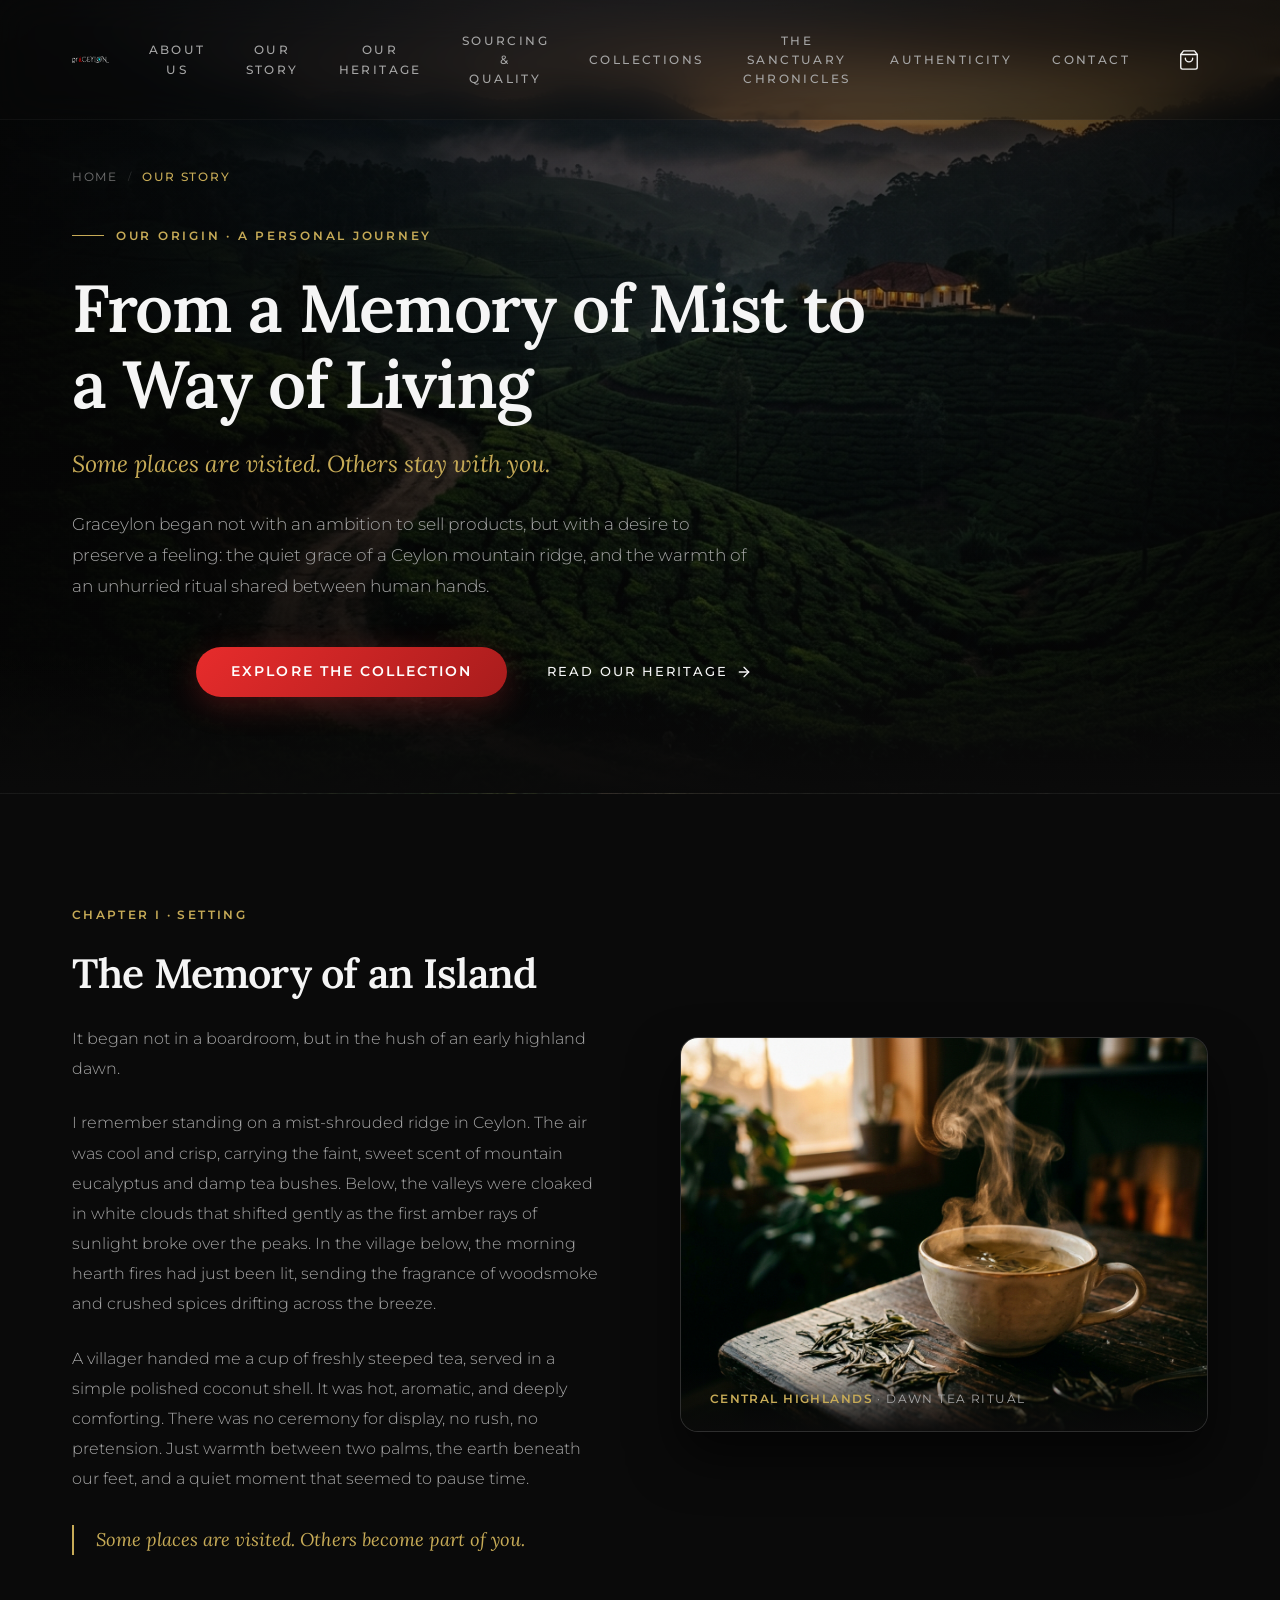
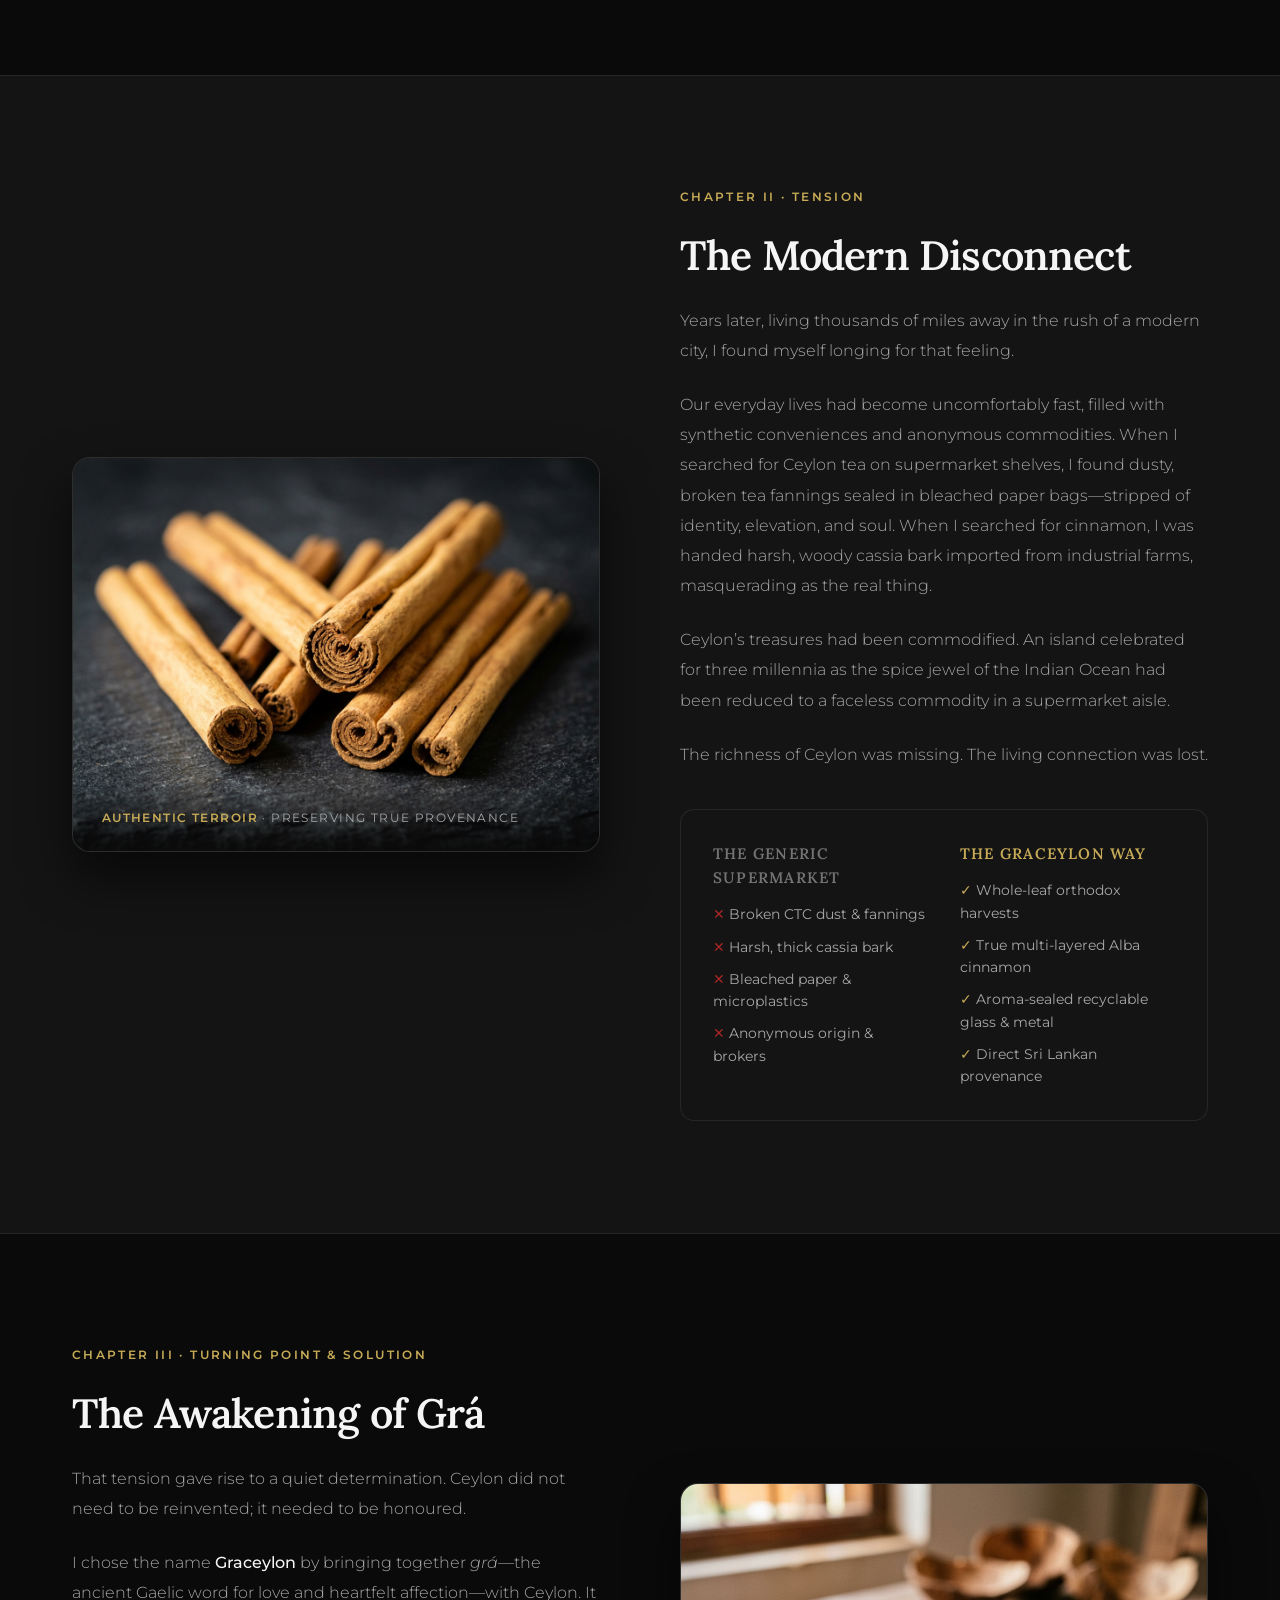
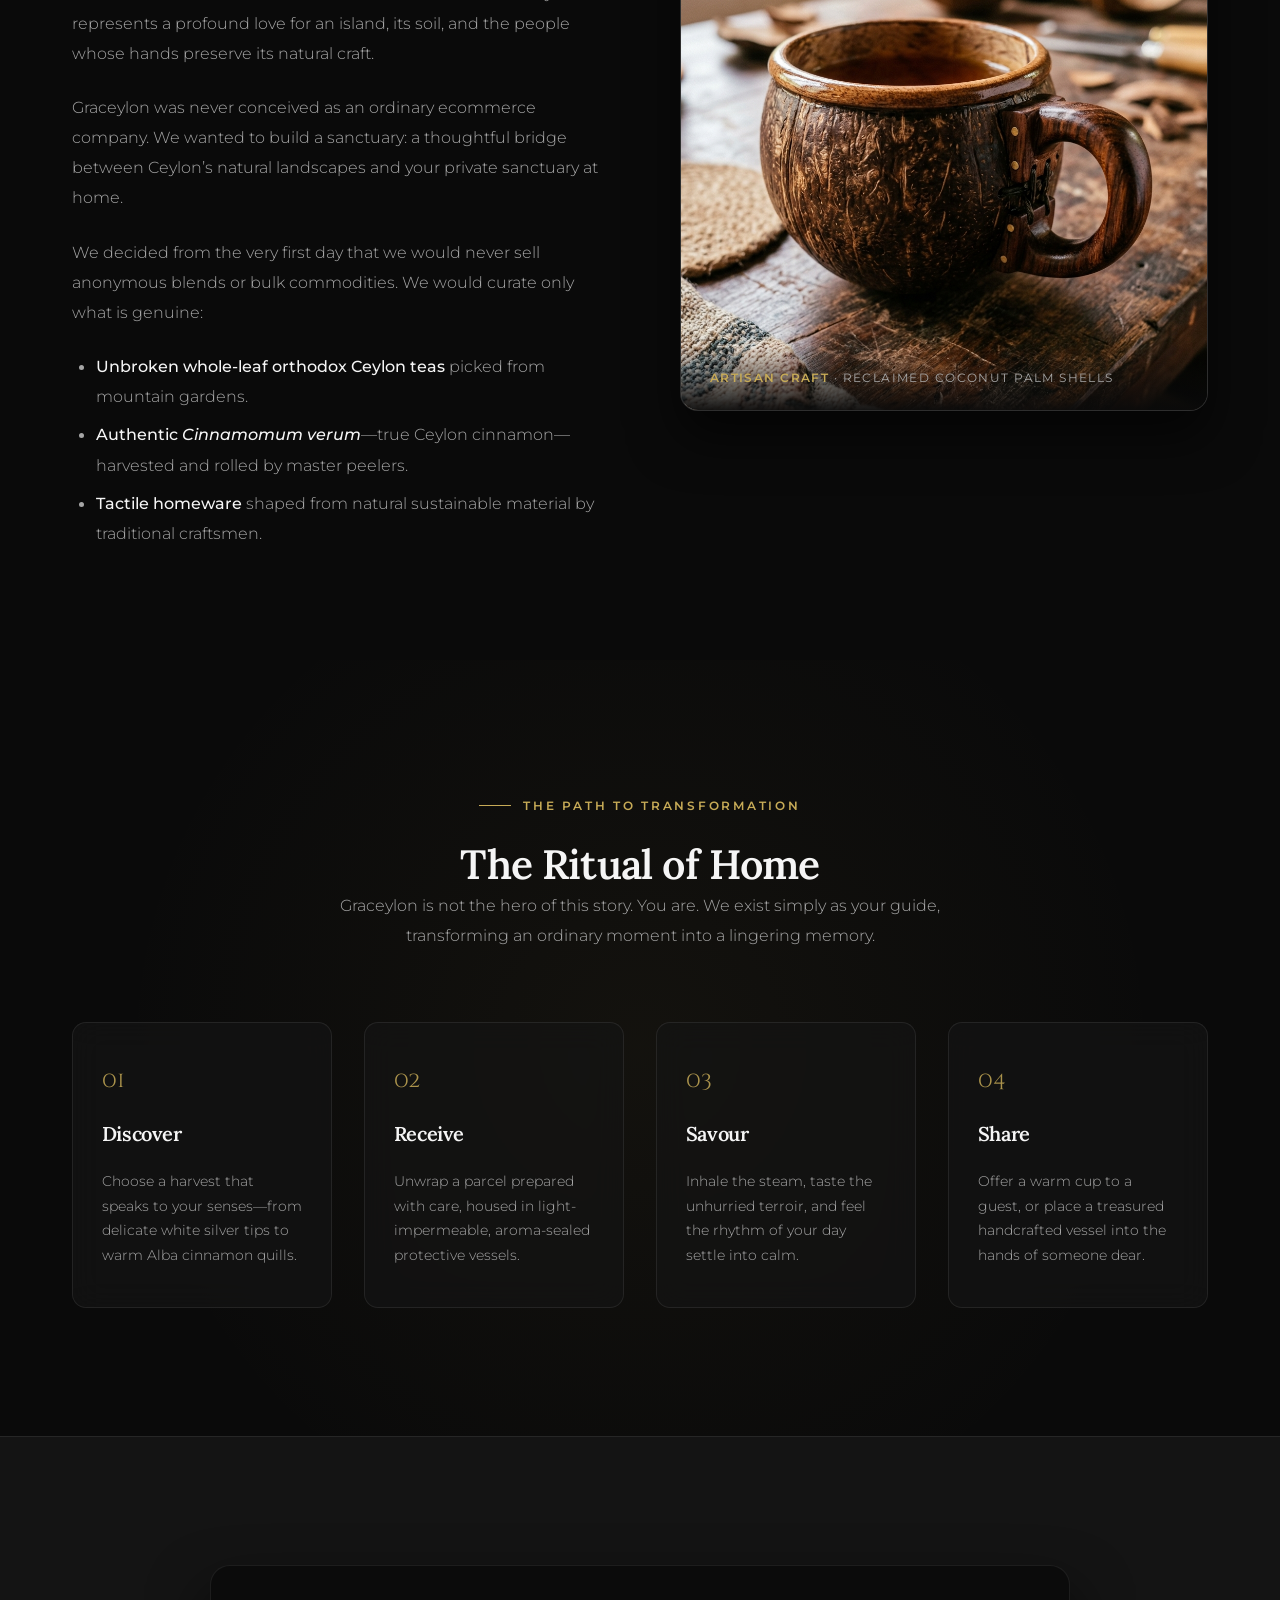
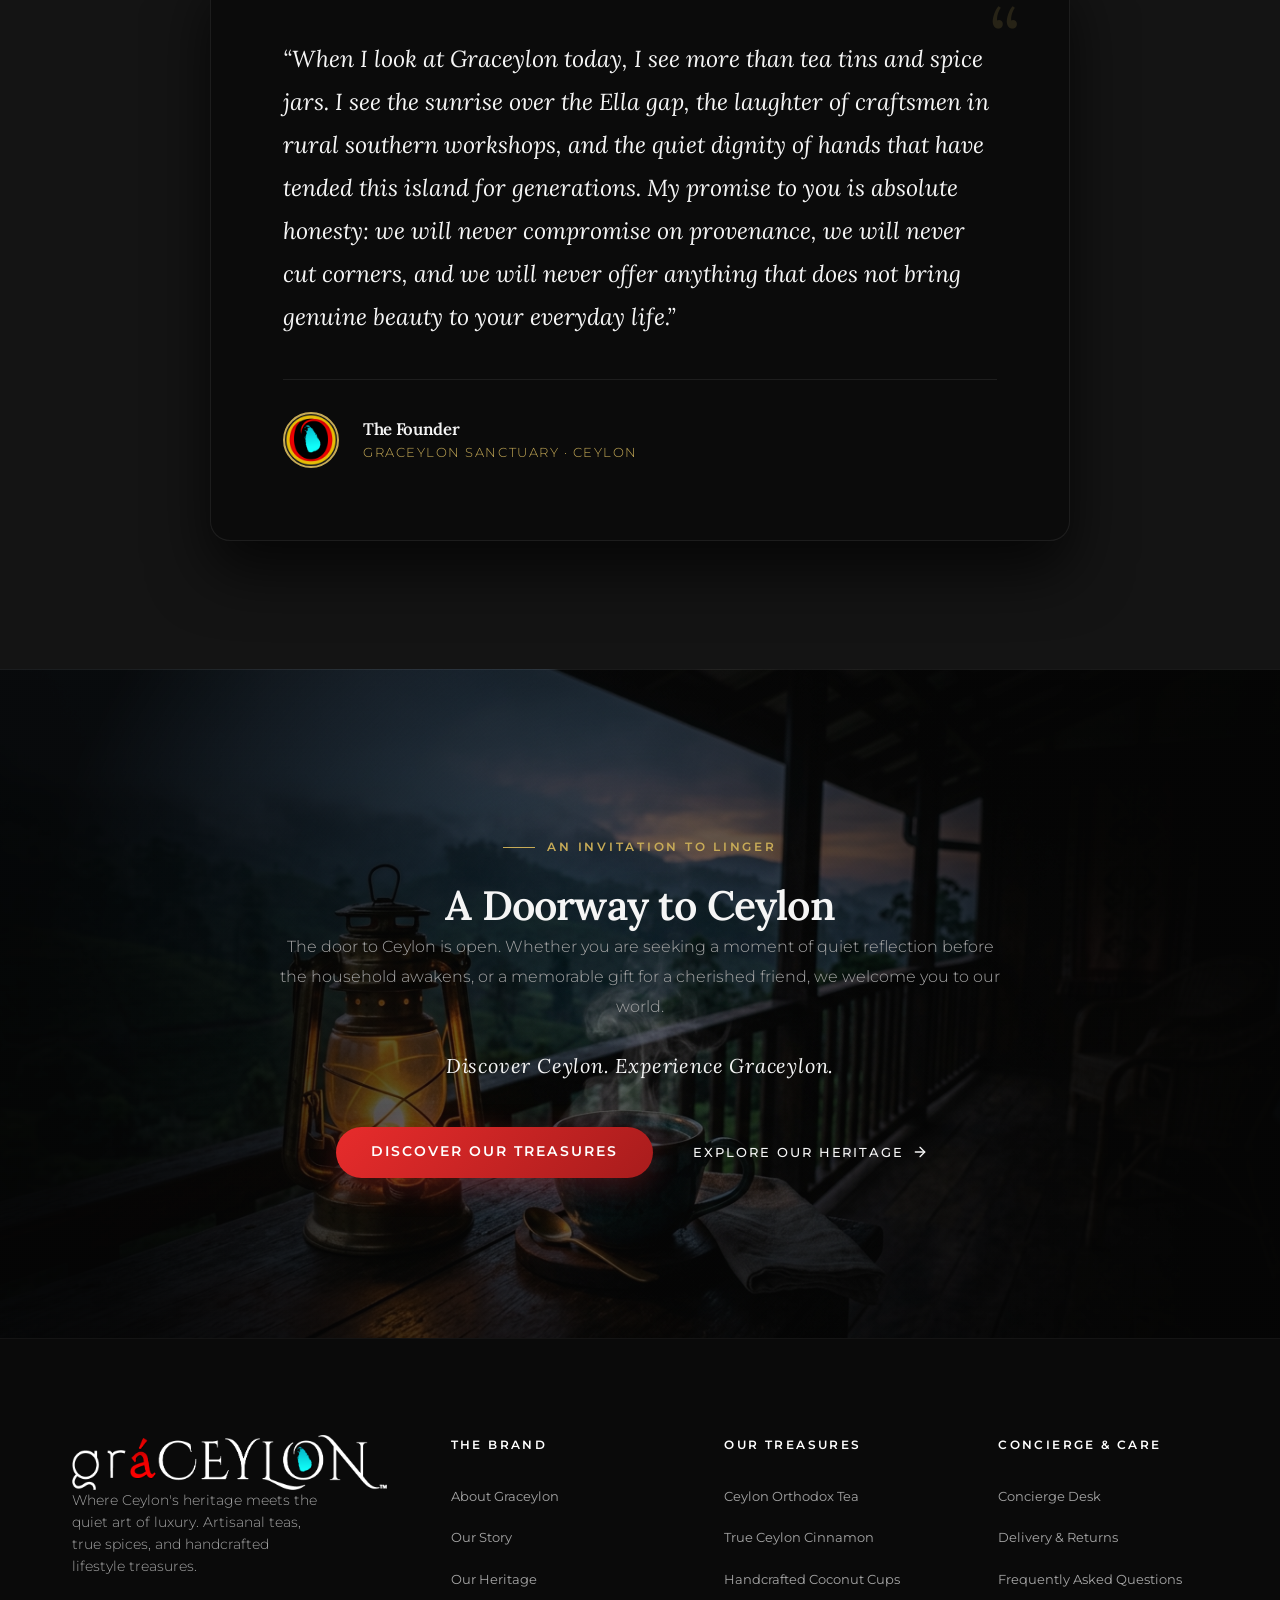
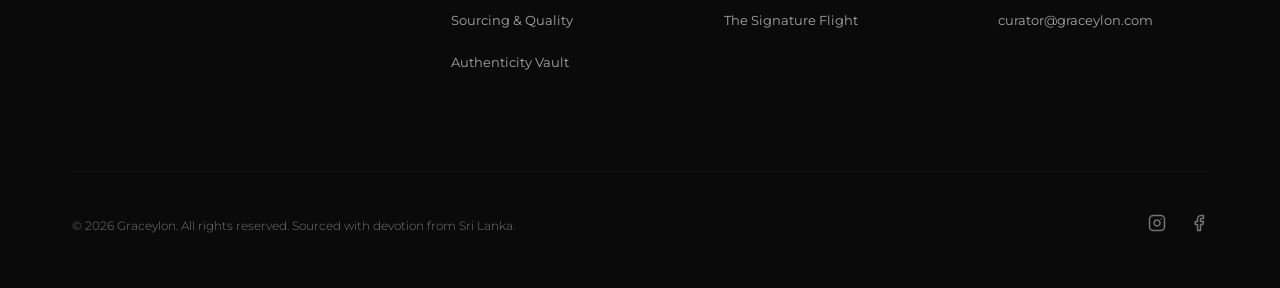
<file: Main/story.html>
<!DOCTYPE html>
<html lang="en">

<head>
  <meta charset="UTF-8">
  <meta name="viewport" content="width=device-width, initial-scale=1.0">
  <title>Our Story | Graceylon’s Origins &amp; Founder Journey</title>

  <!-- SEO Meta Tags -->
  <meta name="description"
    content="The story of Graceylon: joining grá (love) with Ceylon. Discover how a personal memory of island mist and spice became an unhurried luxury ritual.">
  <meta name="keywords"
    content="Graceylon story, founder journey, Ceylon heritage, grá Ceylon, quiet luxury tea, artisan Ceylon cinnamon, Sri Lanka ritual">
  <meta name="author" content="Graceylon">
  <meta name="robots" content="index, follow">

  <!-- Open Graph / Facebook -->
  <meta property="og:type" content="website">
  <meta property="og:title" content="Our Story | Graceylon’s Origins & Founder Journey">
  <meta property="og:description"
    content="The story of Graceylon: joining grá (love) with Ceylon. Discover how a personal memory of island mist and spice became an unhurried luxury ritual.">
  <meta property="og:image" content="assets/graceylon-ceylon-heritage-landscape.jpg">
  <meta property="og:url" content="https://www.graceylon.com/story.html">

  <!-- Twitter Cards -->
  <meta name="twitter:card" content="summary_large_image">
  <meta name="twitter:title" content="Our Story | Graceylon’s Origins & Founder Journey">
  <meta name="twitter:description"
    content="The story of Graceylon: joining grá (love) with Ceylon. Discover how a personal memory of island mist and spice became an unhurried luxury ritual.">
  <meta name="twitter:image" content="assets/graceylon-ceylon-heritage-landscape.jpg">

  <!-- Favicon -->
  <link rel="icon" type="image/png" href="assets/favicon 512x512.png">

  <!-- Core Stylesheet -->
  <link rel="stylesheet" href="index.css">

  <!-- Structured Data JSON-LD -->
  <script type="application/ld+json">
  {
    "@context": "https://schema.org",
    "@graph": [
      {
        "@type": "Organization",
        "@id": "https://www.graceylon.com/#organization",
        "name": "Graceylon",
        "url": "https://www.graceylon.com",
        "logo": "https://www.graceylon.com/assets/logo.png",
        "description": "Where Ceylon's heritage meets the quiet art of luxury."
      },
      {
        "@type": "AboutPage",
        "@id": "https://www.graceylon.com/story.html#webpage",
        "url": "https://www.graceylon.com/story.html",
        "name": "Our Story | Graceylon’s Origins & Founder Journey",
        "description": "The story of Graceylon: joining grá (love) with Ceylon.",
        "breadcrumb": {
          "@type": "BreadcrumbList",
          "itemListElement": [
            {
              "@type": "ListItem",
              "position": 1,
              "name": "Home",
              "item": "https://www.graceylon.com/index.html"
            },
            {
              "@type": "ListItem",
              "position": 2,
              "name": "Our Story",
              "item": "https://www.graceylon.com/story.html"
            }
          ]
        }
      }
    ]
  }
  </script>

  <style>
    /* ─── STORY PAGE SPECIFIC STYLES ─── */
    .story-hero {
      position: relative;
      min-height: 86vh;
      display: flex;
      flex-direction: column;
      justify-content: center;
      padding: calc(var(--header-height) + 3rem) 0 6rem 0;
      background: radial-gradient(circle at 60% 40%, rgba(10, 10, 10, 0.4) 0%, rgba(5, 5, 5, 0.96) 88%),
        url('assets/graceylon-ceylon-heritage-landscape.jpg') no-repeat center center;
      background-size: cover;
      border-bottom: 1px solid var(--border-glass);
      overflow: hidden;
    }

    .story-hero::after {
      content: '';
      position: absolute;
      bottom: 0;
      left: 0;
      width: 100%;
      height: 140px;
      background: linear-gradient(to top, hsl(var(--bg-primary)) 0%, transparent 100%);
      pointer-events: none;
    }

    .story-hero-content {
      max-width: 820px;
      position: relative;
      z-index: 2;
    }

    .breadcrumbs {
      display: flex;
      align-items: center;
      gap: 0.6rem;
      margin-bottom: 2rem;
      font-size: 0.72rem;
      letter-spacing: 0.15em;
      text-transform: uppercase;
      color: hsl(var(--text-muted));
    }

    .breadcrumbs a {
      color: hsl(var(--text-muted));
      transition: var(--transition-fast);
    }

    .breadcrumbs a:hover {
      color: hsl(var(--accent-gold));
    }

    .breadcrumbs .breadcrumb-sep {
      opacity: 0.4;
      font-size: 0.65rem;
    }

    .breadcrumbs .current {
      color: hsl(var(--accent-gold));
      font-weight: 500;
    }

    .hero-eyebrow {
      display: inline-flex;
      align-items: center;
      gap: 0.75rem;
      font-size: 0.78rem;
      letter-spacing: 0.22em;
      text-transform: uppercase;
      color: hsl(var(--accent-gold));
      font-weight: 600;
      margin-bottom: 1.5rem;
    }

    .hero-eyebrow::before {
      content: '';
      display: inline-block;
      width: 32px;
      height: 1px;
      background: hsl(var(--accent-gold));
    }

    .hero-title {
      font-family: var(--font-serif);
      font-size: clamp(2.4rem, 5.2vw, 4.2rem);
      font-weight: 600;
      line-height: 1.15;
      margin-bottom: 1.5rem;
      letter-spacing: -0.02em;
      color: hsl(var(--text-primary));
    }

    .hero-subtitle {
      font-family: var(--font-serif);
      font-size: clamp(1.15rem, 2vw, 1.45rem);
      font-style: italic;
      color: hsl(var(--accent-gold));
      margin-bottom: 1.8rem;
      display: block;
      line-height: 1.45;
    }

    .hero-lead {
      font-size: clamp(1rem, 1.3vw, 1.15rem);
      color: hsl(var(--text-secondary));
      line-height: 1.85;
      max-width: 680px;
      margin-bottom: 2.8rem;
      font-weight: 300;
    }

    .hero-actions {
      display: flex;
      align-items: center;
      gap: 1.5rem;
      flex-wrap: wrap;
    }

    .hero-actions .btn-link {
      color: hsl(var(--text-primary));
      font-size: 0.82rem;
      letter-spacing: 0.15em;
      text-transform: uppercase;
      font-weight: 500;
      display: inline-flex;
      align-items: center;
      gap: 0.5rem;
      transition: var(--transition-fast);
      padding: 0.8rem 1rem;
    }

    .hero-actions .btn-link:hover {
      color: hsl(var(--accent-gold));
      transform: translateX(4px);
    }

    /* ─── CHAPTER SECTIONS ─── */
    .story-chapter {
      padding: 7rem 0;
      position: relative;
    }

    .story-chapter.alt-bg {
      background: hsl(var(--bg-secondary));
      border-top: 1px solid var(--border-glass);
      border-bottom: 1px solid var(--border-glass);
    }

    .chapter-grid {
      display: grid;
      grid-template-columns: 1fr 1fr;
      gap: 5rem;
      align-items: center;
    }

    .chapter-grid.reverse {
      direction: rtl;
    }

    .chapter-grid.reverse > * {
      direction: ltr;
    }

    .chapter-content {
      display: flex;
      flex-direction: column;
      gap: 1.5rem;
    }

    .chapter-eyebrow {
      font-size: 0.74rem;
      letter-spacing: 0.2em;
      text-transform: uppercase;
      color: hsl(var(--accent-gold));
      font-weight: 600;
    }

    .chapter-title {
      font-family: var(--font-serif);
      font-size: clamp(1.9rem, 3.2vw, 2.7rem);
      line-height: 1.22;
      color: hsl(var(--text-primary));
    }

    .chapter-prose {
      font-size: 1.02rem;
      color: hsl(var(--text-secondary));
      line-height: 1.85;
      font-weight: 300;
    }

    .chapter-prose strong {
      color: hsl(var(--text-primary));
      font-weight: 500;
    }

    .aphorism {
      font-family: var(--font-serif);
      font-style: italic;
      color: hsl(var(--accent-gold));
      font-size: 1.15rem;
      border-left: 2px solid hsl(var(--accent-gold));
      padding-left: 1.4rem;
      margin: 0.5rem 0;
      line-height: 1.6;
    }

    .chapter-image-card {
      position: relative;
      border-radius: 18px;
      overflow: hidden;
      border: 1px solid var(--border-glass);
      background: hsl(var(--bg-card));
      box-shadow: 0 25px 50px rgba(0, 0, 0, 0.6);
    }

    .chapter-image-card img {
      width: 100%;
      height: 100%;
      object-fit: cover;
      display: block;
      transition: transform 0.8s cubic-bezier(0.16, 1, 0.3, 1);
    }

    .chapter-image-card:hover img {
      transform: scale(1.03);
    }

    .chapter-image-badge {
      position: absolute;
      bottom: 0;
      left: 0;
      width: 100%;
      padding: 1.4rem 1.8rem;
      background: linear-gradient(to top, rgba(10, 10, 10, 0.95) 0%, transparent 100%);
      font-size: 0.74rem;
      letter-spacing: 0.12em;
      text-transform: uppercase;
      color: hsl(var(--text-secondary));
    }

    .chapter-image-badge span {
      color: hsl(var(--accent-gold));
      font-weight: 600;
    }

    /* Contrast Box: Supermarket vs Real Ceylon */
    .contrast-box {
      background: var(--bg-glass);
      border: 1px solid var(--border-glass);
      border-radius: 14px;
      padding: 2rem;
      display: grid;
      grid-template-columns: 1fr 1fr;
      gap: 2rem;
      margin-top: 1rem;
    }

    .contrast-col h4 {
      font-size: 0.95rem;
      letter-spacing: 0.08em;
      text-transform: uppercase;
      margin-bottom: 0.8rem;
      font-weight: 600;
    }

    .contrast-col.bad h4 {
      color: hsl(var(--text-muted));
    }

    .contrast-col.good h4 {
      color: hsl(var(--accent-gold));
    }

    .contrast-col ul {
      list-style: none;
      display: flex;
      flex-direction: column;
      gap: 0.6rem;
      font-size: 0.88rem;
      color: hsl(var(--text-secondary));
    }

    .contrast-col.bad li::before {
      content: '✕ ';
      color: hsl(var(--accent-red));
      opacity: 0.7;
    }

    .contrast-col.good li::before {
      content: '✓ ';
      color: hsl(var(--accent-gold));
    }

    /* ─── 4-STEP RITUAL JOURNEY ─── */
    .ritual-section {
      padding: 8rem 0;
      text-align: center;
      background: radial-gradient(circle at center, rgba(197, 168, 90, 0.05) 0%, transparent 70%);
    }

    .ritual-header {
      max-width: 680px;
      margin: 0 auto 4.5rem auto;
    }

    .ritual-grid {
      display: grid;
      grid-template-columns: repeat(4, 1fr);
      gap: 2rem;
      text-align: left;
    }

    .ritual-card {
      background: var(--bg-glass);
      backdrop-filter: blur(15px);
      border: 1px solid var(--border-glass);
      border-radius: 14px;
      padding: 2.5rem 1.8rem;
      display: flex;
      flex-direction: column;
      gap: 1.2rem;
      transition: var(--transition-smooth);
      position: relative;
    }

    .ritual-card:hover {
      border-color: rgba(197, 168, 90, 0.3);
      transform: translateY(-6px);
      box-shadow: 0 20px 40px rgba(0, 0, 0, 0.5);
    }

    .ritual-step-num {
      font-family: var(--font-serif-decorative);
      font-size: 1.4rem;
      color: hsl(var(--accent-gold));
      opacity: 0.85;
    }

    .ritual-card-title {
      font-family: var(--font-serif);
      font-size: 1.25rem;
      color: hsl(var(--text-primary));
    }

    .ritual-card-desc {
      font-size: 0.9rem;
      line-height: 1.7;
      color: hsl(var(--text-secondary));
      font-weight: 300;
    }

    /* ─── FOUNDER NOTE SECTION ─── */
    .founder-note-section {
      padding: 8rem 0;
      background: hsl(var(--bg-secondary));
      border-top: 1px solid var(--border-glass);
    }

    .founder-note-box {
      max-width: 860px;
      margin: 0 auto;
      background: var(--bg-glass-heavy);
      border: 1px solid var(--border-glass);
      border-radius: 20px;
      padding: 4.5rem;
      position: relative;
      box-shadow: 0 30px 60px rgba(0, 0, 0, 0.7);
    }

    .founder-note-symbol {
      position: absolute;
      top: 2rem;
      right: 3rem;
      font-family: var(--font-serif);
      font-size: 5rem;
      color: hsl(var(--accent-gold));
      opacity: 0.15;
      line-height: 1;
    }

    .founder-note-quote {
      font-family: var(--font-serif);
      font-size: clamp(1.15rem, 2.1vw, 1.45rem);
      line-height: 1.85;
      font-style: italic;
      color: hsl(var(--text-primary));
      margin-bottom: 2.5rem;
      position: relative;
      z-index: 2;
    }

    .founder-signature-wrap {
      display: flex;
      align-items: center;
      gap: 1.5rem;
      border-top: 1px solid var(--border-glass);
      padding-top: 2rem;
    }

    .founder-avatar {
      width: 56px;
      height: 56px;
      border-radius: 50%;
      border: 2px solid hsl(var(--accent-gold));
      object-fit: cover;
      background: hsl(var(--bg-card));
    }

    .founder-info h4 {
      font-size: 1.05rem;
      color: hsl(var(--text-primary));
      font-weight: 600;
    }

    .founder-info p {
      font-size: 0.8rem;
      letter-spacing: 0.12em;
      text-transform: uppercase;
      color: hsl(var(--accent-gold));
    }

    /* ─── CLOSING INVITATION ─── */
    .story-closing {
      position: relative;
      padding: 10rem 0;
      background: radial-gradient(circle at center, rgba(10, 10, 10, 0.45) 0%, rgba(5, 5, 5, 0.95) 85%),
        url('assets/graceylon-evening-invitation.jpg') no-repeat center center;
      background-size: cover;
      text-align: center;
      border-top: 1px solid var(--border-glass);
      overflow: hidden;
    }

    .story-closing-content {
      max-width: 720px;
      margin: 0 auto;
      position: relative;
      z-index: 2;
    }

    .story-closing-tagline {
      font-family: var(--font-serif);
      font-size: 1.25rem;
      font-style: italic;
      color: hsl(var(--text-primary));
      margin: 1.8rem 0 2.8rem 0;
      display: block;
      letter-spacing: 0.04em;
    }

    /* Responsive */
    @media (max-width: 992px) {
      .chapter-grid {
        grid-template-columns: 1fr;
        gap: 3.5rem;
      }
      .chapter-grid.reverse {
        direction: ltr;
      }
      .ritual-grid {
        grid-template-columns: repeat(2, 1fr);
      }
      .contrast-box {
        grid-template-columns: 1fr;
      }
      .founder-note-box {
        padding: 3rem 2rem;
      }
    }

    @media (max-width: 600px) {
      .ritual-grid {
        grid-template-columns: 1fr;
      }
    }
  </style>
</head>

<body>

  <!-- --- HEADER / NAVIGATION --- -->
  <header class="header" id="mainHeader">
    <div class="container">
      <div class="logo-wrapper">
        <a href="index.html" aria-label="Graceylon Home">
          <img src="assets/logo.png" alt="Graceylon Logo" class="brand-logo-svg" id="headerLogo">
        </a>
      </div>

      <nav aria-label="Main Navigation">
        <ul class="nav-links" id="navLinks">
          <li><a href="about.html" class="nav-link" id="navLinkAbout">About Us</a></li>
          <li><a href="story.html" class="nav-link active" id="navLinkStory">Our Story</a></li>
          <li><a href="heritage.html" class="nav-link" id="navLinkHeritage">Our Heritage</a></li>
          <li><a href="sourcing.html" class="nav-link" id="navLinkSourcing">Sourcing &amp; Quality</a></li>
          <li><a href="collections.html" class="nav-link" id="navLinkCollections">Collections</a></li>
          <li><a href="sanctuary-chronicles.html" class="nav-link" id="navLinkBlog">The Sanctuary Chronicles</a></li>
          <li><a href="verify.html" class="nav-link" id="navLinkVerify">Authenticity</a></li>
          <li><a href="contact.html" class="nav-link" id="navLinkContact">Contact</a></li>
        </ul>
      </nav>

      <div class="nav-actions">
        <!-- Interactive Cart Trigger Button -->
        <button class="cart-icon-btn" id="cartOpenBtn" aria-label="Open Shopping Cart" aria-haspopup="dialog">
          <svg xmlns="http://www.w3.org/2000/svg" width="22" height="22" viewBox="0 0 24 24" fill="none"
            stroke="currentColor" stroke-width="1.5" stroke-linecap="round" stroke-linejoin="round">
            <path d="M6 2 3 6v14a2 2 0 0 0 2 2h14a2 2 0 0 0 2-2V6l-3-4Z" />
            <path d="M3 6h18" />
            <path d="M16 10a4 4 0 0 1-8 0" />
          </svg>
          <span class="cart-count" id="cartCount">0</span>
        </button>

        <button class="mobile-nav-toggle" id="mobileNavToggle" aria-label="Toggle navigation menu"
          aria-expanded="false">
          <svg xmlns="http://www.w3.org/2000/svg" width="24" height="24" viewBox="0 0 24 24" fill="none"
            stroke="currentColor" stroke-width="2" stroke-linecap="round" stroke-linejoin="round" id="menuIconOpen">
            <line x1="4" x2="20" y1="12" y2="12" />
            <line x1="4" x2="20" y1="6" y2="6" />
            <line x1="4" x2="20" y1="18" y2="18" />
          </svg>
          <svg xmlns="http://www.w3.org/2000/svg" width="24" height="24" viewBox="0 0 24 24" fill="none"
            stroke="currentColor" stroke-width="2" stroke-linecap="round" stroke-linejoin="round" id="menuIconClose"
            style="display:none;">
            <path d="M18 6 6 18" />
            <path d="m6 6 12 12" />
          </svg>
        </button>
      </div>
    </div>
  </header>

  <!-- --- HERO SECTION --- -->
  <section class="story-hero" id="storyHero">
    <div class="container">
      <div class="story-hero-content">
        <!-- Breadcrumbs -->
        <nav class="breadcrumbs" aria-label="Breadcrumb">
          <a href="index.html">Home</a>
          <span class="breadcrumb-sep">/</span>
          <span class="current">Our Story</span>
        </nav>

        <span class="hero-eyebrow reveal">OUR ORIGIN &middot; A PERSONAL JOURNEY</span>
        <h1 class="hero-title reveal delay-1">From a Memory of Mist to a Way of Living</h1>
        <span class="hero-subtitle reveal delay-2">Some places are visited. Others stay with you.</span>

        <p class="hero-lead reveal delay-2">
          Graceylon began not with an ambition to sell products, but with a desire to preserve a feeling: the quiet grace of a Ceylon mountain ridge, and the warmth of an unhurried ritual shared between human hands.
        </p>

        <div class="hero-actions reveal delay-3">
          <a href="collections.html" class="btn btn-primary" id="storyCtaExplore">Explore the Collection</a>
          <a href="heritage.html" class="btn-link" id="storyCtaHeritage">
            <span>Read Our Heritage</span>
            <svg xmlns="http://www.w3.org/2000/svg" width="16" height="16" viewBox="0 0 24 24" fill="none"
              stroke="currentColor" stroke-width="2" stroke-linecap="round" stroke-linejoin="round">
              <path d="M5 12h14" />
              <path d="m12 5 7 7-7 7" />
            </svg>
          </a>
        </div>
      </div>
    </div>
  </section>

  <!-- --- CHAPTER 1: THE SETTING --- -->
  <section class="story-chapter" id="chapterSetting">
    <div class="container">
      <div class="chapter-grid">
        <div class="chapter-content">
          <span class="chapter-eyebrow reveal">Chapter I &middot; Setting</span>
          <h2 class="chapter-title reveal delay-1">The Memory of an Island</h2>
          <p class="chapter-prose reveal delay-2">
            It began not in a boardroom, but in the hush of an early highland dawn.
          </p>
          <p class="chapter-prose reveal delay-2">
            I remember standing on a mist-shrouded ridge in Ceylon. The air was cool and crisp, carrying the faint, sweet scent of mountain eucalyptus and damp tea bushes. Below, the valleys were cloaked in white clouds that shifted gently as the first amber rays of sunlight broke over the peaks. In the village below, the morning hearth fires had just been lit, sending the fragrance of woodsmoke and crushed spices drifting across the breeze.
          </p>
          <p class="chapter-prose reveal delay-3">
            A villager handed me a cup of freshly steeped tea, served in a simple polished coconut shell. It was hot, aromatic, and deeply comforting. There was no ceremony for display, no rush, no pretension. Just warmth between two palms, the earth beneath our feet, and a quiet moment that seemed to pause time.
          </p>
          <div class="aphorism reveal delay-3">
            Some places are visited. Others become part of you.
          </div>
        </div>

        <div class="chapter-image-card reveal">
          <img src="assets/graceylon-tea-ritual.jpg"
            alt="Warm hands cradling a cup of fresh Ceylon tea as steam rises at sunrise" loading="lazy">
          <div class="chapter-image-badge">
            <span>Central Highlands</span> &middot; Dawn Tea Ritual
          </div>
        </div>
      </div>
    </div>
  </section>

  <!-- --- CHAPTER 2: THE TENSION --- -->
  <section class="story-chapter alt-bg" id="chapterTension">
    <div class="container">
      <div class="chapter-grid reverse">
        <div class="chapter-content">
          <span class="chapter-eyebrow reveal">Chapter II &middot; Tension</span>
          <h2 class="chapter-title reveal delay-1">The Modern Disconnect</h2>
          <p class="chapter-prose reveal delay-2">
            Years later, living thousands of miles away in the rush of a modern city, I found myself longing for that feeling.
          </p>
          <p class="chapter-prose reveal delay-2">
            Our everyday lives had become uncomfortably fast, filled with synthetic conveniences and anonymous commodities. When I searched for Ceylon tea on supermarket shelves, I found dusty, broken tea fannings sealed in bleached paper bags—stripped of identity, elevation, and soul. When I searched for cinnamon, I was handed harsh, woody cassia bark imported from industrial farms, masquerading as the real thing.
          </p>
          <p class="chapter-prose reveal delay-3">
            Ceylon’s treasures had been commodified. An island celebrated for three millennia as the spice jewel of the Indian Ocean had been reduced to a faceless commodity in a supermarket aisle.
          </p>
          <p class="chapter-prose reveal delay-3">
            The richness of Ceylon was missing. The living connection was lost.
          </p>

          <div class="contrast-box reveal delay-3">
            <div class="contrast-col bad">
              <h4>The Generic Supermarket</h4>
              <ul>
                <li>Broken CTC dust &amp; fannings</li>
                <li>Harsh, thick cassia bark</li>
                <li>Bleached paper &amp; microplastics</li>
                <li>Anonymous origin &amp; brokers</li>
              </ul>
            </div>
            <div class="contrast-col good">
              <h4>The Graceylon Way</h4>
              <ul>
                <li>Whole-leaf orthodox harvests</li>
                <li>True multi-layered Alba cinnamon</li>
                <li>Aroma-sealed recyclable glass &amp; metal</li>
                <li>Direct Sri Lankan provenance</li>
              </ul>
            </div>
          </div>
        </div>

        <div class="chapter-image-card reveal">
          <img src="assets/ceylon-cinnamon.jpg"
            alt="Comparison of authentic thin Ceylon cinnamon quills against rough bark" loading="lazy">
          <div class="chapter-image-badge">
            <span>Authentic Terroir</span> &middot; Preserving True Provenance
          </div>
        </div>
      </div>
    </div>
  </section>

  <!-- --- CHAPTER 3: THE TURNING POINT & SOLUTION --- -->
  <section class="story-chapter" id="chapterTurningPoint">
    <div class="container">
      <div class="chapter-grid">
        <div class="chapter-content">
          <span class="chapter-eyebrow reveal">Chapter III &middot; Turning Point &amp; Solution</span>
          <h2 class="chapter-title reveal delay-1">The Awakening of Gr&aacute;</h2>
          <p class="chapter-prose reveal delay-2">
            That tension gave rise to a quiet determination. Ceylon did not need to be reinvented; it needed to be honoured.
          </p>
          <p class="chapter-prose reveal delay-2">
            I chose the name <strong>Graceylon</strong> by bringing together <em>gr&aacute;</em>—the ancient Gaelic word for love and heartfelt affection—with Ceylon. It represents a profound love for an island, its soil, and the people whose hands preserve its natural craft.
          </p>
          <p class="chapter-prose reveal delay-3">
            Graceylon was never conceived as an ordinary ecommerce company. We wanted to build a sanctuary: a thoughtful bridge between Ceylon’s natural landscapes and your private sanctuary at home.
          </p>
          <p class="chapter-prose reveal delay-3">
            We decided from the very first day that we would never sell anonymous blends or bulk commodities. We would curate only what is genuine:
          </p>
          <ul class="chapter-prose reveal delay-3" style="padding-left: 1.5rem; display: flex; flex-direction: column; gap: 0.5rem;">
            <li><strong>Unbroken whole-leaf orthodox Ceylon teas</strong> picked from mountain gardens.</li>
            <li><strong>Authentic <em>Cinnamomum verum</em></strong>—true Ceylon cinnamon—harvested and rolled by master peelers.</li>
            <li><strong>Tactile homeware</strong> shaped from natural sustainable material by traditional craftsmen.</li>
          </ul>
        </div>

        <div class="chapter-image-card reveal">
          <img src="assets/coconut_cup_craft.jpg"
            alt="Sri Lankan artisan hand-carving a coconut shell tea vessel on a wooden lathe" loading="lazy">
          <div class="chapter-image-badge">
            <span>Artisan Craft</span> &middot; Reclaimed Coconut Palm Shells
          </div>
        </div>
      </div>
    </div>
  </section>

  <!-- --- 4-STEP RITUAL SYSTEM (THE CUSTOMER HERO) --- -->
  <section class="ritual-section" id="storyRitual">
    <div class="container">
      <div class="ritual-header">
        <span class="hero-eyebrow reveal">THE PATH TO TRANSFORMATION</span>
        <h2 class="chapter-title reveal delay-1">The Ritual of Home</h2>
        <p class="chapter-prose reveal delay-2">
          Graceylon is not the hero of this story. You are. We exist simply as your guide, transforming an ordinary moment into a lingering memory.
        </p>
      </div>

      <div class="ritual-grid">
        <!-- Step 1 -->
        <article class="ritual-card reveal">
          <span class="ritual-step-num">01</span>
          <h3 class="ritual-card-title">Discover</h3>
          <p class="ritual-card-desc">
            Choose a harvest that speaks to your senses—from delicate white silver tips to warm Alba cinnamon quills.
          </p>
        </article>

        <!-- Step 2 -->
        <article class="ritual-card reveal delay-1">
          <span class="ritual-step-num">02</span>
          <h3 class="ritual-card-title">Receive</h3>
          <p class="ritual-card-desc">
            Unwrap a parcel prepared with care, housed in light-impermeable, aroma-sealed protective vessels.
          </p>
        </article>

        <!-- Step 3 -->
        <article class="ritual-card reveal delay-2">
          <span class="ritual-step-num">03</span>
          <h3 class="ritual-card-title">Savour</h3>
          <p class="ritual-card-desc">
            Inhale the steam, taste the unhurried terroir, and feel the rhythm of your day settle into calm.
          </p>
        </article>

        <!-- Step 4 -->
        <article class="ritual-card reveal delay-3">
          <span class="ritual-step-num">04</span>
          <h3 class="ritual-card-title">Share</h3>
          <p class="ritual-card-desc">
            Offer a warm cup to a guest, or place a treasured handcrafted vessel into the hands of someone dear.
          </p>
        </article>
      </div>
    </div>
  </section>

  <!-- --- FOUNDER NOTE SECTION --- -->
  <section class="founder-note-section" id="founderNote">
    <div class="container">
      <div class="founder-note-box reveal">
        <span class="founder-note-symbol">&ldquo;</span>
        <blockquote class="founder-note-quote">
          &ldquo;When I look at Graceylon today, I see more than tea tins and spice jars. I see the sunrise over the Ella gap, the laughter of craftsmen in rural southern workshops, and the quiet dignity of hands that have tended this island for generations. My promise to you is absolute honesty: we will never compromise on provenance, we will never cut corners, and we will never offer anything that does not bring genuine beauty to your everyday life.&rdquo;
        </blockquote>

        <div class="founder-signature-wrap">
          <img src="assets/favicon 512x512.png" alt="Graceylon Founder Monogram" class="founder-avatar">
          <div class="founder-info">
            <h4>The Founder</h4>
            <p>Graceylon Sanctuary &middot; Ceylon</p>
          </div>
        </div>
      </div>
    </div>
  </section>

  <!-- --- CLOSING INVITATION --- -->
  <section class="story-closing" id="storyClosing">
    <div class="container">
      <div class="story-closing-content">
        <span class="hero-eyebrow reveal">AN INVITATION TO LINGER</span>
        <h2 class="chapter-title reveal delay-1">A Doorway to Ceylon</h2>
        <p class="chapter-prose reveal delay-2">
          The door to Ceylon is open. Whether you are seeking a moment of quiet reflection before the household awakens, or a memorable gift for a cherished friend, we welcome you to our world.
        </p>
        <span class="story-closing-tagline reveal delay-3">Discover Ceylon. Experience Graceylon.</span>

        <div class="hero-actions reveal delay-3" style="justify-content: center;">
          <a href="collections.html" class="btn btn-primary" id="closingCtaDiscover">Discover Our Treasures</a>
          <a href="heritage.html" class="btn-link" id="closingCtaHeritage">
            <span>Explore Our Heritage</span>
            <svg xmlns="http://www.w3.org/2000/svg" width="16" height="16" viewBox="0 0 24 24" fill="none"
              stroke="currentColor" stroke-width="2" stroke-linecap="round" stroke-linejoin="round">
              <path d="M5 12h14" />
              <path d="m12 5 7 7-7 7" />
            </svg>
          </a>
        </div>
      </div>
    </div>
  </section>

  <!-- --- FOOTER --- -->
  <footer class="footer" id="mainFooter">
    <div class="container">
      <div class="footer-grid">
        <div class="footer-brand">
          <img src="assets/logo.png" alt="Graceylon Logo" class="footer-logo">
          <p class="footer-tagline">Where Ceylon's heritage meets the quiet art of luxury. Artisanal teas, true spices, and handcrafted lifestyle treasures.</p>
        </div>

        <div>
          <h4 class="footer-title">The Brand</h4>
          <ul class="footer-links">
            <li><a href="about.html">About Graceylon</a></li>
            <li><a href="story.html">Our Story</a></li>
            <li><a href="heritage.html">Our Heritage</a></li>
            <li><a href="sourcing.html">Sourcing &amp; Quality</a></li>
            <li><a href="verify.html">Authenticity Vault</a></li>
          </ul>
        </div>

        <div>
          <h4 class="footer-title">Our Treasures</h4>
          <ul class="footer-links">
            <li><a href="product-tea.html">Ceylon Orthodox Tea</a></li>
            <li><a href="product-cinnamon.html">True Ceylon Cinnamon</a></li>
            <li><a href="product-craft.html">Handcrafted Coconut Cups</a></li>
            <li><a href="collections.html">The Signature Flight</a></li>
          </ul>
        </div>

        <div>
          <h4 class="footer-title">Concierge &amp; Care</h4>
          <ul class="footer-links">
            <li><a href="contact.html">Concierge Desk</a></li>
            <li><a href="contact.html#delivery">Delivery &amp; Returns</a></li>
            <li><a href="about.html#faq">Frequently Asked Questions</a></li>
            <li><a href="mailto:curator@graceylon.com">curator@graceylon.com</a></li>
          </ul>
        </div>
      </div>

      <div class="footer-bottom">
        <p class="copyright">&copy; 2026 Graceylon. All rights reserved. Sourced with devotion from Sri Lanka.</p>
        <div class="social-links">
          <a href="https://www.instagram.com/gra_ceylon/" target="_blank" rel="noopener noreferrer" aria-label="Instagram">
            <svg xmlns="http://www.w3.org/2000/svg" width="18" height="18" viewBox="0 0 24 24" fill="none" stroke="currentColor" stroke-width="2" stroke-linecap="round" stroke-linejoin="round">
              <rect width="20" height="20" x="2" y="2" rx="5" ry="5" />
              <path d="M16 11.37A4 4 0 1 1 12.63 8 4 4 0 0 1 16 11.37z" />
              <line x1="17.5" x2="17.51" y1="6.5" y2="6.5" />
            </svg>
          </a>
          <a href="https://www.facebook.com/graceylonproducts" target="_blank" rel="noopener noreferrer" aria-label="Facebook">
            <svg xmlns="http://www.w3.org/2000/svg" width="18" height="18" viewBox="0 0 24 24" fill="none" stroke="currentColor" stroke-width="2" stroke-linecap="round" stroke-linejoin="round">
              <path d="M18 2h-3a5 5 0 0 0-5 5v3H7v4h3v8h4v-8h3l1-4h-4V7a1 1 0 0 1 1-1h3z" />
            </svg>
          </a>
        </div>
      </div>
    </div>
  </footer>

  <!-- --- SHOPPING CART DRAWER --- -->
  <div class="cart-overlay" id="cartOverlay" role="dialog" aria-modal="true" aria-labelledby="cartDrawerTitle">
    <div class="cart-drawer">
      <div class="cart-header">
        <h3 class="cart-header-title" id="cartDrawerTitle">Your Tasting Flight</h3>
        <button class="cart-close-btn" id="cartCloseBtn" aria-label="Close Shopping Cart">&times;</button>
      </div>

      <div class="cart-items" id="cartItemsContainer">
        <div class="cart-empty-message" id="cartEmptyMessage">
          <img src="assets/logo.png" alt="Graceylon Logo" class="cart-empty-logo">
          <p>Your flight is currently empty.</p>
          <p style="font-size: 0.75rem; margin-top: 0.5rem; color: hsl(var(--text-muted));">Begin your journey with Ceylon by adding one of our signature treasures.</p>
        </div>
      </div>

      <div class="cart-footer">
        <div class="cart-quote-email-group">
          <label for="cartQuoteEmail" class="quote-email-label">Your Contact Email</label>
          <input type="email" id="cartQuoteEmail" class="quote-email-input" placeholder="Enter your private email address" required>
        </div>
        <button class="btn btn-primary checkout-btn" id="checkoutBtn">Request Quote</button>
      </div>
    </div>
  </div>

  <!-- --- TOAST NOTIFICATIONS --- -->
  <div class="toast-container" id="toastContainer" aria-live="polite"></div>

  <!-- --- CHECKOUT MODAL --- -->
  <div class="modal-overlay" id="checkoutModalOverlay" role="dialog" aria-modal="true" aria-labelledby="modalTitle">
    <div class="checkout-modal glass-panel">
      <img src="assets/logo.png" alt="Graceylon Logo" class="modal-brand-logo"
        style="height: 50px; width: auto; margin: 0 auto 2.2rem auto; display: block; opacity: 0.95;">
      <div class="success-icon-animation">&#10003;</div>
      <h3 class="modal-title" id="modalTitle">Order Succeeded</h3>
      <p class="modal-desc">Thank you for embarking on this sensory journey. Your exclusive artisanal treasures are being prepared. A private dispatch email will reach your inbox shortly.</p>
      <button class="btn btn-primary" id="modalCloseBtn">Return to Sanctuary</button>
    </div>
  </div>

  <!-- Core Scripts -->
  <script src="index.js"></script>
</body>
</html>
</file>
<file: coming-soon.css>
@import url('https://fonts.googleapis.com/css2?family=Cinzel+Decorative:wght@400;700&family=Montserrat:wght@300;400;500;600;700&family=Playfair+Display:ital,wght@0,400;0,600;0,700;1,400&display=swap');

/* --- LUXURY BRAND DESIGN TOKENS --- */
:root {
  --bg-primary: 0, 0%, 4%; /* #0a0a0a */
  --bg-secondary: 0, 0%, 8%; /* #141414 */
  --bg-card: 0, 0%, 11%; /* #1c1c1c */

  --accent-red: 0, 80%, 54%; /* #e52e2e (Passion) */
  --accent-cyan: 176, 100%, 41%; /* #00d2c4 (Pristine Waters) */
  --accent-gold: 45, 50%, 56%; /* #c5a85a (Luxury) */

  --text-primary: 0, 0%, 96%; /* #f5f5f7 */
  --text-secondary: 0, 0%, 70%; /* #b3b3b3 */
  --text-muted: 0, 0%, 50%; /* #808080 */

  --border-glass: rgba(255, 255, 255, 0.07);
  --border-glass-gold: rgba(197, 168, 90, 0.15);
  --border-glass-cyan: rgba(0, 210, 196, 0.15);
  --bg-glass: rgba(12, 12, 12, 0.65);
  --bg-glass-heavy: rgba(8, 8, 8, 0.9);

  --font-serif: 'Playfair Display', serif;
  --font-serif-dec: 'Cinzel Decorative', serif;
  --font-sans: 'Montserrat', sans-serif;

  --transition-luxury: all 0.6s cubic-bezier(0.16, 1, 0.3, 1);
  --transition-fast: all 0.25s ease;
}

/* --- BASE STYLING --- */
*,
*::before,
*::after {
  box-sizing: border-box;
  margin: 0;
  padding: 0;
}

body {
  background-color: hsl(var(--bg-primary));
  color: hsl(var(--text-primary));
  font-family: var(--font-sans);
  overflow-x: hidden;
  line-height: 1.6;
  min-height: 100vh;
  display: flex;
  flex-direction: column;
  position: relative;
  -webkit-font-smoothing: antialiased;
}

/* Custom Scrollbar */
::-webkit-scrollbar {
  width: 6px;
}
::-webkit-scrollbar-track {
  background: hsl(var(--bg-primary));
}
::-webkit-scrollbar-thumb {
  background: rgba(255, 255, 255, 0.1);
  border-radius: 10px;
}
::-webkit-scrollbar-thumb:hover {
  background: hsl(var(--accent-gold));
}

/* --- BACKGROUND VISUALS --- */
.hero-bg {
  position: fixed;
  top: 0;
  left: 0;
  width: 100%;
  height: 100%;
  z-index: -3;
  overflow: hidden;
}

.hero-bg img {
  width: 100%;
  height: 100%;
  object-fit: cover;
  transform: scale(1.03);
  filter: brightness(0.4);
  animation: KenBurnsSlow 40s ease infinite alternate;
}

.bg-overlay {
  position: fixed;
  top: 0;
  left: 0;
  width: 100%;
  height: 100%;
  z-index: -2;
  background: radial-gradient(circle at center, rgba(10, 10, 10, 0.3) 0%, rgba(4, 4, 4, 0.95) 90%);
}

#particleCanvas {
  position: fixed;
  top: 0;
  left: 0;
  width: 100%;
  height: 100%;
  z-index: -1;
  pointer-events: none;
  opacity: 0.85;
}

/* --- CONTAINER & GENERAL STYLES --- */
.container {
  max-width: 1100px;
  margin: 0 auto;
  padding: 3rem 2rem;
  width: 100%;
  display: flex;
  flex-direction: column;
  align-items: center;
  flex-grow: 1;
}

/* --- BRAND LOGO --- */
.logo-container {
  margin-bottom: 2.5rem;
  opacity: 0;
  transform: translateY(-20px);
  animation: slideFadeIn 1s cubic-bezier(0.16, 1, 0.3, 1) forwards;
  filter: drop-shadow(0 4px 15px rgba(0, 0, 0, 0.6));
}

.brand-logo {
  max-width: 320px;
  width: 100%;
  height: auto;
  transition: transform 0.5s ease;
}

.logo-container:hover .brand-logo {
  transform: scale(1.02);
}

/* --- INTRO CONTENT --- */
.hero-content {
  text-align: center;
  max-width: 750px;
  margin-bottom: 3.5rem;
  opacity: 0;
  transform: translateY(20px);
  animation: slideFadeIn 1s cubic-bezier(0.16, 1, 0.3, 1) 0.2s forwards;
}

.tagline {
  font-size: 0.8rem;
  letter-spacing: 0.35em;
  text-transform: uppercase;
  font-weight: 600;
  margin-bottom: 1.2rem;
  display: inline-block;
  background: linear-gradient(90deg, hsl(var(--accent-red)), hsl(var(--accent-cyan)));
  -webkit-background-clip: text;
  -webkit-text-fill-color: transparent;
  animation: subtleShimmer 6s infinite ease-in-out;
}

.headline {
  font-family: var(--font-serif);
  font-size: clamp(2rem, 4.5vw, 3.8rem);
  font-weight: 400;
  line-height: 1.15;
  margin-bottom: 1.5rem;
  letter-spacing: -0.01em;
}

.gradient-text {
  background: linear-gradient(135deg, #ffffff 40%, hsl(var(--accent-gold)) 100%);
  -webkit-background-clip: text;
  -webkit-text-fill-color: transparent;
}

.description {
  font-size: clamp(0.95rem, 1.8vw, 1.1rem);
  color: hsl(var(--text-secondary));
  font-weight: 300;
  max-width: 600px;
  margin: 0 auto;
}

/* --- COUNTDOWN TIMER --- */
.timer-container {
  display: flex;
  gap: 1.5rem;
  margin-bottom: 4rem;
  opacity: 0;
  transform: translateY(20px);
  animation: slideFadeIn 1s cubic-bezier(0.16, 1, 0.3, 1) 0.4s forwards;
  flex-wrap: wrap;
  justify-content: center;
}

.timer-plate {
  min-width: 110px;
  height: 120px;
  background: var(--bg-glass);
  backdrop-filter: blur(25px);
  -webkit-backdrop-filter: blur(25px);
  border: 1px solid var(--border-glass-gold);
  border-radius: 18px;
  display: flex;
  flex-direction: column;
  align-items: center;
  justify-content: center;
  position: relative;
  overflow: hidden;
  box-shadow: 0 15px 35px rgba(0, 0, 0, 0.4);
  transition: var(--transition-luxury);
}

.timer-plate::before {
  content: '';
  position: absolute;
  top: 0;
  left: 0;
  width: 100%;
  height: 4px;
  background: linear-gradient(90deg, hsl(var(--accent-gold)), #e5c36e);
  opacity: 0.8;
}

.timer-plate:nth-child(even)::before {
  background: linear-gradient(90deg, hsl(var(--accent-cyan)), #00ebe0);
}

.timer-plate:nth-child(even) {
  border-color: var(--border-glass-cyan);
}

.timer-plate:hover {
  transform: translateY(-5px) scale(1.03);
  box-shadow: 0 20px 45px rgba(0, 0, 0, 0.5), 0 0 15px rgba(197, 168, 90, 0.1);
}

.timer-plate:nth-child(even):hover {
  box-shadow: 0 20px 45px rgba(0, 0, 0, 0.5), 0 0 15px rgba(0, 210, 196, 0.1);
}

.timer-digit {
  font-family: var(--font-serif-dec);
  font-size: clamp(2.2rem, 4vw, 3.2rem);
  font-weight: 700;
  color: #ffffff;
  line-height: 1;
  text-shadow: 0 0 10px rgba(255, 255, 255, 0.1);
}

.timer-label {
  font-size: 0.65rem;
  text-transform: uppercase;
  letter-spacing: 0.2em;
  color: hsl(var(--text-muted));
  margin-top: 0.5rem;
  font-weight: 500;
}

/* --- TEASER PREVIEW SECTION --- */
.teaser-section {
  width: 100%;
  max-width: 850px;
  margin-bottom: 4.5rem;
  text-align: center;
  opacity: 0;
  transform: translateY(20px);
  animation: slideFadeIn 1s cubic-bezier(0.16, 1, 0.3, 1) 0.6s forwards;
}

.teaser-title {
  font-family: var(--font-serif);
  font-size: 1.4rem;
  font-weight: 400;
  letter-spacing: 0.05em;
  color: hsl(var(--accent-gold));
  margin-bottom: 2rem;
  text-transform: uppercase;
  display: flex;
  align-items: center;
  justify-content: center;
  gap: 1rem;
}

.teaser-title::before,
.teaser-title::after {
  content: '';
  display: inline-block;
  width: 40px;
  height: 1px;
  background-color: var(--border-glass);
}

.teaser-grid {
  display: grid;
  grid-template-columns: repeat(3, 1fr);
  gap: 1.5rem;
}

.teaser-card {
  background: rgba(12, 12, 12, 0.4);
  backdrop-filter: blur(15px);
  -webkit-backdrop-filter: blur(15px);
  border: 1px solid var(--border-glass);
  border-radius: 16px;
  padding: 1.5rem 1.2rem;
  transition: var(--transition-luxury);
  cursor: pointer;
  position: relative;
  overflow: hidden;
}

.teaser-card::after {
  content: '';
  position: absolute;
  top: 0;
  left: 0;
  width: 100%;
  height: 100%;
  background: radial-gradient(circle at top right, rgba(197, 168, 90, 0.06) 0%, transparent 70%);
  opacity: 0;
  transition: var(--transition-luxury);
}

.teaser-card:hover {
  transform: translateY(-8px);
  border-color: rgba(255, 255, 255, 0.15);
  background: rgba(15, 15, 15, 0.6);
  box-shadow: 0 15px 30px rgba(0, 0, 0, 0.4);
}

.teaser-card:hover::after {
  opacity: 1;
}

.teaser-card img {
  width: 85px;
  height: 85px;
  object-fit: contain;
  margin: 0 auto 1.2rem auto;
  filter: drop-shadow(0 8px 15px rgba(0,0,0,0.5));
  transition: transform 0.5s cubic-bezier(0.16, 1, 0.3, 1);
}

.teaser-card:hover img {
  transform: scale(1.1) translateY(-3px);
}

.card-category {
  font-size: 0.6rem;
  letter-spacing: 0.15em;
  text-transform: uppercase;
  color: hsl(var(--accent-cyan));
  font-weight: 600;
  margin-bottom: 0.3rem;
}

.card-title {
  font-family: var(--font-serif);
  font-size: 1.05rem;
  font-weight: 500;
  margin-bottom: 0.6rem;
}

.card-desc {
  font-size: 0.75rem;
  color: hsl(var(--text-secondary));
  line-height: 1.5;
  font-weight: 300;
}

/* --- INVITATION LEAD CAPTURE FORM --- */
.invitation-section {
  width: 100%;
  max-width: 520px;
  position: relative;
  perspective: 1000px;
  margin-bottom: 3rem;
  opacity: 0;
  transform: translateY(20px);
  animation: slideFadeIn 1s cubic-bezier(0.16, 1, 0.3, 1) 0.8s forwards;
}

.flip-card-inner {
  position: relative;
  width: 100%;
  transition: transform 0.8s cubic-bezier(0.175, 0.885, 0.32, 1.275);
  transform-style: preserve-3d;
}

.invitation-section.flipped .flip-card-inner {
  transform: rotateY(180deg);
}

.flip-card-front,
.flip-card-back {
  width: 100%;
  backface-visibility: hidden;
  -webkit-backface-visibility: hidden;
  border-radius: 20px;
}

.flip-card-back {
  position: absolute;
  top: 0;
  left: 0;
  transform: rotateY(180deg);
}

.invite-panel {
  background: var(--bg-glass);
  backdrop-filter: blur(25px);
  -webkit-backdrop-filter: blur(25px);
  border: 1px solid var(--border-glass);
  padding: 2.2rem;
  border-radius: 20px;
  box-shadow: 0 25px 50px rgba(0, 0, 0, 0.5);
  text-align: center;
  position: relative;
  overflow: hidden;
}

.invite-panel::before {
  content: '';
  position: absolute;
  inset: 0;
  border-radius: 20px;
  padding: 1px;
  background: linear-gradient(135deg, rgba(255,255,255,0.1), transparent, rgba(197,168,90,0.15));
  -webkit-mask: linear-gradient(#fff 0 0) content-box, linear-gradient(#fff 0 0);
  -webkit-mask-composite: xor;
  mask-composite: exclude;
  pointer-events: none;
}

.panel-title {
  font-family: var(--font-serif);
  font-size: 1.35rem;
  font-weight: 500;
  margin-bottom: 0.6rem;
}

.panel-desc {
  font-size: 0.8rem;
  color: hsl(var(--text-secondary));
  margin-bottom: 1.8rem;
  font-weight: 300;
}

.form-group {
  position: relative;
  margin-bottom: 1.2rem;
}

.invite-input {
  width: 100%;
  padding: 1.1rem 1.5rem;
  background: rgba(8, 8, 8, 0.6);
  border: 1px solid var(--border-glass);
  border-radius: 50px;
  color: #ffffff;
  font-family: var(--font-sans);
  font-size: 0.85rem;
  font-weight: 400;
  outline: none;
  transition: var(--transition-fast);
  text-align: center;
  letter-spacing: 0.05em;
}

.invite-input:focus {
  border-color: hsl(var(--accent-cyan));
  background: rgba(10, 10, 10, 0.85);
  box-shadow: 0 0 15px rgba(0, 210, 196, 0.2);
}

.invite-btn {
  width: 100%;
  padding: 1.1rem;
  background: linear-gradient(135deg, hsl(var(--accent-red)) 0%, #a81c1c 100%);
  color: #ffffff;
  font-family: var(--font-sans);
  font-size: 0.8rem;
  font-weight: 600;
  letter-spacing: 0.2em;
  text-transform: uppercase;
  border: none;
  border-radius: 50px;
  cursor: pointer;
  position: relative;
  overflow: hidden;
  box-shadow: 0 8px 25px rgba(229, 46, 46, 0.2);
  transition: var(--transition-luxury);
  z-index: 1;
}

.invite-btn::before {
  content: '';
  position: absolute;
  inset: 0;
  background: linear-gradient(135deg, hsl(var(--accent-cyan)) 0%, #009c91 100%);
  opacity: 0;
  transition: var(--transition-luxury);
  z-index: -1;
}

.invite-btn:hover {
  transform: translateY(-2px);
  box-shadow: 0 8px 25px rgba(0, 210, 196, 0.3);
}

.invite-btn:hover::before {
  opacity: 1;
}

.invite-btn:disabled {
  background: #333333;
  box-shadow: none;
  cursor: not-allowed;
}

.privacy-notice {
  font-size: 0.65rem;
  color: hsl(var(--text-muted));
  margin-top: 1rem;
  font-weight: 400;
}

/* --- COMPLETED MEMBERSHIP CARD --- */
.member-card {
  background: radial-gradient(circle at 10% 20%, rgba(20, 20, 20, 0.9) 0%, rgba(8, 8, 8, 0.95) 90%);
  border: 1px solid rgba(197, 168, 90, 0.25);
  box-shadow: 0 25px 60px rgba(0, 0, 0, 0.8), 0 0 20px rgba(197, 168, 90, 0.05);
  padding: 2.5rem 2rem;
  border-radius: 20px;
  position: relative;
  overflow: hidden;
  text-align: left;
}

.member-card::before {
  content: '';
  position: absolute;
  inset: 0;
  background: linear-gradient(135deg, transparent 60%, rgba(197, 168, 90, 0.08));
  pointer-events: none;
}

.card-header {
  display: flex;
  justify-content: space-between;
  align-items: flex-start;
  margin-bottom: 2rem;
  border-bottom: 1px solid rgba(255, 255, 255, 0.06);
  padding-bottom: 1.2rem;
}

.card-header-logo {
  height: 35px;
  width: auto;
  opacity: 0.9;
}

.tier-badge {
  font-size: 0.6rem;
  letter-spacing: 0.2em;
  text-transform: uppercase;
  color: hsl(var(--accent-gold));
  border: 1px solid rgba(197, 168, 90, 0.3);
  padding: 0.4rem 0.8rem;
  border-radius: 50px;
  background: rgba(197, 168, 90, 0.05);
  font-weight: 600;
}

.card-body {
  margin-bottom: 2.2rem;
}

.member-label {
  font-size: 0.65rem;
  text-transform: uppercase;
  letter-spacing: 0.15em;
  color: hsl(var(--text-muted));
  margin-bottom: 0.2rem;
}

.member-email {
  font-size: 1.05rem;
  font-weight: 400;
  color: #ffffff;
  margin-bottom: 1.5rem;
  word-break: break-all;
}

.member-id {
  font-family: var(--font-serif-dec);
  font-size: 1.5rem;
  font-weight: 700;
  letter-spacing: 0.1em;
  color: #ffffff;
  background: linear-gradient(90deg, #ffffff, hsl(var(--accent-gold)));
  -webkit-background-clip: text;
  -webkit-text-fill-color: transparent;
  margin-bottom: 1.5rem;
}

.wax-seal-svg {
  position: absolute;
  bottom: 2rem;
  right: 2rem;
  width: 75px;
  height: 75px;
  filter: drop-shadow(0 5px 10px rgba(0,0,0,0.6));
  animation: sealStamp 1s cubic-bezier(0.16, 1, 0.3, 1) forwards;
}

.card-footer-info {
  display: flex;
  gap: 2rem;
}

.footer-info-col {
  display: flex;
  flex-direction: column;
}

.info-val {
  font-size: 0.75rem;
  font-weight: 600;
  color: #ffffff;
}

/* --- FOOTER --- */
footer {
  margin-top: auto;
  width: 100%;
  border-top: 1px solid rgba(255, 255, 255, 0.03);
  background: rgba(6, 6, 6, 0.7);
  backdrop-filter: blur(10px);
  -webkit-backdrop-filter: blur(10px);
}

.footer-content {
  max-width: 1100px;
  margin: 0 auto;
  padding: 2.2rem 2rem;
  display: flex;
  flex-direction: column;
  align-items: center;
  text-align: center;
  gap: 1.2rem;
}

.copyright {
  font-size: 0.75rem;
  color: hsl(var(--text-muted));
  font-weight: 300;
  text-align: center;
}

.social-links {
  display: flex;
  gap: 1.2rem;
}

.social-link {
  color: hsl(var(--text-muted));
  transition: var(--transition-fast);
}

.social-link:hover {
  color: hsl(var(--accent-cyan));
  transform: translateY(-2px);
}

/* --- PREMIUM TOASTS --- */
.toast-container {
  position: fixed;
  bottom: 2rem;
  right: 2rem;
  z-index: 1000;
  display: flex;
  flex-direction: column;
  gap: 0.8rem;
  pointer-events: none;
}

.toast {
  background: rgba(10, 10, 10, 0.9);
  backdrop-filter: blur(15px);
  -webkit-backdrop-filter: blur(15px);
  border: 1px solid var(--border-glass-gold);
  border-radius: 12px;
  padding: 1rem 1.6rem;
  display: flex;
  align-items: center;
  gap: 0.8rem;
  box-shadow: 0 15px 30px rgba(0, 0, 0, 0.5);
  transform: translateY(30px) scale(0.9);
  opacity: 0;
  transition: all 0.4s cubic-bezier(0.16, 1, 0.3, 1);
  pointer-events: auto;
}

.toast.active {
  transform: translateY(0) scale(1);
  opacity: 1;
}

.toast-icon {
  font-size: 1.2rem;
}

.toast-message {
  font-size: 0.8rem;
  font-weight: 400;
  color: #ffffff;
  letter-spacing: 0.02em;
}

/* --- KEYFRAME ANIMATIONS --- */
@keyframes KenBurnsSlow {
  0% {
    transform: scale(1.01) translate(0px, 0px);
  }
  100% {
    transform: scale(1.06) translate(-10px, -5px);
  }
}

@keyframes slideFadeIn {
  to {
    opacity: 1;
    transform: translateY(0);
  }
}

@keyframes subtleShimmer {
  0%, 100% {
    filter: brightness(1);
  }
  50% {
    filter: brightness(1.2) drop-shadow(0 0 2px rgba(0,210,196,0.3));
  }
}

@keyframes sealStamp {
  0% {
    transform: scale(3) rotate(-30deg);
    opacity: 0;
  }
  70% {
    transform: scale(0.9) rotate(5deg);
    opacity: 0.9;
  }
  100% {
    transform: scale(1) rotate(0);
    opacity: 1;
  }
}

/* --- RESPONSIVE BREAKPOINTS --- */
@media (max-width: 768px) {
  .teaser-grid {
    grid-template-columns: 1fr;
    gap: 1.2rem;
    max-width: 400px;
    margin: 0 auto;
  }
  .teaser-card {
    padding: 1.2rem;
  }
  .container {
    padding: 2rem 1.2rem;
  }
  .footer-content {
    flex-direction: column;
    text-align: center;
    padding: 1.5rem 1rem;
  }
  .logo-container {
    margin-bottom: 1.8rem;
  }
  .brand-logo {
    max-width: 250px;
  }
  .timer-container {
    gap: 0.8rem;
  }
  .timer-plate {
    min-width: 85px;
    height: 95px;
    border-radius: 12px;
  }
  .timer-digit {
    font-size: 1.8rem;
  }
  .timer-label {
    font-size: 0.55rem;
    letter-spacing: 0.15em;
  }
  .member-card {
    padding: 2rem 1.5rem;
  }
  .wax-seal-svg {
    width: 60px;
    height: 60px;
    bottom: 1.5rem;
    right: 1.5rem;
  }
}
</file>
<file: Main/index.css>
@import url('https://fonts.googleapis.com/css2?family=Cinzel+Decorative:wght@400;700&family=Inter:wght@300;400;500;600;700&family=Lora:ital,wght@0,400;0,500;0,600;0,700;1,400&family=Montserrat:wght@300;400;500;600;700&display=swap');

/* --- DESIGN TOKENS & RESET --- */
:root {
  /* Colors */
  --bg-primary: 0, 0%, 4%;
  /* #0a0a0a */
  --bg-secondary: 0, 0%, 8%;
  /* #141414 */
  --bg-card: 0, 0%, 11%;
  /* #1c1c1c */

  --accent-red: 0, 80%, 54%;
  /* #e52e2e (Passion/Love) */
  --accent-cyan: 176, 100%, 41%;
  /* #00d2c4 (Pristine Island Waters) */
  --accent-gold: 45, 50%, 56%;
  /* #c5a85a (Luxury/Heritage) */

  --text-primary: 0, 0%, 96%;
  /* #f5f5f7 */
  --text-secondary: 0, 0%, 65%;
  /* #a6a6a6 */
  --text-muted: 0, 0%, 45%;
  /* #737373 */

  --border-glass: rgba(255, 255, 255, 0.08);
  --bg-glass: rgba(20, 20, 20, 0.7);
  --bg-glass-heavy: rgba(10, 10, 10, 0.9);

  /* Fonts */
  --font-serif: 'Lora', serif;
  --font-serif-decorative: 'Cinzel Decorative', serif;
  --font-sans: 'Montserrat', sans-serif;
  --font-inter: 'Inter', sans-serif;

  /* Layout */
  --header-height: 120px;
  --max-width: 1200px;
  --transition-smooth: all 0.4s cubic-bezier(0.16, 1, 0.3, 1);
  --transition-fast: all 0.2s ease;
}

*,
*::before,
*::after {
  box-sizing: border-box;
  margin: 0;
  padding: 0;
}

html {
  scroll-behavior: smooth;
  scroll-padding-top: var(--header-height);
  -webkit-font-smoothing: antialiased;
  -moz-osx-font-smoothing: grayscale;
}

body {
  background-color: hsl(var(--bg-primary));
  color: hsl(var(--text-primary));
  font-family: var(--font-sans);
  overflow-x: hidden;
  line-height: 1.6;
}

/* Custom Scrollbar */
::-webkit-scrollbar {
  width: 8px;
}

::-webkit-scrollbar-track {
  background: hsl(var(--bg-primary));
}

::-webkit-scrollbar-thumb {
  background: rgba(255, 255, 255, 0.15);
  border-radius: 10px;
  border: 2px solid hsl(var(--bg-primary));
}

::-webkit-scrollbar-thumb:hover {
  background: rgba(255, 255, 255, 0.3);
}

/* Typography Elements */
h1,
h2,
h3,
h4 {
  font-family: var(--font-serif);
  font-weight: 600;
  letter-spacing: -0.02em;
}

p {
  color: hsl(var(--text-secondary));
  font-weight: 300;
}

a {
  text-decoration: none;
  color: inherit;
  transition: var(--transition-fast);
}

img {
  max-width: 100%;
  height: auto;
  display: block;
}

/* --- REUSABLE UTILITIES & GLASSMORPHISM --- */
.container {
  max-width: var(--max-width);
  margin: 0 auto;
  padding: 0 2rem;
  width: 100%;
}

.text-center {
  text-align: center;
}

.accent-text-red {
  color: hsl(var(--accent-red));
  font-weight: bold;
}

.accent-text-cyan {
  color: hsl(var(--accent-cyan));
}

.accent-text-gold {
  color: hsl(var(--accent-gold));
  font-family: var(--font-serif-decorative);
}

.gradient-text {
  background: linear-gradient(135deg, hsl(var(--text-primary)) 30%, hsl(var(--accent-gold)) 100%);
  -webkit-background-clip: text;
  -webkit-text-fill-color: transparent;
}

.glass-panel {
  background: var(--bg-glass);
  backdrop-filter: blur(20px);
  -webkit-backdrop-filter: blur(20px);
  border: 1px solid var(--border-glass);
  border-radius: 16px;
}

.btn {
  display: inline-flex;
  align-items: center;
  justify-content: center;
  padding: 0.9rem 2.2rem;
  font-family: var(--font-sans);
  font-size: 0.85rem;
  font-weight: 600;
  letter-spacing: 0.15em;
  text-transform: uppercase;
  border-radius: 50px;
  cursor: pointer;
  transition: var(--transition-smooth);
  position: relative;
  overflow: hidden;
  z-index: 1;
}

.btn-primary {
  background: linear-gradient(135deg, hsl(var(--accent-red)) 0%, #a81c1c 100%);
  color: white;
  border: none;
  box-shadow: 0 8px 30px rgba(229, 46, 46, 0.25);
}

.btn-primary::before {
  content: '';
  position: absolute;
  top: 0;
  left: 0;
  width: 100%;
  height: 100%;
  background: linear-gradient(135deg, hsl(var(--accent-cyan)) 0%, #009c91 100%);
  opacity: 0;
  transition: var(--transition-smooth);
  z-index: -1;
}

.btn-primary:hover {
  box-shadow: 0 8px 30px rgba(0, 210, 196, 0.35);
  transform: translateY(-3px);
}

.btn-primary:hover::before {
  opacity: 1;
}

.btn-secondary {
  background: transparent;
  color: hsl(var(--text-primary));
  border: 1px solid var(--border-glass);
  backdrop-filter: blur(10px);
}

.btn-secondary:hover {
  background: white;
  color: black;
  border-color: white;
  transform: translateY(-3px);
  box-shadow: 0 8px 30px rgba(255, 255, 255, 0.15);
}

.btn-cyan {
  background: linear-gradient(135deg, hsl(var(--accent-cyan)) 0%, #009c91 100%);
  color: #050505;
  border: none;
  font-weight: 700;
  box-shadow: 0 8px 30px rgba(0, 210, 196, 0.2);
}

.btn-cyan:hover {
  box-shadow: 0 8px 30px rgba(0, 210, 196, 0.4);
  transform: translateY(-3px);
}

/* --- ANIMATION REVEALS --- */
.reveal {
  opacity: 0;
  transform: translateY(40px);
  transition: opacity 0.8s ease, transform 0.8s cubic-bezier(0.16, 1, 0.3, 1);
}

.reveal.active {
  opacity: 1;
  transform: translateY(0);
}

.delay-1 {
  transition-delay: 0.15s;
}

.delay-2 {
  transition-delay: 0.3s;
}

.delay-3 {
  transition-delay: 0.45s;
}

/* --- HEADER & NAVIGATION --- */
.header {
  position: fixed;
  top: 0;
  left: 0;
  width: 100%;
  height: var(--header-height);
  z-index: 100;
  background: rgba(10, 10, 10, 0.4);
  backdrop-filter: blur(20px);
  -webkit-backdrop-filter: blur(20px);
  border-bottom: 1px solid rgba(255, 255, 255, 0.04);
  transition: var(--transition-smooth);
}

.header.scrolled {
  background: var(--bg-glass-heavy);
  box-shadow: 0 10px 30px rgba(0, 0, 0, 0.5);
  height: 110px;
}

.header .container {
  display: flex;
  align-items: center;
  justify-content: center;
  gap: 2.5rem;
  height: 100%;
}

.logo-wrapper {
  display: flex;
  align-items: center;
}

.brand-logo-svg {
  width: auto;
  max-width: 100%;
  height: auto;
  max-height: 50px;
  aspect-ratio: 520 / 100;
  object-fit: contain;
  transition: var(--transition-smooth);
}

.nav-links {
  display: flex;
  gap: 2.5rem;
  align-items: center;
  justify-content: center;
  list-style: none;
  text-align: center;
}

.nav-links a {
  display: block;
  font-size: 0.75rem;
  font-weight: 500;
  letter-spacing: 0.2em;
  text-transform: uppercase;
  color: hsl(var(--text-secondary));
  text-align: center;
}

.nav-links a:hover,
.nav-links a.active {
  color: hsl(var(--text-primary));
}

.nav-links a.active::after {
  content: '';
  display: block;
  width: 15px;
  height: 2px;
  background: hsl(var(--accent-red));
  margin: 4px auto 0 auto;
  border-radius: 2px;
}

.nav-actions {
  display: flex;
  align-items: center;
  gap: 1.5rem;
}

.cart-icon-btn {
  background: transparent;
  border: none;
  color: hsl(var(--text-primary));
  font-size: 1.3rem;
  cursor: pointer;
  position: relative;
  padding: 0.5rem;
  display: flex;
  align-items: center;
  transition: var(--transition-fast);
}

.cart-icon-btn:hover {
  transform: scale(1.1);
  color: hsl(var(--accent-cyan));
}

.cart-count {
  position: absolute;
  top: 0;
  right: 0;
  background: hsl(var(--accent-red));
  color: white;
  font-size: 0.65rem;
  font-weight: 700;
  width: 18px;
  height: 18px;
  border-radius: 50%;
  display: flex;
  align-items: center;
  justify-content: center;
  box-shadow: 0 0 10px rgba(229, 46, 46, 0.5);
  animation: popCount 0.3s ease;
}

.mobile-nav-toggle {
  display: none;
  background: transparent;
  border: none;
  color: white;
  font-size: 1.5rem;
  cursor: pointer;
}

@keyframes popCount {
  0% {
    transform: scale(0.5);
  }

  100% {
    transform: scale(1);
  }
}

/* --- HERO SECTION --- */
.hero {
  position: relative;
  min-height: 100vh;
  display: flex;
  align-items: center;
  justify-content: center;
  padding-top: var(--header-height);
  overflow: hidden;
  z-index: 1;
}

.hero-background {
  position: absolute;
  top: 0;
  left: 0;
  width: 100%;
  height: 100%;
  z-index: -2;
  overflow: hidden;
}

.hero-background img {
  width: 100%;
  height: 100%;
  object-fit: cover;
  transform: scale(1.05);
  animation: KenBurns 30s ease infinite alternate;
}

.hero-overlay {
  position: absolute;
  top: 0;
  left: 0;
  width: 100%;
  height: 100%;
  z-index: -1;
  background: radial-gradient(circle at center, rgba(10, 10, 10, 0.4) 0%, rgba(5, 5, 5, 0.95) 85%);
}

.hero-content {
  text-align: center;
  max-width: 800px;
  z-index: 2;
}

.hero-tagline {
  font-size: 0.8rem;
  letter-spacing: 0.35em;
  text-transform: uppercase;
  margin-bottom: 1.5rem;
  font-weight: 500;
  display: inline-block;
  background: linear-gradient(90deg, hsl(var(--accent-red)), hsl(var(--accent-cyan)));
  -webkit-background-clip: text;
  -webkit-text-fill-color: transparent;
}

.hero-title {
  font-size: clamp(2.5rem, 5vw, 4.5rem);
  line-height: 1.1;
  margin-bottom: 1.5rem;
  font-weight: 400;

}

.hero-description {
  font-size: clamp(1rem, 2vw, 1.15rem);
  margin-bottom: 3rem;
  max-width: 600px;
  margin-left: auto;
  margin-right: auto;
  color: rgba(255, 255, 255, 0.7);
}

.hero-actions {
  display: flex;
  gap: 1.5rem;
  justify-content: center;
}

.scroll-indicator {
  position: absolute;
  bottom: 2rem;
  left: 50%;
  transform: translateX(-50%);
  display: flex;
  flex-direction: column;
  align-items: center;
  gap: 0.5rem;
  color: hsl(var(--text-muted));
  font-size: 0.65rem;
  letter-spacing: 0.25em;
  text-transform: uppercase;
  opacity: 0.7;
}

.scroll-line {
  width: 1px;
  height: 40px;
  background: linear-gradient(to bottom, rgba(255, 255, 255, 0.2) 0%, rgba(255, 255, 255, 0) 100%);
  position: relative;
  overflow: hidden;
}

.scroll-line::after {
  content: '';
  position: absolute;
  top: 0;
  left: 0;
  width: 100%;
  height: 15px;
  background: hsl(var(--accent-cyan));
  animation: scrollDown 2s cubic-bezier(0.16, 1, 0.3, 1) infinite;
}

@keyframes KenBurns {
  0% {
    transform: scale(1.02) translate(0px, 0px);
  }

  100% {
    transform: scale(1.08) translate(-10px, -5px);
  }
}

@keyframes scrollDown {
  0% {
    transform: translateY(-100%);
  }

  80% {
    transform: translateY(300%);
  }

  100% {
    transform: translateY(300%);
  }
}

/* --- BRAND STORY SECTION --- */
.story-section {
  padding: 10rem 0;
  position: relative;
  background-color: hsl(var(--bg-primary));
}

.story-grid {
  display: grid;
  grid-template-columns: 1.2fr 1fr;
  gap: 6rem;
  align-items: center;
}

.story-visuals {
  position: relative;
  border-radius: 20px;
  overflow: hidden;
  box-shadow: 0 30px 60px rgba(0, 0, 0, 0.6);
  border: 1px solid var(--border-glass);
}

.story-visuals img {
  width: 100%;
  height: 500px;
  object-fit: cover;
  transition: var(--transition-smooth);
}

.story-visuals:hover img {
  transform: scale(1.05);
}

.story-badge {
  position: absolute;
  bottom: 2rem;
  right: 2rem;
  padding: 1.5rem;
  border-radius: 12px;
  background: rgba(10, 10, 10, 0.85);
  backdrop-filter: blur(10px);
  border: 1px solid var(--border-glass);
  text-align: center;
}

.story-badge-number {
  font-family: var(--font-serif);
  font-size: 2.2rem;
  color: hsl(var(--accent-gold));
  line-height: 1;
}

.story-badge-text {
  font-size: 0.6rem;
  letter-spacing: 0.2em;
  text-transform: uppercase;
  color: hsl(var(--text-secondary));
  margin-top: 0.3rem;
}

.section-label {
  font-size: 0.75rem;
  letter-spacing: 0.25em;
  text-transform: uppercase;
  color: hsl(var(--accent-red));
  margin-bottom: 1rem;
  display: flex;
  align-items: center;
  gap: 0.8rem;
}

.section-label::before {
  content: '';
  display: inline-block;
  width: 20px;
  height: 1px;
  background-color: hsl(var(--accent-red));
}

.story-title {
  font-size: 2.8rem;
  line-height: 1.2;
  margin-bottom: 2rem;
  font-weight: 400;
}

.story-text {
  margin-bottom: 1.8rem;
  font-size: 1rem;
}

.story-pillars {
  display: grid;
  grid-template-columns: 1fr 1fr;
  gap: 2rem;
  margin-top: 3rem;
}

.pillar-item {
  display: flex;
  gap: 1rem;
}

.pillar-icon {
  color: hsl(var(--accent-cyan));
  font-size: 1.3rem;
  flex-shrink: 0;
  margin-top: 0.2rem;
}

.pillar-title {
  font-size: 0.95rem;
  font-weight: 600;
  color: hsl(var(--text-primary));
  margin-bottom: 0.4rem;
}

.pillar-desc {
  font-size: 0.8rem;
  color: hsl(var(--text-secondary));
}

/* --- THE COLLECTION (PRODUCTS) --- */
.collection-section {
  padding: 8rem 0;
  background-color: hsl(var(--bg-secondary));
  position: relative;
}

.collection-header {
  margin-bottom: 5rem;
  display: flex;
  justify-content: space-between;
  align-items: flex-end;
}

.collection-intro {
  max-width: 600px;
}

.collection-intro .story-title {
  margin-bottom: 1rem;
}

.collection-grid {
  display: grid;
  grid-template-columns: repeat(3, 1fr);
  gap: 2.5rem;
}

.product-card {
  position: relative;
  display: flex;
  flex-direction: column;
  height: 100%;
  overflow: hidden;
  transition: var(--transition-smooth);
}

.product-image-container {
  position: relative;
  border-radius: 16px;
  overflow: hidden;
  background-color: #0f0f0f;
  margin-bottom: 1.5rem;
  aspect-ratio: 4 / 5;
  border: 1px solid var(--border-glass);
}

.product-card img {
  width: 100%;
  height: 100%;
  object-fit: cover;
  transition: var(--transition-smooth);
}

.product-badge {
  position: absolute;
  top: 1.2rem;
  left: 1.2rem;
  background: var(--bg-glass-heavy);
  border: 1px solid rgba(255, 255, 255, 0.1);
  color: hsl(var(--accent-gold));
  font-size: 0.65rem;
  font-weight: 600;
  letter-spacing: 0.15em;
  padding: 0.5rem 1rem;
  border-radius: 50px;
  text-transform: uppercase;
}

.product-overlay {
  position: absolute;
  bottom: 0;
  left: 0;
  width: 100%;
  height: 50%;
  background: linear-gradient(to top, rgba(10, 10, 10, 0.9) 0%, rgba(10, 10, 10, 0) 100%);
  opacity: 0;
  display: flex;
  align-items: flex-end;
  justify-content: center;
  padding-bottom: 2rem;
  transition: var(--transition-smooth);
}

.product-card:hover .product-image-container img {
  transform: scale(1.06);
}

.product-card:hover .product-overlay {
  opacity: 1;
}

.product-card:hover {
  transform: translateY(-5px);
}

.product-meta {
  display: flex;
  justify-content: space-between;
  align-items: flex-start;
  margin-bottom: 0.5rem;
}

.product-category {
  font-size: 0.7rem;
  letter-spacing: 0.15em;
  text-transform: uppercase;
  color: hsl(var(--accent-cyan));
  font-weight: 500;
}

.product-stars {
  display: flex;
  gap: 0.2rem;
  color: hsl(var(--accent-gold));
  font-size: 0.8rem;
}

.product-title {
  font-size: 1.4rem;
  font-weight: 400;
  color: hsl(var(--text-primary));
  margin-bottom: 0.5rem;
}

.product-description {
  font-size: 0.85rem;
  color: hsl(var(--text-secondary));
  margin-bottom: 1.5rem;
  flex-grow: 1;
}

.product-footer {
  display: flex;
  align-items: center;
  justify-content: space-between;
  margin-top: auto;
  border-top: 1px solid var(--border-glass);
  padding-top: 1.2rem;
}

.product-price {
  font-size: 1.3rem;
  font-weight: 600;
  color: white;
  font-family: var(--font-serif);
}

.product-price span {
  font-size: 0.8rem;
  color: hsl(var(--text-muted));
  text-decoration: line-through;
  margin-left: 0.5rem;
}

.add-cart-btn {
  background: transparent;
  border: 1px solid var(--border-glass);
  color: white;
  width: 40px;
  height: 40px;
  border-radius: 50%;
  display: flex;
  align-items: center;
  justify-content: center;
  cursor: pointer;
  transition: var(--transition-smooth);
}

.add-cart-btn:hover {
  background: white;
  color: black;
  border-color: white;
  box-shadow: 0 5px 15px rgba(255, 255, 255, 0.2);
  transform: rotate(90deg);
}

/* --- SENSORY TEA SELECTOR (QUIZ) --- */
.selector-section {
  padding: 10rem 0;
  background-color: hsl(var(--bg-primary));
  position: relative;
  background: radial-gradient(circle at top right, rgba(0, 210, 196, 0.05) 0%, rgba(5, 5, 5, 0) 50%);
}

.selector-grid {
  display: grid;
  grid-template-columns: 1fr 1.2fr;
  gap: 5rem;
  align-items: center;
}

.selector-card {
  padding: 3.5rem;
  border-radius: 24px;
  position: relative;
  overflow: hidden;
  box-shadow: 0 40px 80px rgba(0, 0, 0, 0.7);
}

.selector-card::before {
  content: '';
  position: absolute;
  top: 0;
  left: 0;
  width: 100%;
  height: 4px;
  background: linear-gradient(90deg, hsl(var(--accent-red)), hsl(var(--accent-cyan)));
}

.quiz-progress-bar {
  width: 100%;
  height: 2px;
  background: rgba(255, 255, 255, 0.06);
  margin-bottom: 2.5rem;
  position: relative;
}

.quiz-progress-fill {
  position: absolute;
  top: 0;
  left: 0;
  width: 33.3%;
  height: 100%;
  background: hsl(var(--accent-cyan));
  box-shadow: 0 0 10px rgba(0, 210, 196, 0.6);
  transition: width 0.4s cubic-bezier(0.16, 1, 0.3, 1);
}

.quiz-steps {
  position: relative;
  min-height: 260px;
}

.quiz-step {
  opacity: 0;
  visibility: hidden;
  position: absolute;
  top: 0;
  left: 0;
  width: 100%;
  transform: translateX(30px);
  transition: opacity 0.4s ease, transform 0.4s cubic-bezier(0.16, 1, 0.3, 1);
}

.quiz-step.active {
  opacity: 1;
  visibility: visible;
  position: relative;
  transform: translateX(0);
}

.quiz-step-title {
  font-size: 1.6rem;
  margin-bottom: 1.5rem;
  font-weight: 500;
}

.quiz-options {
  display: grid;
  grid-template-columns: repeat(2, 1fr);
  gap: 1.2rem;
}

.quiz-option {
  background: rgba(255, 255, 255, 0.02);
  border: 1px solid rgba(255, 255, 255, 0.06);
  border-radius: 12px;
  padding: 1.2rem;
  cursor: pointer;
  transition: var(--transition-smooth);
  display: flex;
  align-items: center;
  gap: 1rem;
}

.quiz-option:hover {
  background: rgba(255, 255, 255, 0.05);
  border-color: rgba(255, 255, 255, 0.15);
}

.quiz-option.selected {
  background: rgba(0, 210, 196, 0.05);
  border-color: hsl(var(--accent-cyan));
  box-shadow: 0 0 15px rgba(0, 210, 196, 0.15);
}

.quiz-option-dot {
  width: 16px;
  height: 16px;
  border-radius: 50%;
  border: 2px solid rgba(255, 255, 255, 0.2);
  flex-shrink: 0;
  display: flex;
  align-items: center;
  justify-content: center;
  transition: var(--transition-fast);
}

.quiz-option.selected .quiz-option-dot {
  border-color: hsl(var(--accent-cyan));
  background: hsl(var(--accent-cyan));
}

.quiz-option-text {
  font-size: 0.9rem;
  font-weight: 500;
}

.quiz-footer {
  display: flex;
  justify-content: space-between;
  align-items: center;
  margin-top: 3rem;
  border-top: 1px solid var(--border-glass);
  padding-top: 2rem;
}

.quiz-nav-btn {
  background: transparent;
  border: none;
  color: hsl(var(--text-secondary));
  font-size: 0.8rem;
  font-weight: 600;
  letter-spacing: 0.15em;
  text-transform: uppercase;
  cursor: pointer;
  transition: var(--transition-fast);
  display: flex;
  align-items: center;
  gap: 0.5rem;
}

.quiz-nav-btn:hover:not(:disabled) {
  color: white;
}

.quiz-nav-btn:disabled {
  opacity: 0.3;
  cursor: not-allowed;
}

/* Quiz Result CSS */
.quiz-result {
  text-align: center;
}

.quiz-result-recommendation {
  display: flex;
  flex-direction: column;
  align-items: center;
  background: rgba(255, 255, 255, 0.02);
  border-radius: 16px;
  padding: 2rem;
  border: 1px solid var(--border-glass);
  margin-top: 1.5rem;
  margin-bottom: 2rem;
}

.quiz-result-image {
  width: 140px;
  height: 140px;
  border-radius: 12px;
  object-fit: cover;
  margin-bottom: 1.2rem;
  border: 1px solid rgba(255, 255, 255, 0.06);
}

.quiz-result-name {
  font-size: 1.4rem;
  margin-bottom: 0.5rem;
}

.quiz-result-price {
  font-family: var(--font-serif);
  font-size: 1.2rem;
  color: hsl(var(--accent-gold));
  margin-bottom: 1rem;
}

/* --- SENSORY PILLARS / EXPERIENCE GRID --- */
.experience-section {
  padding: 8rem 0;
  background-color: hsl(var(--bg-secondary));
}

.experience-grid {
  display: grid;
  grid-template-columns: repeat(3, 1fr);
  gap: 2rem;
  margin-top: 5rem;
}

.experience-card {
  padding: 3rem;
  transition: var(--transition-smooth);
}

.experience-card:hover {
  transform: translateY(-8px);
  border-color: rgba(255, 255, 255, 0.15);
  background: rgba(255, 255, 255, 0.02);
}

.experience-icon {
  font-size: 2.2rem;
  margin-bottom: 2rem;
  display: block;
}

.experience-card:nth-child(1) .experience-icon {
  color: hsl(var(--accent-red));
}

.experience-card:nth-child(2) .experience-icon {
  color: hsl(var(--accent-cyan));
}

.experience-card:nth-child(3) .experience-icon {
  color: hsl(var(--accent-gold));
}

.experience-card-title {
  font-size: 1.3rem;
  font-weight: 400;
  margin-bottom: 1rem;
}

.experience-card-desc {
  font-size: 0.85rem;
}

/* --- TESTIMONIALS SLIDER --- */
.testimonials-section {
  padding: 8rem 0;
  background-color: hsl(var(--bg-primary));
  position: relative;
}

.testimonials-container {
  max-width: 900px;
  margin: 0 auto;
  position: relative;
  overflow: hidden;
}

.testimonial-slider {
  display: flex;
  transition: transform 0.6s cubic-bezier(0.16, 1, 0.3, 1);
}

.testimonial-slide {
  min-width: 100%;
  padding: 2rem;
  box-sizing: border-box;
  text-align: center;
}

.testimonial-quote {
  font-family: var(--font-serif);
  font-size: clamp(1.4rem, 3vw, 2.2rem);
  line-height: 1.4;
  margin-bottom: 2.5rem;
  font-weight: 400;
  position: relative;
}

.testimonial-author {
  font-size: 0.9rem;
  font-weight: 600;
  letter-spacing: 0.15em;
  text-transform: uppercase;
  color: white;
}

.testimonial-role {
  font-size: 0.75rem;
  color: hsl(var(--accent-gold));
  margin-top: 0.3rem;
}

.slider-controls {
  display: flex;
  justify-content: center;
  gap: 0.8rem;
  margin-top: 3rem;
}

.slider-dot {
  width: 8px;
  height: 8px;
  border-radius: 50%;
  background: rgba(255, 255, 255, 0.15);
  border: none;
  cursor: pointer;
  transition: var(--transition-fast);
}

.slider-dot.active {
  background: hsl(var(--accent-cyan));
  transform: scale(1.3);
}

/* --- NEWSLETTER SIGNUP --- */
.newsletter-section {
  padding: 8rem 0;
  background-color: hsl(var(--bg-secondary));
  position: relative;
  overflow: hidden;
  border-top: 1px solid var(--border-glass);
}

.newsletter-section::before {
  content: '';
  position: absolute;
  bottom: 0;
  left: 0;
  width: 100%;
  height: 100%;
  background: radial-gradient(circle at bottom left, rgba(229, 46, 46, 0.05) 0%, rgba(5, 5, 5, 0) 60%);
  pointer-events: none;
}

.newsletter-content {
  max-width: 650px;
  margin: 0 auto;
  text-align: center;
  position: relative;
  z-index: 2;
}

.newsletter-title {
  font-size: 2.6rem;
  font-weight: 400;
  margin-bottom: 1.2rem;
}

.newsletter-desc {
  font-size: 0.95rem;
  margin-bottom: 3rem;
}

.newsletter-form {
  display: flex;
  gap: 1rem;
  background: rgba(255, 255, 255, 0.02);
  padding: 0.5rem;
  border-radius: 100px;
  border: 1px solid var(--border-glass);
  max-width: 550px;
  margin: 0 auto;
  transition: var(--transition-smooth);
}

.newsletter-form:focus-within {
  border-color: rgba(255, 255, 255, 0.25);
  box-shadow: 0 10px 30px rgba(0, 0, 0, 0.4);
}

.newsletter-input {
  background: transparent;
  border: none;
  outline: none;
  color: white;
  padding: 0 2rem;
  font-family: var(--font-sans);
  font-size: 0.9rem;
  flex-grow: 1;
}

.newsletter-input::placeholder {
  color: hsl(var(--text-muted));
}

.newsletter-submit {
  border-radius: 50px;
  padding: 0.9rem 2.2rem;
}

/* --- FOOTER --- */
.footer {
  background-color: hsl(var(--bg-primary));
  padding: 6rem 0 3rem;
  border-top: 1px solid rgba(255, 255, 255, 0.04);
}

.footer-grid {
  display: grid;
  grid-template-columns: 1.5fr repeat(3, 1fr);
  gap: 4rem;
  margin-bottom: 5rem;
}

.footer-brand-logo {
  width: auto;
  max-width: 100%;
  height: auto;
  max-height: 100px;
  aspect-ratio: 520 / 100;
  object-fit: contain;
  margin-bottom: 1.5rem;
}

.footer-tagline {
  font-size: 0.85rem;
  color: hsl(var(--text-secondary));
  max-width: 250px;
}

.footer-title {
  font-size: 0.75rem;
  letter-spacing: 0.2em;
  text-transform: uppercase;
  color: white;
  margin-bottom: 1.8rem;
  font-family: var(--font-sans);
  font-weight: 600;
}

.footer-links {
  list-style: none;
}

.footer-links li {
  margin-bottom: 1rem;
}

.footer-links a {
  font-size: 0.8rem;
  color: hsl(var(--text-secondary));
}

.footer-links a:hover {
  color: white;
}

.footer-bottom {
  border-top: 1px solid rgba(255, 255, 255, 0.04);
  padding-top: 2.5rem;
  display: flex;
  justify-content: space-between;
  align-items: center;
}

.copyright {
  font-size: 0.75rem;
  color: hsl(var(--text-muted));
}

.social-links {
  display: flex;
  gap: 1.5rem;
  font-size: 1.1rem;
}

.social-links a {
  color: hsl(var(--text-muted));
}

.social-links a:hover {
  color: white;
}

/* --- SHOPPING CART DRAWER (SIDE MODAL) --- */
.cart-overlay {
  position: fixed;
  top: 0;
  left: 0;
  width: 100%;
  height: 100vh;
  background: rgba(0, 0, 0, 0.6);
  backdrop-filter: blur(8px);
  z-index: 200;
  opacity: 0;
  visibility: hidden;
  transition: var(--transition-smooth);
}

.cart-overlay.active {
  opacity: 1;
  visibility: visible;
}

.cart-drawer {
  position: fixed;
  top: 0;
  right: 0;
  width: 450px;
  height: 100vh;
  background: hsl(var(--bg-secondary));
  z-index: 201;
  box-shadow: -20px 0 50px rgba(0, 0, 0, 0.8);
  border-left: 1px solid var(--border-glass);
  display: flex;
  flex-direction: column;
  transform: translateX(100%);
  transition: transform 0.5s cubic-bezier(0.16, 1, 0.3, 1);
}

.cart-overlay.active .cart-drawer {
  transform: translateX(0);
}

.cart-header {
  padding: 2rem;
  border-bottom: 1px solid var(--border-glass);
  display: flex;
  justify-content: space-between;
  align-items: center;
}

.cart-header-title {
  font-size: 1.5rem;
  font-weight: 500;
}

.cart-close-btn {
  background: transparent;
  border: none;
  color: white;
  font-size: 1.5rem;
  cursor: pointer;
  transition: var(--transition-fast);
}

.cart-close-btn:hover {
  color: hsl(var(--accent-red));
  transform: scale(1.1);
}

/* Shipping Indicator Progress Bar */
.cart-shipping-info {
  padding: 1.5rem 2rem 0;
}

.shipping-progress-text {
  font-size: 0.8rem;
  margin-bottom: 0.5rem;
}

.shipping-progress-text span {
  font-weight: 600;
  color: hsl(var(--accent-gold));
}

.shipping-progress-bar {
  width: 100%;
  height: 4px;
  background: rgba(255, 255, 255, 0.05);
  border-radius: 4px;
  position: relative;
  overflow: hidden;
}

.shipping-progress-fill {
  position: absolute;
  top: 0;
  left: 0;
  width: 0%;
  height: 100%;
  background: hsl(var(--accent-cyan));
  border-radius: 4px;
  box-shadow: 0 0 10px rgba(0, 210, 196, 0.5);
  transition: width 0.4s cubic-bezier(0.16, 1, 0.3, 1);
}

/* Cart Items Container */
.cart-items {
  flex-grow: 1;
  overflow-y: auto;
  padding: 2rem;
  display: flex;
  flex-direction: column;
  gap: 1.5rem;
}

.cart-empty-message {
  text-align: center;
  margin-top: 5rem;
  color: hsl(var(--text-muted));
}

.cart-empty-logo {
  width: auto;
  max-width: 100%;
  height: auto;
  max-height: 100px;
  aspect-ratio: 520 / 100;
  object-fit: contain;
  margin: 0 auto 1.5rem auto;
  display: block;
  opacity: 0.35;
}

.cart-empty-icon {
  font-size: 3rem;
  margin-bottom: 1rem;
  display: block;
}

.cart-item {
  display: flex;
  gap: 1rem;
  padding-bottom: 1.5rem;
  border-bottom: 1px solid rgba(255, 255, 255, 0.04);
}

.cart-item-image {
  width: 80px;
  height: 80px;
  border-radius: 8px;
  object-fit: cover;
  border: 1px solid var(--border-glass);
}

.cart-item-details {
  flex-grow: 1;
}

.cart-item-title {
  font-size: 1rem;
  font-weight: 500;
  color: white;
  margin-bottom: 0.2rem;
}

.cart-item-category {
  font-size: 0.7rem;
  color: hsl(var(--accent-cyan));
  letter-spacing: 0.1em;
  text-transform: uppercase;
  margin-bottom: 0.5rem;
}

.cart-item-price {
  font-family: var(--font-serif);
  font-size: 1rem;
  font-weight: 600;
  color: hsl(var(--accent-gold));
}

.cart-item-actions {
  display: flex;
  justify-content: space-between;
  align-items: center;
  margin-top: 0.8rem;
}

.cart-item-qty {
  display: flex;
  align-items: center;
  border: 1px solid var(--border-glass);
  border-radius: 50px;
  padding: 0.2rem 0.6rem;
}

.qty-btn {
  background: transparent;
  border: none;
  color: white;
  width: 20px;
  height: 20px;
  cursor: pointer;
  display: flex;
  align-items: center;
  justify-content: center;
  font-weight: 600;
}

.qty-val {
  font-size: 0.85rem;
  padding: 0 0.8rem;
  min-width: 25px;
  text-align: center;
}

.cart-item-remove {
  background: transparent;
  border: none;
  color: hsl(var(--text-muted));
  font-size: 0.75rem;
  cursor: pointer;
  letter-spacing: 0.1em;
  text-transform: uppercase;
  transition: var(--transition-fast);
}

.cart-item-remove:hover {
  color: hsl(var(--accent-red));
}

/* Cart Footer */
.cart-footer {
  padding: 2rem;
  border-top: 1px solid var(--border-glass);
  background: rgba(10, 10, 10, 0.4);
}

.cart-summary-row {
  display: flex;
  justify-content: space-between;
  font-size: 0.95rem;
  margin-bottom: 1rem;
}

.cart-summary-row.total {
  font-family: var(--font-serif);
  font-size: 1.4rem;
  color: white;
  margin-top: 1rem;
  padding-top: 1rem;
  border-top: 1px solid rgba(255, 255, 255, 0.06);
}

/* Custom Quote Email Field Styling */
.cart-quote-email-group {
  margin-bottom: 1.5rem;
  margin-top: 1.5rem;
}

.quote-email-label {
  display: block;
  font-size: 0.75rem;
  letter-spacing: 0.15em;
  text-transform: uppercase;
  color: hsl(var(--text-secondary));
  margin-bottom: 0.6rem;
  font-weight: 500;
  font-family: var(--font-sans);
}

.quote-email-input {
  width: 100%;
  padding: 0.9rem 1.2rem;
  background: rgba(255, 255, 255, 0.02);
  border: 1px solid var(--border-glass);
  border-radius: 8px;
  color: white;
  font-family: var(--font-sans);
  font-size: 0.9rem;
  transition: var(--transition-smooth);
  outline: none;
}

.quote-email-input::placeholder {
  color: hsl(var(--text-muted));
}

.quote-email-input:focus {
  border-color: hsl(var(--accent-cyan));
  box-shadow: 0 0 15px rgba(0, 210, 196, 0.15);
  background: rgba(255, 255, 255, 0.05);
}

.checkout-btn {
  width: 100%;
  border-radius: 50px;
  margin-top: 1.5rem;
}

/* --- TOAST NOTIFICATIONS --- */
.toast-container {
  position: fixed;
  bottom: 2rem;
  left: 2rem;
  z-index: 300;
  display: flex;
  flex-direction: column;
  gap: 1rem;
  pointer-events: none;
}

.toast {
  pointer-events: auto;
  padding: 1.2rem 2rem;
  min-width: 280px;
  border-radius: 12px;
  background: rgba(15, 15, 15, 0.9);
  backdrop-filter: blur(15px);
  border: 1px solid rgba(0, 210, 196, 0.2);
  box-shadow: 0 10px 40px rgba(0, 0, 0, 0.6);
  display: flex;
  align-items: center;
  gap: 1rem;
  transform: translateX(-40px);
  opacity: 0;
  transition: opacity 0.4s ease, transform 0.4s cubic-bezier(0.16, 1, 0.3, 1);
}

.toast.active {
  transform: translateX(0);
  opacity: 1;
}

.toast-icon {
  font-size: 1.3rem;
}

.toast-success .toast-icon {
  color: hsl(var(--accent-cyan));
}

.toast-message {
  font-size: 0.85rem;
  font-weight: 500;
  color: white;
}

/* --- CHECKOUT MODAL (SUCCESS) --- */
.modal-overlay {
  position: fixed;
  top: 0;
  left: 0;
  width: 100%;
  height: 100vh;
  background: rgba(0, 0, 0, 0.8);
  backdrop-filter: blur(12px);
  z-index: 250;
  opacity: 0;
  visibility: hidden;
  transition: var(--transition-smooth);
  display: flex;
  align-items: center;
  justify-content: center;
}

.modal-overlay.active {
  opacity: 1;
  visibility: visible;
}

.checkout-modal {
  max-width: 500px;
  width: 90%;
  padding: 4rem 3rem;
  text-align: center;
  transform: scale(0.9);
  transition: transform 0.5s cubic-bezier(0.16, 1, 0.3, 1);
}

.modal-overlay.active .checkout-modal {
  transform: scale(1);
}

.success-icon-animation {
  width: 70px;
  height: 70px;
  border-radius: 50%;
  border: 3px solid hsl(var(--accent-cyan));
  display: flex;
  align-items: center;
  justify-content: center;
  margin: 0 auto 2rem auto;
  font-size: 2rem;
  color: hsl(var(--accent-cyan));
  box-shadow: 0 0 20px rgba(0, 210, 196, 0.3);
  animation: pulseSuccess 2s infinite alternate;
}

@keyframes pulseSuccess {
  0% {
    transform: scale(1);
    box-shadow: 0 0 10px rgba(0, 210, 196, 0.2);
  }

  100% {
    transform: scale(1.08);
    box-shadow: 0 0 25px rgba(0, 210, 196, 0.5);
  }
}

.modal-title {
  font-size: 2.2rem;
  font-weight: 400;
  margin-bottom: 1rem;
}

.modal-desc {
  font-size: 0.95rem;
  margin-bottom: 2.5rem;
}

/* --- RESPONSIVE MEDIA QUERIES --- */
@media (max-width: 1024px) {
  .story-grid {
    grid-template-columns: 1fr;
    gap: 4rem;
  }

  .collection-grid {
    grid-template-columns: repeat(2, 1fr);
    gap: 2rem;
  }

  .selector-grid {
    grid-template-columns: 1fr;
    gap: 4rem;
  }

  .experience-grid {
    grid-template-columns: 1fr;
    gap: 2rem;
  }

  .footer-grid {
    grid-template-columns: 1fr repeat(2, 1fr);
    gap: 3rem;
  }
}

@media (max-width: 768px) {
  :root {
    --header-height: 80px;
  }

  .brand-logo-svg {
    max-height: 60px;
  }

  .footer-brand-logo {
    max-height: 80px;
  }

  .header .container {
    padding: 0 1.5rem;
    justify-content: space-between;
  }

  .nav-links {
    position: fixed;
    top: var(--header-height);
    left: 0;
    width: 100%;
    height: calc(100vh - var(--header-height));
    background: var(--bg-glass-heavy);
    backdrop-filter: blur(25px);
    -webkit-backdrop-filter: blur(25px);
    flex-direction: column;
    padding: 4rem 2rem;
    gap: 2.5rem;
    transform: translateY(-100%);
    opacity: 0;
    transition: transform 0.5s cubic-bezier(0.16, 1, 0.3, 1), opacity 0.5s ease;
    z-index: 99;
  }

  .nav-links.active {
    transform: translateY(0);
    opacity: 1;
  }

  .mobile-nav-toggle {
    display: block;
  }

  .hero-content {
    padding: 0 1rem;
  }

  .hero-actions {
    flex-direction: column;
    align-items: stretch;
    gap: 1rem;
    padding: 0 2rem;
  }

  .story-section,
  .collection-section,
  .selector-section,
  .testimonials-section,
  .newsletter-section {
    padding: 6rem 0;
  }

  .story-title {
    font-size: 2.2rem;
  }

  .collection-header {
    flex-direction: column;
    align-items: flex-start;
    gap: 2rem;
    margin-bottom: 3.5rem;
  }

  .collection-grid {
    grid-template-columns: 1fr;
    gap: 3rem;
  }

  .selector-card {
    padding: 2rem 1.5rem;
  }

  .quiz-options {
    grid-template-columns: 1fr;
    gap: 1rem;
  }

  .newsletter-form {
    flex-direction: column;
    background: transparent;
    border: none;
    padding: 0;
    gap: 1rem;
  }

  .newsletter-input {
    background: rgba(255, 255, 255, 0.02);
    border: 1px solid var(--border-glass);
    border-radius: 50px;
    padding: 1.1rem 2rem;
  }

  .footer-grid {
    grid-template-columns: 1fr;
    gap: 2.5rem;
  }

  .footer-bottom {
    flex-direction: column;
    gap: 1.5rem;
    text-align: center;
  }

  .cart-drawer {
    width: 100%;
  }
}
</file>
<file: Main/contact.css>
/* ==========================================================================
   grá CEYLON — CONTACT & CONCIERGE PAGE STYLESHEET
   Full-Bleed Viewport-Locked Split Cartography Theme
   ========================================================================== */

/* ─── 0. VIEWPORT LOCK & RESET FOR CONTACT PAGE ─── */
html, body {
  overflow-x: hidden;
}

@media (min-width: 1025px) {
  body:has(.contact-page-wrapper) {
    overflow: hidden;
    height: 100vh;
    height: 100dvh;
  }
}

/* Hide multi-column global footer on the viewport-locked contact page */
.contact-page-wrapper ~ footer.footer {
  display: none !important;
}

/* ─── 1. FULL-BLEED PAGE LAYOUT WRAPPER ─── */
.contact-page-wrapper {
  position: relative;
  width: 100vw;
  max-width: none;
  margin: 0;
  padding: 0;
  margin-top: var(--header-height);
  height: calc(100vh - var(--header-height));
  height: calc(100dvh - var(--header-height));
  overflow: hidden;
  background-color: #0d0c0b;
}

/* The Full-Bleed Split Stage Frame */
.split-stage-frame {
  width: 100%;
  height: 100%;
  display: grid;
  grid-template-columns: 1fr clamp(430px, 36vw, 530px);
  margin: 0;
  padding: 0;
  border: none;
  border-top: 1px solid var(--border-glass);
  border-radius: 0;
  overflow: hidden;
  position: relative;
}

/* ─── 2. LEFT COLUMN: MAP VIEWPORT PANEL (ALL THE WAY TO LEFT EDGE) ─── */
.map-viewport-panel {
  position: relative;
  overflow: hidden;
  width: 100%;
  height: 100%;
  margin: 0;
  padding: 0;
  background-color: #0d0c0b;
}

.map-full-image {
  position: absolute;
  top: 0;
  left: 0;
  width: 100%;
  height: 100%;
  object-fit: cover;
  object-position: left center; /* Guarantees map cartography is visible all the way to the far left screen edge */
  filter: brightness(0.92) contrast(1.06);
}

/* Subtle Vignette & Depth Filter */
.map-lighting-vignette {
  position: absolute;
  top: 0;
  left: 0;
  right: 0;
  bottom: 0;
  background: radial-gradient(ellipse at 52% 62%, rgba(10, 10, 10, 0.02) 0%, rgba(10, 10, 10, 0.3) 55%, rgba(8, 8, 8, 0.8) 90%, rgba(5, 5, 5, 0.95) 100%);
  pointer-events: none;
  z-index: 2;
}

/* Top-Left Framed Header Box */
.hero-title-box {
  position: absolute;
  top: clamp(1rem, 2.5vh, 2rem);
  left: clamp(1.2rem, 2.5vw, 2.4rem);
  z-index: 5;
  border: 1.5px solid rgba(197, 168, 90, 0.5);
  background: rgba(10, 10, 10, 0.68);
  backdrop-filter: blur(14px);
  -webkit-backdrop-filter: blur(14px);
  border-radius: 8px;
  padding: clamp(0.5rem, 1vh, 0.75rem) clamp(1rem, 1.6vw, 1.6rem);
  box-shadow: 0 10px 25px rgba(0, 0, 0, 0.65), 0 0 20px rgba(197, 168, 90, 0.12);
}

.hero-split-title {
  font-family: var(--font-serif);
  font-size: clamp(1.5rem, 2.4vw, 2.3rem);
  font-weight: 600;
  color: #ffffff;
  letter-spacing: -0.01em;
  margin: 0;
  line-height: 1.15;
}

/* Bottom-Left Origin Tag */
.map-provenance-tag {
  position: absolute;
  bottom: clamp(1rem, 2.5vh, 2rem);
  left: clamp(1.2rem, 2.5vw, 2.4rem);
  z-index: 5;
  display: inline-flex;
  align-items: center;
  gap: 0.5rem;
  padding: 0.4rem 1rem;
  background: rgba(10, 10, 10, 0.82);
  backdrop-filter: blur(12px);
  -webkit-backdrop-filter: blur(12px);
  border: 1px solid rgba(255, 255, 255, 0.12);
  border-radius: 30px;
  font-size: 0.66rem;
  letter-spacing: 0.12em;
  text-transform: uppercase;
  color: hsl(var(--text-primary));
  font-weight: 500;
}

.map-live-dot {
  width: 7px;
  height: 7px;
  border-radius: 50%;
  background: hsl(var(--accent-cyan));
  box-shadow: 0 0 10px hsl(var(--accent-cyan));
  animation: radarBlink 2s infinite ease-in-out;
}

@keyframes radarBlink {
  0%, 100% { opacity: 1; transform: scale(1); }
  50% { opacity: 0.4; transform: scale(0.8); }
}

/* Ambient Ceylon Glow */
.map-ceylon-glow {
  position: absolute;
  left: 51.5%;
  top: 65%;
  transform: translate(-50%, -50%);
  width: 190px;
  height: 190px;
  border-radius: 50%;
  background: radial-gradient(circle, rgba(197, 168, 90, 0.25) 0%, rgba(0, 210, 196, 0.08) 40%, transparent 70%);
  pointer-events: none;
  z-index: 3;
  filter: blur(12px);
  animation: ceylonBreathe 4s infinite ease-in-out;
}

@keyframes ceylonBreathe {
  0%, 100% { opacity: 0.6; transform: translate(-50%, -50%) scale(1); }
  50% { opacity: 0.95; transform: translate(-50%, -50%) scale(1.12); }
}

/* ─── 3. WHITE GRÁ CEYLON LOGO POSITIONED DIRECTLY ABOVE CEYLON OVERLAPPING CEYLON ─── */
.map-logo-overlay {
  position: absolute;
  left: 51.5%;
  top: 65%;
  transform: translate(-50%, -50%);
  display: inline-flex;
  align-items: center;
  justify-content: center;
  padding: 0.42rem 1.25rem;
  background: rgba(10, 10, 10, 0.82);
  backdrop-filter: blur(14px);
  -webkit-backdrop-filter: blur(14px);
  border: 1px solid rgba(197, 168, 90, 0.45);
  border-radius: 999px;
  box-shadow: 0 10px 30px rgba(0, 0, 0, 0.85),
              0 0 25px rgba(197, 168, 90, 0.3),
              inset 0 1px 1px rgba(255, 255, 255, 0.2);
  z-index: 6;
  text-decoration: none;
  cursor: pointer;
  transition: all 0.35s cubic-bezier(0.16, 1, 0.3, 1);
}

.map-logo-overlay:hover {
  transform: translate(-50%, -55%) scale(1.05);
  background: rgba(14, 14, 14, 0.94);
  border-color: rgba(197, 168, 90, 0.85);
  box-shadow: 0 16px 40px rgba(0, 0, 0, 0.95),
              0 0 35px rgba(197, 168, 90, 0.55),
              inset 0 1px 2px rgba(255, 255, 255, 0.4);
}

.map-logo-pulse-ring {
  position: absolute;
  top: 50%;
  left: 50%;
  transform: translate(-50%, -50%);
  width: 105%;
  height: 120%;
  border-radius: 999px;
  border: 1px solid rgba(197, 168, 90, 0.5);
  pointer-events: none;
  animation: logoPulseExpand 3s infinite ease-out;
}

@keyframes logoPulseExpand {
  0% { transform: translate(-50%, -50%) scale(0.95); opacity: 0.8; }
  60% { transform: translate(-50%, -50%) scale(1.22); opacity: 0; }
  100% { transform: translate(-50%, -50%) scale(1.22); opacity: 0; }
}

.map-overlay-logo-img {
  height: clamp(20px, 2.5vh, 25px);
  width: auto;
  max-width: 170px;
  display: block;
  filter: drop-shadow(0 2px 8px rgba(0, 0, 0, 0.7));
  transition: transform 0.3s ease;
}

.map-logo-overlay:hover .map-overlay-logo-img {
  transform: scale(1.02);
}

.map-overlay-tooltip {
  position: absolute;
  top: calc(100% + 8px);
  left: 50%;
  transform: translateX(-50%) translateY(4px);
  background: rgba(15, 15, 15, 0.95);
  border: 1px solid rgba(197, 168, 90, 0.4);
  color: hsl(var(--accent-gold));
  font-size: 0.62rem;
  letter-spacing: 0.12em;
  text-transform: uppercase;
  font-weight: 600;
  padding: 0.25rem 0.65rem;
  border-radius: 20px;
  white-space: nowrap;
  pointer-events: none;
  opacity: 0;
  visibility: hidden;
  transition: all 0.25s ease;
  box-shadow: 0 6px 16px rgba(0, 0, 0, 0.6);
}

.map-logo-overlay:hover .map-overlay-tooltip,
.map-logo-overlay:focus-visible .map-overlay-tooltip {
  opacity: 1;
  visibility: visible;
  transform: translateX(-50%) translateY(0);
}

/* ─── 4. RIGHT COLUMN: DOCKED INQUIRY FORM (VIEWPORT-FITTED & GRADIENT TRANSPARENCY) ─── */
.form-viewport-panel {
  position: relative;
  /* Slight gradient transparency reducing from right to left (more opaque on right, softer translucency on left towards map) */
  background: linear-gradient(
    to left,
    rgba(8, 8, 8, 0.96) 0%,
    rgba(12, 12, 12, 0.90) 45%,
    rgba(14, 14, 14, 0.72) 100%
  );
  backdrop-filter: blur(24px);
  -webkit-backdrop-filter: blur(24px);
  border-left: 1px solid rgba(255, 255, 255, 0.08);
  padding: clamp(0.75rem, 1.8vh, 1.6rem) clamp(1.2rem, 2vw, 2.2rem);
  display: flex;
  flex-direction: column;
  justify-content: center;
  z-index: 5;
  height: 100%;
  overflow-y: auto;
  scrollbar-width: thin;
  scrollbar-color: rgba(197, 168, 90, 0.3) transparent;
}

.form-viewport-panel::-webkit-scrollbar {
  width: 4px;
}
.form-viewport-panel::-webkit-scrollbar-thumb {
  background: rgba(197, 168, 90, 0.3);
  border-radius: 4px;
}

.form-header {
  margin-bottom: clamp(0.35rem, 1vh, 0.9rem);
}

.form-header-badge {
  font-size: clamp(0.6rem, 0.85vh, 0.66rem);
  letter-spacing: 0.18em;
  text-transform: uppercase;
  color: hsl(var(--accent-gold));
  font-weight: 600;
  display: block;
  margin-bottom: clamp(0.15rem, 0.4vh, 0.3rem);
}

.form-header-title {
  font-size: clamp(1.35rem, 2.1vh, 1.75rem);
  font-family: var(--font-serif);
  color: hsl(var(--text-primary));
  margin-bottom: clamp(0.15rem, 0.4vh, 0.35rem);
  line-height: 1.15;
}

.form-header-desc {
  font-size: clamp(0.74rem, 0.95vh, 0.82rem);
  color: hsl(var(--text-secondary));
  line-height: 1.45;
}

/* Form Groups & Inputs */
.form-row {
  display: grid;
  grid-template-columns: 1fr 1fr;
  gap: clamp(0.6rem, 1vw, 1rem);
  margin-bottom: clamp(0.3rem, 0.8vh, 0.65rem);
}

.form-group {
  margin-bottom: clamp(0.3rem, 0.8vh, 0.65rem);
  position: relative;
}

.form-label {
  display: block;
  font-size: clamp(0.64rem, 0.85vh, 0.7rem);
  letter-spacing: 0.08em;
  text-transform: uppercase;
  color: hsl(var(--text-secondary));
  margin-bottom: clamp(0.15rem, 0.4vh, 0.3rem);
  font-weight: 500;
}

.form-label .required {
  color: hsl(var(--accent-red));
  margin-left: 2px;
}

.form-control {
  width: 100%;
  padding: clamp(0.42rem, 0.85vh, 0.62rem) 0.85rem;
  background: rgba(18, 18, 18, 0.75);
  border: 1px solid rgba(255, 255, 255, 0.12);
  border-radius: 7px;
  color: hsl(var(--text-primary));
  font-family: var(--font-sans);
  font-size: clamp(0.78rem, 1vh, 0.85rem);
  transition: var(--transition-fast);
  outline: none;
}

.form-control:focus {
  border-color: hsl(var(--accent-gold));
  box-shadow: 0 0 12px rgba(197, 168, 90, 0.2);
  background: rgba(22, 22, 22, 0.92);
}

.form-control::placeholder {
  color: rgba(255, 255, 255, 0.25);
  font-weight: 300;
}

textarea.form-control {
  height: clamp(52px, 8vh, 78px);
  min-height: unset;
  resize: none;
  line-height: 1.45;
}

/* Category Pill Selector */
.category-pills-wrapper {
  display: flex;
  flex-wrap: wrap;
  gap: clamp(0.3rem, 0.6vh, 0.45rem);
  margin-top: clamp(0.15rem, 0.4vh, 0.25rem);
}

.category-pill-radio {
  display: none;
}

.category-pill-label {
  display: inline-block;
  padding: clamp(0.22rem, 0.55vh, 0.35rem) clamp(0.55rem, 0.8vw, 0.75rem);
  border-radius: 30px;
  background: rgba(255, 255, 255, 0.04);
  border: 1px solid rgba(255, 255, 255, 0.1);
  color: hsl(var(--text-secondary));
  font-size: clamp(0.66rem, 0.85vh, 0.72rem);
  cursor: pointer;
  transition: var(--transition-fast);
  user-select: none;
}

.category-pill-label:hover {
  border-color: rgba(197, 168, 90, 0.4);
  color: hsl(var(--text-primary));
}

.category-pill-radio:checked + .category-pill-label {
  background: rgba(197, 168, 90, 0.18);
  border-color: hsl(var(--accent-gold));
  color: hsl(var(--accent-gold));
  font-weight: 500;
}

/* Radio Group: Preferred Method */
.radio-options-group {
  display: flex;
  gap: clamp(0.7rem, 1.2vw, 1.1rem);
  margin-top: clamp(0.15rem, 0.4vh, 0.25rem);
}

.radio-inline-label {
  display: inline-flex;
  align-items: center;
  gap: 0.35rem;
  font-size: clamp(0.72rem, 0.9vh, 0.78rem);
  color: hsl(var(--text-secondary));
  cursor: pointer;
}

.radio-inline-label input[type="radio"] {
  accent-color: hsl(var(--accent-gold));
}

/* Privacy Consent */
.consent-group {
  display: flex;
  align-items: flex-start;
  gap: 0.55rem;
  margin: clamp(0.35rem, 0.8vh, 0.65rem) 0 clamp(0.5rem, 1vh, 0.85rem) 0;
}

.consent-group input[type="checkbox"] {
  accent-color: hsl(var(--accent-gold));
  margin-top: 0.15rem;
  cursor: pointer;
}

.consent-label {
  font-size: clamp(0.66rem, 0.8vh, 0.72rem);
  color: hsl(var(--text-muted));
  line-height: 1.4;
  cursor: pointer;
}

/* Form Action Button */
.btn-concierge-submit {
  width: 100%;
  padding: clamp(0.55rem, 1.2vh, 0.82rem) 1.5rem;
  display: inline-flex;
  align-items: center;
  justify-content: center;
  gap: 0.65rem;
  background: linear-gradient(135deg, hsl(var(--accent-gold)) 0%, #9e843c 100%);
  color: #0a0a0a;
  border: none;
  border-radius: 7px;
  font-size: clamp(0.78rem, 1vh, 0.84rem);
  font-weight: 600;
  letter-spacing: 0.08em;
  text-transform: uppercase;
  font-family: var(--font-sans);
  cursor: pointer;
  transition: var(--transition-fast);
  box-shadow: 0 8px 20px rgba(197, 168, 90, 0.25);
}

.btn-concierge-submit:hover:not(:disabled) {
  background: linear-gradient(135deg, #d8bc6b 0%, #b29544 100%);
  transform: translateY(-2px);
  box-shadow: 0 12px 28px rgba(197, 168, 90, 0.4);
}

.btn-concierge-submit:disabled {
  opacity: 0.6;
  cursor: not-allowed;
}

.spinner-icon {
  display: none;
  animation: spin 1s infinite linear;
}

@keyframes spin {
  100% { transform: rotate(360deg); }
}

/* ─── 5. RESPONSIVE BREAKPOINTS (MOBILE & TABLET STACKING) ─── */
@media (max-width: 1024px) {
  body:has(.contact-page-wrapper) {
    overflow-y: auto !important;
    height: auto !important;
  }
  .contact-page-wrapper {
    height: auto;
    overflow: visible;
  }
  .split-stage-frame {
    grid-template-columns: 1fr;
    height: auto;
  }
  .map-viewport-panel {
    aspect-ratio: 16 / 9;
    min-height: 440px;
    height: auto;
  }
  .form-viewport-panel {
    border-left: none;
    border-top: 1px solid rgba(255, 255, 255, 0.08);
    padding: 2.2rem 1.6rem;
    height: auto;
    background: rgba(14, 14, 14, 0.95);
  }
}

@media (max-width: 768px) {
  .hero-title-box {
    top: 1rem;
    left: 1rem;
    padding: 0.45rem 1rem;
  }
  .hero-split-title {
    font-size: 1.35rem;
  }
  .map-provenance-tag {
    bottom: 1rem;
    left: 1rem;
  }
  .map-logo-overlay {
    top: 65%;
    left: 51.5%;
    padding: 0.35rem 0.95rem;
  }
  .map-overlay-logo-img {
    height: 18px;
    max-width: 130px;
  }
  .form-row {
    grid-template-columns: 1fr;
    gap: 0;
  }
}
</file>
